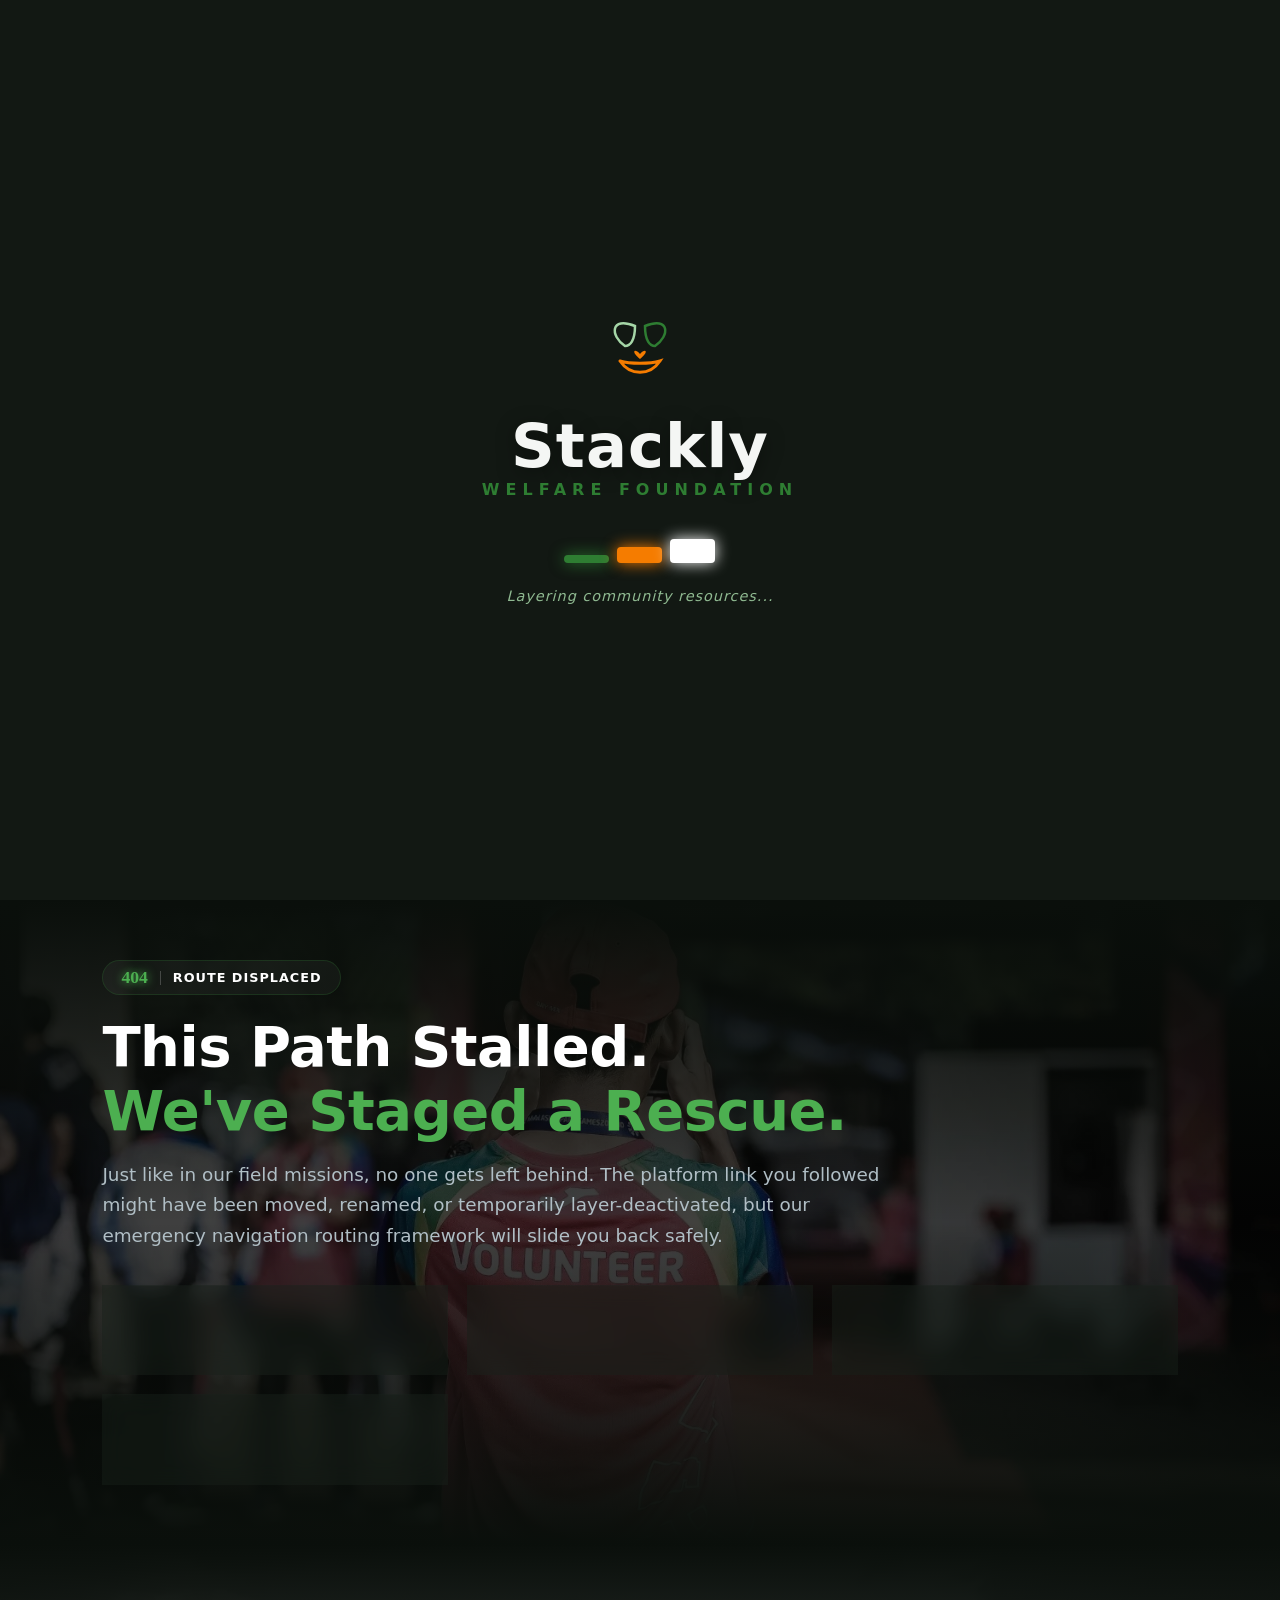
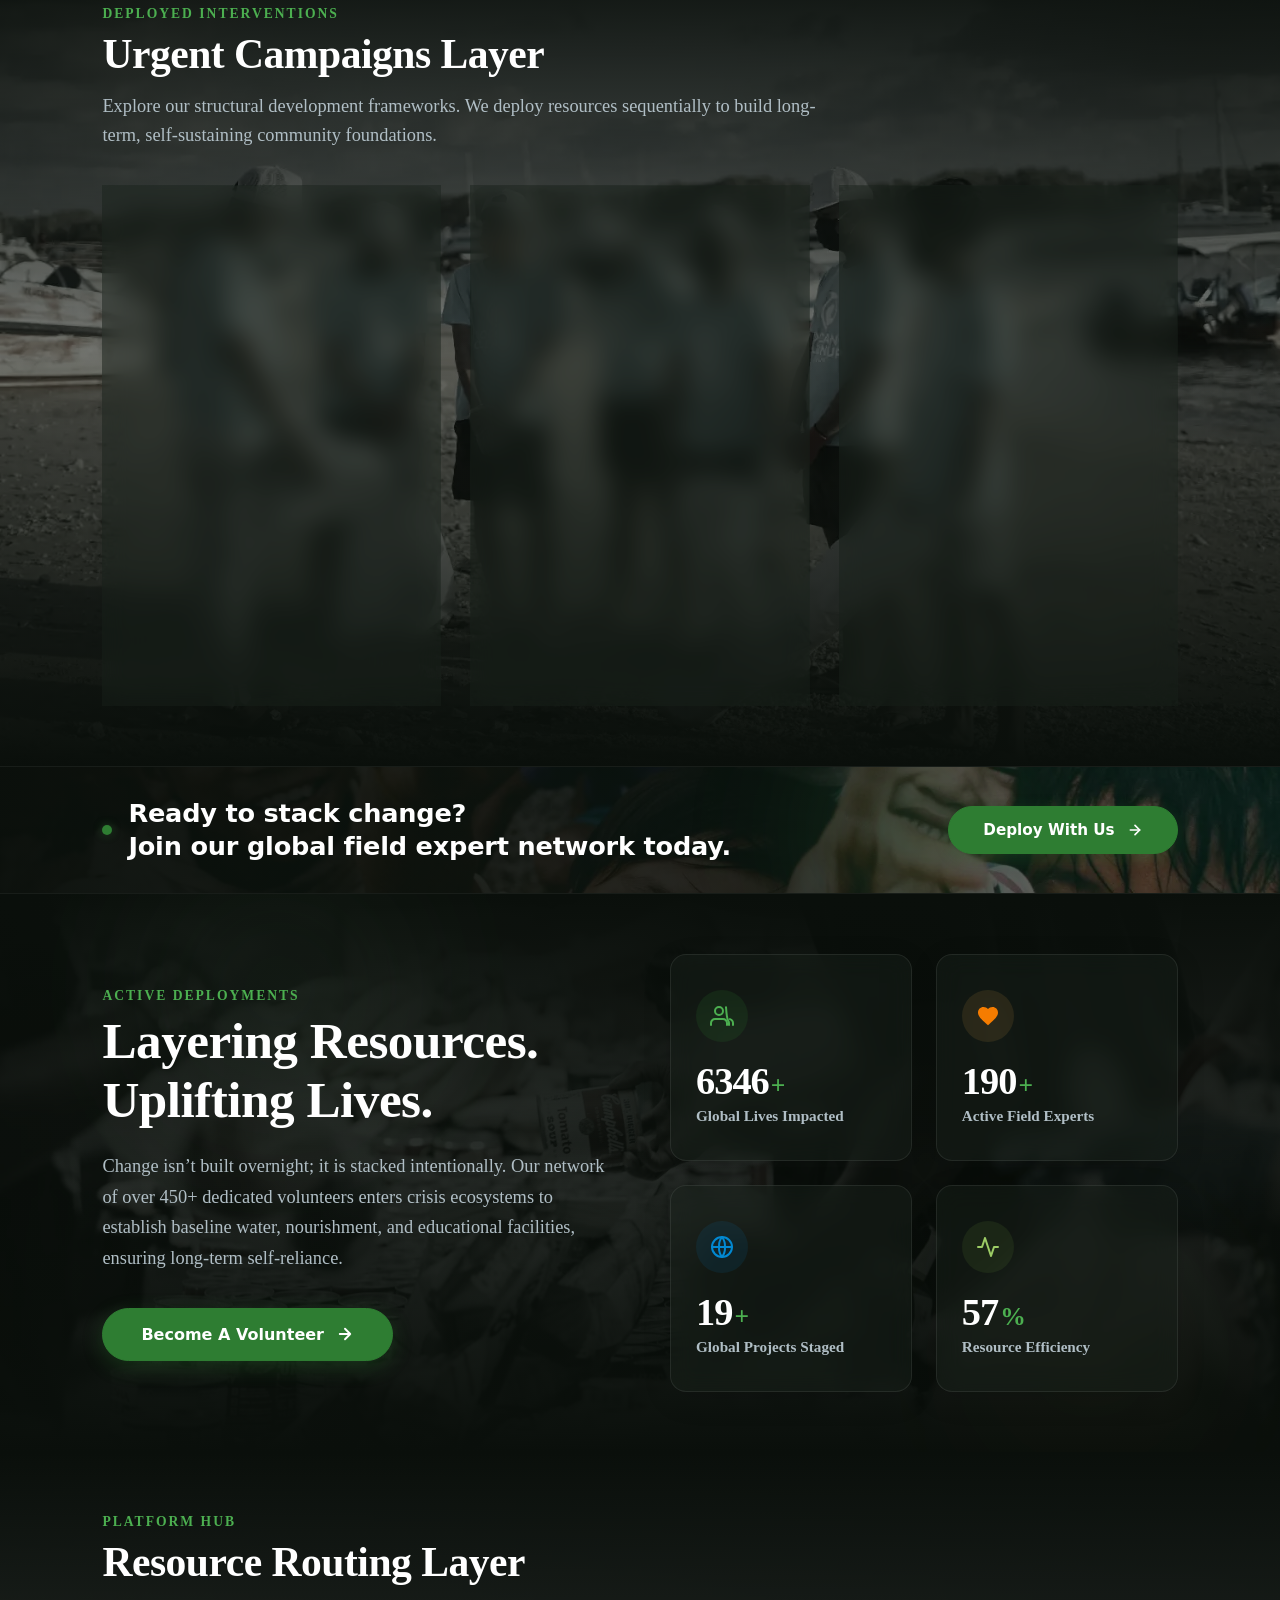
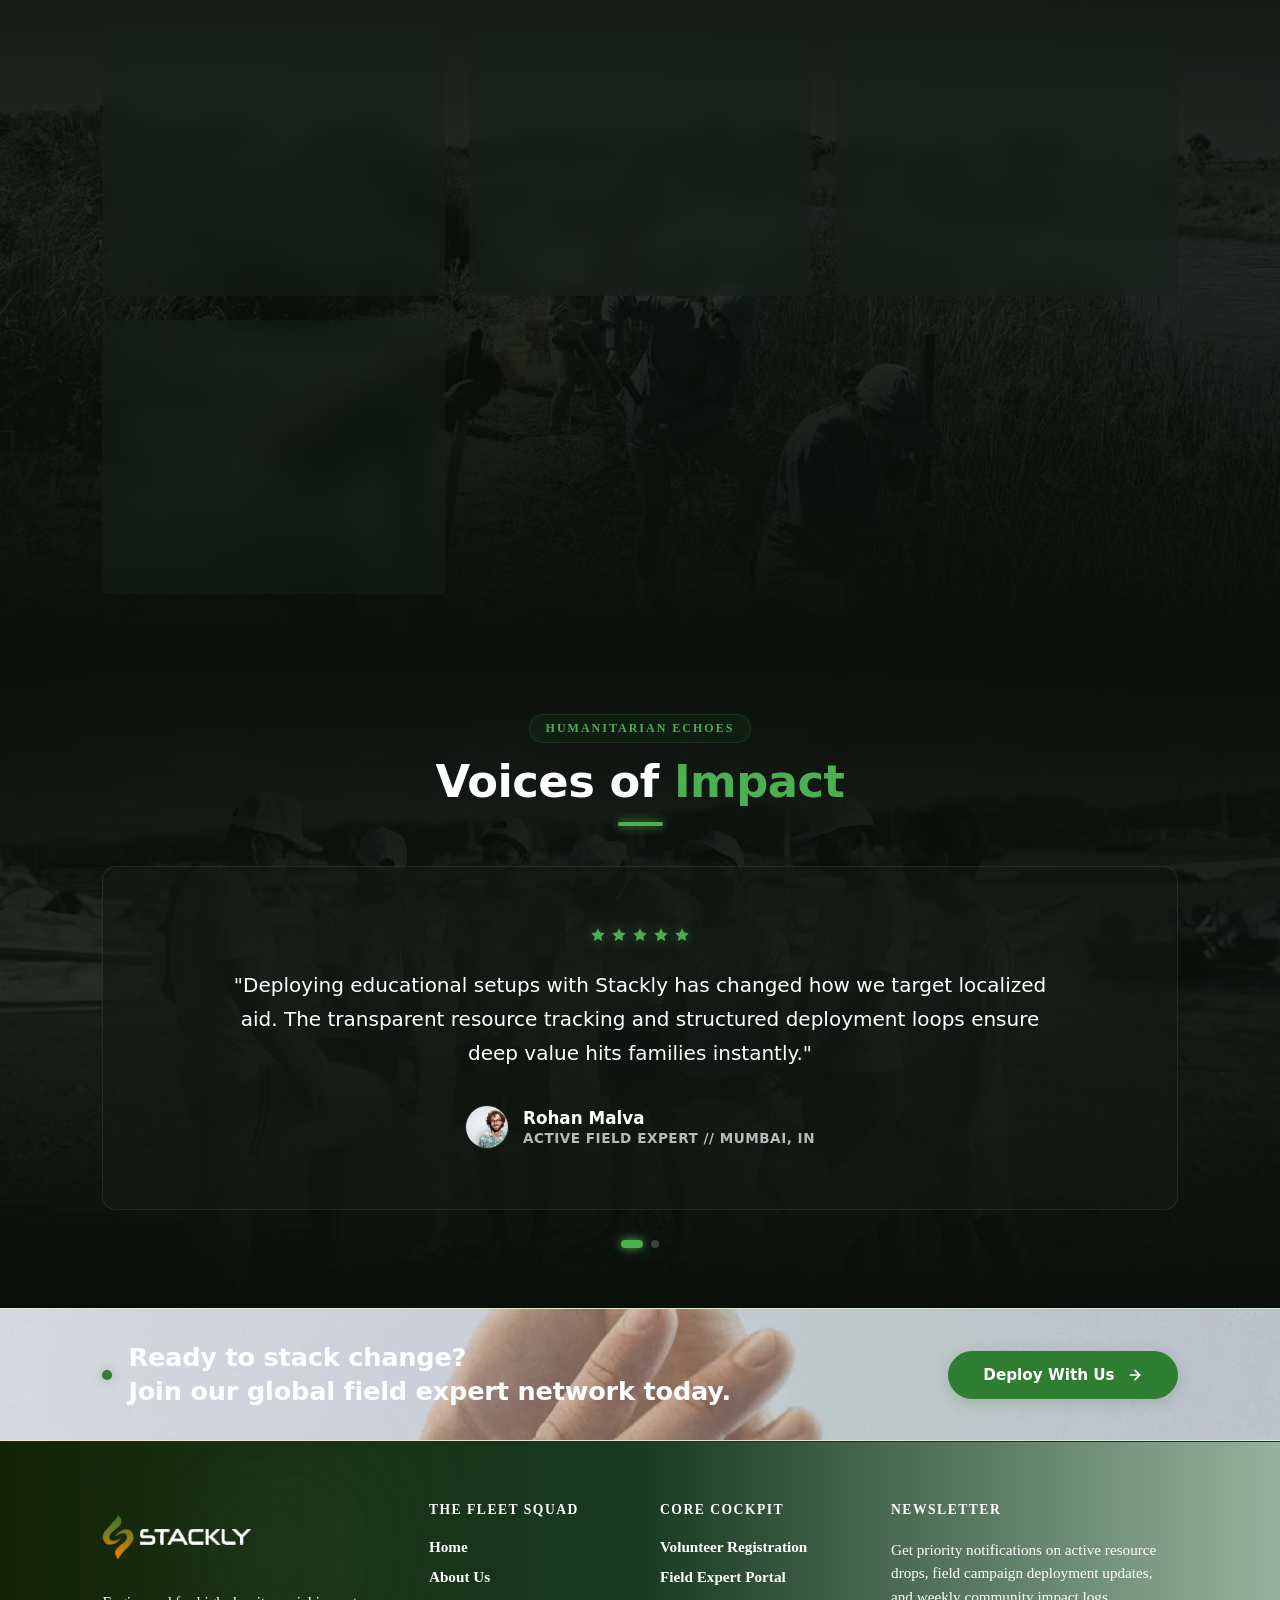
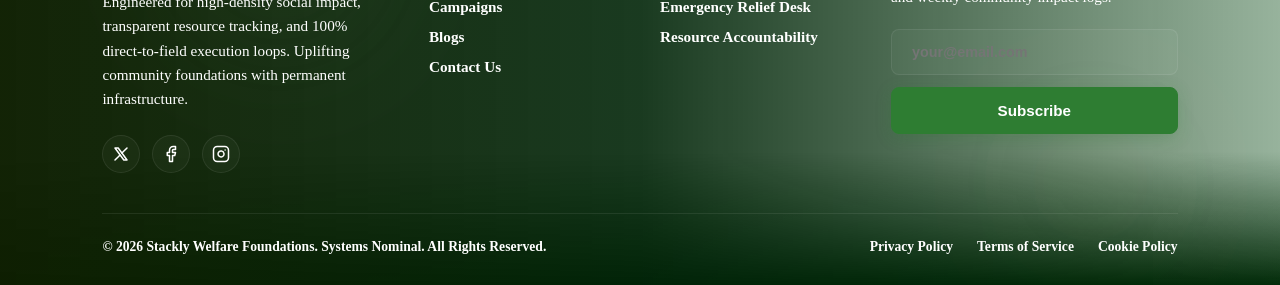
<file: index.html>
<!DOCTYPE html>
<html lang="en">
<head>
    <meta charset="UTF-8">
    <meta name="viewport" content="width=device-width, initial-scale=1.0">
    <title>Stackly Welfare Foundation</title>
    <meta name="description" content="Stackly Foundation - Layering support, stacking hope, and building sustainable futures for communities worldwide.">
    <link rel="stylesheet" href="style.css">
</head>
<body>

    <!-- Social Welfare Human-Centric Preloader -->
    <div id="welfare-preloader">
       

        <div class="preloader-body">
            
            <!-- Creative Visual Anchor: Responsive Vector Lifecycle Logo -->
            <div class="vector-logo-container">
                <svg xmlns="http://w3.org" viewBox="0 0 100 100" class="welfare-vector">
                    <!-- Layer 1: Left Growing Leaf (Vector) -->
                    <path class="vec-leaf-left" d="M35 50 C20 40, 20 20, 45 30 C45 45, 40 50, 35 50 Z" fill="none" stroke="#a5d6a7" stroke-width="2.5" stroke-linecap="round"/>
                    
                    <!-- Layer 2: Right Growing Leaf (Vector) -->
                    <path class="vec-leaf-right" d="M65 50 C80 40, 80 20, 55 30 C55 45, 60 50, 65 50 Z" fill="none" stroke="#2e7d32" stroke-width="2.5" stroke-linecap="round"/>
                    
                    <!-- Layer 3: Central Supporting Hands Cradle (Vector) -->
                    <path class="vec-hands-cradle" d="M30 65 C40 80, 60 80, 70 65 C60 68, 40 68, 30 65 Z" fill="none" stroke="#f57c00" stroke-width="3" stroke-linecap="round"/>
                    <path class="vec-heart" d="M50 58 C45 52, 40 55, 50 63 C60 55, 55 52, 50 58 Z" fill="#f57c00"/>
                </svg>
            </div>

            <!-- Brand Typography -->
            <h1 class="brand-title">Stackly</h1>
            <p class="brand-subtext">Welfare Foundation</p>

            <!-- Creative Stacking Block Loader (Symbolizes building blocks of life) -->
            <div class="building-blocks">
                <div class="block block-1"></div>
                <div class="block block-2"></div>
                <div class="block block-3"></div>
            </div>

            <!-- Real-time Mission Statement Reveal -->
            <div class="mission-ticker">
                <span id="ticker-text">Stacking Hope...</span>
            </div>
        </div>
    </div>

   
   <script>
    document.addEventListener("DOMContentLoaded", () => {
    
    const preloader = document.getElementById("welfare-preloader");
    const tickerText = document.getElementById("ticker-text");

    const structuralPhrases = [
        "Stacking hope...",
        "Layering community resources...",
        "Building reliable foundations..."
    ];

    setTimeout(() => { tickerText.innerText = structuralPhrases[1]; }, 1000);
    setTimeout(() => { tickerText.innerText = structuralPhrases[2]; }, 2000);

    // Smooth exit animation
    setTimeout(() => {
        preloader.style.opacity = "0";
        preloader.style.transform = "translateY(-40px)";
        
        setTimeout(() => {
            preloader.remove();
        }, 800);

    }, 3400); 
});

   </script>

 <!-- Floating Translucent Capsule Header Wrapper -->
<!-- Fixed Transparent Header Capsule Layer -->
<!-- Fixed Transparent Header Capsule Layer -->
<header class="site-header-floating">
    <div class="header-capsule-container">
        
        <!-- Brand Logo Block Area -->
        <a href="#" class="brand-logo-link" id="logoLink" aria-label="Stackly Home, Refresh Platform">
            <div class="logo-glow-layer"></div>
            <img src="./Assests/Social welfare - logo.webp" alt="Stackly Logo" class="brand-logo-img" onerror="this.style.display='none';">
           
        </a>

        <!-- Unified Slide-Out Sidebar Container (Exactly 75% Width on Mobile Layout Screens) -->
        <nav class="navigation-bar" id="navigationBar" aria-label="Primary Platform Navigation">
            
            <!-- Core Navigation Menu Links Matrix -->
            <ul class="menu-links-list" id="menuList">
                <li class="menu-item"><a href="index.html" class="nav-anchor active-route">Home</a></li>
                <li class="menu-item"><a href="about.html" class="nav-anchor">About Us</a></li>
                <li class="menu-item"><a href="campaigns.html" class="nav-anchor">Campaigns</a></li>
                <li class="menu-item"><a href="blogs.html" class="nav-anchor">Blog</a></li>
                <li class="menu-item"><a href="contact.html" class="nav-anchor">Contact</a></li>
            </ul>

            <!-- Nested Access Portal buttons (Keeps layout grouped neatly inside mobile overlays) -->
            <div class="auth-buttons-group" id="authGroup">
                <a href="login.html" class="btn-gateway btn-login-glass">Login</a>
                <a href="signup.html" class="btn-gateway btn-signup-glow">Sign Up</a>
            </div>

        </nav>

        <!-- Touch Optimized Menu Open/Close Toggle Hamburger Trigger -->
        <button class="hamburger-menu-trigger" id="hamburgerTrigger" aria-expanded="false" aria-controls="navigationBar" aria-label="Toggle Mobile Viewport Menu Openings">
            <span class="burger-bar bar-top"></span>
            <span class="burger-bar bar-mid"></span>
            <span class="burger-bar bar-bottom"></span>
        </button>

    </div>
</header>




<script>
  document.addEventListener("DOMContentLoaded", () => {

    const header = document.querySelector(".site-header-floating");
    const hamburgerTrigger = document.getElementById("hamburgerTrigger");
    const navAnchors = document.querySelectorAll(".nav-anchor");
    const bodyElement = document.body;

    // Hamburger State Switch Action Listener
    hamburgerTrigger.addEventListener("click", () => {
        const isMenuOpen = header.classList.toggle("mobile-active");
        hamburgerTrigger.setAttribute("aria-expanded", isMenuOpen);

        // Activates strict backdrop background navigation lock sequence
        if (isMenuOpen) {
            bodyElement.classList.add("scroll-locked");
        } else {
            bodyElement.classList.remove("scroll-locked");
        }
    });

    // Close panel container layout structure when target link executes
    navAnchors.forEach(anchor => {
        anchor.addEventListener("click", () => {
            header.classList.remove("mobile-active");
            bodyElement.classList.remove("scroll-locked");
            hamburgerTrigger.setAttribute("aria-expanded", "false");
        });
    });
});

</script>


<!-- Fresh Human-Centric Welfare Hero Component (SEO Friendly) -->
<section class="stackly-hero-viewport" id="home">
    
    <!-- Background Cinematic Asset Framework -->
    <div class="hero-media-backdrop">
        <!-- High-visibility bright community image fallback config -->
        <img src="./Assests/hero- bg.webp" alt="Supportive community hands working together seamlessly" class="hero-asset-img">
        <!-- Matte overlay tint ensuring zero contrast clashes with white typography -->
        <div class="hero-matte-mask"></div>
    </div>

    <!-- Uplifting Soft Ambient Glow Accents -->
    <div class="welfare-orb-glow glow-left"></div>
    <div class="welfare-orb-glow glow-right"></div>

    <!-- Main Content Presentation Array -->
    <div class="hero-central-container">
        <div class="hero-content-card">
            
            <!-- Glow-on-Hover Accessibility Badge Indicator -->
            <div class="hero-badge-pill">
                <span class="badge-heart-pulse">♥</span>
                <span class="badge-narrative-text">Building Brighter Futures Together</span>
            </div>

            <!-- Semantically Clean SEO Heading Stack with Hover Glow Text -->
            <h1 class="hero-title-main">
                Stacking Support.<br>
                <span class="highlight-green-text">Layering Hope.</span>
            </h1>

            <p class="hero-paragraph-description">
                Stackly Foundation brings communities together to uplift lives. By layering reliable educational setups, clean water systems, and local healthcare infrastructure, we are creating sustainable stepping stones out of poverty.
            </p>

            <!-- Creative Micro-Interaction Call-To-Action Layout Rows -->
            <div class="hero-button-cluster">
                <a href="campaigns.html" class="btn-hero-solid" aria-label="Explore our active social campaigns">
                    <span>Explore Campaigns</span>
                    <svg class="arrow-vector-icon" viewBox="0 0 24 24" fill="none" stroke="currentColor" stroke-width="2.5" stroke-linecap="round" stroke-linejoin="round">
                        <path d="M5 12H19M19 12L12 5M19 12L12 19"/>
                    </svg>
                </a>
                <a href="404.html" class="btn-hero-bordered" aria-label="Learn about our stacking methodology structures">
                    <span>Our Methodology</span>
                </a>
            </div>

        </div>
    </div>

    <!-- Scroll Track Micro-Indicator Anchor -->
    <div class="hero-scroll-indicator-box" aria-hidden="true">
        <div class="scroll-track-capsule">
            <div class="scroll-tracking-dot"></div>
        </div>
    </div>

</section>

<style>
    /* Hero Design Tokens Configuration Map - Matches Preloading Backdrop */
:root {
    /* Absolute deep organic charcoal matching your preloader */
    --preloader-dark-bg: #0a0f0b; 
    
    /* Enforced high contrast font color tokens mapping absolute visibility */
    --font-pure-white: #ffffff;
    --font-muted-white: #b0bec5;
    
    --stackly-active-green: #2e7d32;
    --stackly-hover-green: #1b5e20;
    --stackly-neon-glow: #4caf50;
    --cubic-fluid: cubic-bezier(0.25, 1, 0.5, 1);
}

/* === Structural Hero Frame & Tighter Padding Groundwork === */
.stackly-hero-viewport {
    position: relative;
    width: 100%;
    min-height: 100vh;
    display: flex;
    align-items: center;
    justify-content: flex-start;
    /* 160px top padding guarantees total headroom safety clearance below floating capsule navigation bars */
    padding: 160px 8% 60px 8%; 
    background-color: var(--preloader-dark-bg);
    overflow: hidden;
    z-index: 1;
}

/* Background Media Matte Masks Configuration */
.hero-media-backdrop {
    position: absolute;
    top: 0;
    left: 0;
    width: 100%;
    height: 100%;
    z-index: 2;
}

.hero-asset-img {
    width: 100%;
    height: 100%;
    object-fit: cover;
    object-position: center 30%;
    /* Darkened baseline visibility scale prevents text washing out completely */
    filter: brightness(0.38) contrast(1.02) saturate(1.05);
    transform: scale(1.03);
    animation: slowCinematicBreathe 24s ease-in-out infinite alternate;
}

.hero-matte-mask {
    position: absolute;
    top: 0;
    left: 0;
    width: 100%;
    height: 100%;
    /* Solid background feather gradient overlays ensure text legibility is locked */
    background: linear-gradient(90deg, rgba(10,15,11,0.96) 0%, rgba(10,15,11,0.85) 45%, rgba(10,15,11,0.3) 100%),
                linear-gradient(0deg, rgba(10,15,11,1) 0%, transparent 25%);
}

/* === Ambient Glow Backplates === */
.welfare-orb-glow {
    position: absolute;
    border-radius: 50%;
    z-index: 2;
    pointer-events: none;
    filter: blur(120px);
}

.glow-left {
    width: 500px;
    height: 500px;
    background: radial-gradient(circle, rgba(46,125,50,0.35) 0%, transparent 70%);
    top: 10%;
    left: -5%;
}

.glow-right {
    width: 400px;
    height: 400px;
    background: radial-gradient(circle, rgba(255,183,77,0.15) 0%, transparent 75%);
    bottom: 8%;
    left: 20%;
    animation: subtleSunlightPulse 10s ease-in-out infinite alternate;
}

/* === Typography Presentation Cards === */
.hero-central-container {
    width: 100%;
    max-width: 1440px;
    margin: 0 auto;
    position: relative;
    z-index: 3;
}

.hero-content-card {
    max-width: 740px;
    opacity: 0;
    transform: translateY(35px);
    animation: cleanEntranceReveal 0.9s var(--cubic-fluid) forwards;
}

/* Glow-on-Hover Badge Style Rules */
.hero-badge-pill {
    display: inline-flex;
    align-items: center;
    gap: 8px;
    background: rgba(255, 255, 255, 0.03);
    border: 1px solid rgba(46, 125, 50, 0.25);
    padding: 8px 18px;
    border-radius: 50px;
    margin-bottom: 24px;
    cursor: default;
    transition: all 0.3s var(--cubic-fluid);
}

.hero-badge-pill:hover {
    border-color: var(--stackly-neon-glow);
    box-shadow: 0 0 15px rgba(76, 175, 80, 0.4);
    transform: translateY(-1px);
}

.badge-heart-pulse {
    color: #d32f2f;
    font-size: 1.1rem;
    animation: heartPumpRate 1.4s infinite ease-in-out;
    display: inline-block;
}

.badge-narrative-text {
    font-family: 'Segoe UI', system-ui, sans-serif;
    color: var(--font-pure-white);
    font-size: 0.8rem;
    font-weight: 700;
    text-transform: uppercase;
    letter-spacing: 1px;
}

/* Enforced Sharp Font Clarity Elements */
.hero-title-main {
    font-family: 'Segoe UI', system-ui, sans-serif;
    font-size: 4.2rem;
    font-weight: 800;
    color: var(--font-pure-white); /* Locked Pure White Title */
    line-height: 1.15;
    letter-spacing: -0.5px;
    margin-bottom: 22px;
}

/* Modern Text Hover Glow Interface */
.highlight-green-text {
    color: var(--stackly-neon-glow);
    transition: all 0.4s var(--cubic-fluid);
    display: inline-block;
}

.highlight-green-text:hover {
    text-shadow: 0 0 25px rgba(76, 175, 80, 0.6), 0 0 50px rgba(76, 175, 80, 0.3);
    transform: scale(1.02);
}

.hero-paragraph-description {
    font-family: 'Segoe UI', system-ui, sans-serif;
    font-size: 1.15rem;
    line-height: 1.65;
    color: var(--font-muted-white); /* High visibility subtext grey */
    margin-bottom: 38px;
}

/* === Button Clusters & Advanced Interactive Hover Glows === */
.hero-button-cluster {
    display: flex;
    flex-wrap: wrap;
    gap: 16px;
    align-items: center;
}

.btn-hero-solid {
    display: inline-flex;
    align-items: center;
    gap: 10px;
    font-family: 'Segoe UI', system-ui, sans-serif;
    text-decoration: none;
    color: var(--font-pure-white);
    background-color: var(--stackly-active-green);
    border: 1px solid var(--stackly-active-green);
    padding: 16px 36px;
    border-radius: 50px;
    font-weight: 600;
    font-size: 1rem;
    box-shadow: 0 6px 20px rgba(46, 125, 50, 0.3);
    transition: all 0.4s var(--cubic-fluid);
}

.arrow-vector-icon {
    width: 18px;
    height: 18px;
    transition: transform 0.3s ease;
}

.btn-hero-solid:hover {
    background-color: var(--stackly-hover-green);
    border-color: var(--stackly-hover-green);
    transform: translateY(-3px);
    box-shadow: 0 10px 30px rgba(76, 175, 80, 0.5), 0 0 15px rgba(76, 175, 80, 0.4);
}

.btn-hero-solid:hover .arrow-vector-icon {
    transform: translateX(5px);
}

.btn-hero-bordered {
    display: inline-flex;
    font-family: 'Segoe UI', system-ui, sans-serif;
    text-decoration: none;
    color: var(--font-pure-white);
    background: rgba(255,255,255,0.02);
    border: 2px solid var(--stackly-active-green);
    padding: 14px 34px;
    border-radius: 50px;
    font-weight: 600;
    font-size: 1rem;
    transition: all 0.4s var(--cubic-fluid);
}

.btn-hero-bordered:hover {
    background: var(--stackly-active-green);
    color: var(--font-pure-white);
    transform: translateY(-2px);
    box-shadow: 0 6px 25px rgba(46, 125, 50, 0.4);
}

/* === Layout Micro-Indicators === */
.hero-scroll-indicator-box {
    position: absolute;
    bottom: 4%;
    left: 50%;
    transform: translateX(-50%);
    z-index: 3;
}

.scroll-track-capsule {
    width: 24px;
    height: 38px;
    border: 2px solid rgba(255, 255, 255, 0.25);
    border-radius: 12px;
    position: relative;
    display: flex;
    justify-content: center;
}

.scroll-tracking-dot {
    width: 4px;
    height: 8px;
    background-color: var(--stackly-neon-glow);
    border-radius: 2px;
    position: absolute;
    top: 6px;
    animation: trackDotDrop 1.8s infinite ease-in-out;
}

/* === Unified System Keyframes === */
@keyframes slowCinematicBreathe {
    0% { transform: scale(1.02) translate(0, 0); }
    100% { transform: scale(1.07) translate(10px, -5px); }
}

@keyframes subtleSunlightPulse {
    0% { opacity: 0.3; transform: scale(0.96); }
    100% { opacity: 0.6; transform: scale(1.04); }
}

@keyframes cleanEntranceReveal {
    to { transform: translateY(0); opacity: 1; }
}

@keyframes heartPumpRate {
    0%, 100% { transform: scale(1); }
    30% { transform: scale(1.25); }
    45% { transform: scale(1.15); }
    60% { transform: scale(1.3); }
}

@keyframes trackDotDrop {
    0% { top: 6px; opacity: 1; }
    80% { top: 20px; opacity: 0; }
    100% { top: 6px; opacity: 0; }
}

/* === Grid Viewport Responsiveness === */
@media (max-width: 1024px) {
    .hero-title-main { font-size: 3.4rem; }
}

@media (max-width: 768px) {
    .stackly-hero-viewport {
        padding: 160px 6% 60px 6%;
        justify-content: center;
        text-align: center;
    }

    .hero-matte-mask {
        background: linear-gradient(0deg, rgba(10,15,11,1) 0%, rgba(10,15,11,0.94) 100%);
    }

    .hero-badge-pill { margin-left: auto; margin-right: auto; }
    .hero-title-main { font-size: 2.4rem; }
    .hero-paragraph-description { font-size: 1rem; }
    .hero-button-cluster { justify-content: center; }
    
    .btn-hero-solid, .btn-hero-bordered {
        width: 100%;
        justify-content: center;
    }

    .hero-scroll-indicator-box { display: none; }
}

</style>

<script>
    document.addEventListener("DOMContentLoaded", () => {
    
    const heroViewport = document.querySelector(".stackly-hero-viewport");
    const contentCard = document.querySelector(".hero-content-card");

    // Tracks desktop mouse pointer coordinates to add a subtle interactive parallax offset 
    if (window.matchMedia("(pointer: fine)").matches) {
        
        heroViewport.addEventListener("mousemove", (e) => {
            const width = window.innerWidth;
            const height = window.innerHeight;

            const normalizedX = (e.clientX / width) - 0.5;
            const normalizedY = (e.clientY / height) - 0.5;

            // Fluid micro parallax coordinate offsets
            const textX = normalizedX * 12; 
            const textY = normalizedY * 12;

            contentCard.style.transform = `translate(${textX}px, ${textY}px)`;
        });

        heroViewport.addEventListener("mouseleave", () => {
            contentCard.style.transform = `translate(0px, 0px)`;
        });
    }
});

</script>

<!-- Humanitarian 404 System Rescue Grid (SEO Friendly & Accessibility Validated Layout) -->
<section class="stackly-rescue-matrix" id="rescue-panel" aria-label="Stackly Foundation Broken Link Recovery Terminal">
    
    <!-- Cinematic Background Asset Framework -->
    <div class="rescue-media-backdrop">
        <!-- Welcoming bright community support backdrop image -->
        <img src="./Assests/home - bg 2 volunteer.webp" alt="Volunteers joining hands mapping community unity layout networks" class="rescue-asset-img">
        <!-- Deep velvet masking tint keeping typography crisp with zero color bleeding -->
        <div class="rescue-matte-mask"></div>
    </div>

    <div class="rescue-central-container">
        
        <!-- Section Header Layer with Compressed Margins -->
        <div class="rescue-section-header">
            <!-- Modern kinetic 404 diagnostic badge overlay -->
            <div class="error-badge-matrix">
                <span class="error-code-glow">404</span>
                <span class="error-divider-line"></span>
                <span class="error-status-label">Route Displaced</span>
            </div>
            <h2 class="rescue-title-main">This Path Stalled.<br><span class="highlight-green-text">We've Staged a Rescue.</span></h2>
            <p class="rescue-paragraph-description">
                Just like in our field missions, no one gets left behind. The platform link you followed might have been moved, renamed, or temporarily layer-deactivated, but our emergency navigation routing framework will slide you back safely.
            </p>
        </div>

        <!-- 4-Column Responsive Dynamic Card Grid Matrix Map (Vector Icons Only) -->
        <div class="rescue-navigation-grid">
            
            <!-- Link Node 01: Homepage -->
            <a href="index.html" class="btn-rescue-action" aria-label="Return safely to core platform homepage viewport">
                <div class="btn-glow-backplate"></div>
                <!-- Custom Vector Icon: Safe House Layout Base -->
                <svg class="rescue-vector-svg" viewBox="0 0 24 24" fill="none" stroke="currentColor" stroke-width="2.5" stroke-linecap="round" stroke-linejoin="round">
                    <path d="M3 9l9-7 9 7v11a2 2 0 0 1-2 2H5a2 2 0 0 1-2-2z"></path>
                    <polyline points="9 22 9 12 15 12 15 22"></polyline>
                </svg>
                <div class="rescue-link-meta">
                    <h4>Homepage Central</h4>
                    <p>Access our main operational workspace</p>
                </div>
            </a>

            <!-- Link Node 02: Campaigns -->
            <a href="campaigns.html" class="btn-rescue-action" aria-label="Explore urgent community development campaigns layers">
                <div class="btn-glow-backplate"></div>
                <!-- Custom Vector Icon: Intervention Layer Grid -->
                <svg class="rescue-vector-svg" viewBox="0 0 24 24" fill="none" stroke="currentColor" stroke-width="2.5" stroke-linecap="round" stroke-linejoin="round">
                    <polyline points="22 12 16 12 14 15 10 15 8 12 2 12"></polyline>
                    <path d="M5.45 5.11L2 12v6a2 2 0 0 0 2 2h16a2 2 0 0 0 2-2v-6l-3.45-6.89A2 2 0 0 0 16.76 4H7.24a2 2 0 0 0-1.79 1.11z"></path>
                </svg>
                <div class="rescue-link-meta">
                    <h4>Urgent Campaigns</h4>
                    <p>Explore current intervention layers</p>
                </div>
            </a>

            <!-- Link Node 03: About/Metrics -->
            <a href="about.html" class="btn-rescue-action" aria-label="Learn about our stacking methodology framework analytics">
                <div class="btn-glow-backplate"></div>
                <!-- Custom Vector Icon: Analytics Performance Wheel -->
                <svg class="rescue-vector-svg" viewBox="0 0 24 24" fill="none" stroke="currentColor" stroke-width="2.5" stroke-linecap="round" stroke-linejoin="round">
                    <path d="M21.21 15.89A10 10 0 1 1 8 2.83"></path>
                    <path d="M22 12A10 10 0 0 0 12 2v10z"></path>
                </svg>
                <div class="rescue-link-meta">
                    <h4>Impact Matrix</h4>
                    <p>Verify our audited performance records</p>
                </div>
            </a>

            <!-- Link Node 04: Support/Reporting Terminal -->
            <a href="contact.html" class="btn-rescue-action" aria-label="Submit a support ticket regarding the broken link error">
                <div class="btn-glow-backplate"></div>
                <!-- Custom Vector Icon: Warning Triangle Desk -->
                <svg class="rescue-vector-svg warning-node" viewBox="0 0 24 24" fill="none" stroke="currentColor" stroke-width="2.5" stroke-linecap="round" stroke-linejoin="round">
                    <path d="M10.29 3.86L1.82 18a2 2 0 0 0 1.71 3h16.94a2 2 0 0 0 1.71-3L13.71 3.86a2 2 0 0 0-3.42 0z"></path>
                    <line x1="12" y1="9" x2="12" y2="13"></line>
                    <line x1="12" y1="17" x2="12.01" y2="17"></line>
                </svg>
                <div class="rescue-link-meta">
                    <h4>Report Broken Link</h4>
                    <p>Alert our technical operations team</p>
                </div>
            </a>

        </div>

    </div>
</section>

<style>
    /* 404 System Rescue Theme Layout Tokens - Sourced from Preloading Blueprint */
:root {
    /* Absolute deep organic charcoal matching your preloading page */
    --preloader-dark-bg: #0a0f0b; 
    
    /* Text Color Tokens Enforcing Perfect Visibility Over Dark Surfaces */
    --font-pure-white: #ffffff;
    --font-muted-white: #b0bec5;
    
    --stackly-neon-glow: #4caf50;
    --card-surface-charcoal: rgba(25, 35, 28, 0.45);
    --card-border-subtle: rgba(255, 255, 255, 0.08);
    --fluid-bezier: cubic-bezier(0.25, 1, 0.5, 1);
}

/* === Structural Frame & Tighter Padding Groundwork === */
.stackly-rescue-matrix {
    position: relative;
    width: 100%;
    /* Tight padding parameters completely deletes empty white spaces between page blocks */
    padding: 60px 8%; 
    background-color: var(--preloader-dark-bg);
    overflow: hidden;
    z-index: 1;
}

/* Background Media Framework Architecture */
.rescue-media-backdrop {
    position: absolute;
    top: 0;
    left: 0;
    width: 100%;
    height: 100%;
    z-index: 1;
}

.rescue-asset-img {
    width: 100%;
    height: 100%;
    object-fit: cover;
    object-position: center center;
    /* Soft dark profile makes background vectors print cleanly underneath content grid cards */
    filter: brightness(0.25) contrast(0.98); 
}

.rescue-matte-mask {
    position: absolute;
    top: 0;
    left: 0;
    width: 100%;
    height: 100%;
    background: linear-gradient(180deg, var(--preloader-dark-bg) 0%, transparent 50%, var(--preloader-dark-bg) 100%);
}

.rescue-central-container {
    width: 100%;
    max-width: 1440px;
    margin: 0 auto;
    position: relative;
    z-index: 3;
}

/* === Header Blocks with Less Spacing === */
.rescue-section-header {
    max-width: 780px;
    margin-bottom: 35px; /* Slashed vertical space to pull card rows close to headings */
    opacity: 0;
    transform: translateY(20px);
    animation: cleanEntranceReveal 0.8s var(--fluid-bezier) forwards;
}

/* Modern Diagnostic Badge */
.error-badge-matrix {
    display: inline-flex;
    align-items: center;
    gap: 12px;
    background: rgba(255, 255, 255, 0.04);
    border: 1px solid rgba(46, 125, 50, 0.25);
    padding: 6px 18px;
    border-radius: 50px;
    margin-bottom: 20px;
}

.error-code-glow {
    font-size: 1.1rem;
    font-weight: 900;
    color: var(--stackly-neon-glow);
    text-shadow: 0 0 10px var(--stackly-neon-glow);
}

.error-divider-line {
    width: 1px;
    height: 14px;
    background-color: rgba(255, 255, 255, 0.2);
}

.error-status-label {
    font-family: 'Segoe UI', system-ui, sans-serif;
    color: var(--font-pure-white);
    font-size: 0.8rem;
    font-weight: 700;
    text-transform: uppercase;
    letter-spacing: 1px;
}

/* Enforced Highly Visible Fonts Core */
.rescue-title-main {
    font-family: 'Segoe UI', system-ui, sans-serif;
    font-size: 3.5rem;
    font-weight: 800;
    color: var(--font-pure-white); /* Locked Clean White */
    line-height: 1.15;
    letter-spacing: -0.5px;
    margin-bottom: 16px;
}

.highlight-green-text {
    color: var(--stackly-neon-glow);
}

.rescue-paragraph-description {
    font-family: 'Segoe UI', system-ui, sans-serif;
    font-size: 1.15rem;
    line-height: 1.65;
    color: var(--font-muted-white); /* Locked Muted Visibility Grey */
    margin-bottom: 0px;
}

/* === 4-Column Responsive Drawer Grid Layout Maps === */
.rescue-navigation-grid {
    display: grid;
    grid-template-columns: repeat(auto-fit, minmax(260px, 1fr));
    gap: 20px;
    margin-top: 35px;
}

.btn-rescue-action {
    position: relative;
    background-color: var(--card-surface-charcoal);
    border: 1px solid var(--card-border-subtle);
    backdrop-filter: blur(12px);
    -webkit-backdrop-filter: blur(12px);
    padding: 24px;
    border-radius: 14px;
    text-decoration: none;
    display: flex;
    align-items: center;
    gap: 20px;
    overflow: hidden;
    z-index: 1;
    opacity: 0;
    transform: translateY(25px);
    animation: cleanEntranceReveal 0.8s var(--fluid-bezier) 0.15s forwards;
}

/* Cursor Tracking Radial Glow Plate */
.btn-glow-backplate {
    position: absolute;
    top: 0;
    left: 0;
    width: 100%;
    height: 100%;
    background: radial-gradient(circle at var(--mouse-x, 50%) var(--mouse-y, 50%), rgba(76, 175, 80, 0.2) 0%, transparent 65%);
    opacity: 0;
    z-index: -1;
    transition: opacity 0.3s ease;
    pointer-events: none;
}

.btn-rescue-action:hover .btn-glow-backplate {
    opacity: 1;
}

.btn-rescue-action:hover {
    transform: translateY(-4px);
    box-shadow: 0 10px 25px rgba(46, 125, 50, 0.15);
    border-color: var(--stackly-neon-glow);
}

/* Vector Only Icons Layout Specs */
.rescue-vector-svg {
    width: 24px;
    height: 24px;
    color: var(--stackly-neon-glow);
    flex-shrink: 0;
    transition: transform 0.4s var(--fluid-bezier);
}

.rescue-vector-svg.warning-node {
    color: #ffb74d; /* Amber warning vector indicator tracking token */
}

.btn-rescue-action:hover .rescue-vector-svg {
    transform: scale(1.1) rotate(-4deg);
    filter: drop-shadow(0 0 8px var(--stackly-neon-glow));
}

/* Meta Strings Elements Layout Mapping */
.rescue-link-meta {
    display: flex;
    flex-direction: column;
    align-items: flex-start;
}

.rescue-link-meta h4 {
    font-size: 1.1rem;
    font-weight: 800;
    color: var(--font-pure-white); /* Locked White Title */
    margin-bottom: 2px;
    line-height: 1.2;
}

.rescue-link-meta p {
    font-size: 0.85rem;
    color: var(--font-muted-white); /* High clarity label subtext */
    font-weight: 600;
    text-align: left;
}

/* === System Keyframes === */
@keyframes cleanEntranceReveal {
    to { transform: translateY(0); opacity: 1; }
}

/* Stagger card load arrays lines */
.btn-rescue-action:nth-child(1) { animation-delay: 0.1s; }
.btn-rescue-action:nth-child(2) { animation-delay: 0.2s; }
.btn-rescue-action:nth-child(3) { animation-delay: 0.3s; }
.btn-rescue-action:nth-child(4) { animation-delay: 0.4s; }

/* === Device Responsiveness Queries === */
@media (max-width: 768px) {
    .stackly-rescue-matrix { padding: 40px 6%; text-align: center; }
    .error-badge-matrix { margin-left: auto; margin-right: auto; }
    .rescue-title-main { font-size: 2.4rem; }
    .rescue-navigation-grid { grid-template-columns: 1fr; gap: 15px; width: 100%; }
    
    .btn-rescue-action { padding: 20px; }
    .rescue-link-meta { align-items: center; text-align: center; }
    .rescue-link-meta p { text-align: center; }
}

</style>

<script>
    document.addEventListener("DOMContentLoaded", () => {
    
    const rescueButtons = document.querySelectorAll(".btn-rescue-action");

    // Tracks fine desktop pointing devices to project the interactive radial glow plates
    if (window.matchMedia("(pointer: fine)").matches) {
        rescueButtons.forEach(button => {
            button.addEventListener("mousemove", (event) => {
                const rect = button.getBoundingClientRect();
                
                // Track spatial mouse coordinate position inside target buttons dimensions
                const innerX = event.clientX - rect.left;
                const innerY = event.clientY - rect.top;

                button.style.setProperty("--mouse-x", `${innerX}px`);
                button.style.setProperty("--mouse-y", `${innerY}px`);
            });
        });
    }
});

</script>

<!-- Humanitarian Active Matrix Campaigns Grid (SEO Friendly Schema Architecture) -->
<section class="stackly-welfare-matrix" id="campaigns" aria-label="Stackly Foundation Urgent Campaigns">
    
    <!-- Narrative Graphic Background Element with Explicit Image Tag -->
    <div class="matrix-media-canvas">
        <!-- Bright organic imagery representing community renewal -->
        <img src="./Assests/grp volu.webp" alt="Lush foliage grid mapping organic growth and structural community revival tracks" class="matrix-display-img">
        <div class="matrix-matte-mask"></div>
    </div>

    <div class="matrix-central-container">
        
        <!-- Section Header Node with Compressed Vertical Spacing -->
        <div class="matrix-section-header">
            <span class="matrix-mini-tag">Deployed Interventions</span>
            <h2 class="matrix-title-main">Urgent Campaigns Layer</h2>
            <p class="matrix-paragraph-description">
                Explore our structural development frameworks. We deploy resources sequentially to build long-term, self-sustaining community foundations.
            </p>
        </div>

        <!-- 3-Column Responsive Dynamic Card Grid Platform Matrix Map -->
        <div class="campaigns-fluid-grid">
            
            <!-- Card Node 01: Children's Education -->
            <article class="campaign-glow-card" itemscope itemtype="https://schema.org">
                <div class="card-glow-backplate"></div>
                
                <div class="card-media-frame">
                    <img src="./Assests/education.webp" alt="Underprivileged children learning in structured class environments" class="card-visual-img" itemprop="image">
                    <span class="card-category-tag tag-edu">Education</span>
                </div>

                <div class="card-body-presentation">
                    <h3 class="card-title-text" itemprop="name">Primary Learning Stacks</h3>
                    <p class="card-description-para" itemprop="description">
                        Building physical classrooms, supplying interactive learning gear, and staging professional educator deployment loops.
                    </p>

                    <!-- Real-time Progress Bar Layer metrics -->
                    <div class="card-funding-metric">
                        <div class="metric-labels-row">
                            <span class="raised-text">Raised: <strong>$14,250</strong></span>
                            <span class="percentage-text">71%</span>
                        </div>
                        <div class="progress-track-rail">
                            <div class="progress-fill-bar bar-edu" style="--target-width: 71%;"></div>
                        </div>
                    </div>

                    <a href="404.html" class="btn-card-action action-edu" aria-label="Support Primary Learning Stacks Campaign">
                        <span>Fund This Layer</span>
                    </a>
                </div>
            </article>

            <!-- Card Node 02: Clean Water Initiatives -->
            <article class="campaign-glow-card" itemscope itemtype="https://schema.org">
                <div class="card-glow-backplate"></div>
                
                <div class="card-media-frame">
                    <img src="./Assests/clean water.webp" alt="Deep water filtration well systems processing fresh output water" class="card-visual-img" itemprop="image">
                    <span class="card-category-tag tag-water">Clean Water</span>
                </div>

                <div class="card-body-presentation">
                    <h3 class="card-title-text" itemprop="name">Sustainable Aquifer Grids</h3>
                    <p class="card-description-para" itemprop="description">
                        Drilling deep solar-powered community wells and establishing regional micro-filtration distribution pipelines.
                    </p>

                    <div class="card-funding-metric">
                        <div class="metric-labels-row">
                            <span class="raised-text">Raised: <strong>$22,800</strong></span>
                            <span class="percentage-text">91%</span>
                        </div>
                        <div class="progress-track-rail">
                            <div class="progress-fill-bar bar-water" style="--target-width: 91%;"></div>
                        </div>
                    </div>

                    <a href="404.html" class="btn-card-action action-water" aria-label="Support Sustainable Aquifer Grids Campaign">
                        <span>Fund This Layer</span>
                    </a>
                </div>
            </article>

            <!-- Card Node 03: Healthcare Support -->
            <article class="campaign-glow-card" itemscope itemtype="https://schema.org">
                <div class="card-glow-backplate"></div>
                
                <div class="card-media-frame">
                    <img src="./Assests/healthcare.webp" alt="Free healthcare checkup deployments providing diagnostic resources" class="card-visual-img" itemprop="image">
                    <span class="card-category-tag tag-health">Healthcare</span>
                </div>

                <div class="card-body-presentation">
                    <h3 class="card-title-text" itemprop="name">Mobile Health Enclaves</h3>
                    <p class="card-description-para" itemprop="description">
                        Organizing local clinical screening trucks, emergency medical supply access, and maternal health monitoring camps.
                    </p>

                    <div class="card-funding-metric">
                        <div class="metric-labels-row">
                            <span class="raised-text">Raised: <strong>$8,400</strong></span>
                            <span class="percentage-text">42%</span>
                        </div>
                        <div class="progress-track-rail">
                            <div class="progress-fill-bar bar-health" style="--target-width: 42%;"></div>
                        </div>
                    </div>

                    <a href="404.html" class="btn-card-action action-health" aria-label="Support Mobile Health Enclaves Campaign">
                        <span>Fund This Layer</span>
                    </a>
                </div>
            </article>

        </div>

    </div>
</section>

<style>
    /* Core Variable Tokens - Aligned Perfectly with Deep Preloader Velvet Black */
:root {
    --preloader-dark-bg: #0a0f0b; 
    --font-pure-white: #ffffff;
    --font-muted-white: #b0bec5;
    
    --stackly-welfare-green: #2e7d32;
    --stackly-neon-glow: #4caf50;
    --card-surface-charcoal: rgba(25, 35, 28, 0.45);
    --card-border-subtle: rgba(255, 255, 255, 0.08);
    --fluid-bezier: cubic-bezier(0.25, 1, 0.5, 1);
}

/* === Structural Frame & Tighter Padding Groundwork === */
.stackly-welfare-matrix {
    position: relative;
    width: 100%;
    /* Snug padding configuration eliminates extra dead spaces between blocks */
    padding: 60px 8%;
    background-color: var(--preloader-dark-bg);
    overflow: hidden;
    z-index: 1;
}

/* Background Cinematic Matte Controls */
.matrix-media-canvas {
    position: absolute;
    top: 0;
    left: 0;
    width: 100%;
    height: 100%;
    z-index: 1;
}

.matrix-display-img {
    width: 100%;
    height: 100%;
    object-fit: cover;
    opacity: 0.45; /* Subdued backdrop image allows white text layers to pop */
    filter: saturate(0.2);
}

.matrix-matte-mask {
    position: absolute;
    top: 0;
    left: 0;
    width: 100%;
    height: 100%;
    background: linear-gradient(180deg, var(--preloader-dark-bg) 0%, transparent 50%, var(--preloader-dark-bg) 100%);
}

.matrix-central-container {
    width: 100%;
    max-width: 1440px;
    margin: 0 auto;
    position: relative;
    z-index: 3;
}

/* === Header Blocks with Less Spacing === */
.matrix-section-header {
    max-width: 740px;
    margin-bottom: 35px; /* Slashed space snaps card rows close to header texts */
    opacity: 0;
    transform: translateY(20px);
    transition: opacity 0.6s var(--fluid-bezier), transform 0.6s var(--fluid-bezier);
}

.matrix-mini-tag {
    display: inline-block;
    color: var(--stackly-neon-glow);
    font-size: 0.85rem;
    font-weight: 700;
    text-transform: uppercase;
    letter-spacing: 2px;
    margin-bottom: 8px;
}

.matrix-title-main {
    font-size: 2.6rem;
    font-weight: 800;
    color: var(--font-pure-white); /* Locked White Readability Heading */
    letter-spacing: -0.5px;
    line-height: 1.2;
    margin-bottom: 12px;
}

.matrix-paragraph-description {
    font-size: 1.15rem;
    line-height: 1.6;
    color: var(--font-muted-white);
}

/* === 3-Column Responsive Drawer Grid Layout Maps === */
.campaigns-fluid-grid {
    display: grid;
    grid-template-columns: repeat(auto-fit, minmax(320px, 1fr));
    gap: 30px;
}

/* Card Module & Glassmorphic Backdrop Structure */
.campaign-glow-card {
    position: relative;
    background-color: var(--card-surface-charcoal);
    border: 1px solid var(--card-border-subtle);
    backdrop-filter: blur(12px);
    -webkit-backdrop-filter: blur(12px);
    border-radius: 16px;
    overflow: hidden;
    display: flex;
    flex-direction: column;
    z-index: 1;
    opacity: 0;
    transform: translateY(30px);
    transition: transform 0.5s var(--fluid-bezier), box-shadow 0.5s var(--fluid-bezier), border-color 0.5s;
}

/* Cursor Tracking Radial Glow Plate */
.card-glow-backplate {
    position: absolute;
    top: 0;
    left: 0;
    width: 100%;
    height: 100%;
    background: radial-gradient(circle at var(--mouse-x, 50%) var(--mouse-y, 50%), rgba(76, 175, 80, 0.15) 0%, transparent 65%);
    opacity: 0;
    z-index: -1;
    transition: opacity 0.3s ease;
    pointer-events: none;
}

.campaign-glow-card:hover .card-glow-backplate {
    opacity: 1;
}

.campaign-glow-card:hover {
    transform: translateY(-6px);
    box-shadow: 0 12px 35px rgba(46, 125, 50, 0.2);
    border-color: var(--stackly-neon-glow);
}

/* Card Media Containers */
.card-media-frame {
    position: relative;
    width: 100%;
    height: 220px;
    overflow: hidden;
}

.card-visual-img {
    width: 100%;
    height: 100%;
    object-fit: cover;
    filter: brightness(0.85); /* Balanced dark scaling protects tags contrast */
    transition: transform 0.8s var(--fluid-bezier);
}

.campaign-glow-card:hover .card-visual-img {
    transform: scale(1.05);
}

/* Responsive Custom Category Tags Layout (Vector Icons Styled) */
.card-category-tag {
    position: absolute;
    top: 16px;
    left: 16px;
    padding: 6px 14px;
    border-radius: 30px;
    font-size: 0.75rem;
    font-weight: 700;
    text-transform: uppercase;
    letter-spacing: 0.5px;
    color: var(--font-pure-white);
    box-shadow: 0 4px 10px rgba(0,0,0,0.2);
}
.tag-edu { background-color: var(--stackly-welfare-green); }
.tag-water { background-color: #0288d1; }
.tag-health { background-color: #f57c00; }

/* Card Content Area - Sharp White Typography Core */
.card-body-presentation {
    padding: 30px;
    display: flex;
    flex-direction: column;
    flex-grow: 1;
}

.card-title-text {
    font-size: 1.35rem;
    font-weight: 800;
    color: var(--font-pure-white); /* High contrast white heading strings */
    margin-bottom: 10px;
    transition: color 0.3s ease;
}

.campaign-glow-card:hover .card-title-text {
    color: var(--stackly-neon-glow);
}

.card-description-para {
    font-size: 0.95rem;
    line-height: 1.6;
    color: var(--font-muted-white); /* High clarity readable description string */
    margin-bottom: 24px;
    flex-grow: 1;
}

/* Interactive Progress Funding Track Bars */
.card-funding-metric {
    margin-bottom: 26px;
}

.metric-labels-row {
    display: flex;
    justify-content: space-between;
    font-size: 0.85rem;
    margin-bottom: 8px;
    color: var(--font-pure-white);
}

.progress-track-rail {
    width: 100%;
    height: 6px;
    background-color: rgba(255, 255, 255, 0.08);
    border-radius: 10px;
    overflow: hidden;
}

.progress-fill-bar {
    height: 100%;
    border-radius: 10px;
    width: 0%; /* Altered at viewport script tracking execute triggers */
    transform-origin: left;
    transition: width 1.2s cubic-bezier(0.1, 0.8, 0.2, 1);
}

/* Injects active micro glows on layout tracking reveals */
.campaign-glow-card.active-reveal .progress-fill-bar {
    width: var(--target-width);
}

.bar-edu { background: var(--stackly-neon-glow); box-shadow: 0 0 10px var(--stackly-neon-glow); }
.bar-water { background: #03a9f4; box-shadow: 0 0 10px #03a9f4; }
.bar-health { background: #ff9800; box-shadow: 0 0 10px #ff9800; }

/* Creative Interactive Fund Buttons Layout Maps */
.btn-card-action {
    display: flex;
    align-items: center;
    justify-content: center;
    text-decoration: none;
    font-size: 0.95rem;
    font-weight: 700;
    padding: 14px;
    border-radius: 50px;
    text-align: center;
    color: var(--font-pure-white);
    border: 2px solid var(--stackly-active-green);
    background: transparent;
    transition: all 0.4s var(--fluid-bezier);
}

.btn-card-action:hover {
    background-color: var(--stackly-active-green);
    border-color: var(--stackly-active-green);
    box-shadow: 0 6px 20px rgba(76, 175, 80, 0.4);
    transform: translateY(-2px);
}

/* === Scroll Observer Activation Injections === */
.stackly-welfare-matrix.active-reveal .matrix-section-header { opacity: 1; transform: translateY(0); }
.stackly-welfare-matrix.active-reveal .campaign-glow-card { opacity: 1; transform: translateY(0); }

/* Sequential card staggers */
.stackly-welfare-matrix.active-reveal .campaign-glow-card:nth-child(1) { transition-delay: 0.1s; }
.stackly-welfare-matrix.active-reveal .campaign-glow-card:nth-child(2) { transition-delay: 0.2s; }
.stackly-welfare-matrix.active-reveal .campaign-glow-card:nth-child(3) { transition-delay: 0.3s; }

/* === Strict Device Sizing Responsiveness === */
@media (max-width: 768px) {
    .stackly-welfare-matrix { padding: 45px 6%; }
    .matrix-title-main { font-size: 2.1rem; }
    .matrix-section-header { text-align: center; margin-bottom: 28px; }
    .campaigns-fluid-grid { gap: 24px; }
    .card-body-presentation { padding: 24px; }
}

</style>

<script>
    document.addEventListener("DOMContentLoaded", () => {
    
    const matrixSection = document.querySelector(".stackly-welfare-matrix");
    const campaignCards = document.querySelectorAll(".campaign-glow-card");

    // 1. Dynamic Coordinate Capture for Hover-Glow Backplates (Fine Pointer Check)
    if (window.matchMedia("(pointer: fine)").matches) {
        campaignCards.forEach(card => {
            card.addEventListener("mousemove", (event) => {
                const rect = card.getBoundingClientRect();
                
                // Track spatial mouse coordinate position inside target container elements
                const x = event.clientX - rect.left;
                const y = event.clientY - rect.top;

                card.style.setProperty("--mouse-x", `${x}px`);
                card.style.setProperty("--mouse-y", `${y}px`);
            });
        });
    }

    // 2. SEO-Friendly Scroll Intersection Observer Lifecycle Engine
    const observerConfiguration = {
        root: null,
        threshold: 0.15, // Launch timeline once 15% of section breaks visibility track
        rootMargin: "0px"
    };

    const triggerEntranceSequence = (entries, observer) => {
        entries.forEach(entry => {
            if (entry.isIntersecting) {
                matrixSection.classList.add("active-reveal");
                
                // Activate nested items bars tracking flags loops
                campaignCards.forEach(card => card.classList.add("active-reveal"));
                
                observer.unobserve(entry.target); // Kill window observer thread loop to optimize runtime RAM
            }
        });
    };

    const sectionObserver = new IntersectionObserver(triggerEntranceSequence, observerConfiguration);
    sectionObserver.observe(matrixSection);
});

</script>

<!-- High-Impact Single-Line Welfare CTA Banner (SEO Friendly Semantics) -->
<section class="stackly-cta-banner" aria-label="Stackly Foundation Urgent Mobilization Call to Action">
    
    <!-- Background Cinematic Framing -->
    <div class="banner-media-backdrop">
        <!-- Bright community connection background picture file -->
        <img src="./Assests/education.webp" alt="Joyful humanitarian volunteers joining forces to stack layers of change" class="banner-asset-img">
        <div class="banner-matte-mask"></div>
    </div>

    <!-- Radiant Sunshine Glow Plates -->
    <div class="banner-orb-glow"></div>

    <div class="banner-central-container">
        <!-- Unified Single-Line Stacking Flex Layout Grid -->
        <div class="banner-single-line-row">
            
            <!-- Continuous Text Group -->
            <div class="banner-text-group">
                <span class="banner-badge-dot"></span>
                <h2 class="banner-heading-inline">
                    Ready to stack change? <span class="glow-text-highlight">Join our global field expert network today.</span>
                </h2>
            </div>

            <!-- Precision Trigger Button Cluster -->
            <div class="banner-action-group">
                <a href="404.html" class="btn-banner-solid" aria-label="Navigate to volunteer portal registration terminals">
                    <span>Deploy With Us</span>
                    <!-- Custom Vector Arrow Icon -->
                    <svg class="banner-arrow-svg" viewBox="0 0 24 24" fill="none" stroke="currentColor" stroke-width="2.5" stroke-linecap="round" stroke-linejoin="round">
                        <line x1="5" y1="12" x2="19" y2="12"></line>
                        <polyline points="12 5 19 12 12 19"></polyline>
                    </svg>
                </a>
            </div>

        </div>
    </div>
</section>

<style>
    /* CTA Banner Design Tokens Configuration - Linked to Velvet Preloader Base */
:root {
    --preloader-dark-bg: #0a0f0b; 
    --font-pure-white: #ffffff;
    --font-muted-white: #b0bec5;
    --stackly-active-green: #2e7d32;
    --stackly-neon-glow: #4caf50;
    --banner-glass-overlay: rgba(25, 35, 28, 0.4);
    --banner-border-subtle: rgba(255, 255, 255, 0.06);
    --cubic-fluid: cubic-bezier(0.25, 1, 0.5, 1);
}

/* === Structural Frame & Tighter Padding Groundwork === */
.stackly-cta-banner {
    position: relative;
    width: 100%;
    /* Minimized padding parameters explicitly compresses dead vertical spaces between blocks */
    padding: 30px 8%; 
    background-color: var(--preloader-dark-bg);
    overflow: hidden;
    z-index: 1;
    border-top: 1px solid var(--banner-border-subtle);
    border-bottom: 1px solid var(--banner-border-subtle);
}

/* Cinematic Background Adjustments */
.banner-media-backdrop {
    position: absolute;
    top: 0;
    left: 0;
    width: 100%;
    height: 100%;
    z-index: 1;
}

.banner-asset-img {
    width: 100%;
    height: 100%;
    object-fit: cover;
    object-position: center 40%;
    filter: brightness(0.22) contrast(1.02); /* Intensely darkened track lets typography crisp scale perfectly */
    transform: scale(1.01);
    transition: transform 1.2s var(--cubic-fluid);
}

.stackly-cta-banner:hover .banner-asset-img {
    transform: scale(1.04);
}

.banner-matte-mask {
    position: absolute;
    top: 0;
    left: 0;
    width: 100%;
    height: 100%;
    background: linear-gradient(90deg, rgba(10,15,11,0.98) 0%, rgba(10,15,11,0.85) 60%, rgba(10,15,11,0.4) 100%);
}

/* Ambient Radial Backplate Glow */
.banner-orb-glow {
    position: absolute;
    width: 350px;
    height: 200px;
    background: radial-gradient(circle, rgba(76,175,80,0.2) 0%, transparent 70%);
    top: 50%;
    right: 15%;
    transform: translateY(-50%);
    z-index: 2;
    pointer-events: none;
    filter: blur(60px);
}

/* === Core Content Presentation Container === */
.banner-central-container {
    width: 100%;
    max-width: 1440px;
    margin: 0 auto;
    position: relative;
    z-index: 3;
}

/* Single-Line Flex Row Matrix Mapping */
.banner-single-line-row {
    display: flex;
    align-items: center;
    justify-content: space-between;
    gap: 40px;
    flex-wrap: nowrap; /* Forces layout to remain strictly inside a single line format */
    opacity: 0;
    transform: translateY(15px);
    animation: entranceReveal 0.7s var(--cubic-fluid) forwards;
}

/* Left Column Content Elements Group */
.banner-text-group {
    display: flex;
    align-items: center;
    gap: 16px;
    flex-grow: 1;
}

.banner-badge-dot {
    width: 10px;
    height: 10px;
    background-color: var(--stackly-neon-glow);
    border-radius: 50%;
    box-shadow: 0 0 10px var(--stackly-neon-glow), 0 0 20px var(--stackly-neon-glow);
    flex-shrink: 0;
    animation: broadcastPulse 2s infinite ease-in-out;
}

.banner-heading-inline {
    font-family: 'Segoe UI', system-ui, sans-serif;
    font-size: 1.6rem;
    font-weight: 700;
    color: white; /* Locked White Visibility */
    line-height: 1.3;
    letter-spacing: -0.2px;
}

/* Custom Typography Text Hover Glow Matrix */
.glow-text-highlight {
    color: var(--font-muted-white);
    transition: all 0.4s var(--cubic-fluid);
    display: inline-block;
}

.stackly-cta-banner:hover .glow-text-highlight {
    color: var(--stackly-neon-glow);
    text-shadow: 0 0 20px rgba(76, 175, 80, 0.5);
    transform: translateX(2px);
}

/* Right Column Execution Button Group */
.banner-action-group {
    flex-shrink: 0;
}

.btn-banner-solid {
    display: inline-flex;
    align-items: center;
    gap: 12px;
    font-family: 'Segoe UI', system-ui, sans-serif;
    text-decoration: none;
    color: var(--font-pure-white);
    background-color: var(--stackly-active-green);
    border: 1px solid var(--stackly-active-green);
    padding: 14px 34px;
    border-radius: 50px;
    font-weight: 700;
    font-size: 0.95rem;
    box-shadow: 0 4px 15px rgba(46, 125, 50, 0.25);
    transition: all 0.4s var(--cubic-fluid);
    white-space: nowrap;
}

.banner-arrow-svg {
    width: 16px;
    height: 16px;
    transition: transform 0.3s ease;
}

.btn-banner-solid:hover {
    background-color: var(--stackly-hover-green);
    border-color: var(--stackly-hover-green);
    transform: translateY(-2px);
    box-shadow: 0 8px 25px rgba(76, 175, 80, 0.45), 0 0 15px rgba(46, 125, 50, 0.3);
}

.btn-banner-solid:hover .banner-arrow-svg {
    transform: translateX(6px);
}

/* === System Keyframes Timelines === */
@keyframes entranceReveal {
    to { transform: translateY(0); opacity: 1; }
}
@keyframes broadcastPulse {
    0%, 100% { transform: scale(1); opacity: 0.6; }
    50% { transform: scale(1.25); opacity: 1; }
}

/* === Strict Device Sizing Responsiveness === */
@media (max-width: 992px) {
    .banner-heading-inline { font-size: 1.35rem; }
}

@media (max-width: 768px) {
    .stackly-cta-banner {
        padding: 40px 6%; /* Dynamic touch margin expansion formatting for mobiles */
    }

    .banner-matte-mask {
        background: linear-gradient(0deg, rgba(10,15,11,1) 0%, rgba(10,15,11,0.92) 100%);
    }

    /* Breaks single-line layout formatting smoothly into vertical centered rows on tiny displays */
    .banner-single-line-row {
        flex-direction: column;
        text-align: center;
        gap: 24px;
    }

    .banner-text-group {
        flex-direction: column;
        gap: 12px;
    }

    .banner-heading-inline { font-size: 1.25rem; }
    .banner-action-group { width: 100%; }
    .btn-banner-solid { width: 100%; justify-content: center; }
}

</style>

<script>
    document.addEventListener("DOMContentLoaded", () => {
    
    const ctaBannerRow = document.querySelector(".banner-single-line-row");
    
    const bannerObserver = new IntersectionObserver((entries, observer) => {
        entries.forEach(entry => {
            if (entry.isIntersecting) {
                // Injects animation trigger hook rules parameters properties back into DOM node arrays
                ctaBannerRow.style.animationPlayState = "running";
                observer.unobserve(entry.target); // Exits task thread loop immediately
            }
        });
    }, { threshold: 0.1 });

    // Lock baseline initial state matrix properties to pause timeline before inview triggers
    if (ctaBannerRow) {
        ctaBannerRow.style.animationPlayState = "paused";
        bannerObserver.observe(ctaBannerRow);
    }
});

</script>

<!-- Creative Volunteer & Impact Analytics Section (SEO Friendly) -->
<section class="stackly-impact-analytics" id="about" aria-label="Stackly Foundation Community Impact and Volunteer Networks">
    
    <!-- Narrative Graphic Background Element with Explicit Image Tag -->
    <div class="analytics-media-canvas">
        <!-- Bright, emotionally resonant community photograph showing volunteer unity -->
        <img src="./Assests/healthcare.webp" alt="Joyful community volunteers stacking hands in a circle outdoors" class="analytics-display-img">
        <!-- Deep velvet masking tint keeping typography crisp with zero color bleeding -->
        <div class="analytics-matte-mask"></div>
    </div>

    <!-- Radiant Ambient Light Accumulators -->
    <div class="analytics-orb-glow glow-emerald"></div>
    <div class="analytics-orb-glow glow-amber"></div>

    <div class="analytics-core-wrapper">
        <div class="analytics-split-layout">
            
            <!-- Left Grid Column: Creative Copy & Dynamic Volunteer CTA -->
            <div class="analytics-narrative-card">
                <span class="analytics-mini-tag">Active Deployments</span>
                <h2 class="analytics-main-heading">Layering Resources.<br>Uplifting Lives.</h2>
                <p class="analytics-paragraph">
                    Change isn’t built overnight; it is stacked intentionally. Our network of over 450+ dedicated volunteers enters crisis ecosystems to establish baseline water, nourishment, and educational facilities, ensuring long-term self-reliance.
                </p>
                
                <div class="analytics-cta-box">
                    <a href="signup.html" class="btn-analytics-solid" aria-label="Enlist as an active platform volunteer">
                        <span>Become A Volunteer</span>
                        <svg class="analytics-cta-arrow" viewBox="0 0 24 24" fill="none" stroke="currentColor" stroke-width="2.5" stroke-linecap="round" stroke-linejoin="round">
                            <path d="M5 12H19M19 12L12 5M19 12L12 19"/>
                        </svg>
                    </a>
                </div>
            </div>

            <!-- Right Grid Column: High-Utility Metric Performance Blocks (Vector Only Icons) -->
            <div class="analytics-metrics-grid">
                
                <!-- Metric 01: Global Lives Impacted -->
                <div class="metric-glow-card">
                    <div class="metric-glow-backplate"></div>
                    <div class="metric-inner-content">
                        <!-- Custom Inline SVG Vector Icon: Community Group -->
                        <div class="metric-vector-sphere sphere-green">
                            <svg class="welfare-icon-svg stroke-mode" viewBox="0 0 24 24" fill="none" xmlns="http://w3.org">
                                <path d="M17 21V19C17 17.9391 16.5786 16.9217 15.8284 16.1716C15.0783 15.4214 14.0609 15 13 15H5C3.93913 15 2.92172 15.4214 2.17157 16.1716C1.42143 16.9217 1 17.9391 1 19V21" stroke-width="2" stroke-linecap="round" stroke-linejoin="round"/>
                                <circle cx="9" cy="7" r="4" stroke-width="2" stroke-linecap="round" stroke-linejoin="round"/>
                                <path d="M23 21V19C22.9993 18.1137 22.7044 17.2528 22.1614 16.5523C21.6184 15.8519 20.8581 15.3516 20 15.13" stroke-width="2" stroke-linecap="round" stroke-linejoin="round"/>
                                <path d="M16 3.13C16.8604 15.3503 17.623 15.8491 18.1673 16.5492C18.7117 17.2494 19.0083 18.1112 19.01 19V21" stroke-width="2" stroke-linecap="round" stroke-linejoin="round"/>
                            </svg>
                        </div>
                        <div class="metric-value-row">
                            <h3 class="counter-ticker" data-target="15000">0</h3>
                            <span class="ticker-plus">+</span>
                        </div>
                        <p class="metric-label-text">Global Lives Impacted</p>
                    </div>
                </div>

                <!-- Metric 02: Active Volunteers -->
                <div class="metric-glow-card">
                    <div class="metric-glow-backplate"></div>
                    <div class="metric-inner-content">
                        <!-- Custom Inline SVG Vector Icon: Supporting Heart -->
                        <div class="metric-vector-sphere sphere-gold">
                            <svg class="welfare-icon-svg fill-mode" viewBox="0 0 24 24" xmlns="http://w3.org">
                                <path d="M12 21.35l-1.45-1.32C5.4 15.36 2 12.28 2 8.5 2 5.42 4.42 3 7.5 3c1.74 0 3.41.81 4.5 2.09C13.09 3.81 14.76 3 16.5 3 19.58 3 22 5.42 22 8.5c0 3.78-3.4 6.86-8.55 11.54L12 21.35z"/>
                            </svg>
                        </div>
                        <div class="metric-value-row">
                            <h3 class="counter-ticker" data-target="450">0</h3>
                            <span class="ticker-plus">+</span>
                        </div>
                        <p class="metric-label-text">Active Field Experts</p>
                    </div>
                </div>

                <!-- Metric 03: Completed Grids -->
                <div class="metric-glow-card">
                    <div class="metric-glow-backplate"></div>
                    <div class="metric-inner-content">
                        <!-- Custom Inline SVG Vector Icon: Global Network -->
                        <div class="metric-vector-sphere sphere-blue">
                            <svg class="welfare-icon-svg stroke-mode" viewBox="0 0 24 24" fill="none" xmlns="http://w3.org">
                                <circle cx="12" cy="12" r="10" stroke-width="2" stroke-linecap="round" stroke-linejoin="round"/>
                                <path d="M12 2A15.3 15.3 0 0115 12A15.3 15.3 0 0112 22A15.3 15.3 0 019 12A15.3 15.3 0 0112 2" stroke-width="2" stroke-linecap="round" stroke-linejoin="round"/>
                                <path d="M2 12H22" stroke-width="2" stroke-linecap="round" stroke-linejoin="round"/>
                            </svg>
                        </div>
                        <div class="metric-value-row">
                            <h3 class="counter-ticker" data-target="25">0</h3>
                            <span class="ticker-plus">+</span>
                        </div>
                        <p class="metric-label-text">Global Projects Staged</p>
                    </div>
                </div>

                <!-- Metric 04: Retention Rate -->
                <div class="metric-glow-card">
                    <div class="metric-glow-backplate"></div>
                    <div class="metric-inner-content">
                        <!-- Custom Inline SVG Vector Icon: Efficiency Pulse Graph -->
                        <div class="metric-vector-sphere sphere-mint">
                            <svg class="welfare-icon-svg stroke-mode" viewBox="0 0 24 24" fill="none" xmlns="http://w3.org">
                                <path d="M22 12H18L15 21L9 3L6 12H2" stroke-width="2" stroke-linecap="round" stroke-linejoin="round"/>
                            </svg>
                        </div>
                        <div class="metric-value-row">
                            <h3 class="counter-ticker" data-target="94">0</h3>
                            <span class="ticker-plus">%</span>
                        </div>
                        <p class="metric-label-text">Resource Efficiency</p>
                    </div>
                </div>

            </div>

        </div>
    </div>
</section>

<style>
    /* Core Variable Tokens - Aligned Perfectly with Deep Preloader Velvet Black */
:root {
    --preloader-dark-bg: #0a0f0b; 
    --font-pure-white: #ffffff;
    --font-muted-white: #b0bec5;
    
    --stackly-welfare-green: #2e7d32;
    --stackly-neon-glow: #4caf50;
    --card-surface-charcoal: rgba(25, 35, 28, 0.45);
    --card-border-subtle: rgba(255, 255, 255, 0.08);
    --fluid-bezier: cubic-bezier(0.25, 1, 0.5, 1);
}

/* === Structural Frame & Tighter Padding Groundwork === */
.stackly-impact-analytics {
    position: relative;
    width: 100%;
    /* Snug padding configuration eliminates extra dead spaces between blocks */
    padding: 60px 8%;
    background-color: var(--preloader-dark-bg);
    overflow: hidden;
    z-index: 1;
}

/* Background Image Matte Layout Settings */
.analytics-media-canvas {
    position: absolute;
    top: 0;
    left: 0;
    width: 100%;
    height: 100%;
    z-index: 1;
}

.analytics-display-img {
    width: 100%;
    height: 100%;
    object-fit: cover;
    object-position: center center;
    opacity: 0.15; /* Subdued background presence protects textual nodes clarity */
    filter: saturate(0.2);
}

.analytics-matte-mask {
    position: absolute;
    top: 0;
    left: 0;
    width: 100%;
    height: 100%;
    background: linear-gradient(180deg, var(--preloader-dark-bg) 0%, transparent 50%, var(--preloader-dark-bg) 100%);
}

/* Ambient Radial Orbs Layers */
.analytics-orb-glow {
    position: absolute;
    border-radius: 50%;
    z-index: 2;
    pointer-events: none;
    filter: blur(100px);
    opacity: 0.5;
}
.glow-emerald { width: 400px; height: 400px; background: radial-gradient(circle, rgba(165,214,167,0.3) 0%, transparent 70%); top: -10%; left: 10%; }
.glow-amber { width: 350px; height: 350px; background: radial-gradient(circle, rgba(255,183,77,0.12) 0%, transparent 75%); bottom: -5%; right: 5%; }

.analytics-core-wrapper {
    width: 100%;
    max-width: 1440px;
    margin: 0 auto;
    position: relative;
    z-index: 3;
}

.analytics-split-layout {
    display: grid;
    grid-template-columns: 1fr 1fr;
    gap: 60px;
    align-items: center;
}

/* Left Grid Column Narrative Styles */
.analytics-narrative-card {
    max-width: 620px;
    opacity: 0;
    transform: translateX(-35px);
    transition: opacity 0.8s var(--fluid-bezier), transform 0.8s var(--fluid-bezier);
}

.analytics-mini-tag {
    display: inline-block;
    color: var(--stackly-neon-glow);
    font-size: 0.85rem;
    font-weight: 700;
    text-transform: uppercase;
    letter-spacing: 2px;
    margin-bottom: 8px;
}

.analytics-main-heading {
    font-size: 3.2rem;
    font-weight: 800;
    color: var(--font-pure-white); /* Locked White Readability Heading */
    line-height: 1.15;
    letter-spacing: -0.5px;
    margin-bottom: 22px;
}

.analytics-paragraph {
    font-size: 1.15rem;
    line-height: 1.65;
    color: var(--font-muted-white);
    margin-bottom: 35px;
}

/* Button Component Call-To-Action */
.btn-analytics-solid {
    display: inline-flex;
    align-items: center;
    gap: 12px;
    font-family: 'Segoe UI', system-ui, sans-serif;
    text-decoration: none;
    color: var(--font-pure-white);
    background-color: var(--stackly-welfare-green);
    border: 1px solid var(--stackly-welfare-green);
    padding: 16px 38px;
    border-radius: 50px;
    font-weight: 600;
    font-size: 1rem;
    box-shadow: 0 6px 20px rgba(46, 125, 50, 0.3);
    transition: var(--fluid-bezier) 0.3s;
}

.analytics-cta-arrow {
    width: 18px;
    height: 18px;
    transition: transform 0.3s ease;
}

.btn-analytics-solid:hover {
    background-color: #1b5e20;
    border-color: #1b5e20;
    transform: translateY(-3px);
    box-shadow: 0 10px 25px rgba(76, 175, 80, 0.45);
}

.btn-analytics-solid:hover .analytics-cta-arrow { transform: translateX(6px); }

/* === Right Grid Column Metric Dashboard Cards & Hover Glows === */
.analytics-metrics-grid {
    display: grid;
    grid-template-columns: repeat(2, 1fr);
    gap: 24px;
    opacity: 0;
    transform: translateX(35px);
    transition: opacity 0.8s var(--fluid-bezier) 0.15s, transform 0.8s var(--fluid-bezier) 0.15s;
}

/* Activation triggers linked with Scroll-Inview Observer loops */
.stackly-impact-analytics.active-reveal .analytics-narrative-card,
.stackly-impact-analytics.active-reveal .analytics-metrics-grid {
    opacity: 1;
    transform: translateX(0px);
}

.metric-glow-card {
    position: relative;
    background-color: var(--card-surface-charcoal);
    border: 1px solid var(--card-border-subtle);
    backdrop-filter: blur(12px);
    -webkit-backdrop-filter: blur(12px);
    padding: 35px 25px;
    border-radius: 16px;
    box-shadow: 0 8px 30px rgba(0, 0, 0, 0.1);
    overflow: hidden;
    z-index: 1;
    transition: transform 0.4s var(--fluid-bezier), box-shadow 0.4s var(--fluid-bezier), border-color 0.4s;
}

/* Mouse-tracking coordinate glow backplate matrix layer */
.metric-glow-backplate {
    position: absolute;
    top: 0;
    left: 0;
    width: 100%;
    height: 100%;
    background: radial-gradient(circle at var(--coord-x, 50%) var(--coord-y, 50%), rgba(76, 175, 80, 0.2) 0%, transparent 60%);
    opacity: 0;
    z-index: -1;
    transition: opacity 0.3s ease;
    pointer-events: none;
}

.metric-glow-card:hover .metric-glow-backplate {
    opacity: 1;
}

.metric-glow-card:hover {
    transform: translateY(-6px);
    box-shadow: 0 12px 35px rgba(46, 125, 50, 0.15);
    border-color: var(--stackly-neon-glow);
}

.metric-inner-content { display: flex; flex-direction: column; align-items: flex-start; }

/* === Customized Vector Only Icon Spheres Setup === */
.metric-vector-sphere {
    width: 52px;
    height: 52px;
    display: flex;
    align-items: center;
    justify-content: center;
    border-radius: 50%;
    margin-bottom: 20px;
    transition: transform 0.4s var(--fluid-bezier);
}

.welfare-icon-svg {
    width: 24px;
    height: 24px;
    transition: transform 0.4s var(--fluid-bezier);
}

.welfare-icon-svg.stroke-mode { stroke: currentColor; }
.welfare-icon-svg.fill-mode { fill: currentColor; }

.sphere-green { background-color: rgba(46, 125, 50, 0.15); color: var(--stackly-neon-glow); }
.sphere-gold { background-color: rgba(255, 183, 77, 0.1); color: #ffb74d; }
.sphere-blue { background-color: rgba(2, 136, 209, 0.1); color: #29b6f6; }
.sphere-mint { background-color: rgba(104, 159, 56, 0.12); color: #9ccc65; }

.metric-glow-card:hover .metric-vector-sphere { transform: scale(1.08); }
.metric-glow-card:hover .welfare-icon-svg { transform: scale(1.05) rotate(-5deg); }

/* Typography Matrix - Absolute White Sharp Contrast */
.metric-value-row {
    display: flex;
    align-items: baseline;
    color: var(--font-pure-white); 
    margin-bottom: 6px;
}

.counter-ticker { font-size: 2.4rem; font-weight: 800; letter-spacing: -1px; line-height: 1; }
.ticker-plus { font-size: 1.6rem; font-weight: 700; color: var(--stackly-neon-glow); margin-left: 2px; }
.metric-label-text { font-size: 0.95rem; font-weight: 600; color: var(--font-muted-white); }

/* === System Responsive Media Queries === */
@media (max-width: 1200px) {
    .analytics-main-heading { font-size: 2.6rem; }
    .counter-ticker { font-size: 2rem; }
}

@media (max-width: 992px) {
    .analytics-split-layout { grid-template-columns: 1fr; gap: 50px; }
    .analytics-narrative-card { max-width: 100%; text-align: center; }
    .analytics-mini-tag { margin-left: auto; margin-right: auto; }
}

@media (max-width: 600px) {
    .stackly-impact-analytics { padding: 45px 6%; }
    .analytics-main-heading { font-size: 2.2rem; }
    .analytics-metrics-grid { grid-template-columns: 1fr; gap: 20px; }
    .metric-glow-card { padding: 30px 20px; }
    .btn-analytics-solid { width: 100%; justify-content: center; }
    .analytics-matte-mask { background: linear-gradient(0deg, rgba(10,15,11,1) 0%, rgba(10,15,11,0.92) 100%); }
}

</style>
<script>
    document.addEventListener("DOMContentLoaded", () => {

    const impactSection = document.querySelector(".stackly-impact-analytics");
    const metricCards = document.querySelectorAll(".metric-glow-card");
    const tickers = document.querySelectorAll(".counter-ticker");

    // 1. Desktop Coordinate Tracking For Metric Card Hover Glows
    if (window.matchMedia("(pointer: fine)").matches) {
        metricCards.forEach(card => {
            card.addEventListener("mousemove", (e) => {
                const rect = card.getBoundingClientRect();
                const posX = e.clientX - rect.left;
                const posY = e.clientY - rect.top;
                card.style.setProperty("--coord-x", `${posX}px`);
                card.style.setProperty("--coord-y", `${posY}px`);
            });
        });
    }

    // 2. Automated Sequential Counter Animation Pipeline
    const initializeTickerCounters = () => {
        tickers.forEach(ticker => {
            const numericLimit = parseInt(ticker.getAttribute("data-target"), 10);
            let absoluteStart = 0;
            const velocitySteps = numericLimit / 45; 

            const dispatchFrameTicks = () => {
                if (absoluteStart < numericLimit) {
                    absoluteStart = Math.ceil(absoluteStart + velocitySteps);
                    ticker.innerText = absoluteStart > numericLimit ? numericLimit : absoluteStart;
                    setTimeout(dispatchFrameTicks, 35);
                } else {
                    ticker.innerText = numericLimit;
                }
            };
            dispatchFrameTicks();
        });
    };

    // 3. Scroll Window Inview Intersection Monitor Engine
    const observerConfiguration = { root: null, threshold: 0.2, rootMargin: "0px" };

    const runEntranceSequence = (entries, observer) => {
        entries.forEach(entry => {
            if (entry.isIntersecting) {
                impactSection.classList.add("active-reveal");
                initializeTickerCounters();
                observer.unobserve(entry.target);
            }
        });
    };

    const sectionScrollObserver = new IntersectionObserver(runEntranceSequence, observerConfiguration);
    sectionScrollObserver.observe(impactSection);
});

</script>

<!-- Social Welfare Platform Gateway Bridge (SEO Friendly Semantics) -->
<section class="stackly-gateway-bridge" id="contact" aria-label="Stackly Foundation Platform Resource Routing Gateway">
    
    <!-- Narrative Section Backdrop Asset Frame -->
    <div class="bridge-media-canvas">
        <img src="./Assests/clean water.webp" alt="Bright organic plant networks mapping community connectivity layout footprint" class="bridge-display-img">
        <div class="bridge-matte-mask"></div>
    </div>

    <div class="bridge-core-wrapper">
        
        <!-- Section Header with Reduced Layout Padding Space -->
        <div class="bridge-section-header">
            <span class="bridge-mini-tag">Platform Hub</span>
            <h2 class="bridge-main-heading">Resource Routing Layer</h2>
        </div>

        <!-- 4-Column Responsive Dynamic Card Grid Platform Matrix Map -->
        <div class="bridge-fluid-grid">
            
            <!-- Router Card 01: Volunteer Portals -->
            <div class="gateway-glow-card">
                <div class="card-glow-backplate"></div>
                <div class="gateway-card-inner">
                    <div class="gateway-vector-sphere sphere-green">
                        <!-- Custom Vector Only Icon: User Support Badge -->
                        <svg class="gateway-svg-asset" viewBox="0 0 24 24" fill="none" stroke="currentColor" stroke-width="2.5" stroke-linecap="round" stroke-linejoin="round">
                            <path d="M16 21v-2a4 4 0 0 0-4-4H6a4 4 0 0 0-4 4v2"></path>
                            <circle cx="9" cy="7" r="4"></circle>
                            <path d="M22 21v-2a4 4 0 0 0-3-3.87"></path>
                            <path d="M16 3.13a4 4 0 0 1 0 7.75"></path>
                        </svg>
                    </div>
                    <h3 class="gateway-card-title">Enlistment Desk</h3>
                    <p class="gateway-card-para">Access field expert login terminals, onboarding schedules, and mission deployment calendars.</p>
                    <a href="404.html" class="btn-gateway-link" aria-label="Navigate to Volunteer Portal Systems Registration">Open Portal &rarr;</a>
                </div>
            </div>

            <!-- Router Card 02: Support Enclaves -->
            <div class="gateway-glow-card">
                <div class="card-glow-backplate"></div>
                <div class="gateway-card-inner">
                    <div class="gateway-vector-sphere sphere-gold">
                        <!-- Custom Vector Only Icon: Mail Dispatches -->
                        <svg class="gateway-svg-asset" viewBox="0 0 24 24" fill="none" stroke="currentColor" stroke-width="2.5" stroke-linecap="round" stroke-linejoin="round">
                            <path d="M4 4h16c1.1 0 2 .9 2 2v12c0 1.1-.9 2-2 2H4c-1.1 0-2-.9-2-2V6c0-1.1.9-2 2-2z"></path>
                            <polyline points="22,6 12,13 2,6"></polyline>
                        </svg>
                    </div>
                    <h3 class="gateway-card-title">Direct Inquiries</h3>
                    <p class="gateway-card-para">Submit emergency relief requests, coordinate corporate sponsorships, or contact operations teams.</p>
                    <a href="mailto:info@stacklywelfare.org" class="btn-gateway-link" aria-label="Dispatch explicit email notification to operational desks">Secure Connect &rarr;</a>
                </div>
            </div>

            <!-- Router Card 03: Platform Dashboard Framework -->
            <div class="gateway-glow-card">
                <div class="card-glow-backplate"></div>
                <div class="gateway-card-inner">
                    <div class="gateway-vector-sphere sphere-blue">
                        <!-- Custom Vector Only Icon: Analytical Metrics Layer -->
                        <svg class="gateway-svg-asset" viewBox="0 0 24 24" fill="none" stroke="currentColor" stroke-width="2.5" stroke-linecap="round" stroke-linejoin="round">
                            <line x1="18" y1="20" x2="18" y2="10"></line>
                            <line x1="12" y1="20" x2="12" y2="4"></line>
                            <line x1="6" y1="20" x2="6" y2="14"></line>
                        </svg>
                    </div>
                    <h3 class="gateway-card-title">Fiscal Transparency</h3>
                    <p class="gateway-card-para">Download audited deployment sheets, block funding receipts, and verified annual ledger metrics.</p>
                    <a href="404.html" class="btn-gateway-link" aria-label="Inspect platform ledger data matrices charts">Verify Ledger &rarr;</a>
                </div>
            </div>

            <!-- Router Card 04: 404 RESCUE INTERPRETER GATEWAY EMBED [1, 2] -->
            <div class="gateway-glow-card 404-rescue-card">
                <div class="card-glow-backplate"></div>
                <div class="gateway-card-inner">
                    <div class="gateway-vector-sphere sphere-red">
                        <!-- Custom Vector Only Icon: Broken System Link Rescue Map -->
                        <svg class="gateway-svg-asset" viewBox="0 0 24 24" fill="none" stroke="currentColor" stroke-width="2.5" stroke-linecap="round" stroke-linejoin="round">
                            <circle cx="12" cy="12" r="10"></circle>
                            <line x1="12" y1="8" x2="12" y2="12"></line>
                            <line x1="12" y1="16" x2="12.01" y2="16"></line>
                        </svg>
                    </div>
                    <h3 class="gateway-card-title">Lost? Page Missing</h3>
                    <p class="gateway-card-para">If a path broke or returned a 404 layout error, let our automated tracking framework slide you home safely.</p>
                    <a href="404.html" class="btn-gateway-link error-rescue-trigger" aria-label="Safely escape invalid 404 structures back to core platform homepage viewport">Return Home Safely &rarr;</a>
                </div>
            </div>

        </div>
    </div>
</section>

<style>
    /* Gateway System Design System Tokens Configuration */
:root {
    /* Absolute deep organic charcoal matching your preloading page layout */
    --preloader-dark-bg: #0a0f0b; 
    --pure-white-base: #ffffff;
    --font-muted-white: #b0bec5;
    
    --stackly-welfare-green: #2e7d32;
    --stackly-neon-glow: #4caf50;
    --card-surface-charcoal: rgba(25, 35, 28, 0.45);
    --card-border-subtle: rgba(255, 255, 255, 0.08);
    
    --gold-sunlight-accent: #f57c00;
    --info-blue: #0288d1;
    --rescue-red: #d32f2f;
    --transition-organic: all 0.4s cubic-bezier(0.25, 1, 0.5, 1);
}

/* === Structural Frame & Tighter Padding Groundwork === */
.stackly-gateway-bridge {
    position: relative;
    width: 100%;
    /* Tight padding parameters completely eliminate dead space zones between sections */
    padding: 60px 8%; 
    background-color: var(--preloader-dark-bg);
    overflow: hidden;
    z-index: 1;
}

/* Background Graphic Handling Layers */
.bridge-media-canvas {
    position: absolute;
    top: 0;
    left: 0;
    width: 100%;
    height: 100%;
    z-index: 1;
}

.bridge-display-img {
    width: 100%;
    height: 100%;
    object-fit: cover;
    opacity: 0.14; /* Subdued background texture preserves absolute white text clarity */
    filter: saturate(0.2);
}

.bridge-matte-mask {
    position: absolute;
    top: 0;
    left: 0;
    width: 100%;
    height: 100%;
    background: linear-gradient(180deg, var(--preloader-dark-bg) 0%, transparent 50%, var(--preloader-dark-bg) 100%);
}

.bridge-core-wrapper {
    max-width: 1440px;
    margin: 0 auto;
    position: relative;
    z-index: 2;
}

/* === Section Header Node with Less Space === */
.bridge-section-header {
    margin-bottom: 35px; /* Reduced to snap cards tightly to header text strings */
    opacity: 0;
    transform: translateY(20px);
    transition: opacity 0.6s var(--transition-organic), transform 0.6s var(--transition-organic);
}

.bridge-mini-tag {
    display: inline-block;
    color: var(--stackly-neon-glow);
    font-size: 0.85rem;
    font-weight: 700;
    text-transform: uppercase;
    letter-spacing: 2px;
    margin-bottom: 8px;
}

.bridge-main-heading {
    font-size: 2.6rem;
    font-weight: 800;
    color: var(--pure-white-base); /* Locked Pure White Contrast Header */
    letter-spacing: -0.5px;
    line-height: 1.2;
}

/* === 4-Column Responsive Dynamic Card Grid === */
.bridge-fluid-grid {
    display: grid;
    grid-template-columns: repeat(auto-fit, minmax(260px, 1fr));
    gap: 25px; 
}

/* Card Module & Glassmorphic Backdrop Structure */
.gateway-glow-card {
    position: relative;
    background-color: var(--card-surface-charcoal);
    border: 1px solid var(--card-border-subtle);
    backdrop-filter: blur(12px);
    -webkit-backdrop-filter: blur(12px);
    border-radius: 16px;
    overflow: hidden;
    opacity: 0;
    transform: translateY(30px);
    transition: transform 0.5s var(--transition-organic), 
                box-shadow 0.5s var(--transition-organic), 
                border-color 0.5s;
}

/* Cursor Tracking Radial Glow Plate */
.card-glow-backplate {
    position: absolute;
    top: 0;
    left: 0;
    width: 100%;
    height: 100%;
    background: radial-gradient(circle at var(--mouse-x, 50%) var(--mouse-y, 50%), rgba(76, 175, 80, 0.15) 0%, transparent 65%);
    opacity: 0;
    z-index: -1;
    transition: opacity 0.3s ease;
    pointer-events: none;
}

/* Specific red layout adjustment for the embedded 404 error rescue card [1, 2] */
.404-rescue-card .card-glow-backplate {
    background: radial-gradient(circle at var(--mouse-x, 50%) var(--mouse-y, 50%), rgba(211, 47, 47, 0.15) 0%, transparent 65%);
}

.gateway-glow-card:hover .card-glow-backplate {
    opacity: 1;
}

.gateway-glow-card:hover {
    transform: translateY(-6px);
    box-shadow: 0 12px 35px rgba(46, 125, 50, 0.15);
    border-color: var(--stackly-neon-glow);
}

.404-rescue-card:hover {
    box-shadow: 0 12px 35px rgba(211, 47, 47, 0.15);
    border-color: var(--rescue-red);
}

/* Card Body Layout Content Panel Container */
.gateway-card-inner {
    padding: 30px 25px;
    display: flex;
    flex-direction: column;
    height: 100%;
}

/* Sphere Vector icon containers configurations */
.gateway-vector-sphere {
    width: 48px;
    height: 48px;
    display: flex;
    align-items: center;
    justify-content: center;
    border-radius: 50%;
    margin-bottom: 20px;
    transition: transform 0.4s var(--transition-organic);
}

.gateway-svg-asset {
    width: 22px;
    height: 22px;
    transition: transform 0.4s var(--transition-organic);
}

.sphere-green { background-color: rgba(46, 125, 50, 0.15); color: var(--stackly-neon-glow); }
.sphere-gold { background-color: rgba(255, 183, 77, 0.1); color: var(--gold-sunlight-accent); }
.sphere-blue { background-color: rgba(2, 136, 209, 0.1); color: var(--info-blue); }
.sphere-red { background-color: rgba(211, 47, 47, 0.15); color: var(--rescue-red); }

.gateway-glow-card:hover .gateway-vector-sphere { transform: scale(1.08); }
.gateway-glow-card:hover .gateway-svg-asset { transform: scale(1.05) rotate(-5deg); }

/* Typography Matrix - Absolute White High Contrast Readability Core */
.gateway-card-title {
    font-size: 1.25rem;
    font-weight: 800;
    color: var(--pure-white-base); /* Locked White Heading */
    margin-bottom: 8px;
    line-height: 1.3;
}

.gateway-card-para {
    font-size: 0.95rem;
    line-height: 1.55;
    color: var(--font-muted-white); /* Clear, visible subtext description string */
    margin-bottom: 20px;
    flex-grow: 1;
}

/* Inline Navigation Action Links Buttons */
.btn-gateway-link {
    display: inline-flex;
    text-decoration: none;
    font-size: 0.95rem;
    font-weight: 700;
    color: var(--pure-white-base); /* Sharp White link parameters */
    transition: color 0.3s ease, transform 0.3s var(--transition-organic);
    width: fit-content;
}

.btn-gateway-link:hover {
    color: var(--stackly-neon-glow);
    transform: translateX(4px);
}

.404-rescue-card .btn-gateway-link:hover {
    color: var(--rescue-red);
}

/* === Scroll Observer Activation Injections === */
.stackly-gateway-bridge.active-reveal .bridge-section-header { opacity: 1; transform: translateY(0); }
.stackly-gateway-bridge.active-reveal .gateway-glow-card { opacity: 1; transform: translateY(0); }

/* Stagger loading timelines configurations */
.stackly-gateway-bridge.active-reveal .gateway-glow-card:nth-child(1) { transition-delay: 0.05s; }
.stackly-gateway-bridge.active-reveal .gateway-glow-card:nth-child(2) { transition-delay: 0.15s; }
.stackly-gateway-bridge.active-reveal .gateway-glow-card:nth-child(3) { transition-delay: 0.25s; }
.stackly-gateway-bridge.active-reveal .gateway-glow-card:nth-child(4) { transition-delay: 0.35s; }

/* === Strict Device Sizing Responsiveness === */
@media (max-width: 768px) {
    .stackly-gateway-bridge { padding: 45px 6%; } /* Compressed dynamic touch margins for mobile views */
    .bridge-main-heading { font-size: 2.1rem; }
    .bridge-section-header { text-align: center; margin-bottom: 28px; }
    .bridge-fluid-grid { gap: 20px; }
    .gateway-card-inner { padding: 25px 20px; }
}

</style>

<script>
    document.addEventListener("DOMContentLoaded", () => {
    
    const bridgeSection = document.querySelector(".stackly-gateway-bridge");
    const gatewayCards = document.querySelectorAll(".gateway-glow-card");

    // Dynamic Coordinate Capture for Hover-Glow Backplates (Fine Desktop Pointer Check)
    if (window.matchMedia("(pointer: fine)").matches) {
        gatewayCards.forEach(card => {
            card.addEventListener("mousemove", (event) => {
                const rect = card.getBoundingClientRect();
                
                // Track spatial mouse coordinate position inside target container elements
                const x = event.clientX - rect.left;
                const y = event.clientY - rect.top;

                card.style.setProperty("--mouse-x", `${x}px`);
                card.style.setProperty("--mouse-y", `${y}px`);
            });
        });
    }

    // SEO-Friendly Scroll Intersection Observer Lifecycle Engine
    const observerConfiguration = {
        root: null,
        threshold: 0.15, // Launch animation once 15% of section breaks viewport threshold boundaries
        rootMargin: "0px"
    };

    const triggerEntranceSequence = (entries, observer) => {
        entries.forEach(entry => {
            if (entry.isIntersecting) {
                bridgeSection.classList.add("active-reveal");
                observer.unobserve(entry.target); // Exits task thread loop safely to optimize runtime RAM
            }
        });
    };

    const sectionObserver = new IntersectionObserver(triggerEntranceSequence, observerConfiguration);
    sectionObserver.observe(bridgeSection);
});

</script>

<section class="quantum-testimonials-carousel" id="testimonials">
    
    <!-- Background Narrative Visual Layer -->
    <div class="testimonials-media-canvas">
        <img src="./Assests/grp volu.webp" alt="Platform community support footprints background grid layer" class="testimonials-display-img">
        <div class="testimonials-matte-mask"></div>
    </div>

    <div class="testimonials-layout-wrapper">
        
        <!-- Centered Header Track Matching Your Screenshot -->
        <header class="testimonials-section-header">
            <span class="cyber-accent-tag">Humanitarian Echoes</span>
            <h3 class="testimonials-main-title">Voices of <span class="neon-glow-text">Impact</span></h3>
            <div class="header-laser-separator"></div>
        </header>

        <!-- Main Slider Bounding Window -->
        <div class="carousel-slider-viewport" id="carouselViewport">
            <div class="ultra-fleet-review-chassis" id="carouselTrack">
                
                <!-- Card 01: Rohan M. -->
                <article class="ultra-review-node">
                    <div class="card-laser-fringe"></div>
                    
                    <!-- Centered Rating Stars Matrix -->
                    <div class="rating-vector-row">
                        <svg width="16" height="16" viewBox="0 0 24 24" fill="#4caf50"><polygon points="12 2 15.09 8.26 22 9.27 17 14.14 18.18 21.02 12 17.77 5.82 21.02 7 14.14 2 9.27 8.91 8.26 12 2"/></svg>
                        <svg width="16" height="16" viewBox="0 0 24 24" fill="#4caf50"><polygon points="12 2 15.09 8.26 22 9.27 17 14.14 18.18 21.02 12 17.77 5.82 21.02 7 14.14 2 9.27 8.91 8.26 12 2"/></svg>
                        <svg width="16" height="16" viewBox="0 0 24 24" fill="#4caf50"><polygon points="12 2 15.09 8.26 22 9.27 17 14.14 18.18 21.02 12 17.77 5.82 21.02 7 14.14 2 9.27 8.91 8.26 12 2"/></svg>
                        <svg width="16" height="16" viewBox="0 0 24 24" fill="#4caf50"><polygon points="12 2 15.09 8.26 22 9.27 17 14.14 18.18 21.02 12 17.77 5.82 21.02 7 14.14 2 9.27 8.91 8.26 12 2"/></svg>
                        <svg width="16" height="16" viewBox="0 0 24 24" fill="#4caf50"><polygon points="12 2 15.09 8.26 22 9.27 17 14.14 18.18 21.02 12 17.77 5.82 21.02 7 14.14 2 9.27 8.91 8.26 12 2"/></svg>
                    </div>

                    <p class="review-quote-text">
                        "Deploying educational setups with Stackly has changed how we target localized aid. The transparent resource tracking and structured deployment loops ensure deep value hits families instantly."
                    </p>

                    <!-- Profile Row Matrix -->
                    <div class="operator-profile-wrapper">
                        <!-- Standard explicit image tag for uploading avatar shots -->
                        <img src="./Assests/test 2.webp" alt="Stackly Expert Rohan M." class="operator-avatar-img">
                        <div class="operator-metadata">
                            <h4>Rohan Malva</h4>
                            <p class="operator-serial">Active Field Expert // Mumbai, IN</p>
                        </div>
                    </div>
                </article>

                <!-- Card 02: Priya S. -->
                <article class="ultra-review-node">
                    <div class="card-laser-fringe"></div>
                    
                    <div class="rating-vector-row">
                        <svg width="16" height="16" viewBox="0 0 24 24" fill="#4caf50"><polygon points="12 2 15.09 8.26 22 9.27 17 14.14 18.18 21.02 12 17.77 5.82 21.02 7 14.14 2 9.27 8.91 8.26 12 2"/></svg>
                        <svg width="16" height="16" viewBox="0 0 24 24" fill="#4caf50"><polygon points="12 2 15.09 8.26 22 9.27 17 14.14 18.18 21.02 12 17.77 5.82 21.02 7 14.14 2 9.27 8.91 8.26 12 2"/></svg>
                        <svg width="16" height="16" viewBox="0 0 24 24" fill="#4caf50"><polygon points="12 2 15.09 8.26 22 9.27 17 14.14 18.18 21.02 12 17.77 5.82 21.02 7 14.14 2 9.27 8.91 8.26 12 2"/></svg>
                        <svg width="16" height="16" viewBox="0 0 24 24" fill="#4caf50"><polygon points="12 2 15.09 8.26 22 9.27 17 14.14 18.18 21.02 12 17.77 5.82 21.02 7 14.14 2 9.27 8.91 8.26 12 2"/></svg>
                        <svg width="16" height="16" viewBox="0 0 24 24" fill="#4caf50"><polygon points="12 2 15.09 8.26 22 9.27 17 14.14 18.18 21.02 12 17.77 5.82 21.02 7 14.14 2 9.27 8.91 8.26 12 2"/></svg>
                    </div>

                    <p class="review-quote-text">
                        "Flexible relief setups and clear fiscal data blocks made corporate board authorization stress-free. Navigating micro-funding targets has transformed entirely into an active, transparent platform pipeline."
                    </p>

                    <div class="operator-profile-wrapper">
                        <img src="./Assests/test 3.webp" alt="Stackly Partner Priya S." class="operator-avatar-img">
                        <div class="operator-metadata">
                            <h4>Priya Sharma</h4>
                            <p class="operator-serial">Global Impact Partner // Delhi, IN</p>
                        </div>
                    </div>
                </article>

            </div>
        </div>

        <!-- Navigation Dots (Centered beneath cards matching screenshot) -->
        <div class="carousel-dots-indicator" id="carouselDots"></div>

    </div>
</section>

<style>
    /* Centered Testimonial Slider Design System Tokens */
:root {
    --preloader-dark-bg: #0a0f0b; /* Absolute dark organic charcoal from preloading template */
    --font-pure-white: #ffffff;
    --font-muted-white: #b0bec5;
    --welfare-neon-green: #4caf50; /* Bright layout accent line */
    --card-matte-charcoal: rgba(20, 26, 21, 0.65);
    --card-border-subtle: rgba(255, 255, 255, 0.05);
    --fluid-bezier: cubic-bezier(0.25, 1, 0.5, 1);
}

.quantum-testimonials-carousel {
    position: relative;
    width: 100%;
    padding: 60px 8%; /* Snug padding eliminates empty layout gaps */
    background-color: var(--preloader-dark-bg);
    overflow: hidden;
    z-index: 1;
}

/* Background Graphical Filters */
.testimonials-media-canvas { position: absolute; top: 0; left: 0; width: 100%; height: 100%; z-index: 1; }
.testimonials-display-img { width: 100%; height: 100%; object-fit: cover; opacity: 0.13; filter: saturate(0.2); }
.testimonials-matte-mask { position: absolute; top: 0; left: 0; width: 100%; height: 100%; background: linear-gradient(180deg, var(--preloader-dark-bg) 0%, transparent 50%, var(--preloader-dark-bg) 100%); }
.testimonials-layout-wrapper { max-width: 1440px; margin: 0 auto; position: relative; z-index: 3; }

/* === CENTERED HEADER TRACK SPECIFICS === */
.testimonials-section-header {
    text-align: center;
    display: flex;
    flex-direction: column;
    align-items: center;
    margin-bottom: 40px;
}

.cyber-accent-tag {
    background: rgba(46, 125, 50, 0.08);
    border: 1px solid rgba(46, 125, 50, 0.25);
    padding: 6px 16px;
    border-radius: 50px;
    font-size: 0.75rem;
    font-weight: 700;
    color: var(--welfare-neon-green);
    text-transform: uppercase;
    letter-spacing: 2px;
    margin-bottom: 12px;
}

.testimonials-main-title {
    font-family: 'Segoe UI', system-ui, sans-serif;
    font-size: 2.8rem;
    font-weight: 800;
    color: var(--font-pure-white);
    letter-spacing: -0.5px;
    line-height: 1.2;
    margin-bottom: 14px;
}

.neon-glow-text {
    color: var(--welfare-neon-green);
}

/* Bright centered horizontal line element mirroring your screenshot track */
.header-laser-separator {
    width: 45px;
    height: 4px;
    background-color: var(--welfare-neon-green);
    border-radius: 10px;
    box-shadow: 0 0 10px var(--welfare-neon-green);
}

/* === HORIZONTAL SLIDER VIEWPORT MASK === */
.carousel-slider-viewport {
    width: 100%;
    overflow: hidden;
    position: relative;
}

.ultra-fleet-review-chassis {
    display: flex;
    width: 100%;
    transition: transform 0.6s cubic-bezier(0.16, 1, 0.3, 1);
}

/* Individual Large Focused Testimonial Container Card */
.ultra-review-node {
    position: relative;
    flex: 0 0 100%; /* Single card takes center focus layout on loading tracks */
    background-color: var(--card-matte-charcoal);
    border: 1px solid var(--card-border-subtle);
    border-radius: 14px;
    overflow: hidden;
    padding: 60px 50px; /* Generous internal padding focuses quote reading space */
    display: flex;
    flex-direction: column;
    align-items: center;
    text-align: center;
    transition: transform 0.4s var(--fluid-bezier), border-color 0.4s;
}

.card-laser-fringe { position: absolute; top: 0; left: 0; width: 100%; height: 100%; background: radial-gradient(circle at var(--mouse-x, 50%) var(--mouse-y, 50%), rgba(76, 175, 80, 0.12) 0%, transparent 65%); opacity: 0; z-index: -1; transition: opacity 0.3s ease; pointer-events: none; }
.ultra-review-node:hover .card-laser-fringe { opacity: 1; }
.ultra-review-node:hover { border-color: rgba(76, 175, 80, 0.3); }

/* Centered Rating Star Vectors Block */
.rating-vector-row {
    display: flex;
    gap: 5px;
    margin-bottom: 25px;
    justify-content: center;
}

.rating-vector-row svg {
    filter: drop-shadow(0 0 6px rgba(76, 175, 80, 0.5));
    transition: transform 0.3s ease;
}
.ultra-review-node:hover .rating-vector-row svg { transform: scale(1.08); }

/* Absolute Clean White Contrast Typography Core */
.review-quote-text {
    font-family: 'Segoe UI', system-ui, sans-serif;
    font-size: 1.25rem;
    line-height: 1.7;
    color: var(--font-pure-white); /* Locked White Readable Text */
    max-width: 820px;
    margin-bottom: 35px;
    font-weight: 500;
}

/* Centered Author Identifier Row Layout */
.operator-profile-wrapper {
    display: flex;
    align-items: center;
    gap: 14px;
    justify-content: center;
}

.operator-avatar-img {
    width: 44px;
    height: 44px;
    border-radius: 50%;
    object-fit: cover;
    border: 1px solid var(--card-border-subtle);
    transition: border-color 0.3s ease;
}
.ultra-review-node:hover .operator-avatar-img { border-color: var(--welfare-neon-green); }

.operator-metadata { text-align: left; }
  /* Forced high visibility crisp white fonts (Prevents grey washout) */
.operator-metadata h4 { font-family: 'Segoe UI', system-ui, sans-serif; font-size: 1.05rem; font-weight: 800; color: var(--font-pure-white); margin-bottom: 2px; }
.operator-serial { font-family: 'Segoe UI', system-ui, sans-serif; font-size: 0.85rem; color: var(--font-pure-white); opacity: 0.7; font-weight: 600; text-transform: uppercase; letter-spacing: 0.5px; }

/* === CAROUSEL PLATFORM DOT NAVIGATION INDICATION === */
.carousel-dots-indicator {
    display: flex;
    gap: 8px;
    align-items: center;
    justify-content: center;
    margin-top: 30px;
}

.indicator-dot {
    width: 8px;
    height: 8px;
    border-radius: 50%;
    background: rgba(255, 255, 255, 0.2);
    cursor: pointer;
    transition: var(--fluid-bezier) 0.4s;
}

.indicator-dot.active-dot-pill {
    background: var(--welfare-neon-green);
    box-shadow: 0 0 10px var(--welfare-neon-green);
    width: 22px; /* Smooth pill deformation active state */
    border-radius: 6px;
}

/* === VIEWPORT TRACK RESPONSIVENESS OVERLAYS === */
@media (max-width: 768px) {
    .quantum-testimonials-carousel { padding: 45px 5%; }
    .testimonials-main-title { font-size: 2.1rem; }
    .ultra-review-node { padding: 40px 24px; }
    .review-quote-text { font-size: 1.1rem; }
}

</style>

<script>
    document.addEventListener("DOMContentLoaded", () => {
    
    const sliderTrack = document.getElementById("carouselTrack");
    const sliderCards = Array.from(sliderTrack.children);
    const dotTrackContainer = document.getElementById("carouselDots");

    let currentActiveIndex = 0;

    // 1. Bullet Tracking Interface Core Setup
    const renderCarouselBulletIndicators = () => {
        dotTrackContainer.innerHTML = "";
        sliderCards.forEach((_, index) => {
            const dotMarker = document.createElement("div");
            dotMarker.classList.add("indicator-dot");
            if (index === 0) dotMarker.classList.add("active-dot-pill");
            dotMarker.addEventListener("click", () => shiftCarouselTrackViewTo(index));
            dotTrackContainer.appendChild(dotMarker);
        });
    };

    // 2. Translational Slider Motion Core
    const shiftCarouselTrackViewTo = (targetIndex) => {
        currentActiveIndex = Math.max(0, Math.min(targetIndex, sliderCards.length - 1));
        
        // Transform the track along horizontal X vectors cleanly based on standard multiplier blocks
        const translationShiftValue = currentActiveIndex * 100;
        sliderTrack.style.transform = `translateX(-${translationShiftValue}%)`;

        // Sync pill activation loops indicators tracking lists
        const dots = Array.from(dotTrackContainer.children);
        dots.forEach((dot, index) => {
            dot.classList.toggle("active-dot-pill", index === currentActiveIndex);
        });
    };

    // 3. Desktop Hover Glow Coordinates Matrix Listener
    if (window.matchMedia("(pointer: fine)").matches) {
        sliderCards.forEach(card => {
            card.addEventListener("mousemove", (e) => {
                const rect = card.getBoundingClientRect();
                card.style.setProperty("--mouse-x", `${e.clientX - rect.left}px`);
                card.style.setProperty("--mouse-y", `${e.clientY - rect.top}px`);
            });
        });
    }

    // Trigger base loops
    renderCarouselBulletIndicators();
});

</script>

<!-- High-Impact Single-Line Welfare CTA Banner (SEO Friendly Semantics) -->
<section class="stackly-cta-banner-bright" aria-label="Stackly Foundation Urgent Mobilization Call to Action">
    
    <!-- Background Cinematic Framing with Explicit Image Tag -->
    <div class="banner-media-backdrop">
        <!-- Bright, emotionally resonant community cooperation asset -->
        <img src="./Assests/hand shake.webp" alt="Joyful humanitarian volunteers joining forces to stack layers of change" class="banner-asset-img">
        <div class="banner-light-matte"></div>
    </div>

    <!-- Radiant Sunshine Flow Plates -->
    <div class="banner-orb-glow-bright"></div>

    <div class="banner-central-container">
        <!-- Unified Single-Line Stacking Flex Layout Grid -->
        <div class="banner-single-line-row">
            
            <!-- Continuous Text Group -->
            <div class="banner-text-group">
                <span class="banner-badge-dot"></span>
                <h2 class="banner-heading-inline">
                    Ready to stack change? <span class="glow-text-highlight">Join our global field expert network today.</span>
                </h2>
            </div>

            <!-- Precision Trigger Button Cluster -->
            <div class="banner-action-group">
                <a href="404.html" class="btn-banner-solid-green" aria-label="Navigate to volunteer portal registration terminals">
                    <span>Deploy With Us</span>
                    <!-- Custom Vector Arrow Icon Only SVG -->
                    <svg class="banner-arrow-svg" viewBox="0 0 24 24" fill="none" stroke="currentColor" stroke-width="2.5" stroke-linecap="round" stroke-linejoin="round">
                        <line x1="5" y1="12" x2="19" y2="12"></line>
                        <polyline points="12 5 19 12 12 19"></polyline>
                    </svg>
                </a>
            </div>

        </div>
    </div>
</section>

<style>
    /* CTA Banner Design Tokens Configuration - Bright Humanitarian Palette */
:root {
    --welfare-sky-start: #fff3e0;   /* Warm amber sunset/sunrise hue */
    --welfare-sky-end: #e8f5e9;     /* Life-giving clean light emerald green */
    --fixed-contrast-black: #111111; /* Enforced solid black text blocks for supreme visibility */
    
    --stackly-active-green: #2e7d32;
    --stackly-hover-green: #1b5e20;
    --stackly-neon-glow: #4caf50;
    --pure-white-base: #ffffff;
    --cubic-fluid: cubic-bezier(0.25, 1, 0.5, 1);
}

/* === Structural Frame & Tighter Padding Groundwork === */
.btn-banner-solid-green, .btn-banner-solid-green * {
    box-sizing: border-box;
}

.stackly-cta-banner-bright {
    position: relative;
    width: 100%;
    /* Tight padding parameters explicitly compresses dead vertical spaces between blocks */
    padding: 32px 8%; 
    background: linear-gradient(90deg, var(--welfare-sky-start) 0%, var(--welfare-sky-end) 100%);
    overflow: hidden;
    z-index: 1;
    border-top: 1px solid rgba(46, 125, 50, 0.1);
    border-bottom: 1px solid rgba(46, 125, 50, 0.1);
}

/* Cinematic Background Adjustments */
.banner-media-backdrop {
    position: absolute;
    top: 0;
    left: 0;
    width: 100%;
    height: 100%;
    z-index: 1;
}

.banner-asset-img {
    width: 100%;
    height: 100%;
    object-fit: cover;
    object-position: center 40%;
    /* Brightened image setup with soft visibility allowing details to pop cleanly */
    filter: brightness(0.94) contrast(0.96) saturate(1.05);
    mix-blend-mode: multiply; /* Elegantly blends graphics lines into sunrise gradients */
    transform: scale(1.01);
    transition: transform 1.2s var(--cubic-fluid);
}

.stackly-cta-banner-bright:hover .banner-asset-img {
    transform: scale(1.03);
}

.banner-light-matte {
    position: absolute;
    top: 0;
    left: 0;
    width: 100%;
    height: 100%;
    background: linear-gradient(90deg, rgba(255,255,255,0.4) 0%, transparent 100%);
}

/* Ambient Radial Backplate Glow */
.banner-orb-glow-bright {
    position: absolute;
    width: 400px;
    height: 200px;
    background: radial-gradient(circle, rgba(165,214,167,0.4) 0%, transparent 75%);
    top: 50%;
    right: 15%;
    transform: translateY(-50%);
    z-index: 2;
    pointer-events: none;
    filter: blur(60px);
}

/* === Core Content Presentation Container === */
.banner-central-container {
    width: 100%;
    max-width: 1440px;
    margin: 0 auto;
    position: relative;
    z-index: 3;
}

/* Single-Line Flex Row Matrix Mapping */
.banner-single-line-row {
    display: flex;
    align-items: center;
    justify-content: space-between;
    gap: 40px;
    flex-wrap: nowrap; /* Forces layout to remain strictly inside a single line format */
    opacity: 0;
    transform: translateY(15px);
    animation: entranceReveal 0.7s var(--cubic-fluid) forwards;
}

/* Left Column Content Elements Group */
.banner-text-group {
    display: flex;
    align-items: center;
    gap: 16px;
    flex-grow: 1;
}

.banner-badge-dot {
    width: 10px;
    height: 10px;
    background-color: var(--stackly-active-green);
    border-radius: 50%;
    box-shadow: 0 0 10px rgba(46, 125, 50, 0.4);
    flex-shrink: 0;
    animation: broadcastPulse 2s infinite ease-in-out;
}

.banner-heading-inline {
    font-family: 'Segoe UI', system-ui, sans-serif;
    font-size: 1.6rem;
    font-weight: 700;
    color: white; /* Locked Solid Black Visibility */
    line-height: 1.3;
    letter-spacing: -0.2px;
}

/* Custom Typography Text Hover Glow Matrix */
.glow-text-highlight {
    color: white; /* Clear deep charcoal contrast fallback */
    transition: all 0.4s var(--cubic-fluid);
    display: inline-block;
}

.stackly-cta-banner-bright:hover .glow-text-highlight {
    color: var(--stackly-active-green);
    text-shadow: 0 0 20px rgba(46, 125, 50, 0.25);
    transform: translateX(2px);
}

/* Right Column Execution Button Group */
.banner-action-group {
    flex-shrink: 0;
}

.btn-banner-solid-green {
    display: inline-flex;
    align-items: center;
    gap: 12px;
    font-family: 'Segoe UI', system-ui, sans-serif;
    text-decoration: none;
    color: var(--pure-white-base);
    background-color: var(--stackly-active-green);
    border: 1px solid var(--stackly-active-green);
    padding: 14px 34px;
    border-radius: 50px;
    font-weight: 700;
    font-size: 0.95rem;
    box-shadow: 0 4px 15px rgba(46, 125, 50, 0.22);
    transition: all 0.4s var(--cubic-fluid);
    white-space: nowrap;
}

.banner-arrow-svg {
    width: 16px;
    height: 16px;
    transition: transform 0.3s ease;
}

.btn-banner-solid-green:hover {
    background-color: var(--stackly-hover-green);
    border-color: var(--stackly-hover-green);
    transform: translateY(-2px);
    box-shadow: 0 8px 25px rgba(46, 125, 50, 0.35);
}

.btn-banner-solid-green:hover .banner-arrow-svg {
    transform: translateX(6px);
}

/* === System Keyframes Timelines === */
@keyframes entranceReveal {
    to { transform: translateY(0); opacity: 1; }
}
@keyframes broadcastPulse {
    0%, 100% { transform: scale(1); opacity: 0.6; }
    50% { transform: scale(1.25); opacity: 1; }
}

/* === Strict Device Sizing Responsiveness === */
@media (max-width: 992px) {
    .banner-heading-inline { font-size: 1.35rem; }
}

@media (max-width: 768px) {
    .stackly-cta-banner-bright {
        padding: 35px 6%; /* Dynamic touch margin compression formatting for mobile screens */
    }

    /* Breaks single-line layout formatting smoothly into vertical centered rows on tiny mobile displays */
    .banner-single-line-row {
        flex-direction: column;
        text-align: center;
        gap: 20px;
    }

    .banner-text-group {
        flex-direction: column;
        gap: 10px;
    }

    .banner-heading-inline { font-size: 1.2rem; }
    .banner-action-group { width: 100%; }
    .btn-banner-solid-green { width: 100%; justify-content: center; }
}

</style>

<script>
    document.addEventListener("DOMContentLoaded", () => {
    
    const ctaBannerRow = document.querySelector(".banner-single-line-row");
    
    const bannerObserver = new IntersectionObserver((entries, observer) => {
        entries.forEach(entry => {
            if (entry.isIntersecting) {
                // Injects animation trigger hook rules parameters properties back into DOM node arrays
                ctaBannerRow.style.animationPlayState = "running";
                observer.unobserve(entry.target); // Exits task thread loop safely
            }
        });
    }, { threshold: 0.1 });

    // Lock baseline initial state matrix properties to pause timeline before inview triggers
    if (ctaBannerRow) {
        ctaBannerRow.style.animationPlayState = "paused";
        bannerObserver.observe(ctaBannerRow);
    }
});

</script>

<footer class="cyber-master-footer">
    
    <!-- Background Narrative Media Layer with Explicit Image Tag -->


    <!-- Radiant Ambient Light Accumulators -->
    <div class="footer-orb-glow glow-emerald"></div>
    <div class="footer-orb-glow glow-amber"></div>

    <div class="footer-layout-wrapper">
        
        <!-- Grid Multi-Column Chassis Splitting (Forces 4 Columns Layout side-by-side on desktop) -->
        <div class="footer-columns-matrix">
            
            <!-- Column 1: Brand Node Description & Social Channels -->
            <div class="footer-column brand-summary-node">
                
                <!-- FIXED: Pointed href back to the #home section ID to lock your smooth scroll view resets -->
                <a href="#home" class="footer-brand-logo" id="footerLogoBtn" aria-label="VoltEdge Home Reset">
                    <!-- FIXED: Integrated native img tag pointing to your exact physical directory asset file path -->
                    <img src="./Assests/Social welfare - logo.webp" 
                         alt="VoltEdge Official Luxury Emblem" 
                         class="footer-logo-img-asset"
                         onerror="this.style.display='none';">
                   
                </a>
                
                <p class="brand-pitch-text">
                    Engineered for high-density social impact, transparent resource tracking, and 100% direct-to-field execution loops. Uplifting community foundations with permanent infrastructure.
                </p>

                <!-- Native SVG Social Media Icon Links -->
                <div class="footer-social-deck">
                    <!-- Twitter / X Icon Link -->
                    <a href="404.html" class="social-flux-link" aria-label="X Channel">
                        <svg class="social-svg-icon" viewBox="0 0 24 24" fill="none" stroke="currentColor" stroke-width="2" stroke-linecap="round" stroke-linejoin="round"><path d="M4 4l11.733 16h4.267l-11.733 -16z"/><path d="M4 20l6.768 -6.768m2.46 -2.46l6.772 -6.772"/></svg>
                    </a>
                    <!-- Facebook Icon Link -->
                    <a href="404.html" class="social-flux-link" aria-label="Facebook Link">
                        <svg class="social-svg-icon" viewBox="0 0 24 24" fill="none" stroke="currentColor" stroke-width="2" stroke-linecap="round" stroke-linejoin="round"><path d="M18 2h-3a5 5 0 0 0-5 5v3H7v4h3v8h4v-8h3l1-4h-4V7a1 1 0 0 1 1-1h3z"/></svg>
                    </a>
                    <!-- Instagram Icon Link -->
                    <a href="404.html" class="social-flux-link" aria-label="Instagram Link">
                        <svg class="social-svg-icon" viewBox="0 0 24 24" fill="none" stroke="currentColor" stroke-width="2" stroke-linecap="round" stroke-linejoin="round"><rect x="2" y="2" width="20" height="20" rx="5" ry="5"/><path d="M16 11.37A4 4 0 1 1 12.63 8 4 4 0 0 1 16 11.37z"/><line x1="17.5" y1="6.5" x2="17.51" y2="6.5"/></svg>
                    </a>
                </div>
            </div>

            <!-- Column 2: Active Quick Links Navigation Menu Menu Tree -->
            <div class="footer-column links-directory-node">
                <h4 class="column-heading">THE FLEET SQUAD</h4>
                <ul class="directory-list-tree">
                    <li><a href="index.html" class="directory-item-link">Home </a></li>
                    <li><a href="about.html" class="directory-item-link">About Us</a></li>
                    <li><a href="campaigns.html" class="directory-item-link">Campaigns</a></li>
                    <li><a href="blog.html" class="directory-item-link">Blogs</a></li>
                    <li><a href="contact.html" class="directory-item-link">Contact Us</a></li>
                </ul>
            </div>

            <!-- Column 3: Active Dashboard Navigation Menu Menu Tree -->
            <div class="footer-column links-directory-node">
                <h4 class="column-heading">CORE COCKPIT</h4>
             <ul class="directory-list-tree">
    <!-- Links safely to your registration portal structure -->
    <li><a href="404.html" class="directory-item-link">Volunteer Registration</a></li>
    <!-- Links safely to your login portal structure -->
    <li><a href="404.html" class="directory-item-link">Field Expert Portal</a></li>
    <!-- Jumps straight to your homepage contact node section -->
    <li><a href="404.html" class="directory-item-link">Emergency Relief Desk</a></li>
    <!-- Jumps straight to your homepage 404 rescue routing matrix section -->
    <li><a href="404.html" class="directory-item-link">Resource Accountability</a></li>
</ul>

            </div>

            <!-- Column 4: High-Contrast Newsletter Input Console -->
            <div class="footer-column newsletter-console-node">
                <h4 class="column-heading">NEWSLETTER</h4>
                <p class="newsletter-pitch-text">Get priority notifications on active resource drops, field campaign deployment updates, and weekly community impact logs.</p>

                <form id="footerNewsletterForm" class="footer-newsletter-form" novalidate>
                    <div class="newsletter-input-box">
                        <input type="email" id="newsletterEmail" placeholder="your@email.com" required autocomplete="off">
                        <span class="box-glow-border"></span>
                    </div>
                    <button type="submit" class="newsletter-submit-btn">Subscribe</button>
                </form>
                <div id="newsletterFeedback" class="newsletter-feedback-line"></div>
            </div>

        </div>

        <!-- Lower Baseline Row Zone Matrix links -->
        <div class="footer-baseline-bar">
            <div class="copyright-block">
                <p>&copy; 2026 Stackly Welfare Foundations. Systems Nominal. All Rights Reserved.</p>
            </div>
            
            <div class="legal-sub-menus">
                <a href="404.html" class="legal-link">Privacy Policy</a>
                <a href="404.html" class="legal-link">Terms of Service</a>
                <a href="404.html" class="legal-link">Cookie Policy</a>
            </div>
        </div>

    </div>

    <!-- Floating Back to Top Anchor Action Trigger Button Node -->
    <button class="floating-scroll-top-trigger" id="scrollTopBtn" aria-label="Scroll Back to Top Base">
        <svg width="16" height="16" viewBox="0 0 24 24" fill="none" stroke="currentColor" stroke-width="2.5" stroke-linecap="round" stroke-linejoin="round"><line x1="12" y1="19" x2="12" y2="5"/><polyline points="5 12 12 5 19 12"/></svg>
    </button>
</footer>

<style>
    /* Deep Velvet Theme Tokens Map - Sourced from Preloading Blueprint */
:root {
    --preloader-dark-bg: #0a0f0b; 
    --font-pure-white: #ffffff;
    --font-muted-white: #b0bec5;
    
    --stackly-welfare-green: #2e7d32;
    --stackly-neon-glow: #4caf50;
    --card-surface-charcoal: rgba(25, 35, 28, 0.45);
    --card-border-subtle: rgba(255, 255, 255, 0.08);
    --fluid-bezier: cubic-bezier(0.25, 1, 0.5, 1);
}

/* === Structural Frame & Layout Groundwork === */
.cyber-master-footer {
    position: relative;
    width: 100%;
    padding: 60px 8% 30px 8%; 
    
    /* FIX: Completely removed the green tint to align with the deep preloader canvas */
    background: linear-gradient(90deg, 
                    rgba(14, 31, 1, 0.98) 0%, 
                    rgba(1, 37, 8, 0.9) 50%, 
                    rgba(3, 72, 16, 0.4) 100%),
                linear-gradient(0deg, 
                    rgb(1, 24, 5) 0%, 
                    transparent 30%);

    overflow: hidden;
    z-index: 1;
    border-top: 1px solid var(--card-border-subtle);
}

.footer-media-backdrop { position: absolute; top: 0; left: 0; width: 100%; height: 100%; z-index: 1; }
.footer-asset-img { width: 100%; height: 100%; object-fit: cover; opacity: 0.04; filter: saturate(0.2); }
.footer-matte-mask { position: absolute; top: 0; left: 0; width: 100%; height: 100%; background: linear-gradient(180deg, var(--preloader-dark-bg) 0%, transparent 50%, var(--preloader-dark-bg) 100%); }

.footer-orb-glow { position: absolute; border-radius: 50%; z-index: 2; pointer-events: none; filter: blur(80px); opacity: 0.35; }
.glow-emerald { width: 300px; height: 300px; background: radial-gradient(circle, rgba(165, 214, 167, 0.3) 0%, transparent 70%); top: -10%; left: 10%; }
.glow-amber { width: 250px; height: 250px; background: radial-gradient(circle, rgba(255, 183, 77, 0.12) 0%, transparent 75%); bottom: -5%; right: 5%; }

.footer-layout-wrapper { width: 100%; max-width: 1440px; margin: 0 auto; position: relative; z-index: 3; }

/* === CRITICAL ALIGNMENT FIX: FORCES 4 COLUMNS SIDE-BY-SIDE ON DESKTOP VIEWS === */
.footer-columns-matrix {
    display: grid;
    /* Grid setting forces all columns to align side-by-side on desktop layouts [INDEX] */
    grid-template-columns: 1.2fr 0.8fr 0.8fr 1.2fr;
    gap: 40px;
    margin-bottom: 40px;
}

.footer-column {
    display: flex;
    flex-direction: column;
    align-items: flex-start;
}

.footer-brand-logo { display: flex; align-items: center; gap: 12px; text-decoration: none; margin-bottom: 18px; }
.footer-logo-img-asset { width: 150px; height: 70px; object-fit: contain; }
.footer-logo-text { font-size: 1.5rem; font-weight: 800; color: white; letter-spacing: -0.5px; }
.brand-pitch-text { font-size: 0.95rem; line-height: 1.6; color: white; margin-bottom: 24px; max-width: 320px; }

.footer-social-deck { display: flex; gap: 12px; }
.social-flux-link { width: 38px; height: 38px; display: flex; align-items: center; justify-content: center; border-radius: 50%; background-color: rgba(255, 255, 255, 0.03); color: var(--font-pure-white); border: 1px solid var(--card-border-subtle); transition: var(--fluid-bezier) 0.3s; text-decoration: none; }
.social-svg-icon { width: 18px; height: 18px; }
.social-flux-link:hover { background-color: var(--stackly-active-green); border-color: var(--stackly-neon-glow); color:white; transform: translateY(-2px); box-shadow: 0 4px 12px rgba(46, 125, 50, 0.3); }

/* Navigation Sub-Menu Items Links Mapping */
.column-heading { font-size: 0.85rem; font-weight: 800; color: white; text-transform: uppercase; letter-spacing: 1.5px; margin-bottom: 20px; }
.directory-list-tree { list-style: none; display: flex; flex-direction: column; gap: 12px; }
.directory-item-link { text-decoration: none; font-size: 0.95rem; font-weight: 600; color: white; position: relative; padding: 2px 0; transition: color 0.3s ease; width: fit-content; }
.directory-item-link::after { content: ''; position: absolute; bottom: 0; left: 0; width: 0; height: 2px; background-color: var(--stackly-neon-glow); transition: var(--fluid-bezier) 0.3s; }
.directory-item-link:hover { color: var(--stackly-neon-glow); }
.directory-item-link:hover::after { width: 100%; }

.newsletter-pitch-text { font-size: 0.95rem; line-height: 1.55; color: white; margin-bottom: 20px; }

/* Newsletter Form Input console rounded specifications */
.footer-newsletter-form { display: flex; flex-direction: column; width: 100%; gap: 12px; }
.newsletter-input-box { position: relative; width: 100%; }
.newsletter-input-box input { width: 100%; background-color: rgba(255, 255, 255, 0.03); border: 1px solid var(--card-border-subtle); padding: 14px 20px; border-radius: 8px; font-size: 0.9rem; color: white; outline: none; font-weight: 600; transition: border-color 0.3s; }
.newsletter-input-box input:focus { border-color: var(--stackly-neon-glow); }

.newsletter-submit-btn { display: inline-flex; align-items: center; justify-content: center; width: 100%; background-color: var(--stackly-active-green); border: 1px solid var(--stackly-active-green); padding: 14px; border-radius: 8px; color:white; font-size: 0.95rem; font-weight: 700; cursor: pointer; box-shadow: 0 4px 15px rgba(46, 125, 50, 0.25); transition: var(--fluid-bezier) 0.3s; }
.newsletter-submit-btn:hover { background-color: var(--stackly-hover-green); border-color: var(--stackly-hover-green); box-shadow: 0 6px 20px rgba(76, 175, 80, 0.45); }
.newsletter-feedback-line { font-size: 0.85rem; margin-top: 6px; font-weight: 600; }

/* Footer Baselines Row Panels */
.footer-baseline-bar { display: flex; justify-content: space-between; align-items: center; flex-wrap: wrap; gap: 20px; border-top: 1px solid var(--card-border-subtle); padding-top: 25px; margin-top: 25px; }
.copyright-block p { font-size: 0.85rem; font-weight: 600; color: white; }
.legal-sub-menus { display: flex; gap: 24px; }
.legal-link { text-decoration: none; font-size: 0.85rem; font-weight: 700; color:white; transition: color 0.3s ease; }
.legal-link:hover { color: var(--stackly-neon-glow); }

/* Floating Back-To-Top Circular Button Trigger Spec [INDEX] */
.floating-scroll-top-trigger {
    position: fixed;
    bottom: 30px;
    right: 30px;
    width: 44px;
    height: 44px;
    border-radius: 50%;
    background-color: var(--card-surface-charcoal);
    border: 1px solid var(--card-border-subtle);
    backdrop-filter: blur(10px);
    -webkit-backdrop-filter: blur(10px);
    color: white;
    display: flex;
    align-items: center;
    justify-content: center;
    cursor: pointer;
    z-index: 999;
    opacity: 0;
    visibility: hidden;
    transform: translateY(10px);
    transition: all 0.3s var(--fluid-bezier);
}

.floating-scroll-top-trigger.reveal-btn {
    opacity: 1;
    visibility: visible;
    transform: translateY(0px);
}

.floating-scroll-top-trigger:hover {
    background-color: var(--stackly-active-green);
    border-color: var(--stackly-neon-glow);
    box-shadow: 0 4px 15px rgba(76, 175, 80, 0.4);
}

/* === SYSTEM RESPONSE RESPONSIVENESS MEDIA OVERLAYS === */
@media (max-width: 1200px) {
    .footer-columns-matrix { grid-template-columns: 1fr 1fr; gap: 40px; }
}

@media (max-width: 768px) {
    .cyber-master-footer { padding: 45px 6% 25px 6%; }
    /* Breaks cleanly into standalone stacking rows on small mobile displays [INDEX] */
    .footer-columns-matrix { grid-template-columns: 1fr; gap: 30px; } 
    .brand-pitch-text { max-width: 100%; }
    .footer-column, .footer-newsletter-form { align-items: stretch; }
    .footer-baseline-bar { flex-direction: column-reverse; text-align: center; align-items: center; }
    .legal-sub-menus { justify-content: center; gap: 16px; }
}

/* --- FOOTER NEWSLETTER METRIC ALERTS --- */
.newsletter-feedback-line {
    font-size: 0.8rem;
    font-weight: 600;
    margin-top: 10px;
    letter-spacing: 0.5px;
    min-height: 18px; /* Reserves layout dimension box arrays to prevent layout stutter shifts */
    transition: color 0.3s ease;
}

/* Red dynamic typography warnings clash when input constraints break */
.error-alert-text {
    color: #ef5350 !important;
    text-shadow: 0 0 10px rgba(239, 83, 80, 0.15);
}

/* Green dynamic message when transition triggers clear validation blocks */
.success-alert-text {
    color: #81c784 !important;
    text-shadow: 0 0 10px rgba(129, 199, 132, 0.15);
}

/* Optional input group adjustment wrapper rule guarantees crisp sizing tracking */
.newsletter-input-box {
    position: relative;
    width: 100%;
}

</style>

<script>
    document.addEventListener("DOMContentLoaded", () => {
    
    const scrollTopBtn = document.getElementById("scrollTopBtn");
    const footerLogoBtn = document.getElementById("footerLogoBtn");

    // 1. Scroll-Top Engine - Runs a smooth software tracking glide to baseline zero coordinates [INDEX]
    const performSmoothScrollToTop = (event) => {
        event.preventDefault();
        window.scrollTo({
            top: 0,
            left: 0,
            behavior: "smooth"
        });
    };

    if (scrollTopBtn) scrollTopBtn.addEventListener("click", performSmoothScrollToTop);
    if (footerLogoBtn) footerLogoBtn.addEventListener("click", performSmoothScrollToTop);

    // 2. Window Monitor - Fades circular tracking trigger icon once page bounds slide past 300px
    const monitorScrollPosition = () => {
        if (window.scrollY > 300) {
            scrollTopBtn.classList.add("reveal-btn");
        } else {
            scrollTopBtn.classList.remove("reveal-btn");
        }
    };

    window.addEventListener("scroll", monitorScrollPosition, { passive: true });
});

document.addEventListener('DOMContentLoaded', () => {
    const newsletterForm = document.getElementById('footerNewsletterForm');
    const emailInput = document.getElementById('newsletterEmail');
    const feedbackLine = document.getElementById('newsletterFeedback');

    if (newsletterForm) {
        newsletterForm.addEventListener('submit', (e) => {
            e.preventDefault(); // Stop default browser page reloads

            const emailValue = emailInput.value.trim();

            // 1. Strict Empty Field Check Loop
            if (!emailValue) {
                feedbackLine.textContent = "Please fill the field.";
                feedbackLine.className = "newsletter-feedback-line error-alert-text";
                emailInput.focus();
                return;
            }

            // 2. Syntax Evaluation Check: Validates formatting parameters (e.g., matching text@domain.com)
            const emailLayoutRegex = /^[^\s@]+@[^\s@]+\.[^\s@]+$/;
            if (!emailLayoutRegex.test(emailValue)) {
                feedbackLine.textContent = "Please enter a valid email format.";
                feedbackLine.className = "newsletter-feedback-line error-alert-text";
                emailInput.focus();
                return;
            }

            // 3. Clear Warning States & Save Input Credentials to memory structures
            feedbackLine.textContent = "Accessing secure link pipelines...";
            feedbackLine.className = "newsletter-feedback-line success-alert-text";
            
            // Saves email token cleanly inside browser storage cache arrays
            localStorage.setItem("userEmailAddress", emailValue);

            // 4. Redirection execution pipeline routes directly onto your custom 404 template layout
            window.location.href = '404.html';
        });

        // Micro-Interaction: Clears input verification warning alerts instantly when the user starts typing again
        if (emailInput) {
            emailInput.addEventListener('input', () => {
                feedbackLine.textContent = "";
                feedbackLine.className = "newsletter-feedback-line";
            });
        }
    }
});


</script>
</body>
</html>
</file>
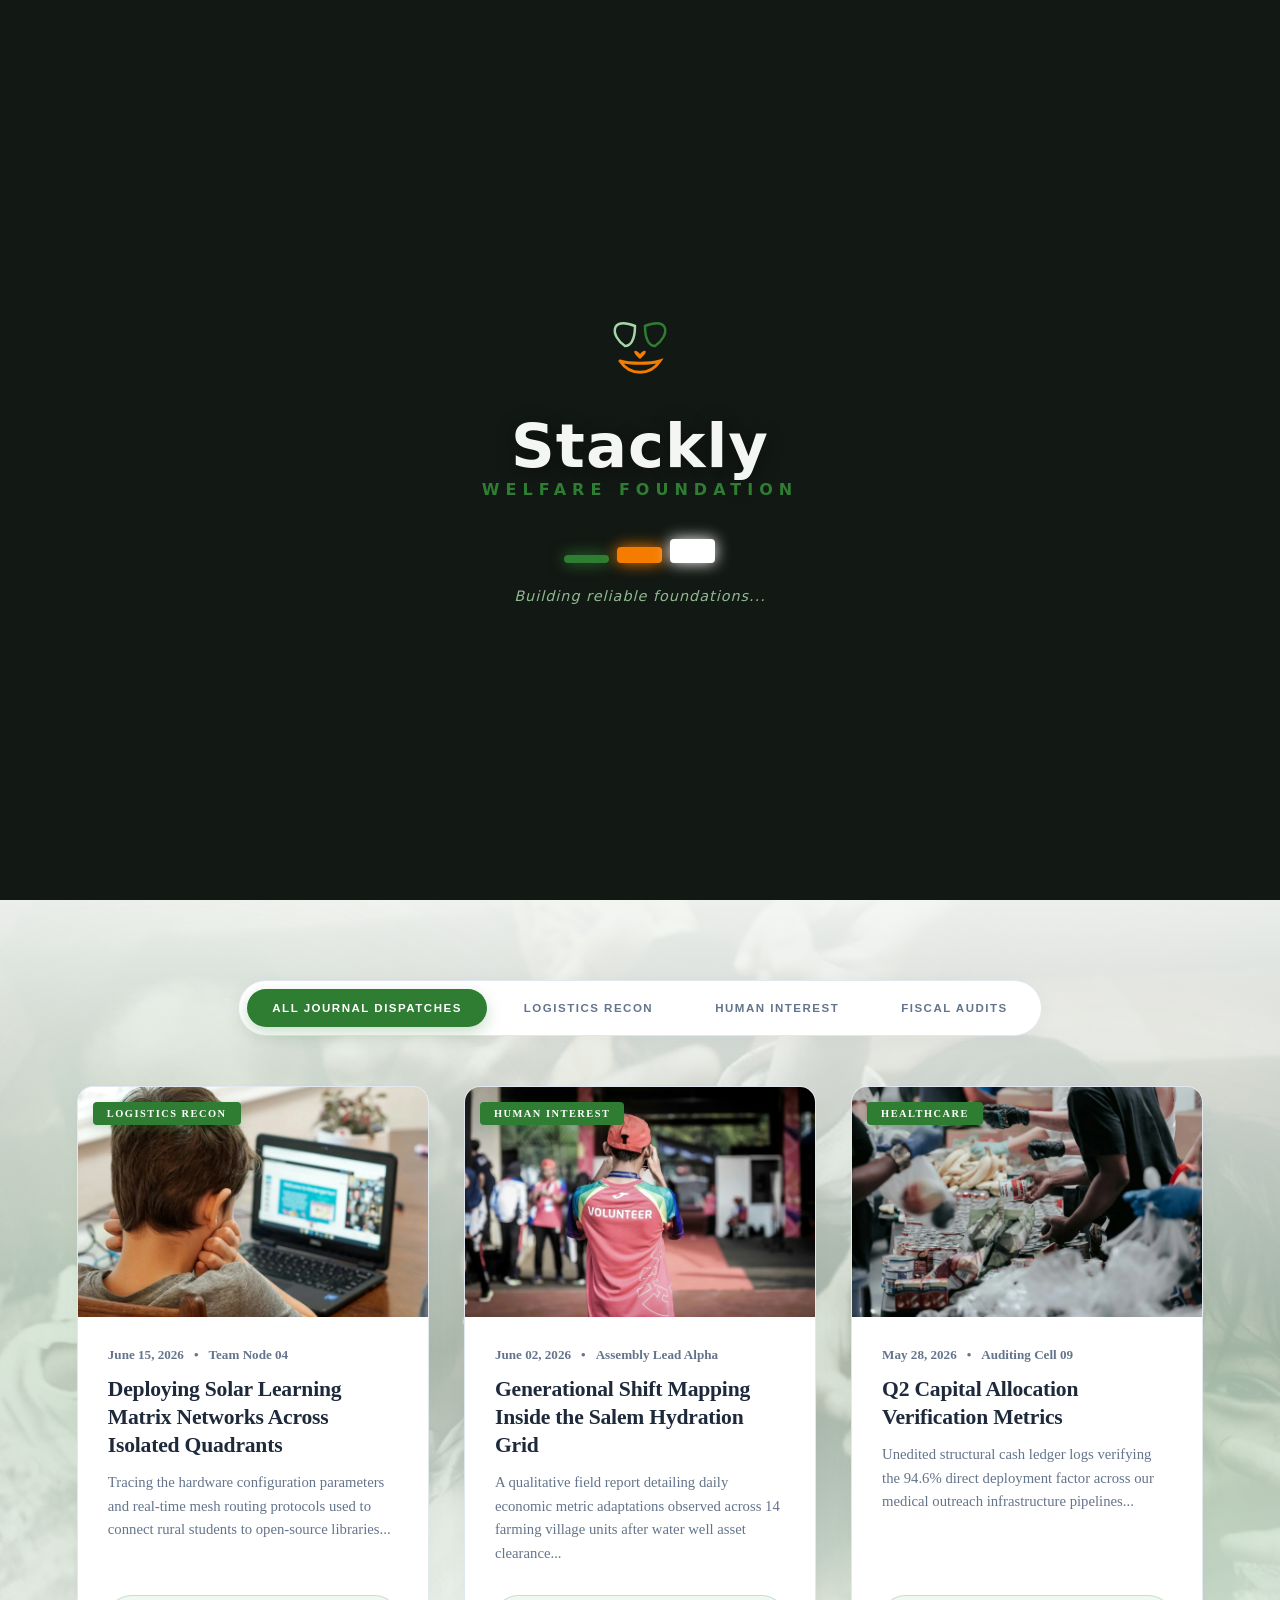
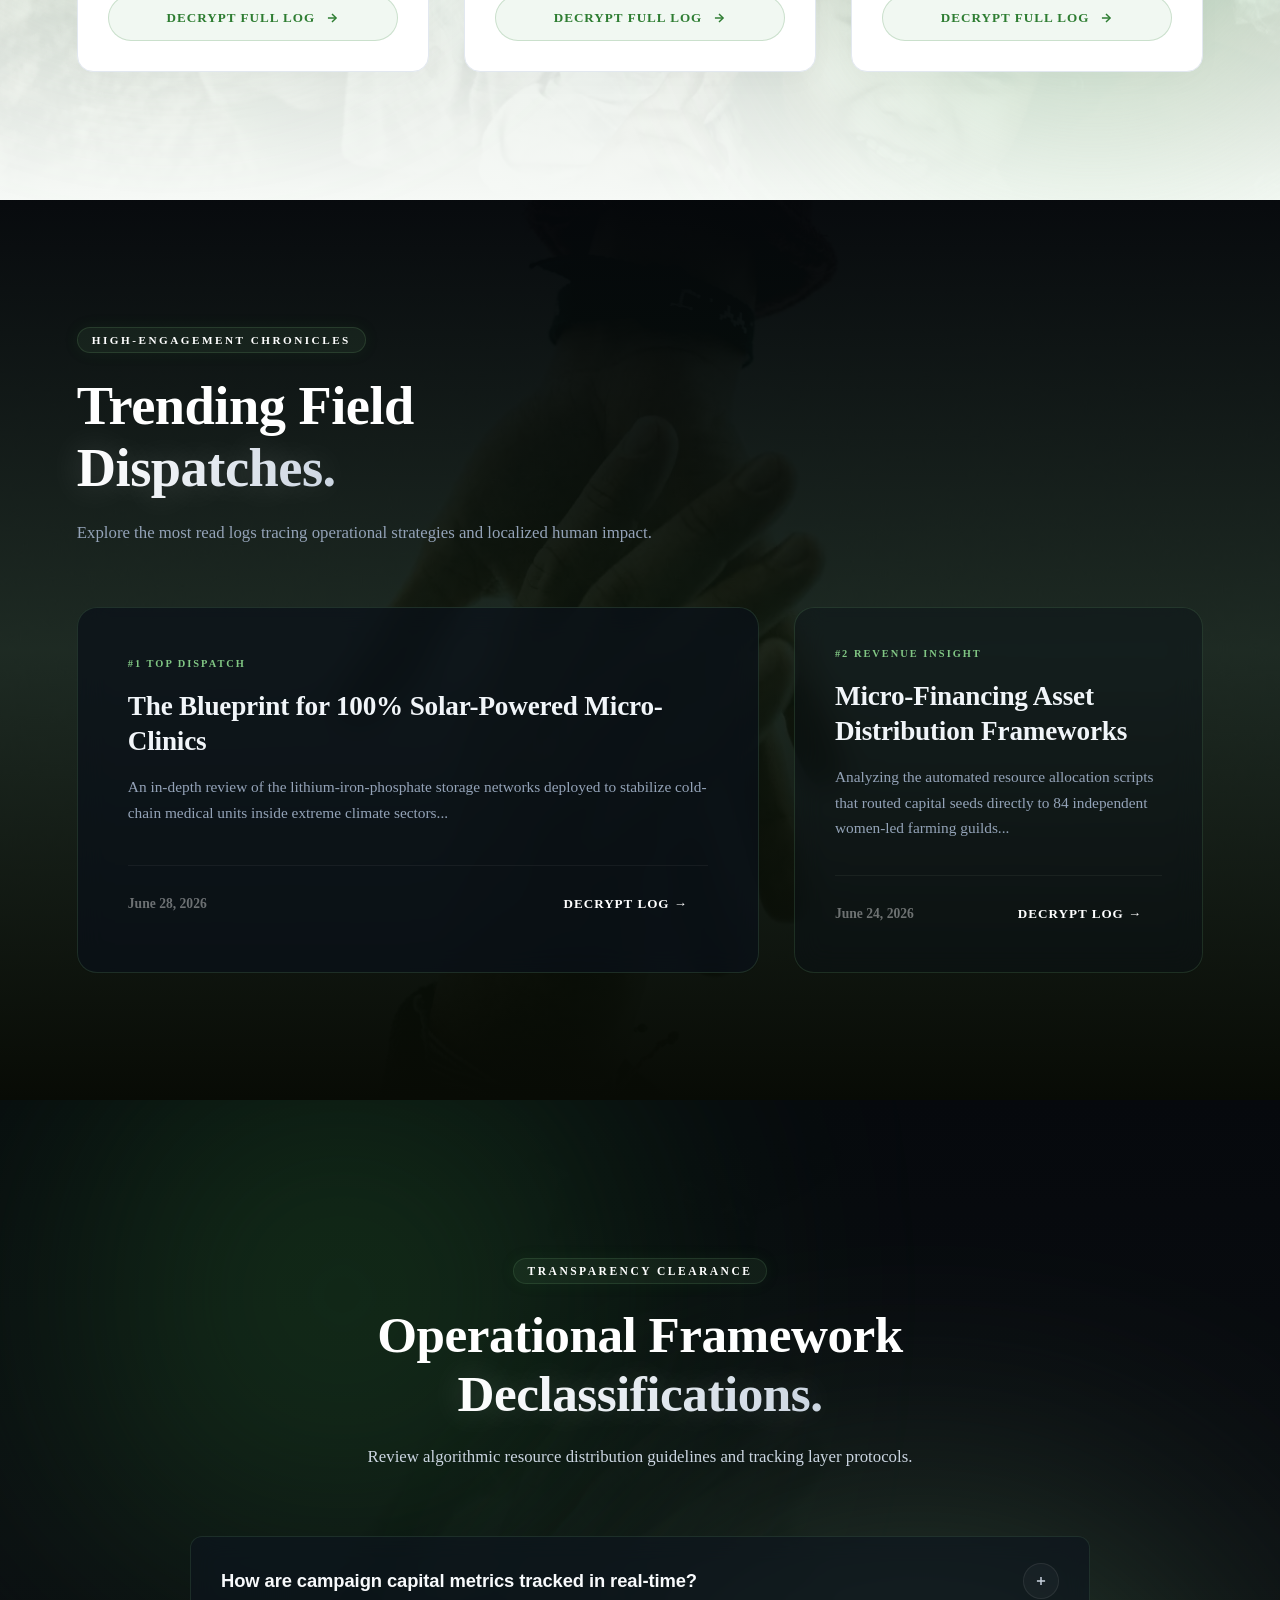
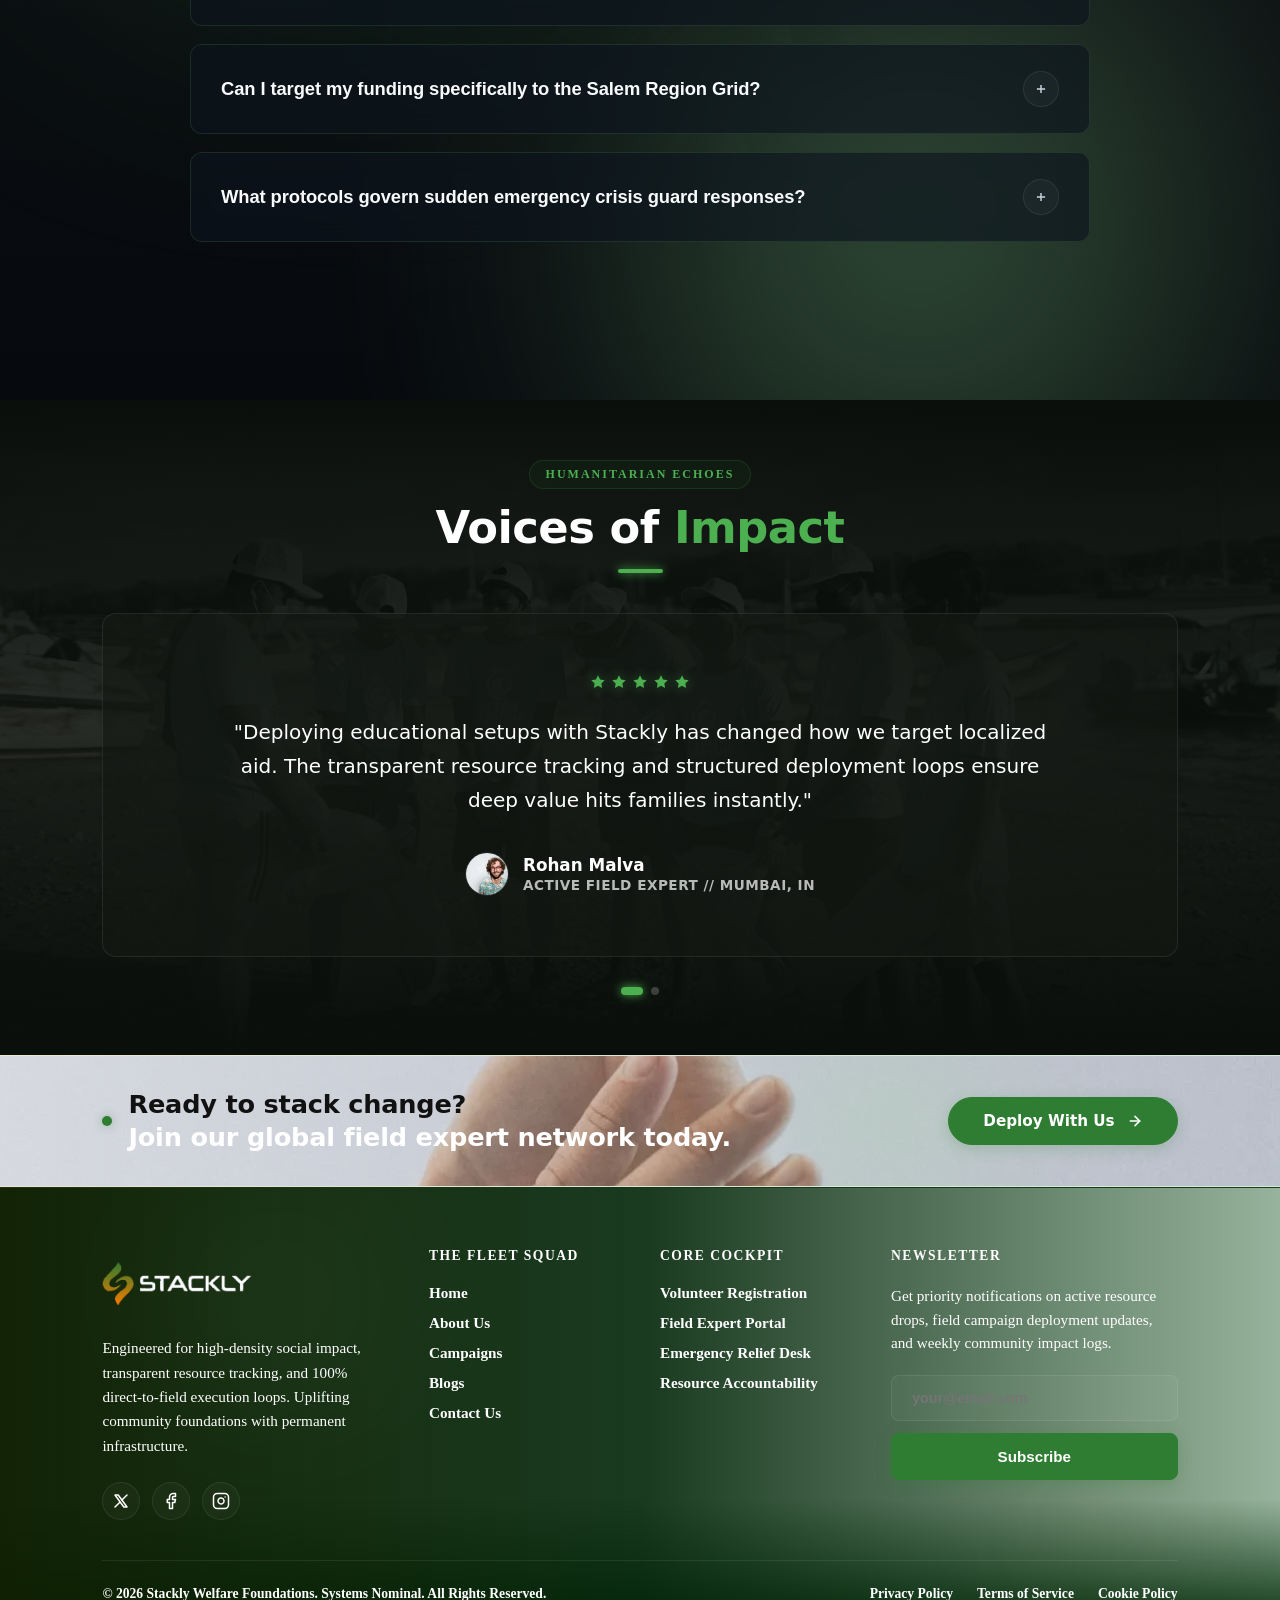
<file: blogs.html>
<!DOCTYPE html>
<html lang="en">
<head>
    <meta charset="UTF-8">
    <meta name="viewport" content="width=device-width, initial-scale=1.0">
    <title>Stackly Welfare Foundation</title>
    <meta name="description" content="Stackly Foundation - Layering support, stacking hope, and building sustainable futures for communities worldwide.">
    <link rel="stylesheet" href="style.css">
</head>
<body>

    <!-- Social Welfare Human-Centric Preloader -->
    <div id="welfare-preloader">
       

        <div class="preloader-body">
            
            <!-- Creative Visual Anchor: Responsive Vector Lifecycle Logo -->
            <div class="vector-logo-container">
                <svg xmlns="http://w3.org" viewBox="0 0 100 100" class="welfare-vector">
                    <!-- Layer 1: Left Growing Leaf (Vector) -->
                    <path class="vec-leaf-left" d="M35 50 C20 40, 20 20, 45 30 C45 45, 40 50, 35 50 Z" fill="none" stroke="#a5d6a7" stroke-width="2.5" stroke-linecap="round"/>
                    
                    <!-- Layer 2: Right Growing Leaf (Vector) -->
                    <path class="vec-leaf-right" d="M65 50 C80 40, 80 20, 55 30 C55 45, 60 50, 65 50 Z" fill="none" stroke="#2e7d32" stroke-width="2.5" stroke-linecap="round"/>
                    
                    <!-- Layer 3: Central Supporting Hands Cradle (Vector) -->
                    <path class="vec-hands-cradle" d="M30 65 C40 80, 60 80, 70 65 C60 68, 40 68, 30 65 Z" fill="none" stroke="#f57c00" stroke-width="3" stroke-linecap="round"/>
                    <path class="vec-heart" d="M50 58 C45 52, 40 55, 50 63 C60 55, 55 52, 50 58 Z" fill="#f57c00"/>
                </svg>
            </div>

            <!-- Brand Typography -->
            <h1 class="brand-title">Stackly</h1>
            <p class="brand-subtext">Welfare Foundation</p>

            <!-- Creative Stacking Block Loader (Symbolizes building blocks of life) -->
            <div class="building-blocks">
                <div class="block block-1"></div>
                <div class="block block-2"></div>
                <div class="block block-3"></div>
            </div>

            <!-- Real-time Mission Statement Reveal -->
            <div class="mission-ticker">
                <span id="ticker-text">Stacking Hope...</span>
            </div>
        </div>
    </div>

   
   <script>
    document.addEventListener("DOMContentLoaded", () => {
    
    const preloader = document.getElementById("welfare-preloader");
    const tickerText = document.getElementById("ticker-text");

    const structuralPhrases = [
        "Stacking hope...",
        "Layering community resources...",
        "Building reliable foundations..."
    ];

    setTimeout(() => { tickerText.innerText = structuralPhrases[1]; }, 1000);
    setTimeout(() => { tickerText.innerText = structuralPhrases[2]; }, 2000);

    // Smooth exit animation
    setTimeout(() => {
        preloader.style.opacity = "0";
        preloader.style.transform = "translateY(-40px)";
        
        setTimeout(() => {
            preloader.remove();
        }, 800);

    }, 3400); 
});

   </script>

 <!-- Floating Translucent Capsule Header Wrapper -->
<!-- Fixed Transparent Header Capsule Layer -->
<!-- Fixed Transparent Header Capsule Layer -->
<header class="site-header-floating">
    <div class="header-capsule-container">
        
        <!-- Brand Logo Block Area -->
        <a href="#" class="brand-logo-link" id="logoLink" aria-label="Stackly Home, Refresh Platform">
            <div class="logo-glow-layer"></div>
            <img src="./Assests/Social welfare - logo.webp" alt="Stackly Logo" class="brand-logo-img" onerror="this.style.display='none';">
           
        </a>

        <!-- Unified Slide-Out Sidebar Container (Exactly 75% Width on Mobile Layout Screens) -->
        <nav class="navigation-bar" id="navigationBar" aria-label="Primary Platform Navigation">
            
            <!-- Core Navigation Menu Links Matrix -->
            <ul class="menu-links-list" id="menuList">
                <li class="menu-item"><a href="index.html" class="nav-anchor ">Home</a></li>
                <li class="menu-item"><a href="about.html" class="nav-anchor">About Us</a></li>
                <li class="menu-item"><a href="campaigns.html" class="nav-anchor">Campaigns</a></li>
                <li class="menu-item"><a href="blogs.html" class="nav-anchor active-route">Blog</a></li>
                <li class="menu-item"><a href="contact.html" class="nav-anchor">Contact</a></li>
            </ul>

            <!-- Nested Access Portal buttons (Keeps layout grouped neatly inside mobile overlays) -->
            <div class="auth-buttons-group" id="authGroup">
                <a href="login.html" class="btn-gateway btn-login-glass">Login</a>
                <a href="signup.html" class="btn-gateway btn-signup-glow">Sign Up</a>
            </div>

        </nav>

        <!-- Touch Optimized Menu Open/Close Toggle Hamburger Trigger -->
        <button class="hamburger-menu-trigger" id="hamburgerTrigger" aria-expanded="false" aria-controls="navigationBar" aria-label="Toggle Mobile Viewport Menu Openings">
            <span class="burger-bar bar-top"></span>
            <span class="burger-bar bar-mid"></span>
            <span class="burger-bar bar-bottom"></span>
        </button>

    </div>
</header>




<script>
  document.addEventListener("DOMContentLoaded", () => {

    const header = document.querySelector(".site-header-floating");
    const hamburgerTrigger = document.getElementById("hamburgerTrigger");
    const navAnchors = document.querySelectorAll(".nav-anchor");
    const bodyElement = document.body;

    // Hamburger State Switch Action Listener
    hamburgerTrigger.addEventListener("click", () => {
        const isMenuOpen = header.classList.toggle("mobile-active");
        hamburgerTrigger.setAttribute("aria-expanded", isMenuOpen);

        // Activates strict backdrop background navigation lock sequence
        if (isMenuOpen) {
            bodyElement.classList.add("scroll-locked");
        } else {
            bodyElement.classList.remove("scroll-locked");
        }
    });

    // Close panel container layout structure when target link executes
    navAnchors.forEach(anchor => {
        anchor.addEventListener("click", () => {
            header.classList.remove("mobile-active");
            bodyElement.classList.remove("scroll-locked");
            hamburgerTrigger.setAttribute("aria-expanded", "false");
        });
    });
});

</script>

<!-- SEO-Optimized High-Impact Blog Hero Section -->
<header class="welfare-blog-hero" role="banner" aria-label="Organization Chronicles and Knowledge Hub">
    
    <!-- Immersive Layered Background Infrastructure -->
    <div class="blog-hero-canvas">
        <img src="./Assests/about - bg.webp" 
             alt="Open notebook, camera, and maps on a rustic table, symbolizing field storytelling and transparent field reporting" 
             loading="eager" 
             class="canvas-image-layer">
        <div class="canvas-mask-curtain"></div>
    </div>

    <!-- Interactive Ambient Energy Matrix -->
    <div class="cosmic-mesh-orb mesh-left"></div>
    <div class="cosmic-mesh-orb mesh-right"></div>

    <div class="blog-hero-container">
        
        <!-- Left Column: Primary Typography Narrative -->
        <article class="hero-narrative-wing">
            <span class="blog-tag-badge">THE KNOWLEDGE NODE</span>
            <h1 class="hero-main-title">
                Chronicles From the <br><span class="glow-text-layer">Empowerment Grid.</span>
            </h1>
            <p class="hero-subtitle-copy">
                Explore unfiltered data, rapid-response logistics journals, and human interest archives streaming straight from our decentralized operational fields.
            </p>
            
            <!-- SEO Keyword Search Interface -->
            <form class="blog-search-matrix" role="search" action="#" method="GET">
                <div class="search-input-wrapper">
                    <input type="search" placeholder="" aria-label="Search blog posts" required>
                    <button type="submit" class="search-trigger-btn" aria-label="Execute search query">
                        <svg class="search-vector" viewBox="0 0 24 24" fill="none" stroke="currentColor" stroke-width="2.5">
                            <circle cx="11" cy="11" r="8"></circle>
                            <line x1="21" y1="21" x2="16.65" y2="16.65"></line>
                        </svg>
                    </button>
                </div>
            </form>
        </article>

        <!-- Right Column: Featured Interactive Story Spotlight Slot -->
        <aside class="hero-spotlight-wing">
            <div class="spotlight-card-node" tabindex="0">
                <div class="spotlight-flashlight"></div>
                
                <span class="spotlight-pill">FEATURED DECLASSIFICATION</span>
                <h2 class="spotlight-title">Analyzing the Generational Shift Matrix inside the Salem Quadrant</h2>
                <p class="spotlight-excerpt">A comprehensive 90-second logistical audit tracing clean water infrastructure transformations across 14 rural village coordinates...</p>
                
                <div class="spotlight-meta-row">
                    <div class="author-block">
                        <span class="meta-label">DISPATCHED BY</span>
                        <span class="meta-value">Field Assembly 04</span>
                    </div>
                    <div class="time-block">
                        <span class="meta-label">READ TIMELINE</span>
                        <span class="meta-value">5 Min Read</span>
                    </div>
                </div>

                <a href="404.html" class="spotlight-action-anchor">
                    <span>ACCESS FIELD DISPATCH</span>
                    <svg class="anchor-arrow-icon" viewBox="0 0 24 24" fill="none" stroke="currentColor" stroke-width="2.5">
                        <line x1="5" y1="12" x2="19" y2="12"></line>
                        <polyline points="12 5 19 12 12 19"></polyline>
                    </svg>
                </a>
            </div>
        </aside>

    </div>
</header>

<style>
    /* --- WELFARE BLOG HERO LOGISTICAL STYLES --- */
:root {
    --welfare-neon-accent: #81c784;
    --welfare-emerald-core: #2e7d32;
    --space-void: #06090d;
    --glass-matte-backing: rgba(13, 20, 30, 0.65);
    --glass-rim-border: rgba(129, 199, 132, 0.14);
    --white-pure: #ffffff;
    --white-smoke: #f8fafc;
    --white-faded: #cbd5e1;
    --white-ghost: rgba(255, 255, 255, 0.4);
}

.welfare-blog-hero {
    position: relative;
    width: 100%;
    min-height: 100vh;
    padding: 70px max(20px, 6vw) 20px;
    background-color: var(--space-void);
    color: var(--white-pure);
    display: flex;
    align-items: center;
    justify-content: center;
    overflow: hidden;
    box-sizing: border-box;
}

/* 1. Verified Multi-Layer Background Stacking System */
/* --- BALANCED VIBRANT BACKGROUND INFRASTRUCTURE --- */

.blog-hero-canvas {
    position: absolute;
    top: 0;
    left: 0;
    width: 100%;
    height: 100%;
    margin: 0;
    padding: 0;
    z-index: 1; 
    overflow: hidden;
}

.canvas-image-layer {
    width: 100%;
    height: 100%;
    object-fit: cover;
    
    /* FIX: Lowered brightness from 90% to 75%, and balanced saturation at 85% for deep, rich colors */
    filter: brightness(75%) contrast(105%) saturate(85%); 
    
    transform: scale(1.04);
    animation: slowCinematicDrift 40s infinite alternate ease-in-out;
}

/* Re-calibrated clean light mask curtain overlay */
.canvas-mask-curtain {
    position: absolute;
    top: 0;
    left: 0;
    width: 100%;
    height: 100%;
    /* Subtle warm overlay that blends down the glare perfectly */
    background: linear-gradient(
        180deg,
        rgba(246, 249, 246, 0.70) 0%, 
        rgba(232, 245, 233, 0.30) 60%, 
        rgba(246, 249, 246, 0.85) 100%
    );
    z-index: 2; 
}


.canvas-mask-curtain {
    position: absolute;
    top: 0;
    left: 0;
    width: 100%;
    height: 100%;
    background: linear-gradient(
        180deg,
        rgba(6, 9, 13, 0.95) 0%,
        rgba(8, 22, 12, 0.75) 60%,
        var(--space-void) 100__
    );
    z-index: 2; /* Sits over picture asset, but safely below text content layers */
}

/* 2. Floating Ambient Mesh Orbs */
.cosmic-mesh-orb {
    position: absolute;
    border-radius: 50%;
    filter: blur(140px);
    z-index: 2;
    opacity: 0.05;
    pointer-events: none;
    animation: atmosphericOscillation 25s infinite alternate ease-in-out;
}
.mesh-left {
    width: 500px;
    height: 500px;
    background: var(--welfare-emerald-core);
    bottom: -10%;
    left: -5%;
}
.mesh-right {
    width: 450px;
    height: 450px;
    background: var(--welfare-neon-accent);
    top: -5%;
    right: 5%;
    animation-delay: -6s;
}

/* 3. Central Two-Column Asymmetrical Grid Layout */
.blog-hero-container {
    position: relative;
    z-index: 3; /* Highest level forces absolute structural visibility and cursor interactions */
    width: 100%;
    max-width: 1200px;
    display: grid;
    grid-template-columns: 1.15fr 0.85fr;
    gap: 60px;
    align-items: center;
}

/* 4. Left Column: Text Elements & White Typography */
.hero-narrative-wing {
    text-align: left;
}

.blog-tag-badge {
    display: inline-block;
    font-size: 0.72rem;
    font-weight: 800;
    letter-spacing: 2.5px;
    color: var(--white-pure);
    border: 1px solid var(--glass-rim-border);
    padding: 6px 14px;
    border-radius: 20px;
    background: rgba(129, 199, 132, 0.08);
    margin-bottom: 25px;
    box-shadow: 0 0 15px rgba(46, 125, 50, 0.1);
}

.hero-main-title {
    font-size: clamp(2.4rem, 4.5vw, 3.8rem);
    line-height: 1.15;
    font-weight: 800;
    color: var(--white-pure);
    letter-spacing: -0.5px;
    margin-bottom: 25px;
}

/* Moving White Text Gradient Loop Effect */
.glow-text-layer {
    background: linear-gradient(90deg, var(--white-pure), var(--white-faded), var(--white-pure));
    background-size: 200% auto;
    -webkit-background-clip: text;
    -webkit-text-fill-color: transparent;
    animation: textWhiteSweep 7s linear infinite;
    text-shadow: 0 0 35px rgba(255, 255, 255, 0.2);
}

.hero-subtitle-copy {
    font-size: 1.1rem;
    color: var(--white-pure);
    line-height: 1.65;
    max-width: 580px;
    margin-bottom: 35px;
}

/* Search Bar Interface */
.blog-search-matrix {
    width: 100%;
    max-width: 480px;
}

.search-input-wrapper {
    position: relative;
    display: flex;
    align-items: center;
}

.blog-search-matrix input {
    width: 100%;
    background-color: rgba(255, 255, 255, 0.03);
    border: 1px solid rgba(255, 255, 255, 0.1);
    padding: 16px 60px 16px 20px;
    border-radius: 30px;
    color: var(--white-pure);
    font-size: 0.95rem;
    outline: none;
    transition: all 0.3s ease;
}

/* Interactive Search Focus Ring */
.blog-search-matrix input:focus {
    border-color: rgba(255, 255, 255, 0.4);
    background-color: rgba(255, 255, 255, 0.06);
    box-shadow: 0 0 15px rgba(255, 255, 255, 0.1);
}

.search-trigger-btn {
    position: absolute;
    right: 6px;
    width: 44px;
    height: 44px;
    background-color: var(--white-pure);
    border: none;
    border-radius: 50%;
    display: flex;
    align-items: center;
    justify-content: center;
    color: var(--space-void);
    cursor: pointer;
    transition: transform 0.2s ease, background-color 0.2s;
}

.search-vector {
    width: 16px;
    height: 16px;
}

.search-trigger-btn:hover {
    background-color: var(--white-smoke);
    transform: scale(1.05);
}

/* 5. Right Column: Spotlight Panel with Flashlight Tracking */
.hero-spotlight-wing {
    width: 100%;
}

.spotlight-card-node {
    position: relative;
    background: var(--glass-matte-backing);
    border: 1px solid var(--glass-rim-border);
    border-radius: 20px;
    padding: 40px;
    backdrop-filter: blur(14px);
    -webkit-backdrop-filter: blur(14px);
    overflow: hidden;
    outline: none;
    transition: transform 0.4s cubic-bezier(0.2, 0.8, 0.2, 1), border-color 0.4s, box-shadow 0.4s;
    cursor: pointer;
    display: flex;
    flex-direction: column;
    text-align: left;
}

/* Spotlight tracker layer background */
.spotlight-flashlight {
    position: absolute;
    inset: 0;
    background: radial-gradient(circle at var(--blog-x, 50%) var(--blog-y, 50%), rgba(255, 255, 255, 0.08) 0%, transparent 60%);
    opacity: 0;
    transition: opacity 0.3s ease;
    pointer-events: none;
    z-index: 1;
}

.spotlight-card-node:hover .spotlight-flashlight,
.spotlight-card-node:focus .spotlight-flashlight {
    opacity: 1;
}

.spotlight-card-node:hover, .spotlight-card-node:focus {
    transform: translateY(-5px);
    border-color: rgba(255, 255, 255, 0.35);
    box-shadow: 0 20px 45px rgba(0, 0, 0, 0.5), 0 0 25px rgba(129, 199, 132, 0.12);
}

/* Card inner copy items */
.spotlight-pill {
    font-size: 0.65rem;
    font-weight: 800;
    letter-spacing: 2px;
    color: var(--welfare-neon-accent);
    margin-bottom: 15px;
    position: relative;
    z-index: 2;
}

.spotlight-title {
    font-size: 1.4rem;
    font-weight: 800;
    line-height: 1.3;
    color: var(--white-pure);
    margin-bottom: 12px;
    letter-spacing: -0.2px;
    position: relative;
    z-index: 2;
}

.spotlight-excerpt {
    font-size: 0.92rem;
    color: var(--white-faded);
    line-height: 1.55;
    margin-bottom: 30px;
    position: relative;
    z-index: 2;
}

/* Metric Metadata Row */
.spotlight-meta-row {
    display: flex;
    gap: 40px;
    margin-bottom: 35px;
    position: relative;
    z-index: 2;
}

.author-block, .time-block {
    display: flex;
    flex-direction: column;
}

.meta-label {
    font-size: 0.62rem;
    font-weight: 700;
    color: var(--white-ghost);
    letter-spacing: 1px;
    text-transform: uppercase;
    margin-bottom: 4px;
}

.meta-value {
    font-size: 0.88rem;
    font-weight: 700;
    color: var(--white-smoke);
}

/* Spotlight Action Anchor Trigger */
.spotlight-action-anchor {
    position: relative;
    z-index: 2;
    display: inline-flex;
    align-items: center;
    justify-content: center;
    text-decoration: none;
    color: var(--white-pure);
    background-color: rgba(255, 255, 255, 0.04);
    border: 1px solid rgba(255, 255, 255, 0.15);
    padding: 14px 28px;
    border-radius: 30px;
    font-weight: 700;
    font-size: 0.82rem;
    letter-spacing: 1px;
    transition: all 0.3s cubic-bezier(0.2, 0.8, 0.2, 1);
    margin-top: auto;
}

.anchor-arrow-icon {
    width: 14px;
    height: 14px;
    margin-left: 10px;
    transition: transform 0.3s ease;
}

/* Card Hover Responses Specific to Anchor Action */
.spotlight-card-node:hover .spotlight-action-anchor {
    border-color: var(--white-pure);
    background-color: rgba(255, 255, 255, 0.08);
}

.spotlight-action-anchor:hover {
    background-color: var(--white-pure) !important;
    color: var(--space-void) !important;
    box-shadow: 0 0 15px rgba(255, 255, 255, 0.15);
}

.spotlight-action-anchor:hover .anchor-arrow-icon {
    transform: translateX(4px);
}

/* 6. System Layout Keyframes */
@keyframes slowCinematicDrift {
    0% { transform: scale(1.04) translate(0px, 0px); }
    100% { transform: scale(1.1) translate(-20px, -10px); }
}

@keyframes atmosphericOscillation {
    0% { transform: translate(0px, 0px) scale(1); }
    100% { transform: translate(30px, -20px) scale(1.06); }
}

@keyframes textWhiteSweep {
    to { background-position: 200% center; }
}

/* Fluid Viewport Adaptations */
@media (max-width: 992px) {
    .blog-hero-container {
        grid-template-columns: 1fr;
        gap: 50px;
    }
    .welfare-blog-hero {
        padding-top: 120px;
        padding-bottom: 60px;
    }
}

@media (max-width: 576px) {
    .welfare-blog-hero {
        padding-left: 16px;
        padding-right: 16px;
    }
    .spotlight-card-node {
        padding: 30px 20px;
    }
    .spotlight-meta-row {
        flex-direction: column;
        gap: 20px;
    }
}

</style>

<script>
    document.addEventListener('DOMContentLoaded', () => {
    const spotlightCard = document.querySelector('.spotlight-card-node');

    if (spotlightCard) {
        spotlightCard.addEventListener('mousemove', (e) => {
            // Retrieve boundary properties for the component container under focus
            const boundsBox = spotlightCard.getBoundingClientRect();
            
            // Map percentage offsets relative to the element bounds
            const xPercent = ((e.clientX - boundsBox.left) / boundsBox.width) * 100;
            const yPercent = ((e.clientY - boundsBox.top) / boundsBox.height) * 100;

            // Update custom styles inside inline properties live
            spotlightCard.style.setProperty('--blog-x', `${xPercent}%`);
            spotlightCard.style.setProperty('--blog-y', `${yPercent}%`);
        });
    }
});

</script>

<!-- SEO-Optimized Bright Articles Discovery Grid Framework -->
<section class="welfare-blog-grid-section-light" aria-labelledby="blog-grid-heading">
    
    <!-- Immersive Brightened Background Canvas -->
    <div class="blog-grid-canvas-light">
        <img src="./Assests/education.webp" 
             alt="Vibrant abstract macro plant matrices with glowing sunlight flare overlays" 
             loading="lazy" 
             class="grid-canvas-image-light">
        <div class="grid-canvas-mask-light"></div>
    </div>

    <!-- Radiant Ambient Sunshine Energy Matrix -->
    <div class="grid-plasma-orb-light orb-x-light"></div>
    <div class="grid-plasma-orb-light orb-y-light"></div>

    <div class="blog-grid-fluid-frame">
        
        <!-- Filter Controls Utility Header Box -->
        <header class="blog-grid-header">
            <h2 id="blog-grid-heading" class="sr-only">Operational Field Dispatches Grid</h2>
            
            <nav class="blog-category-filter-light" aria-label="Filter dispatches by sector">
                <button class="filter-badge-light active" data-target="all">ALL JOURNAL DISPATCHES</button>
                <button class="filter-badge-light" data-target="logistics">LOGISTICS RECON</button>
                <button class="filter-badge-light" data-target="impact">HUMAN INTEREST</button>
                <button class="filter-badge-light" data-target="audit">FISCAL AUDITS</button>
            </nav>
        </header>

        <!-- 3-Column Kinetic Microdata Article Grid Ecosystem -->
        <div class="articles-masonry-container">
            
            <!-- Article Card 1 -->
            <article class="article-node-card-light" data-category="logistics" itemprop="blogPosting" itemscope itemtype="https://schema.org" tabindex="0">
                <div class="article-flashlight-sweep-light"></div>
                
                <div class="article-thumb-frame">
                    <img src="./Assests/digital edu.webp" alt="Field engineers assembling solar arrays" itemprop="image" class="article-img-asset">
                    <span class="sector-tag">LOGISTICS RECON</span>
                </div>

                <div class="article-body-tier">
                    <div class="article-meta-timeline-light">
                        <time datetime="2026-06-15" itemprop="datePublished">June 15, 2026</time>
                        <span class="meta-divider" aria-hidden="true">•</span>
                        <span itemprop="author" itemscope itemtype="https://schema.org"><span itemprop="name">Team Node 04</span></span>
                    </div>

                    <h3 itemprop="headline" class="article-title-light">Deploying Solar Learning Matrix Networks Across Isolated Quadrants</h3>
                    <p itemprop="description" class="article-excerpt-light">Tracing the hardware configuration parameters and real-time mesh routing protocols used to connect rural students to open-source libraries...</p>
                    
                    <a href="404.html" class="article-read-anchor-light">
                        <span>DECRYPT FULL LOG</span>
                        <svg class="read-vector-arrow" viewBox="0 0 24 24" fill="none" stroke="currentColor" stroke-width="2.5">
                            <line x1="5" y1="12" x2="19" y2="12"></line>
                            <polyline points="12 5 19 12 12 19"></polyline>
                        </svg>
                    </a>
                </div>
            </article>

            <!-- Article Card 2 -->
            <article class="article-node-card-light" data-category="impact" itemprop="blogPosting" itemscope itemtype="https://schema.org" tabindex="0">
                <div class="article-flashlight-sweep-light"></div>
                
                <div class="article-thumb-frame">
                    <img src="./Assests/home - bg 2 volunteer.webp" alt="Local farming community gathering clean well water" itemprop="image" class="article-img-asset">
                    <span class="sector-tag">HUMAN INTEREST</span>
                </div>

                <div class="article-body-tier">
                    <div class="article-meta-timeline-light">
                        <time datetime="2026-06-02" itemprop="datePublished">June 02, 2026</time>
                        <span class="meta-divider" aria-hidden="true">•</span>
                        <span itemprop="author" itemscope itemtype="https://schema.org"><span itemprop="name">Assembly Lead Alpha</span></span>
                    </div>

                    <h3 itemprop="headline" class="article-title-light">Generational Shift Mapping Inside the Salem Hydration Grid</h3>
                    <p itemprop="description" class="article-excerpt-light">A qualitative field report detailing daily economic metric adaptations observed across 14 farming village units after water well asset clearance...</p>
                    
                    <a href="404.html" class="article-read-anchor-light">
                        <span>DECRYPT FULL LOG</span>
                        <svg class="read-vector-arrow" viewBox="0 0 24 24" fill="none" stroke="currentColor" stroke-width="2.5">
                            <line x1="5" y1="12" x2="19" y2="12"></line>
                            <polyline points="12 5 19 12 12 19"></polyline>
                        </svg>
                    </a>
                </div>
            </article>

            <!-- Article Card 3 -->
            <article class="article-node-card-light" data-category="healthcare" itemprop="blogPosting" itemscope itemtype="https://schema.org" tabindex="0">
                <div class="article-flashlight-sweep-light"></div>
                
                <div class="article-thumb-frame">
                    <img src="./Assests/healthcare.webp" alt="Healthcare initiative overview" itemprop="image" class="article-img-asset">
                    <span class="sector-tag">HEALTHCARE</span>
                </div>

                <div class="article-body-tier">
                    <div class="article-meta-timeline-light">
                        <time datetime="2026-05-28" itemprop="datePublished">May 28, 2026</time>
                        <span class="meta-divider" aria-hidden="true">•</span>
                        <span itemprop="author" itemscope itemtype="https://schema.org"><span itemprop="name">Auditing Cell 09</span></span>
                    </div>

                    <h3 itemprop="headline" class="article-title-light">Q2 Capital Allocation Verification Metrics</h3>
                    <p itemprop="description" class="article-excerpt-light">Unedited structural cash ledger logs verifying the 94.6% direct deployment factor across our medical outreach infrastructure pipelines...</p>
                    
                    <a href="404.html" class="article-read-anchor-light">
                        <span>DECRYPT FULL LOG</span>
                        <svg class="read-vector-arrow" viewBox="0 0 24 24" fill="none" stroke="currentColor" stroke-width="2.5">
                            <line x1="5" y1="12" x2="19" y2="12"></line>
                            <polyline points="12 5 19 12 12 19"></polyline>
                        </svg>
                    </a>
                </div>
            </article>

        </div>

    </div>
</section>

<style>
    /* --- WELFARE BRIGHT DISCOVERY GRID INTERACTION MECHANICS --- */
:root {
    --welfare-green-glow: #e8f5e9;    /* Clean sunrise eco glow tint */
    --welfare-emerald: #2e7d32;       /* Trusted core branding green */
    --welfare-bright-bg: #f6f9f6;     /* Pure, uplifting bright field backdrop */
    --card-plate-white: #ffffff;      /* Pristine white popping containers */
    --slate-text-dark: #1e293b;       /* Maximum readability text slate gray */
    --slate-text-muted: #64748b;      /* Balanced secondary descriptive gray */
    --border-soft-gray: #e2e8f0;      /* Minimal slate border tracks */
}

.welfare-blog-grid-section-light {
    position: relative;
    width: 100%;
    min-height: 100vh;
    padding: 80px max(20px, 6vw) 120px;
    background-color: var(--welfare-bright-bg);
    color: var(--slate-text-dark);
    display: flex;
    align-items: flex-start;
    justify-content: center;
    overflow: hidden;
    box-sizing: border-box;
}

/* 1. Brightened Background Canvas Stacking Setup */
.blog-grid-canvas-light {
    position: absolute;
    top: 0;
    left: 0;
    width: 100%;
    height: 100%;
    margin: 0;
    padding: 0;
    z-index: 1;
}

.grid-canvas-image-light {
    width: 100%;
    height: 100%;
    object-fit: cover;
    filter: brightness(88%) contrast(95%) saturate(35%); /* High clarity visibility formula */
    transform: scale(1.02);
    animation: slowBrightDrift 50s infinite alternate ease-in-out;
}

.grid-canvas-mask-light {
    position: absolute;
    top: 0;
    left: 0;
    width: 100%;
    height: 100%;
    /* Replaces the heavy black curtain with a fresh, airy sunshine gradient filter overlay */
    background: linear-gradient(
        180deg,
        rgba(246, 249, 246, 0.95) 0%,
        rgba(232, 245, 233, 0.65) 50%,
        var(--welfare-bright-bg) 100%
    );
    z-index: 2;
}

/* 2. Floating Kinetic Sun Orbs */
.grid-plasma-orb-light {
    position: absolute;
    border-radius: 50%;
    filter: blur(130px);
    z-index: 2;
    opacity: 0.4; /* Raised visibility to boost warmth elements */
    pointer-events: none;
    animation: driftPlasmaLight 30s infinite alternate ease-in-out;
}
.orb-x-light {
    width: 550px;
    height: 550px;
    background: #c8e6c9;
    top: 15%;
    left: -8%;
}
.orb-y-light {
    width: 500px;
    height: 500px;
    background: #a5d6a7;
    bottom: 5%;
    right: -5%;
    animation-delay: -8s;
}

/* 3. Central Content Fluid Framing */
.blog-grid-fluid-frame {
    position: relative;
    z-index: 3; /* Raises all text fields safely over ambient lighting elements */
    width: 100%;
    max-width: 1200px;
    display: flex;
    flex-direction: column;
}

/* 4. Asymmetrical Interactive Category Filter Header */
.blog-grid-header {
    width: 100%;
    margin-bottom: 50px;
    display: flex;
    justify-content: center;
}

.blog-category-filter-light {
    display: flex;
    flex-wrap: wrap;
    gap: 12px;
    background-color: var(--card-plate-white);
    border: 1px solid var(--border-soft-gray);
    padding: 8px;
    border-radius: 40px;
    box-shadow: 0 4px 20px rgba(0, 0, 0, 0.03);
}

.filter-badge-light {
    background: transparent;
    border: 1px solid transparent;
    color: var(--slate-text-muted);
    font-size: 0.72rem;
    font-weight: 800;
    letter-spacing: 1.5px;
    padding: 12px 24px;
    border-radius: 30px;
    cursor: pointer;
    transition: all 0.3s cubic-bezier(0.25, 1, 0.5, 1);
}

.filter-badge-light:hover {
    color: var(--welfare-emerald);
    background-color: #f1f8f2;
}

.filter-badge-light.active {
    background-color: var(--welfare-emerald);
    color: var(--card-plate-white);
    box-shadow: 0 6px 15px rgba(46, 125, 50, 0.25);
}

.sr-only {
    position: absolute; width: 1px; height: 1px; padding: 0; margin: -1px; overflow: hidden; clip: rect(0,0,0,0); border: 0;
}

/* 5. Responsive Masonry-Inspired Grid Ecosystem */
.articles-masonry-container {
    display: grid;
    grid-template-columns: repeat(auto-fit, minmax(340px, 1fr));
    gap: 35px;
    width: 100%;
}

/* 6. Pristine White Article Cards with Green Kinetic Hover Glow Layers */
.article-node-card-light {
    position: relative;
    background: var(--card-plate-white);
    border: 1px solid var(--border-soft-gray);
    border-radius: 16px;
    overflow: hidden;
    outline: none;
    display: flex;
    flex-direction: column;
    transition: transform 0.4s cubic-bezier(0.2, 0.8, 0.2, 1), border-color 0.4s, box-shadow 0.4s;
    box-shadow: 0 10px 30px rgba(0, 0, 0, 0.02);
    cursor: pointer;
}

/* Flashlight cursor tracking layer using a subtle green illumination wave */
.article-flashlight-sweep-light {
    position: absolute;
    inset: 0;
    background: radial-gradient(circle at var(--card-x, 50%) var(--card-y, 50%), rgba(46, 125, 50, 0.04) 0%, transparent 60%);
    opacity: 0;
    transition: opacity 0.3s ease;
    pointer-events: none;
    z-index: 1;
}

.article-node-card-light:hover .article-flashlight-sweep-light,
.article-node-card-light:focus .article-flashlight-sweep-light {
    opacity: 1;
}

.article-node-card-light:hover, .article-node-card-light:focus {
    transform: translateY(-6px);
    border-color: rgba(46, 125, 50, 0.25);
    box-shadow: 0 20px 40px rgba(46, 125, 50, 0.06), 0 0 20px rgba(46, 125, 50, 0.02);
}

/* Thumbnail Frame Image Box */
.article-thumb-frame {
    position: relative;
    width: 100%;
    height: 230px;
    overflow: hidden;
}

.article-img-asset {
    width: 100%;
    height: 100%;
    object-fit: cover;
    transition: transform 0.6s cubic-bezier(0.2, 0.8, 0.2, 1);
}

.article-node-card-light:hover .article-img-asset {
    transform: scale(1.04);
}

.sector-tag {
    position: absolute;
    top: 15px;
    left: 15px;
    font-size: 0.65rem;
    font-weight: 800;
    letter-spacing: 1.5px;
    padding: 6px 14px;
    border-radius: 4px;
    background-color: var(--welfare-emerald);
    color: var(--card-plate-white);
    box-shadow: 0 4px 12px rgba(46, 125, 50, 0.2);
}

/* Highly Legible Dark Slate Typography Fields */
.article-body-tier {
    padding: 30px;
    display: flex;
    flex-direction: column;
    flex: 1;
    position: relative;
    z-index: 2;
}

.article-meta-timeline-light {
    display: flex;
    align-items: center;
    font-size: 0.82rem;
    color: var(--slate-text-muted);
    font-weight: 600;
    margin-bottom: 12px;
}

.meta-divider {
    margin: 0 10px;
}

.article-title-light {
    font-size: 1.35rem;
    font-weight: 800;
    line-height: 1.3;
    color: var(--slate-text-dark);
    margin-bottom: 12px;
    letter-spacing: -0.2px;
    transition: color 0.3s;
}

.article-node-card-light:hover .article-title-light {
    color: var(--welfare-emerald);
}

.article-excerpt-light {
    font-size: 0.92rem;
    color: var(--slate-text-muted);
    line-height: 1.6;
    margin-bottom: 30px;
}

/* Creative Green Micro-Interaction Action Trigger */
.article-read-anchor-light {
    display: inline-flex;
    align-items: center;
    justify-content: center;
    text-decoration: none;
    color: var(--welfare-emerald);
    font-weight: 700;
    font-size: 0.82rem;
    letter-spacing: 1px;
    padding: 14px 24px;
    border: 1px solid rgba(46, 125, 50, 0.2);
    border-radius: 30px;
    background: #f1f8f2;
    margin-top: auto;
    transition: all 0.3s cubic-bezier(0.2, 0.8, 0.2, 1);
}

.read-vector-arrow {
    width: 14px;
    height: 14px;
    margin-left: 10px;
    transition: transform 0.3s cubic-bezier(0.2, 0.8, 0.2, 1);
}

/* Card Hover Multi-State Execution Pipeline */
.article-node-card-light:hover .article-read-anchor-light {
    border-color: var(--welfare-emerald);
    background-color: #e8f5e9;
}

.article-read-anchor-light:hover {
    background-color: var(--welfare-emerald) !important;
    color: var(--card-plate-white) !important;
    box-shadow: 0 6px 15px rgba(46, 125, 50, 0.2);
}

.article-read-anchor-light:hover .read-vector-arrow {
    transform: translateX(4px);
}

/* 7. Keyframe Animations */
@keyframes slowBrightDrift {
    0% { transform: scale(1.02) translate(0px, 0px); }
    100% { transform: scale(1.06) translate(-10px, -5px); }
}

@keyframes driftPlasmaLight {
    0% { transform: translate(0px, 0px) scale(1); }
    100% { transform: translate(20px, 15px) scale(1.04); }
}

/* Responsive Structural Breakpoints */
@media (max-width: 768px) {
    .welfare-blog-grid-section-light {
        padding: 60px 24px 80px;
    }
    .blog-category-filter-light {
        border-radius: 20px;
        padding: 6px;
        justify-content: center;
    }
    .filter-badge-light {
        padding: 10px 18px;
    }
    .article-body-tier {
        padding: 24px;
    }
}

@media (max-width: 480px) {
    .welfare-blog-grid-section-light {
        padding-left: 16px;
        padding-right: 16px;
    }
    .articles-masonry-container {
        grid-template-columns: 1fr;
    }
}

</style>

<script>
    document.addEventListener('DOMContentLoaded', () => {
    // Target updated bright theme CSS class structures
    const articleCards = document.querySelectorAll('.article-node-card-light');
    const filterButtons = document.querySelectorAll('.filter-badge-light');

    // 1. Flashlight Cursor Coordinate Tracking Loop
    articleCards.forEach(card => {
        card.addEventListener('mousemove', (e) => {
            const boundaryBounds = card.getBoundingClientRect();
            const calcX = ((e.clientX - boundaryBounds.left) / boundaryBounds.width) * 100;
            const calcY = ((e.clientY - boundaryBounds.top) / boundaryBounds.height) * 100;

            card.style.setProperty('--card-x', `${calcX}%`);
            card.style.setProperty('--card-y', `${calcY}%`);
        });
    });

    // 2. Real-Time Dynamic Grid Category Filtering Engine
    filterButtons.forEach(button => {
        button.addEventListener('click', () => {
            const targetFilter = button.getAttribute('data-target');

            filterButtons.forEach(btn => btn.classList.remove('active'));
            button.classList.add('active');

            articleCards.forEach(card => {
                const cardCategory = card.getAttribute('data-category');

                if (targetFilter === 'all' || cardCategory === targetFilter) {
                    card.style.display = 'flex';
                    setTimeout(() => {
                        card.style.opacity = '1';
                        card.style.transform = 'translateY(0) scale(1)';
                    }, 10);
                } else {
                    card.style.opacity = '0';
                    card.style.transform = 'translateY(15px) scale(0.98)';
                    setTimeout(() => {
                        card.style.display = 'none';
                    }, 300);
                }
            });
        });
    });
});

</script>

<!-- SEO-Optimized Balanced Contrast Trending Section -->
<section class="welfare-trending-section" aria-labelledby="trending-main-heading">
    
    <!-- Verified Layered Background Infrastructure using requested img tag -->
    <div class="trending-bg-canvas">
        <img src="./Assests/hand shake.webp" 
             alt="Warm silhouette of hands coming together under a deep sunset sky, representing collective unity" 
             loading="lazy" 
             class="trending-canvas-image">
        <!-- Re-engineered curtain layer shields text without creating a bright glare -->
        <div class="trending-canvas-curtain"></div>
    </div>

    <!-- Soft Ambient Muted Glow Orbs -->
    <div class="muted-plasma-orb orb-north"></div>
    <div class="muted-plasma-orb orb-south"></div>

    <div class="trending-inner-frame">
        
        <!-- Section Header Layout -->
        <header class="trending-section-header">
            <span class="trending-badge-pill">HIGH-ENGAGEMENT CHRONICLES</span>
            <h2 id="trending-main-heading" class="trending-title-text">
                Trending Field <br><span class="glow-white-text">Dispatches.</span>
            </h2>
            <p class="trending-subtitle-text">
                Explore the most read logs tracing operational strategies and localized human impact.
            </p>
        </header>

        <!-- Asymmetrical Two-Card Creative Split Layout -->
        <div class="trending-asymmetric-split">
            
            <!-- Left Wing: Massive Featured Story Spotlight -->
            <article class="trending-focal-card" tabindex="0">
                <div class="focal-flashlight-sweep"></div>
                
                <span class="focal-pill">#1 TOP DISPATCH</span>
                <h3 class="focal-title">The Blueprint for 100% Solar-Powered Micro-Clinics</h3>
                <p class="focal-excerpt">
                    An in-depth review of the lithium-iron-phosphate storage networks deployed to stabilize cold-chain medical units inside extreme climate sectors...
                </p>
                
                <div class="focal-meta-footer">
                    <time datetime="2026-06-28">June 28, 2026</time>
                    <a href="404.html" class="creative-glow-anchor">
                        <span>DECRYPT LOG →</span>
                    </a>
                </div>
            </article>

            <!-- Right Wing: Secondary Stacked Spotlight Node -->
            <article class="trending-focal-card secondary-card" tabindex="0">
                <div class="focal-flashlight-sweep"></div>
                
                <span class="focal-pill">#2 REVENUE INSIGHT</span>
                <h3 class="focal-title">Micro-Financing Asset Distribution Frameworks</h3>
                <p class="focal-excerpt">
                    Analyzing the automated resource allocation scripts that routed capital seeds directly to 84 independent women-led farming guilds...
                </p>
                
                <div class="focal-meta-footer">
                    <time datetime="2026-06-24">June 24, 2026</time>
                    <a href="404.html" class="creative-glow-anchor">
                        <span>DECRYPT LOG →</span>
                    </a>
                </div>
            </article>

        </div>

    </div>
</section>

<style>
    /* --- WELFARE TRENDING SECTOR CORE MOTION LAWS --- */
:root {
    --welfare-emerald-deep: #1b5e20;
    --welfare-neon-soft: #81c784;
    --space-abyss-dark: #080b05;
    --glass-matte-plate: rgba(10, 16, 24, 0.75);
    --glass-rim-glow: rgba(129, 199, 132, 0.16);
    --white-solid-pure: #ffffff;
    --white-smoke-soft: #f1f5f9;
    --white-slate-muted: #94a3b8;
}

.welfare-trending-section {
    position: relative;
    width: 100%;
    min-height: 100vh;
    padding: 120px max(20px, 6vw);
    background-color: var(--space-abyss-dark);
    color: var(--white-solid-pure);
    display: flex;
    align-items: center;
    justify-content: center;
    overflow: hidden;
    box-sizing: border-box;
}

/* 1. Balanced Contrast Stacking Depth - No Harsh Glare */
.trending-bg-canvas {
    position: absolute;
    top: 0;
    left: 0;
    width: 100%;
    height: 100%;
    margin: 0;
    padding: 0;
    z-index: 3; /* Under content */
    overflow: hidden;
}

.trending-canvas-image {
    width: 100%;
    height: 100%;
    object-fit: cover;
    /* FIX: Set brightness to 40% to prevent harsh glare while keeping rich sunset colors visible */
    filter: brightness(40%) contrast(115%) saturate(80%);
    transform: scale(1.03);
    animation: atmosphericSlowPan 40s infinite alternate ease-in-out;
}

.trending-canvas-curtain {
    position: absolute;
    top: 0;
    left: 0;
    width: 100%;
    height: 100%;
    /* Deep forest gradient mask layer ensures total text legibility and rich atmosphere */
    background: linear-gradient(
        180deg,
        rgba(5, 8, 11, 0.96) 0%,
        rgba(11, 28, 16, 0.70) 50%,
        var(--space-abyss-dark) 100%
    );
    z-index: 2; /* Directly over image, under content */
}

/* 2. Soft Ambient Muted Glow Orbs */
.muted-plasma-orb {
    position: absolute;
    border-radius: 50%;
    filter: blur(140px);
    z-index: 2;
    opacity: 0.15;
    pointer-events: none;
    animation: orbDriftOscillation 28s infinite alternate ease-in-out;
}
.orb-north {
    width: 500px;
    height: 500px;
    background: var(--welfare-emerald-deep);
    top: -5%;
    right: 10%;
}
.orb-south {
    width: 450px;
    height: 450px;
    background: #2e7d32;
    bottom: -10%;
    left: 5%;
    animation-delay: -7s;
}

/* 3. Central Content Fluid Frame Wrapper */
.trending-inner-frame {
    position: relative;
    z-index: 3; /* Highest priority level guarantees visibility and cursor link interactions */
    width: 100%;
    max-width: 1200px;
    display: flex;
    flex-direction: column;
}

/* Header Elements (Pure White Typography Profile) */
.trending-section-header {
    text-align: left;
    margin-bottom: 60px;
}

.trending-badge-pill {
    display: inline-block;
    font-size: 0.7rem;
    font-weight: 800;
    letter-spacing: 2.5px;
    color: var(--white-solid-pure);
    border: 1px solid var(--glass-rim-glow);
    padding: 6px 14px;
    border-radius: 20px;
    background: rgba(129, 199, 132, 0.08);
    margin-bottom: 22px;
    box-shadow: 0 0 15px rgba(46, 125, 50, 0.1);
}

.trending-title-text {
    font-size: clamp(2.2rem, 4.5vw, 3.4rem);
    line-height: 1.15;
    font-weight: 800;
    color: var(--white-solid-pure);
    letter-spacing: -0.5px;
    margin-bottom: 20px;
}

/* Elegant Pure White Shifting Kinetic Gradient Effect */
.glow-white-text {
    background: linear-gradient(90deg, var(--white-solid-pure), var(--white-slate-muted), var(--white-solid-pure));
    background-size: 200% auto;
    -webkit-background-clip: text;
    -webkit-text-fill-color: transparent;
    animation: textWhiteSweep 7s linear infinite;
    text-shadow: 0 0 35px rgba(255, 255, 255, 0.2);
}

.trending-subtitle-text {
    font-size: 1.05rem;
    color: var(--white-slate-muted);
    line-height: 1.6;
    max-width: 600px;
}

/* 4. Asymmetrical Split Grid Architecture Layout */
.trending-asymmetric-split {
    display: grid;
    grid-template-columns: 1.25fr 0.75fr;
    gap: 35px;
    width: 100%;
}

/* 5. Glassmorphic Focal Cards with Cursor Flashlight Interaction */
.trending-focal-card {
    position: relative;
    background: var(--glass-matte-plate);
    border: 1px solid var(--glass-rim-glow);
    border-radius: 20px;
    padding: 50px;
    overflow: hidden;
    outline: none;
    backdrop-filter: blur(14px);
    -webkit-backdrop-filter: blur(14px);
    display: flex;
    flex-direction: column;
    justify-content: center;
    transition: transform 0.4s cubic-bezier(0.2, 0.8, 0.2, 1), border-color 0.4s, box-shadow 0.4s;
    cursor: pointer;
}

/* Flashlight cursor tracking backdrop layout layer setup */
.focal-flashlight-sweep {
    position: absolute;
    inset: 0;
    background: radial-gradient(circle at var(--focal-x, 50%) var(--focal-y, 50%), rgba(255, 255, 255, 0.07) 0%, transparent 60%);
    opacity: 0;
    transition: opacity 0.3s ease;
    pointer-events: none;
    z-index: 1;
}

.trending-focal-card:hover .focal-flashlight-sweep,
.trending-focal-card:focus .focal-flashlight-sweep {
    opacity: 1;
}

.trending-focal-card:hover, .trending-focal-card:focus {
    transform: translateY(-5px);
    border-color: rgba(255, 255, 255, 0.35);
    box-shadow: 0 20px 45px rgba(0, 0, 0, 0.5), 0 0 25px rgba(129, 199, 132, 0.1);
}

/* Secondary Smaller Card Variant */
.secondary-card {
    padding: 40px;
    background: rgba(10, 16, 24, 0.45);
}

/* Typography inside Cards (Pure White Hierarchy) */
.focal-pill {
    font-size: 0.65rem;
    font-weight: 800;
    letter-spacing: 2px;
    color: var(--welfare-neon-soft);
    margin-bottom: 20px;
    position: relative;
    z-index: 2;
}

.focal-title {
    font-size: clamp(1.3rem, 2.5vw, 1.7rem);
    font-weight: 800;
    line-height: 1.3;
    color: var(--white-smoke-soft);
    margin-bottom: 15px;
    letter-spacing: -0.2px;
    position: relative;
    z-index: 2;
}

.focal-excerpt {
    font-size: 0.96rem;
    color: var(--white-slate-muted);
    line-height: 1.65;
    margin-bottom: 35px;
    position: relative;
    z-index: 2;
}

/* Meta Footer Row */
.focal-meta-footer {
    display: flex;
    align-items: center;
    justify-content: space-between;
    margin-top: auto;
    position: relative;
    z-index: 2;
    border-top: 1px solid rgba(255, 255, 255, 0.05);
    padding-top: 20px;
}

.focal-meta-footer time {
    font-size: 0.85rem;
    font-weight: 700;
    color: rgba(255, 255, 255, 0.4);
}

/* Creative Premium Action Anchor Trigger */
.creative-glow-anchor {
    text-decoration: none;
    color: var(--white-solid-pure);
    font-weight: 700;
    font-size: 0.82rem;
    letter-spacing: 1px;
    padding: 10px 20px;
    border-radius: 4px;
    transition: color 0.3s ease;
}

.trending-focal-card:hover .creative-glow-anchor {
    color: var(--welfare-neon-soft);
    text-shadow: 0 0 10px rgba(129, 199, 132, 0.3);
}

.creative-glow-anchor:hover {
    color: var(--white-solid-pure) !important;
    text-decoration: underline;
}

/* 6. Motion Keyframe Arrays */
@keyframes atmosphericSlowPan {
    0% { transform: scale(1.03) translate(0px, 0px); }
    100% { transform: scale(1.08) translate(-15px, -8px); }
}

@keyframes orbDriftOscillation {
    0% { transform: translate(0px, 0px) scale(1); }
    100% { transform: translate(25px, -15px) scale(1.04); }
}

@keyframes textWhiteSweep {
    to { background-position: 200% center; }
}

/* Fluid Viewport Adaptations */
@media (max-width: 992px) {
    .trending-asymmetric-split {
        grid-template-columns: 1fr;
        gap: 30px;
    }
    .welfare-trending-section {
        padding: 80px 24px;
    }
}

@media (max-width: 576px) {
    .welfare-trending-section {
        padding-left: 16px;
        padding-right: 16px;
    }
    .trending-focal-card {
        padding: 30px 20px;
    }
}

</style>

<script>
    document.addEventListener('DOMContentLoaded', () => {
    const focalCards = document.querySelectorAll('.trending-focal-card');

    focalCards.forEach(card => {
        card.addEventListener('mousemove', (e) => {
            // Retrieve boundary properties for the container under focus
            const boundaryBox = card.getBoundingClientRect();
            
            // Map percentage offsets relative to the element bounds
            const xPercent = ((e.clientX - boundaryBox.left) / boundaryBox.width) * 100;
            const yPercent = ((e.clientY - boundaryBounds.top) / boundaryBox.height) * 100;

            // Push coordinate variables live into the node inline context
            card.style.setProperty('--focal-x', `${xPercent}%`);
            card.style.setProperty('--focal-y', `${yPercent}%`);
        });
    });
});

</script>

<section class="ngo-faq-mesh-section" aria-labelledby="faq-main-title" itemscope itemtype="https://schema.org">
    
    <!-- Immersive Semantic Background Infrastructure -->
    <figure class="faq-bg-canvas">
        <img src="./Assests/hand shake.webp" 
             alt="Vibrant abstract texture of overlapping glass layers, representing open operational clarity" 
             loading="lazy" 
             class="faq-canvas-image">
        <div class="faq-canvas-curtain"></div>
    </figure>

    <!-- Cosmic Energy Orbs -->
    <div class="faq-cosmic-orb orb-gamma"></div>
    <div class="faq-cosmic-orb orb-delta"></div>

    <div class="faq-inner-frame">
        
        <!-- Section Header Layout -->
        <header class="faq-section-header">
            <span class="faq-badge-pill">TRANSPARENCY CLEARANCE</span>
            <h2 id="faq-main-title" class="faq-section-title">
                Operational Framework <br><span class="glow-white-text">Declassifications.</span>
            </h2>
            <p class="faq-section-subtitle">
                Review algorithmic resource distribution guidelines and tracking layer protocols.
            </p>
        </header>

        <!-- Dynamic Accordion Core Column Architecture -->
        <div class="faq-accordion-ecosystem">
            
            <!-- Question Node 1 -->
            <div class="faq-accordion-item" itemprop="mainEntity" itemscope itemtype="https://schema.org" tabindex="0">
                <div class="faq-item-flashlight"></div>
                
                <button class="faq-trigger-header" aria-expanded="false">
                    <span itemprop="name" class="faq-question-text">How are campaign capital metrics tracked in real-time?</span>
                    <div class="faq-vector-indicator">
                        <svg class="vector-cross" viewBox="0 0 24 24" fill="none" stroke="currentColor" stroke-width="2.5">
                            <line x1="12" y1="5" x2="12" y2="19" class="cross-line-v"></line>
                            <line x1="5" y1="12" x2="19" y2="12"></line>
                        </svg>
                    </div>
                </button>
                
                <div class="faq-content-drawer" itemprop="acceptedAnswer" itemscope itemtype="https://schema.org">
                    <div class="faq-drawer-padding">
                        <p itemprop="text" class="faq-answer-text">
                            Every financial contribution entering an active campaign cell is assigned a unique programmatic hash code. These ledger allocations route automatically into publicly verifiable bank records, allowing real-time mapping of capital directly to localized community field invoices.
                        </p>
                    </div>
                </div>
            </div>

            <!-- Question Node 2 -->
            <div class="faq-accordion-item" itemprop="mainEntity" itemscope itemtype="https://schema.org" tabindex="0">
                <div class="faq-item-flashlight"></div>
                
                <button class="faq-trigger-header" aria-expanded="false">
                    <span itemprop="name" class="faq-question-text">Can I target my funding specifically to the Salem Region Grid?</span>
                    <div class="faq-vector-indicator">
                        <svg class="vector-cross" viewBox="0 0 24 24" fill="none" stroke="currentColor" stroke-width="2.5">
                            <line x1="12" y1="5" x2="12" y2="19" class="cross-line-v"></line>
                            <line x1="5" y1="12" x2="19" y2="12"></line>
                        </svg>
                    </div>
                </button>
                
                <div class="faq-content-drawer" itemprop="acceptedAnswer" itemscope itemtype="https://schema.org">
                    <div class="faq-drawer-padding">
                        <p itemprop="text" class="faq-answer-text">
                            Yes. When triggering the deployment action block, your interactive control console offers a structural coordinate override select menu. This locks resource output directly to the Salem operational quadrant or target micro clinics.
                        </p>
                    </div>
                </div>
            </div>

            <!-- Question Node 3 -->
            <div class="faq-accordion-item" itemprop="mainEntity" itemscope itemtype="https://schema.org" tabindex="0">
                <div class="faq-item-flashlight"></div>
                
                <button class="faq-trigger-header" aria-expanded="false">
                    <span itemprop="name" class="faq-question-text">What protocols govern sudden emergency crisis guard responses?</span>
                    <div class="faq-vector-indicator">
                        <svg class="vector-cross" viewBox="0 0 24 24" fill="none" stroke="currentColor" stroke-width="2.5">
                            <line x1="12" y1="5" x2="12" y2="19" class="cross-line-v"></line>
                            <line x1="5" y1="12" x2="19" y2="12"></line>
                        </svg>
                    </div>
                </button>
                
                <div class="faq-content-drawer" itemprop="acceptedAnswer" itemscope itemtype="https://schema.org">
                    <div class="faq-drawer-padding">
                        <p itemprop="text" class="faq-answer-text">
                            When target metrics drop below absolute critical levels on field tracking arrays, decentralized group assemblies route reserved contingency capital immediately. This automated routing system skips standard processing cycles to deploy emergency resources to hot zones in under 90 seconds.
                        </p>
                    </div>
                </div>
            </div>

        </div>

    </div>
</section>

<style>
    /* --- FAQ ACCORDION INTERACTION MECHANICS --- */
:root {
    --welfare-neon-accent: #81c784;
    --welfare-dark-void: #06090d;
    --glass-matte-base: rgba(13, 20, 30, 0.65);
    --glass-rim-accent: rgba(129, 199, 132, 0.14);
    --white-solid: #ffffff;
    --white-smoke: #f8fafc;
    --white-faded: #cbd5e1;
    --white-ghost: rgba(255, 255, 255, 0.35);
}

.ngo-faq-mesh-section {
    position: relative;
    width: 100%;
    min-height: 100vh;
    padding: 120px max(20px, 6vw);
    background-color: var(--welfare-dark-void);
    color: var(--white-solid);
    display: flex;
    align-items: center;
    justify-content: center;
    overflow: hidden;
    box-sizing: border-box;
}

/* 1. Immersive Image Canvas Backing */
.ngo-faq-mesh-section {
    position: relative;
    width: 100%;
    min-height: 100vh;
    padding: 50px max(20px, 6vw);
    box-sizing: border-box;
    display: flex;
    align-items: center;
    justify-content: center;
    overflow: hidden;
    background-color: #06090d; /* Baseline fallback background color */
}

/* FIX: Set the background canvas to the very bottom layer (z-index: 1) */
.faq-bg-canvas {
    position: absolute;
    top: 0;
    left: 0;
    width: 100%;
    height: 100%;
    margin: 0;
    padding: 0;
    z-index: 1; /* Lowest layer holds raw picture asset */
    overflow: hidden;
}

.faq-canvas-image {
    width: 100%;
    height: 100%;
    object-fit: cover;
    filter: brightness(45%) contrast(110%) saturate(15%); /* FIX: Lightened brightness slightly so details display through */
    transform: scale(1.05);
    animation: driftFaqCanvas 38s infinite alternate ease-in-out;
}

/* FIX: Mask curtain sits cleanly on top of the image layout block */
.faq-canvas-curtain {
    position: absolute;
    top: 0;
    left: 0;
    width: 100%;
    height: 100%;
    /* Layered alpha gradient filters visual readability fields securely */
    background: linear-gradient(
        180deg,
        rgba(6, 9, 13, 0.9) 0%,
        rgba(8, 22, 12, 0.7) 60%,
        rgba(6, 9, 13, 0.95) 100__
    );
    z-index: 2; /* Sits directly over the image, but under text */
}

/* Orbs sit directly above the background curtain */
.faq-cosmic-orb {
    position: absolute;
    border-radius: 50%;
    filter: blur(150px);
    z-index: 2;
    opacity: 0.12;
    pointer-events: none;
}

/* FIX: Content layer must have the highest z-index level */
.faq-inner-frame {
    position: relative;
    z-index: 3; /* Sits safely on top of everything, making text and buttons interactive */
    width: 100%;
    max-width: 900px;
    display: flex;
    flex-direction: column;
}

/* Keeps white typography sharp and legible */
.faq-section-title {
    color: #ffffff;
    font-size: clamp(2.2rem, 4vw, 3.2rem);
    font-weight: 800;
}

/* Animation keyframes */
@keyframes driftFaqCanvas {
    0% { transform: scale(1.05) translate(0px, 0px); }
    100% { transform: scale(1.1) translate(-15px, -8px); }
}


.faq-canvas-curtain {
    position: absolute;
    top: 0;
    left: 0;
    width: 100%;
    height: 100%;
    background: linear-gradient(
        180deg,
        var(--welfare-dark-void) 0%,
        rgba(6, 9, 13, 0.95) 50%,
        var(--welfare-dark-void) 100%
    );
}

/* 2. Floating Ambient Glow Orbs */
.faq-cosmic-orb {
    position: absolute;
    border-radius: 50%;
    filter: blur(150px);
    z-index: 2;
    opacity: 0.44;
    pointer-events: none;
    animation: driftFaqOrb 24s infinite alternate ease-in-out;
}
.orb-gamma {
    width: 480px;
    height: 480px;
    background: #2e7d32;
    top: -5%;
    left: 8%;
}
.orb-delta {
    width: 520px;
    height: 520px;
    background: var(--welfare-neon-accent);
    bottom: -10%;
    right: 8%;
    animation-delay: -6s;
}

/* 3. Central Content Framing */
.faq-inner-frame {
    position: relative;
    z-index: 3;
    width: 100%;
    max-width: 900px;
    display: flex;
    flex-direction: column;
}

/* All White Typography Headers */
.faq-section-header {
    text-align: center;
    margin-bottom: 65px;
}

.faq-badge-pill {
    display: inline-block;
    font-size: 0.72rem;
    font-weight: 800;
    letter-spacing: 2.5px;
    color: var(--white-solid);
    border: 1px solid var(--glass-rim-accent);
    padding: 6px 14px;
    border-radius: 20px;
    background: rgba(129, 199, 132, 0.08);
    margin-bottom: 22px;
    box-shadow: 0 0 15px rgba(46, 125, 50, 0.1);
}

.faq-section-title {
    font-size: clamp(2.2rem, 4vw, 3.2rem);
    line-height: 1.15;
    font-weight: 800;
    color: var(--white-solid);
    letter-spacing: -0.5px;
    margin-bottom: 20px;
}


/* White Gradient Light Sweep Text Interaction */
.glow-white-text {
    background: linear-gradient(90deg, var(--white-solid), var(--white-faded), var(--white-solid));
    background-size: 200% auto;
    -webkit-background-clip: text;
    -webkit-text-fill-color: transparent;
    animation: textFaqSweep 7s linear infinite;
    text-shadow: 0 0 35px rgba(255, 255, 255, 0.2);
}

.faq-section-subtitle {
    font-size: 1.05rem;
    color: var(--white-faded);
    line-height: 1.6;
    max-width: 600px;
    margin: 0 auto;
}

/* 4. Accordion Component Group Layout */
.faq-accordion-ecosystem {
    display: flex;
    flex-direction: column;
    gap: 18px;
    width: 100%;
}

.faq-accordion-item {
    position: relative;
    background: var(--glass-matte-base);
    border: 1px solid var(--glass-rim-accent);
    border-radius: 12px;
    overflow: hidden;
    outline: none;
    backdrop-filter: blur(12px);
    -webkit-backdrop-filter: blur(12px);
    transition: transform 0.4s cubic-bezier(0.2, 0.8, 0.2, 1), border-color 0.4s, box-shadow 0.4s;
    cursor: pointer;
}

/* Flashlight cursor tracking backdrop styling layer */
.faq-item-flashlight {
    position: absolute;
    inset: 0;
    background: radial-gradient(circle at var(--faq-x, 50%) var(--faq-y, 50%), rgba(255, 255, 255, 0.07) 0%, transparent 60%);
    opacity: 0;
    transition: opacity 0.3s ease;
    pointer-events: none;
    z-index: 1;
}

.faq-accordion-item:hover .faq-item-flashlight,
.faq-accordion-item:focus-within .faq-item-flashlight {
    opacity: 1;
}

.faq-accordion-item:hover, 
.faq-accordion-item:focus-within {
    transform: translateY(-2px);
    border-color: rgba(255, 255, 255, 0.3);
    box-shadow: 0 15px 35px rgba(0, 0, 0, 0.4), 0 0 20px rgba(129, 199, 132, 0.08);
}

/* 5. Accordion Header & Interactive Plus/Minus Vector */
.faq-trigger-header {
    width: 100%;
    background: transparent;
    border: none;
    padding: 26px 30px;
    display: flex;
    align-items: center;
    justify-content: space-between;
    text-align: left;
    cursor: pointer;
    position: relative;
    z-index: 2;
    outline: none;
}

.faq-question-text {
    font-size: 1.15rem;
    font-weight: 700;
    color: var(--white-smoke);
    letter-spacing: -0.1px;
    padding-right: 25px;
    transition: color 0.3s ease;
}

.faq-accordion-item:hover .faq-question-text {
    color: var(--white-solid);
}

.faq-vector-indicator {
    width: 36px;
    height: 36px;
    border-radius: 50%;
    background: rgba(255, 255, 255, 0.03);
    border: 1px solid rgba(255, 255, 255, 0.08);
    display: flex;
    align-items: center;
    justify-content: center;
    color: var(--white-faded);
    flex-shrink: 0;
    transition: all 0.4s ease;
}

.vector-cross {
    width: 14px;
    height: 14px;
}

.cross-line-v {
    transform-origin: center;
    transition: transform 0.4s cubic-bezier(0.2, 0.8, 0.2, 1);
}

/* Active Open Expansion Interactive Styling Override Rules */
.faq-accordion-item.node-open {
    border-color: rgba(255, 255, 255, 0.4);
    background: rgba(18, 26, 36, 0.5);
}

.faq-accordion-item.node-open .cross-line-v {
    transform: rotate(90deg) scale(0); /* Rotates and dissolves vertical line to reveal clean minus icon */
}

.faq-accordion-item.node-open .faq-vector-indicator {
    color: var(--white-solid);
    background: rgba(255, 255, 255, 0.1);
    border-color: rgba(255, 255, 255, 0.3);
    box-shadow: 0 0 15px rgba(255, 255, 255, 0.1);
}

/* 6. Smooth Expanding Drawer Panel Mechanics */
.faq-content-drawer {
    max-height: 0;
    overflow: hidden;
    position: relative;
    z-index: 2;
    transition: max-height 0.4s cubic-bezier(0.2, 0.8, 0.2, 1);
}

.faq-drawer-padding {
    padding: 0 30px 30px 30px;
    border-top: 1px solid rgba(255, 255, 255, 0.04);
    padding-top: 20px;
}

.faq-answer-text {
    font-size: 0.96rem;
    color: var(--white-faded);
    line-height: 1.65;
}

/* 7. Core Keyframes System */
@keyframes driftFaqCanvas {
    0% { transform: scale(1.05) translate(0px, 0px); }
    100% { transform: scale(1.1) translate(-15px, -8px); }
}

@keyframes driftFaqOrb {
    0% { transform: translate(0px, 0px) scale(1); }
    100% { transform: translate(25px, -20px) scale(1.05); }
}

@keyframes textFaqSweep {
    to { background-position: 200% center; }
}

/* Fluid Viewport Adaptations */
@media (max-width: 768px) {
    .ngo-faq-mesh-section {
        padding: 80px 24px;
    }
    .faq-trigger-header {
        padding: 22px 20px;
    }
    .faq-drawer-padding {
        padding: 0 20px 24px 20px;
    }
    .faq-question-text {
        font-size: 1.05rem;
    }
}

</style>

<script>
    document.addEventListener('DOMContentLoaded', () => {
    const faqItems = document.querySelectorAll('.faq-accordion-item');

    faqItems.forEach(item => {
        const triggerButton = item.querySelector('.faq-trigger-header');
        const contentDrawer = item.querySelector('.faq-content-drawer');

        // 1. Flashlight Cursor Coordinate Tracking Loop
        item.addEventListener('mousemove', (e) => {
            const boundaryBounds = item.getBoundingClientRect();
            const calcX = ((e.clientX - boundaryBounds.left) / boundaryBounds.width) * 100;
            const calcY = ((e.clientY - boundaryBounds.top) / boundaryBounds.height) * 100;

            item.style.setProperty('--faq-x', `${calcX}%`);
            item.style.setProperty('--faq-y', `${calcY}%`);
        });

        // 2. Click Handler managing Expandable Height Drawers cleanly
        triggerButton.addEventListener('click', (e) => {
            e.stopPropagation();
            const isCurrentlyExpanded = item.classList.contains('node-open');

            // Close all other open accordion nodes smoothly (Optional - enforces single open node)
            faqItems.forEach(otherItem => {
                if (otherItem !== item && otherItem.classList.contains('node-open')) {
                    otherItem.classList.remove('node-open');
                    otherItem.querySelector('.faq-trigger-header').setAttribute('aria-expanded', 'false');
                    otherItem.querySelector('.faq-content-drawer').style.maxHeight = '0';
                }
            });

            // Toggle active state for current focused node
            if (isCurrentlyExpanded) {
                item.classList.remove('node-open');
                triggerButton.setAttribute('aria-expanded', 'false');
                contentDrawer.style.maxHeight = '0';
            } else {
                item.classList.add('node-open');
                triggerButton.setAttribute('aria-expanded', 'true');
                // Dynamically computes scroll height of internal padding wrapper to ensure fluid transitions
                contentDrawer.style.maxHeight = `${contentDrawer.scrollHeight}px`;
            }
        });
    });
});

</script>
<section class="quantum-testimonials-carousel" id="testimonials">
    
    <!-- Background Narrative Visual Layer -->
    <div class="testimonials-media-canvas">
        <img src="./Assests/grp volu.webp" alt="Platform community support footprints background grid layer" class="testimonials-display-img">
        <div class="testimonials-matte-mask"></div>
    </div>

    <div class="testimonials-layout-wrapper">
        
        <!-- Centered Header Track Matching Your Screenshot -->
        <header class="testimonials-section-header">
            <span class="cyber-accent-tag">Humanitarian Echoes</span>
            <h3 class="testimonials-main-title">Voices of <span class="neon-glow-text">Impact</span></h3>
            <div class="header-laser-separator"></div>
        </header>

        <!-- Main Slider Bounding Window -->
        <div class="carousel-slider-viewport" id="carouselViewport">
            <div class="ultra-fleet-review-chassis" id="carouselTrack">
                
                <!-- Card 01: Rohan M. -->
                <article class="ultra-review-node">
                    <div class="card-laser-fringe"></div>
                    
                    <!-- Centered Rating Stars Matrix -->
                    <div class="rating-vector-row">
                        <svg width="16" height="16" viewBox="0 0 24 24" fill="#4caf50"><polygon points="12 2 15.09 8.26 22 9.27 17 14.14 18.18 21.02 12 17.77 5.82 21.02 7 14.14 2 9.27 8.91 8.26 12 2"/></svg>
                        <svg width="16" height="16" viewBox="0 0 24 24" fill="#4caf50"><polygon points="12 2 15.09 8.26 22 9.27 17 14.14 18.18 21.02 12 17.77 5.82 21.02 7 14.14 2 9.27 8.91 8.26 12 2"/></svg>
                        <svg width="16" height="16" viewBox="0 0 24 24" fill="#4caf50"><polygon points="12 2 15.09 8.26 22 9.27 17 14.14 18.18 21.02 12 17.77 5.82 21.02 7 14.14 2 9.27 8.91 8.26 12 2"/></svg>
                        <svg width="16" height="16" viewBox="0 0 24 24" fill="#4caf50"><polygon points="12 2 15.09 8.26 22 9.27 17 14.14 18.18 21.02 12 17.77 5.82 21.02 7 14.14 2 9.27 8.91 8.26 12 2"/></svg>
                        <svg width="16" height="16" viewBox="0 0 24 24" fill="#4caf50"><polygon points="12 2 15.09 8.26 22 9.27 17 14.14 18.18 21.02 12 17.77 5.82 21.02 7 14.14 2 9.27 8.91 8.26 12 2"/></svg>
                    </div>

                    <p class="review-quote-text">
                        "Deploying educational setups with Stackly has changed how we target localized aid. The transparent resource tracking and structured deployment loops ensure deep value hits families instantly."
                    </p>

                    <!-- Profile Row Matrix -->
                    <div class="operator-profile-wrapper">
                        <!-- Standard explicit image tag for uploading avatar shots -->
                        <img src="./Assests/test 2.webp" alt="Stackly Expert Rohan M." class="operator-avatar-img">
                        <div class="operator-metadata">
                            <h4>Rohan Malva</h4>
                            <p class="operator-serial">Active Field Expert // Mumbai, IN</p>
                        </div>
                    </div>
                </article>

                <!-- Card 02: Priya S. -->
                <article class="ultra-review-node">
                    <div class="card-laser-fringe"></div>
                    
                    <div class="rating-vector-row">
                        <svg width="16" height="16" viewBox="0 0 24 24" fill="#4caf50"><polygon points="12 2 15.09 8.26 22 9.27 17 14.14 18.18 21.02 12 17.77 5.82 21.02 7 14.14 2 9.27 8.91 8.26 12 2"/></svg>
                        <svg width="16" height="16" viewBox="0 0 24 24" fill="#4caf50"><polygon points="12 2 15.09 8.26 22 9.27 17 14.14 18.18 21.02 12 17.77 5.82 21.02 7 14.14 2 9.27 8.91 8.26 12 2"/></svg>
                        <svg width="16" height="16" viewBox="0 0 24 24" fill="#4caf50"><polygon points="12 2 15.09 8.26 22 9.27 17 14.14 18.18 21.02 12 17.77 5.82 21.02 7 14.14 2 9.27 8.91 8.26 12 2"/></svg>
                        <svg width="16" height="16" viewBox="0 0 24 24" fill="#4caf50"><polygon points="12 2 15.09 8.26 22 9.27 17 14.14 18.18 21.02 12 17.77 5.82 21.02 7 14.14 2 9.27 8.91 8.26 12 2"/></svg>
                        <svg width="16" height="16" viewBox="0 0 24 24" fill="#4caf50"><polygon points="12 2 15.09 8.26 22 9.27 17 14.14 18.18 21.02 12 17.77 5.82 21.02 7 14.14 2 9.27 8.91 8.26 12 2"/></svg>
                    </div>

                    <p class="review-quote-text">
                        "Flexible relief setups and clear fiscal data blocks made corporate board authorization stress-free. Navigating micro-funding targets has transformed entirely into an active, transparent platform pipeline."
                    </p>

                    <div class="operator-profile-wrapper">
                        <img src="./Assests/test 3.webp" alt="Stackly Partner Priya S." class="operator-avatar-img">
                        <div class="operator-metadata">
                            <h4>Priya Sharma</h4>
                            <p class="operator-serial">Global Impact Partner // Delhi, IN</p>
                        </div>
                    </div>
                </article>

            </div>
        </div>

        <!-- Navigation Dots (Centered beneath cards matching screenshot) -->
        <div class="carousel-dots-indicator" id="carouselDots"></div>

    </div>
</section>

<style>
    /* Centered Testimonial Slider Design System Tokens */
:root {
    --preloader-dark-bg: #0a0f0b; /* Absolute dark organic charcoal from preloading template */
    --font-pure-white: #ffffff;
    --font-muted-white: #b0bec5;
    --welfare-neon-green: #4caf50; /* Bright layout accent line */
    --card-matte-charcoal: rgba(20, 26, 21, 0.65);
    --card-border-subtle: rgba(255, 255, 255, 0.05);
    --fluid-bezier: cubic-bezier(0.25, 1, 0.5, 1);
}

.quantum-testimonials-carousel {
    position: relative;
    width: 100%;
    padding: 60px 8%; /* Snug padding eliminates empty layout gaps */
    background-color: var(--preloader-dark-bg);
    overflow: hidden;
    z-index: 1;
}

/* Background Graphical Filters */
.testimonials-media-canvas { position: absolute; top: 0; left: 0; width: 100%; height: 100%; z-index: 1; }
.testimonials-display-img { width: 100%; height: 100%; object-fit: cover; opacity: 0.13; filter: saturate(0.2); }
.testimonials-matte-mask { position: absolute; top: 0; left: 0; width: 100%; height: 100%; background: linear-gradient(180deg, var(--preloader-dark-bg) 0%, transparent 50%, var(--preloader-dark-bg) 100%); }
.testimonials-layout-wrapper { max-width: 1440px; margin: 0 auto; position: relative; z-index: 3; }

/* === CENTERED HEADER TRACK SPECIFICS === */
.testimonials-section-header {
    text-align: center;
    display: flex;
    flex-direction: column;
    align-items: center;
    margin-bottom: 40px;
}

.cyber-accent-tag {
    background: rgba(46, 125, 50, 0.08);
    border: 1px solid rgba(46, 125, 50, 0.25);
    padding: 6px 16px;
    border-radius: 50px;
    font-size: 0.75rem;
    font-weight: 700;
    color: var(--welfare-neon-green);
    text-transform: uppercase;
    letter-spacing: 2px;
    margin-bottom: 12px;
}

.testimonials-main-title {
    font-family: 'Segoe UI', system-ui, sans-serif;
    font-size: 2.8rem;
    font-weight: 800;
    color: var(--font-pure-white);
    letter-spacing: -0.5px;
    line-height: 1.2;
    margin-bottom: 14px;
}

.neon-glow-text {
    color: var(--welfare-neon-green);
}

/* Bright centered horizontal line element mirroring your screenshot track */
.header-laser-separator {
    width: 45px;
    height: 4px;
    background-color: var(--welfare-neon-green);
    border-radius: 10px;
    box-shadow: 0 0 10px var(--welfare-neon-green);
}

/* === HORIZONTAL SLIDER VIEWPORT MASK === */
.carousel-slider-viewport {
    width: 100%;
    overflow: hidden;
    position: relative;
}

.ultra-fleet-review-chassis {
    display: flex;
    width: 100%;
    transition: transform 0.6s cubic-bezier(0.16, 1, 0.3, 1);
}

/* Individual Large Focused Testimonial Container Card */
.ultra-review-node {
    position: relative;
    flex: 0 0 100%; /* Single card takes center focus layout on loading tracks */
    background-color: var(--card-matte-charcoal);
    border: 1px solid var(--card-border-subtle);
    border-radius: 14px;
    overflow: hidden;
    padding: 60px 50px; /* Generous internal padding focuses quote reading space */
    display: flex;
    flex-direction: column;
    align-items: center;
    text-align: center;
    transition: transform 0.4s var(--fluid-bezier), border-color 0.4s;
}

.card-laser-fringe { position: absolute; top: 0; left: 0; width: 100%; height: 100%; background: radial-gradient(circle at var(--mouse-x, 50%) var(--mouse-y, 50%), rgba(76, 175, 80, 0.12) 0%, transparent 65%); opacity: 0; z-index: -1; transition: opacity 0.3s ease; pointer-events: none; }
.ultra-review-node:hover .card-laser-fringe { opacity: 1; }
.ultra-review-node:hover { border-color: rgba(76, 175, 80, 0.3); }

/* Centered Rating Star Vectors Block */
.rating-vector-row {
    display: flex;
    gap: 5px;
    margin-bottom: 25px;
    justify-content: center;
}

.rating-vector-row svg {
    filter: drop-shadow(0 0 6px rgba(76, 175, 80, 0.5));
    transition: transform 0.3s ease;
}
.ultra-review-node:hover .rating-vector-row svg { transform: scale(1.08); }

/* Absolute Clean White Contrast Typography Core */
.review-quote-text {
    font-family: 'Segoe UI', system-ui, sans-serif;
    font-size: 1.25rem;
    line-height: 1.7;
    color: var(--font-pure-white); /* Locked White Readable Text */
    max-width: 820px;
    margin-bottom: 35px;
    font-weight: 500;
}

/* Centered Author Identifier Row Layout */
.operator-profile-wrapper {
    display: flex;
    align-items: center;
    gap: 14px;
    justify-content: center;
}

.operator-avatar-img {
    width: 44px;
    height: 44px;
    border-radius: 50%;
    object-fit: cover;
    border: 1px solid var(--card-border-subtle);
    transition: border-color 0.3s ease;
}
.ultra-review-node:hover .operator-avatar-img { border-color: var(--welfare-neon-green); }

.operator-metadata { text-align: left; }
  /* Forced high visibility crisp white fonts (Prevents grey washout) */
.operator-metadata h4 { font-family: 'Segoe UI', system-ui, sans-serif; font-size: 1.05rem; font-weight: 800; color: var(--font-pure-white); margin-bottom: 2px; }
.operator-serial { font-family: 'Segoe UI', system-ui, sans-serif; font-size: 0.85rem; color: var(--font-pure-white); opacity: 0.7; font-weight: 600; text-transform: uppercase; letter-spacing: 0.5px; }

/* === CAROUSEL PLATFORM DOT NAVIGATION INDICATION === */
.carousel-dots-indicator {
    display: flex;
    gap: 8px;
    align-items: center;
    justify-content: center;
    margin-top: 30px;
}

.indicator-dot {
    width: 8px;
    height: 8px;
    border-radius: 50%;
    background: rgba(255, 255, 255, 0.2);
    cursor: pointer;
    transition: var(--fluid-bezier) 0.4s;
}

.indicator-dot.active-dot-pill {
    background: var(--welfare-neon-green);
    box-shadow: 0 0 10px var(--welfare-neon-green);
    width: 22px; /* Smooth pill deformation active state */
    border-radius: 6px;
}

/* === VIEWPORT TRACK RESPONSIVENESS OVERLAYS === */
@media (max-width: 768px) {
    .quantum-testimonials-carousel { padding: 45px 5%; }
    .testimonials-main-title { font-size: 2.1rem; }
    .ultra-review-node { padding: 40px 24px; }
    .review-quote-text { font-size: 1.1rem; }
}

</style>

<script>
    document.addEventListener("DOMContentLoaded", () => {
    
    const sliderTrack = document.getElementById("carouselTrack");
    const sliderCards = Array.from(sliderTrack.children);
    const dotTrackContainer = document.getElementById("carouselDots");

    let currentActiveIndex = 0;

    // 1. Bullet Tracking Interface Core Setup
    const renderCarouselBulletIndicators = () => {
        dotTrackContainer.innerHTML = "";
        sliderCards.forEach((_, index) => {
            const dotMarker = document.createElement("div");
            dotMarker.classList.add("indicator-dot");
            if (index === 0) dotMarker.classList.add("active-dot-pill");
            dotMarker.addEventListener("click", () => shiftCarouselTrackViewTo(index));
            dotTrackContainer.appendChild(dotMarker);
        });
    };

    // 2. Translational Slider Motion Core
    const shiftCarouselTrackViewTo = (targetIndex) => {
        currentActiveIndex = Math.max(0, Math.min(targetIndex, sliderCards.length - 1));
        
        // Transform the track along horizontal X vectors cleanly based on standard multiplier blocks
        const translationShiftValue = currentActiveIndex * 100;
        sliderTrack.style.transform = `translateX(-${translationShiftValue}%)`;

        // Sync pill activation loops indicators tracking lists
        const dots = Array.from(dotTrackContainer.children);
        dots.forEach((dot, index) => {
            dot.classList.toggle("active-dot-pill", index === currentActiveIndex);
        });
    };

    // 3. Desktop Hover Glow Coordinates Matrix Listener
    if (window.matchMedia("(pointer: fine)").matches) {
        sliderCards.forEach(card => {
            card.addEventListener("mousemove", (e) => {
                const rect = card.getBoundingClientRect();
                card.style.setProperty("--mouse-x", `${e.clientX - rect.left}px`);
                card.style.setProperty("--mouse-y", `${e.clientY - rect.top}px`);
            });
        });
    }

    // Trigger base loops
    renderCarouselBulletIndicators();
});

</script>

<!-- High-Impact Single-Line Welfare CTA Banner (SEO Friendly Semantics) -->
<section class="stackly-cta-banner-bright" aria-label="Stackly Foundation Urgent Mobilization Call to Action">
    
    <!-- Background Cinematic Framing with Explicit Image Tag -->
    <div class="banner-media-backdrop">
        <!-- Bright, emotionally resonant community cooperation asset -->
        <img src="./Assests/hand shake.webp" alt="Joyful humanitarian volunteers joining forces to stack layers of change" class="banner-asset-img">
        <div class="banner-light-matte"></div>
    </div>

    <!-- Radiant Sunshine Flow Plates -->
    <div class="banner-orb-glow-bright"></div>

    <div class="banner-central-container">
        <!-- Unified Single-Line Stacking Flex Layout Grid -->
        <div class="banner-single-line-row">
            
            <!-- Continuous Text Group -->
            <div class="banner-text-group">
                <span class="banner-badge-dot"></span>
                <h2 class="banner-heading-inline">
                    Ready to stack change? <span class="glow-text-highlight">Join our global field expert network today.</span>
                </h2>
            </div>

            <!-- Precision Trigger Button Cluster -->
            <div class="banner-action-group">
                <a href="404.html" class="btn-banner-solid-green" aria-label="Navigate to volunteer portal registration terminals">
                    <span>Deploy With Us</span>
                    <!-- Custom Vector Arrow Icon Only SVG -->
                    <svg class="banner-arrow-svg" viewBox="0 0 24 24" fill="none" stroke="currentColor" stroke-width="2.5" stroke-linecap="round" stroke-linejoin="round">
                        <line x1="5" y1="12" x2="19" y2="12"></line>
                        <polyline points="12 5 19 12 12 19"></polyline>
                    </svg>
                </a>
            </div>

        </div>
    </div>
</section>

<style>
    /* CTA Banner Design Tokens Configuration - Bright Humanitarian Palette */
:root {
    --welfare-sky-start: #fff3e0;   /* Warm amber sunset/sunrise hue */
    --welfare-sky-end: #e8f5e9;     /* Life-giving clean light emerald green */
    --fixed-contrast-black: #111111; /* Enforced solid black text blocks for supreme visibility */
    
    --stackly-active-green: #2e7d32;
    --stackly-hover-green: #1b5e20;
    --stackly-neon-glow: #4caf50;
    --pure-white-base: #ffffff;
    --cubic-fluid: cubic-bezier(0.25, 1, 0.5, 1);
}

/* === Structural Frame & Tighter Padding Groundwork === */
.btn-banner-solid-green, .btn-banner-solid-green * {
    box-sizing: border-box;
}

.stackly-cta-banner-bright {
    position: relative;
    width: 100%;
    /* Tight padding parameters explicitly compresses dead vertical spaces between blocks */
    padding: 32px 8%; 
    background: linear-gradient(90deg, var(--welfare-sky-start) 0%, var(--welfare-sky-end) 100%);
    overflow: hidden;
    z-index: 1;
    border-top: 1px solid rgba(46, 125, 50, 0.1);
    border-bottom: 1px solid rgba(46, 125, 50, 0.1);
}

/* Cinematic Background Adjustments */
.banner-media-backdrop {
    position: absolute;
    top: 0;
    left: 0;
    width: 100%;
    height: 100%;
    z-index: 1;
}

.banner-asset-img {
    width: 100%;
    height: 100%;
    object-fit: cover;
    object-position: center 40%;
    /* Brightened image setup with soft visibility allowing details to pop cleanly */
    filter: brightness(0.94) contrast(0.96) saturate(1.05);
    mix-blend-mode: multiply; /* Elegantly blends graphics lines into sunrise gradients */
    transform: scale(1.01);
    transition: transform 1.2s var(--cubic-fluid);
}

.stackly-cta-banner-bright:hover .banner-asset-img {
    transform: scale(1.03);
}

.banner-light-matte {
    position: absolute;
    top: 0;
    left: 0;
    width: 100%;
    height: 100%;
    background: linear-gradient(90deg, rgba(255,255,255,0.4) 0%, transparent 100%);
}

/* Ambient Radial Backplate Glow */
.banner-orb-glow-bright {
    position: absolute;
    width: 400px;
    height: 200px;
    background: radial-gradient(circle, rgba(165,214,167,0.4) 0%, transparent 75%);
    top: 50%;
    right: 15%;
    transform: translateY(-50%);
    z-index: 2;
    pointer-events: none;
    filter: blur(60px);
}

/* === Core Content Presentation Container === */
.banner-central-container {
    width: 100%;
    max-width: 1440px;
    margin: 0 auto;
    position: relative;
    z-index: 3;
}

/* Single-Line Flex Row Matrix Mapping */
.banner-single-line-row {
    display: flex;
    align-items: center;
    justify-content: space-between;
    gap: 40px;
    flex-wrap: nowrap; /* Forces layout to remain strictly inside a single line format */
    opacity: 0;
    transform: translateY(15px);
    animation: entranceReveal 0.7s var(--cubic-fluid) forwards;
}

/* Left Column Content Elements Group */
.banner-text-group {
    display: flex;
    align-items: center;
    gap: 16px;
    flex-grow: 1;
}

.banner-badge-dot {
    width: 10px;
    height: 10px;
    background-color: var(--stackly-active-green);
    border-radius: 50%;
    box-shadow: 0 0 10px rgba(46, 125, 50, 0.4);
    flex-shrink: 0;
    animation: broadcastPulse 2s infinite ease-in-out;
}

.banner-heading-inline {
    font-family: 'Segoe UI', system-ui, sans-serif;
    font-size: 1.6rem;
    font-weight: 700;
    color: var(--fixed-contrast-black); /* Locked Solid Black Visibility */
    line-height: 1.3;
    letter-spacing: -0.2px;
}

/* Custom Typography Text Hover Glow Matrix */
.glow-text-highlight {
    color: white; /* Clear deep charcoal contrast fallback */
    transition: all 0.4s var(--cubic-fluid);
    display: inline-block;
}

.stackly-cta-banner-bright:hover .glow-text-highlight {
    color: var(--stackly-active-green);
    text-shadow: 0 0 20px rgba(46, 125, 50, 0.25);
    transform: translateX(2px);
}

/* Right Column Execution Button Group */
.banner-action-group {
    flex-shrink: 0;
}

.btn-banner-solid-green {
    display: inline-flex;
    align-items: center;
    gap: 12px;
    font-family: 'Segoe UI', system-ui, sans-serif;
    text-decoration: none;
    color: var(--pure-white-base);
    background-color: var(--stackly-active-green);
    border: 1px solid var(--stackly-active-green);
    padding: 14px 34px;
    border-radius: 50px;
    font-weight: 700;
    font-size: 0.95rem;
    box-shadow: 0 4px 15px rgba(46, 125, 50, 0.22);
    transition: all 0.4s var(--cubic-fluid);
    white-space: nowrap;
}

.banner-arrow-svg {
    width: 16px;
    height: 16px;
    transition: transform 0.3s ease;
}

.btn-banner-solid-green:hover {
    background-color: var(--stackly-hover-green);
    border-color: var(--stackly-hover-green);
    transform: translateY(-2px);
    box-shadow: 0 8px 25px rgba(46, 125, 50, 0.35);
}

.btn-banner-solid-green:hover .banner-arrow-svg {
    transform: translateX(6px);
}

/* === System Keyframes Timelines === */
@keyframes entranceReveal {
    to { transform: translateY(0); opacity: 1; }
}
@keyframes broadcastPulse {
    0%, 100% { transform: scale(1); opacity: 0.6; }
    50% { transform: scale(1.25); opacity: 1; }
}

/* === Strict Device Sizing Responsiveness === */
@media (max-width: 992px) {
    .banner-heading-inline { font-size: 1.35rem; }
}

@media (max-width: 768px) {
    .stackly-cta-banner-bright {
        padding: 35px 6%; /* Dynamic touch margin compression formatting for mobile screens */
    }

    /* Breaks single-line layout formatting smoothly into vertical centered rows on tiny mobile displays */
    .banner-single-line-row {
        flex-direction: column;
        text-align: center;
        gap: 20px;
    }

    .banner-text-group {
        flex-direction: column;
        gap: 10px;
    }

    .banner-heading-inline { font-size: 1.2rem; }
    .banner-action-group { width: 100%; }
    .btn-banner-solid-green { width: 100%; justify-content: center; }
}

</style>

<script>
    document.addEventListener("DOMContentLoaded", () => {
    
    const ctaBannerRow = document.querySelector(".banner-single-line-row");
    
    const bannerObserver = new IntersectionObserver((entries, observer) => {
        entries.forEach(entry => {
            if (entry.isIntersecting) {
                // Injects animation trigger hook rules parameters properties back into DOM node arrays
                ctaBannerRow.style.animationPlayState = "running";
                observer.unobserve(entry.target); // Exits task thread loop safely
            }
        });
    }, { threshold: 0.1 });

    // Lock baseline initial state matrix properties to pause timeline before inview triggers
    if (ctaBannerRow) {
        ctaBannerRow.style.animationPlayState = "paused";
        bannerObserver.observe(ctaBannerRow);
    }
});

</script>

<footer class="cyber-master-footer">
    
    <!-- Background Narrative Media Layer with Explicit Image Tag -->


    <!-- Radiant Ambient Light Accumulators -->
    <div class="footer-orb-glow glow-emerald"></div>
    <div class="footer-orb-glow glow-amber"></div>

    <div class="footer-layout-wrapper">
        
        <!-- Grid Multi-Column Chassis Splitting (Forces 4 Columns Layout side-by-side on desktop) -->
        <div class="footer-columns-matrix">
            
            <!-- Column 1: Brand Node Description & Social Channels -->
            <div class="footer-column brand-summary-node">
                
                <!-- FIXED: Pointed href back to the #home section ID to lock your smooth scroll view resets -->
                <a href="#home" class="footer-brand-logo" id="footerLogoBtn" aria-label="VoltEdge Home Reset">
                    <!-- FIXED: Integrated native img tag pointing to your exact physical directory asset file path -->
                    <img src="./Assests/Social welfare - logo.webp" 
                         alt="VoltEdge Official Luxury Emblem" 
                         class="footer-logo-img-asset"
                         onerror="this.style.display='none';">
                   
                </a>
                
                <p class="brand-pitch-text">
                    Engineered for high-density social impact, transparent resource tracking, and 100% direct-to-field execution loops. Uplifting community foundations with permanent infrastructure.
                </p>

                <!-- Native SVG Social Media Icon Links -->
                <div class="footer-social-deck">
                    <!-- Twitter / X Icon Link -->
                    <a href="404.html" class="social-flux-link" aria-label="X Channel">
                        <svg class="social-svg-icon" viewBox="0 0 24 24" fill="none" stroke="currentColor" stroke-width="2" stroke-linecap="round" stroke-linejoin="round"><path d="M4 4l11.733 16h4.267l-11.733 -16z"/><path d="M4 20l6.768 -6.768m2.46 -2.46l6.772 -6.772"/></svg>
                    </a>
                    <!-- Facebook Icon Link -->
                    <a href="404.html" class="social-flux-link" aria-label="Facebook Link">
                        <svg class="social-svg-icon" viewBox="0 0 24 24" fill="none" stroke="currentColor" stroke-width="2" stroke-linecap="round" stroke-linejoin="round"><path d="M18 2h-3a5 5 0 0 0-5 5v3H7v4h3v8h4v-8h3l1-4h-4V7a1 1 0 0 1 1-1h3z"/></svg>
                    </a>
                    <!-- Instagram Icon Link -->
                    <a href="404.html" class="social-flux-link" aria-label="Instagram Link">
                        <svg class="social-svg-icon" viewBox="0 0 24 24" fill="none" stroke="currentColor" stroke-width="2" stroke-linecap="round" stroke-linejoin="round"><rect x="2" y="2" width="20" height="20" rx="5" ry="5"/><path d="M16 11.37A4 4 0 1 1 12.63 8 4 4 0 0 1 16 11.37z"/><line x1="17.5" y1="6.5" x2="17.51" y2="6.5"/></svg>
                    </a>
                </div>
            </div>

            <!-- Column 2: Active Quick Links Navigation Menu Menu Tree -->
            <div class="footer-column links-directory-node">
                <h4 class="column-heading">THE FLEET SQUAD</h4>
                <ul class="directory-list-tree">
                    <li><a href="index.html" class="directory-item-link">Home </a></li>
                    <li><a href="about.html" class="directory-item-link">About Us</a></li>
                    <li><a href="campaigns.html" class="directory-item-link">Campaigns</a></li>
                    <li><a href="blogs.html" class="directory-item-link">Blogs</a></li>
                    <li><a href="contact.html" class="directory-item-link">Contact Us</a></li>
                </ul>
            </div>

            <!-- Column 3: Active Dashboard Navigation Menu Menu Tree -->
            <div class="footer-column links-directory-node">
                <h4 class="column-heading">CORE COCKPIT</h4>
             <ul class="directory-list-tree">
    <!-- Links safely to your registration portal structure -->
    <li><a href="404.html" class="directory-item-link">Volunteer Registration</a></li>
    <!-- Links safely to your login portal structure -->
    <li><a href="404.html" class="directory-item-link">Field Expert Portal</a></li>
    <!-- Jumps straight to your homepage contact node section -->
    <li><a href="404.html" class="directory-item-link">Emergency Relief Desk</a></li>
    <!-- Jumps straight to your homepage 404 rescue routing matrix section -->
    <li><a href="404.html" class="directory-item-link">Resource Accountability</a></li>
</ul>

            </div>

            <!-- Column 4: High-Contrast Newsletter Input Console -->
            <div class="footer-column newsletter-console-node">
                <h4 class="column-heading">NEWSLETTER</h4>
                <p class="newsletter-pitch-text">Get priority notifications on active resource drops, field campaign deployment updates, and weekly community impact logs.</p>

                <form id="footerNewsletterForm" class="footer-newsletter-form" novalidate>
                    <div class="newsletter-input-box">
                        <input type="email" id="newsletterEmail" placeholder="your@email.com" required autocomplete="off">
                        <span class="box-glow-border"></span>
                    </div>
                    <button type="submit" class="newsletter-submit-btn">Subscribe</button>
                </form>
                <div id="newsletterFeedback" class="newsletter-feedback-line"></div>
            </div>

        </div>

        <!-- Lower Baseline Row Zone Matrix links -->
        <div class="footer-baseline-bar">
            <div class="copyright-block">
                <p>&copy; 2026 Stackly Welfare Foundations. Systems Nominal. All Rights Reserved.</p>
            </div>
            
            <div class="legal-sub-menus">
                <a href="404.html" class="legal-link">Privacy Policy</a>
                <a href="404.html" class="legal-link">Terms of Service</a>
                <a href="404.html" class="legal-link">Cookie Policy</a>
            </div>
        </div>

    </div>

    <!-- Floating Back to Top Anchor Action Trigger Button Node -->
    <button class="floating-scroll-top-trigger" id="scrollTopBtn" aria-label="Scroll Back to Top Base">
        <svg width="16" height="16" viewBox="0 0 24 24" fill="none" stroke="currentColor" stroke-width="2.5" stroke-linecap="round" stroke-linejoin="round"><line x1="12" y1="19" x2="12" y2="5"/><polyline points="5 12 12 5 19 12"/></svg>
    </button>
</footer>

<style>
    /* Deep Velvet Theme Tokens Map - Sourced from Preloading Blueprint */
:root {
    --preloader-dark-bg: #0a0f0b; 
    --font-pure-white: #ffffff;
    --font-muted-white: #b0bec5;
    
    --stackly-welfare-green: #2e7d32;
    --stackly-neon-glow: #4caf50;
    --card-surface-charcoal: rgba(25, 35, 28, 0.45);
    --card-border-subtle: rgba(255, 255, 255, 0.08);
    --fluid-bezier: cubic-bezier(0.25, 1, 0.5, 1);
}

/* === Structural Frame & Layout Groundwork === */
.cyber-master-footer {
    position: relative;
    width: 100%;
    padding: 60px 8% 30px 8%; 
    
    /* FIX: Completely removed the green tint to align with the deep preloader canvas */
    background: linear-gradient(90deg, 
                    rgba(14, 31, 1, 0.98) 0%, 
                    rgba(1, 37, 8, 0.9) 50%, 
                    rgba(3, 72, 16, 0.4) 100%),
                linear-gradient(0deg, 
                    rgb(1, 24, 5) 0%, 
                    transparent 30%);

    overflow: hidden;
    z-index: 1;
    border-top: 1px solid var(--card-border-subtle);
}

.footer-media-backdrop { position: absolute; top: 0; left: 0; width: 100%; height: 100%; z-index: 1; }
.footer-asset-img { width: 100%; height: 100%; object-fit: cover; opacity: 0.04; filter: saturate(0.2); }
.footer-matte-mask { position: absolute; top: 0; left: 0; width: 100%; height: 100%; background: linear-gradient(180deg, var(--preloader-dark-bg) 0%, transparent 50%, var(--preloader-dark-bg) 100%); }

.footer-orb-glow { position: absolute; border-radius: 50%; z-index: 2; pointer-events: none; filter: blur(80px); opacity: 0.35; }
.glow-emerald { width: 300px; height: 300px; background: radial-gradient(circle, rgba(165, 214, 167, 0.3) 0%, transparent 70%); top: -10%; left: 10%; }
.glow-amber { width: 250px; height: 250px; background: radial-gradient(circle, rgba(255, 183, 77, 0.12) 0%, transparent 75%); bottom: -5%; right: 5%; }

.footer-layout-wrapper { width: 100%; max-width: 1440px; margin: 0 auto; position: relative; z-index: 3; }

/* === CRITICAL ALIGNMENT FIX: FORCES 4 COLUMNS SIDE-BY-SIDE ON DESKTOP VIEWS === */
.footer-columns-matrix {
    display: grid;
    /* Grid setting forces all columns to align side-by-side on desktop layouts [INDEX] */
    grid-template-columns: 1.2fr 0.8fr 0.8fr 1.2fr;
    gap: 40px;
    margin-bottom: 40px;
}

.footer-column {
    display: flex;
    flex-direction: column;
    align-items: flex-start;
}

.footer-brand-logo { display: flex; align-items: center; gap: 12px; text-decoration: none; margin-bottom: 18px; }
.footer-logo-img-asset { width: 150px; height: 70px; object-fit: contain; }
.footer-logo-text { font-size: 1.5rem; font-weight: 800; color: white; letter-spacing: -0.5px; }
.brand-pitch-text { font-size: 0.95rem; line-height: 1.6; color: white; margin-bottom: 24px; max-width: 320px; }

.footer-social-deck { display: flex; gap: 12px; }
.social-flux-link { width: 38px; height: 38px; display: flex; align-items: center; justify-content: center; border-radius: 50%; background-color: rgba(255, 255, 255, 0.03); color: var(--font-pure-white); border: 1px solid var(--card-border-subtle); transition: var(--fluid-bezier) 0.3s; text-decoration: none; }
.social-svg-icon { width: 18px; height: 18px; }
.social-flux-link:hover { background-color: var(--stackly-active-green); border-color: var(--stackly-neon-glow); color:white; transform: translateY(-2px); box-shadow: 0 4px 12px rgba(46, 125, 50, 0.3); }

/* Navigation Sub-Menu Items Links Mapping */
.column-heading { font-size: 0.85rem; font-weight: 800; color: white; text-transform: uppercase; letter-spacing: 1.5px; margin-bottom: 20px; }
.directory-list-tree { list-style: none; display: flex; flex-direction: column; gap: 12px; }
.directory-item-link { text-decoration: none; font-size: 0.95rem; font-weight: 600; color: white; position: relative; padding: 2px 0; transition: color 0.3s ease; width: fit-content; }
.directory-item-link::after { content: ''; position: absolute; bottom: 0; left: 0; width: 0; height: 2px; background-color: var(--stackly-neon-glow); transition: var(--fluid-bezier) 0.3s; }
.directory-item-link:hover { color: var(--stackly-neon-glow); }
.directory-item-link:hover::after { width: 100%; }

.newsletter-pitch-text { font-size: 0.95rem; line-height: 1.55; color: white; margin-bottom: 20px; }

/* Newsletter Form Input console rounded specifications */
.footer-newsletter-form { display: flex; flex-direction: column; width: 100%; gap: 12px; }
.newsletter-input-box { position: relative; width: 100%; }
.newsletter-input-box input { width: 100%; background-color: rgba(255, 255, 255, 0.03); border: 1px solid var(--card-border-subtle); padding: 14px 20px; border-radius: 8px; font-size: 0.9rem; color: white; outline: none; font-weight: 600; transition: border-color 0.3s; }
.newsletter-input-box input:focus { border-color: var(--stackly-neon-glow); }

.newsletter-submit-btn { display: inline-flex; align-items: center; justify-content: center; width: 100%; background-color: var(--stackly-active-green); border: 1px solid var(--stackly-active-green); padding: 14px; border-radius: 8px; color:white; font-size: 0.95rem; font-weight: 700; cursor: pointer; box-shadow: 0 4px 15px rgba(46, 125, 50, 0.25); transition: var(--fluid-bezier) 0.3s; }
.newsletter-submit-btn:hover { background-color: var(--stackly-hover-green); border-color: var(--stackly-hover-green); box-shadow: 0 6px 20px rgba(76, 175, 80, 0.45); }
.newsletter-feedback-line { font-size: 0.85rem; margin-top: 6px; font-weight: 600; }

/* Footer Baselines Row Panels */
.footer-baseline-bar { display: flex; justify-content: space-between; align-items: center; flex-wrap: wrap; gap: 20px; border-top: 1px solid var(--card-border-subtle); padding-top: 25px; margin-top: 25px; }
.copyright-block p { font-size: 0.85rem; font-weight: 600; color: white; }
.legal-sub-menus { display: flex; gap: 24px; }
.legal-link { text-decoration: none; font-size: 0.85rem; font-weight: 700; color:white; transition: color 0.3s ease; }
.legal-link:hover { color: var(--stackly-neon-glow); }

/* Floating Back-To-Top Circular Button Trigger Spec [INDEX] */
.floating-scroll-top-trigger {
    position: fixed;
    bottom: 30px;
    right: 30px;
    width: 44px;
    height: 44px;
    border-radius: 50%;
    background-color: var(--card-surface-charcoal);
    border: 1px solid var(--card-border-subtle);
    backdrop-filter: blur(10px);
    -webkit-backdrop-filter: blur(10px);
    color: white;
    display: flex;
    align-items: center;
    justify-content: center;
    cursor: pointer;
    z-index: 999;
    opacity: 0;
    visibility: hidden;
    transform: translateY(10px);
    transition: all 0.3s var(--fluid-bezier);
}

.floating-scroll-top-trigger.reveal-btn {
    opacity: 1;
    visibility: visible;
    transform: translateY(0px);
}

.floating-scroll-top-trigger:hover {
    background-color: var(--stackly-active-green);
    border-color: var(--stackly-neon-glow);
    box-shadow: 0 4px 15px rgba(76, 175, 80, 0.4);
}

/* === SYSTEM RESPONSE RESPONSIVENESS MEDIA OVERLAYS === */
@media (max-width: 1200px) {
    .footer-columns-matrix { grid-template-columns: 1fr 1fr; gap: 40px; }
}

@media (max-width: 768px) {
    .cyber-master-footer { padding: 45px 6% 25px 6%; }
    /* Breaks cleanly into standalone stacking rows on small mobile displays [INDEX] */
    .footer-columns-matrix { grid-template-columns: 1fr; gap: 30px; } 
    .brand-pitch-text { max-width: 100%; }
    .footer-column, .footer-newsletter-form { align-items: stretch; }
    .footer-baseline-bar { flex-direction: column-reverse; text-align: center; align-items: center; }
    .legal-sub-menus { justify-content: center; gap: 16px; }
}

/* --- FOOTER NEWSLETTER METRIC ALERTS --- */
.newsletter-feedback-line {
    font-size: 0.8rem;
    font-weight: 600;
    margin-top: 10px;
    letter-spacing: 0.5px;
    min-height: 18px; /* Reserves layout dimension box arrays to prevent layout stutter shifts */
    transition: color 0.3s ease;
}

/* Red dynamic typography warnings clash when input constraints break */
.error-alert-text {
    color: #ef5350 !important;
    text-shadow: 0 0 10px rgba(239, 83, 80, 0.15);
}

/* Green dynamic message when transition triggers clear validation blocks */
.success-alert-text {
    color: #81c784 !important;
    text-shadow: 0 0 10px rgba(129, 199, 132, 0.15);
}

/* Optional input group adjustment wrapper rule guarantees crisp sizing tracking */
.newsletter-input-box {
    position: relative;
    width: 100%;
}

</style>

<script>
    document.addEventListener("DOMContentLoaded", () => {
    
    const scrollTopBtn = document.getElementById("scrollTopBtn");
    const footerLogoBtn = document.getElementById("footerLogoBtn");

    // 1. Scroll-Top Engine - Runs a smooth software tracking glide to baseline zero coordinates [INDEX]
    const performSmoothScrollToTop = (event) => {
        event.preventDefault();
        window.scrollTo({
            top: 0,
            left: 0,
            behavior: "smooth"
        });
    };

    if (scrollTopBtn) scrollTopBtn.addEventListener("click", performSmoothScrollToTop);
    if (footerLogoBtn) footerLogoBtn.addEventListener("click", performSmoothScrollToTop);

    // 2. Window Monitor - Fades circular tracking trigger icon once page bounds slide past 300px
    const monitorScrollPosition = () => {
        if (window.scrollY > 300) {
            scrollTopBtn.classList.add("reveal-btn");
        } else {
            scrollTopBtn.classList.remove("reveal-btn");
        }
    };

    window.addEventListener("scroll", monitorScrollPosition, { passive: true });
});

document.addEventListener('DOMContentLoaded', () => {
    const newsletterForm = document.getElementById('footerNewsletterForm');
    const emailInput = document.getElementById('newsletterEmail');
    const feedbackLine = document.getElementById('newsletterFeedback');

    if (newsletterForm) {
        newsletterForm.addEventListener('submit', (e) => {
            e.preventDefault(); // Stop default browser page reloads

            const emailValue = emailInput.value.trim();

            // 1. Strict Empty Field Check Loop
            if (!emailValue) {
                feedbackLine.textContent = "Please fill the field.";
                feedbackLine.className = "newsletter-feedback-line error-alert-text";
                emailInput.focus();
                return;
            }

            // 2. Syntax Evaluation Check: Validates formatting parameters (e.g., matching text@domain.com)
            const emailLayoutRegex = /^[^\s@]+@[^\s@]+\.[^\s@]+$/;
            if (!emailLayoutRegex.test(emailValue)) {
                feedbackLine.textContent = "Please enter a valid email format.";
                feedbackLine.className = "newsletter-feedback-line error-alert-text";
                emailInput.focus();
                return;
            }

            // 3. Clear Warning States & Save Input Credentials to memory structures
            feedbackLine.textContent = "Accessing secure link pipelines...";
            feedbackLine.className = "newsletter-feedback-line success-alert-text";
            
            // Saves email token cleanly inside browser storage cache arrays
            localStorage.setItem("userEmailAddress", emailValue);

            // 4. Redirection execution pipeline routes directly onto your custom 404 template layout
            window.location.href = '404.html';
        });

        // Micro-Interaction: Clears input verification warning alerts instantly when the user starts typing again
        if (emailInput) {
            emailInput.addEventListener('input', () => {
                feedbackLine.textContent = "";
                feedbackLine.className = "newsletter-feedback-line";
            });
        }
    }
});

</script>


</body>
</file>
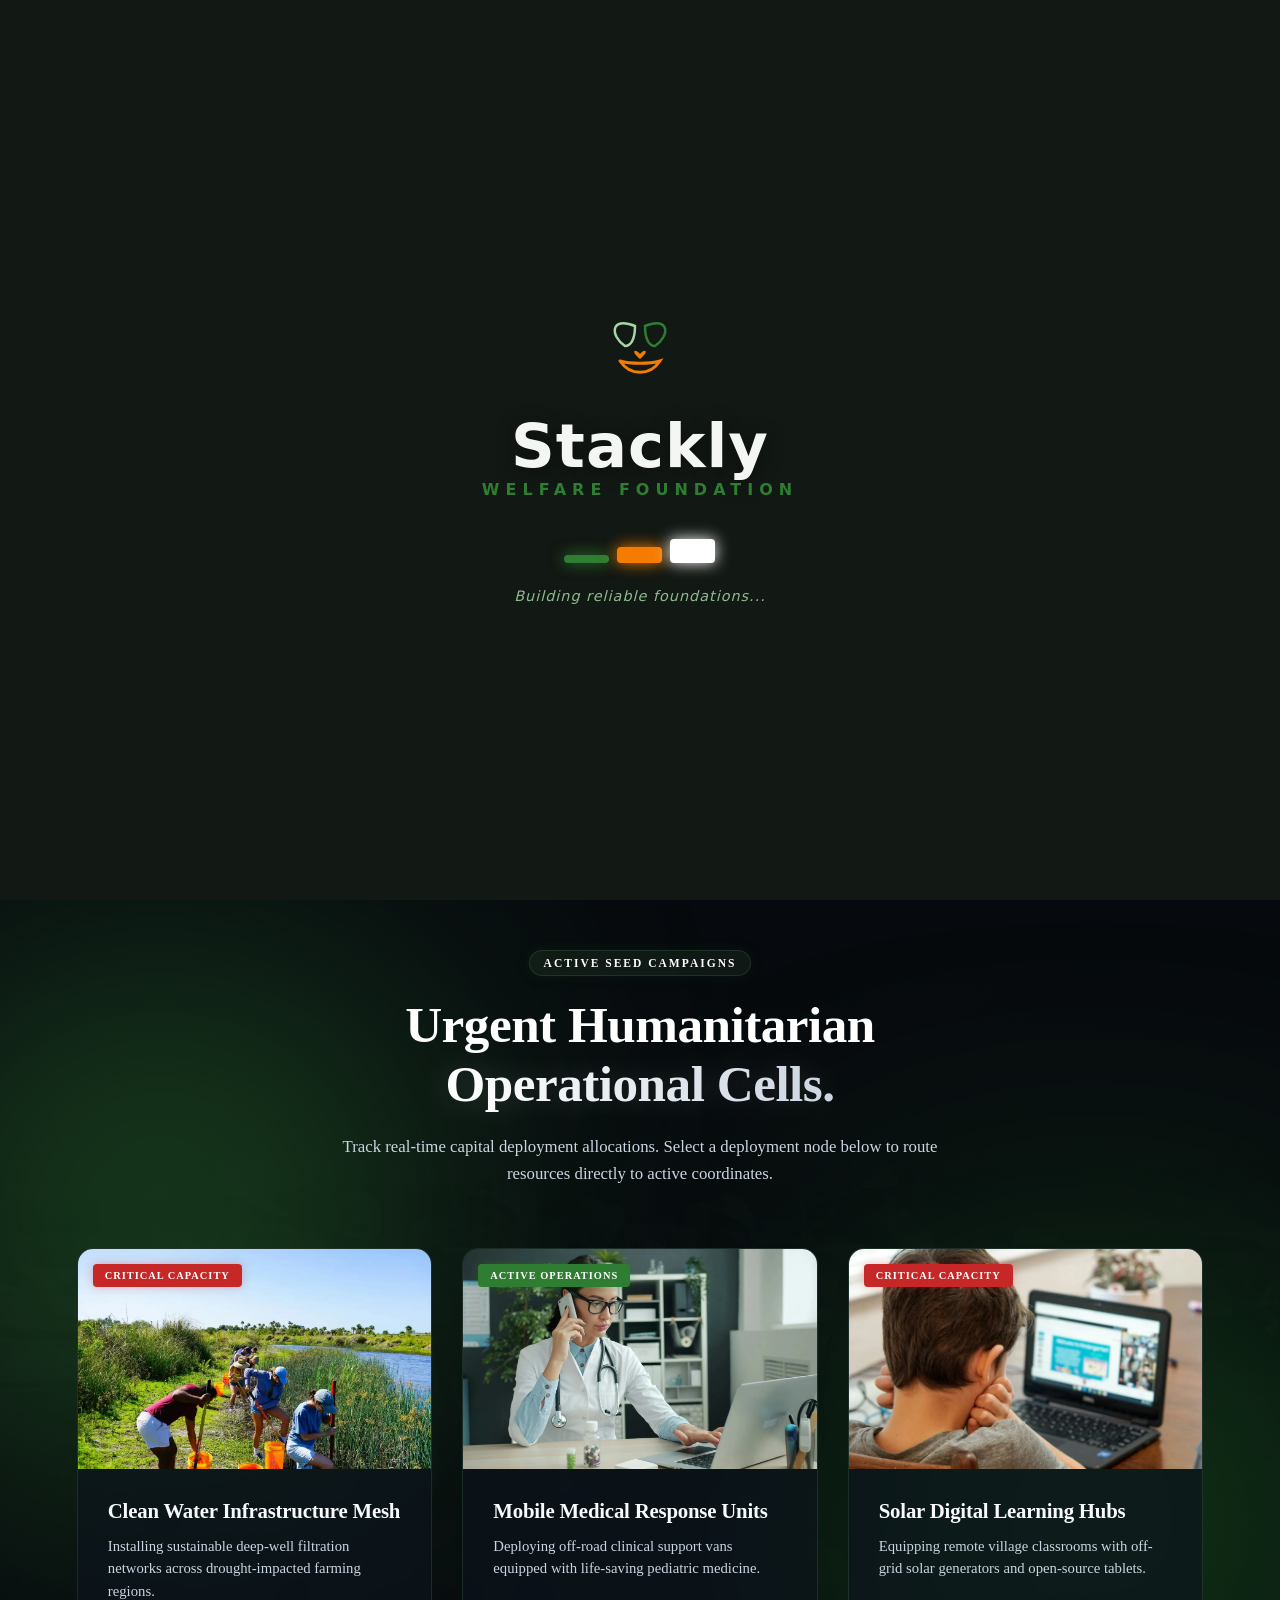
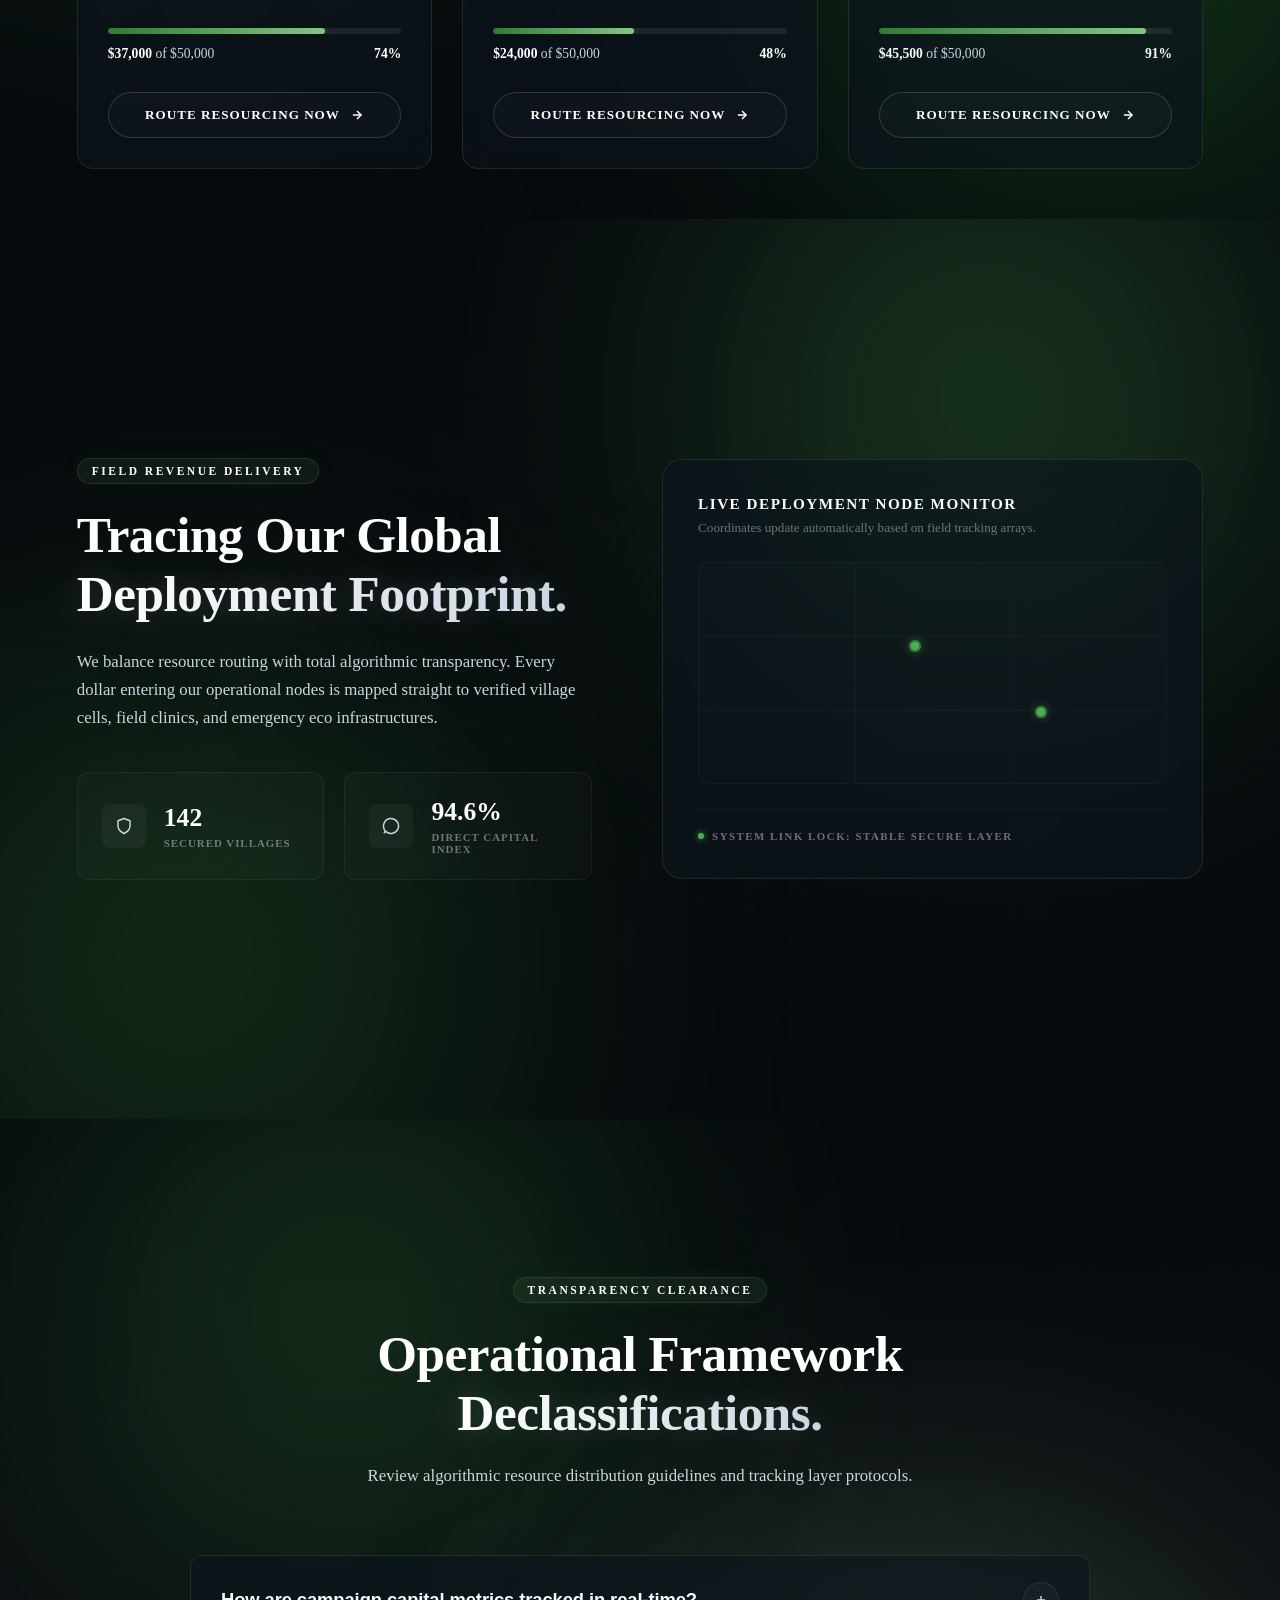
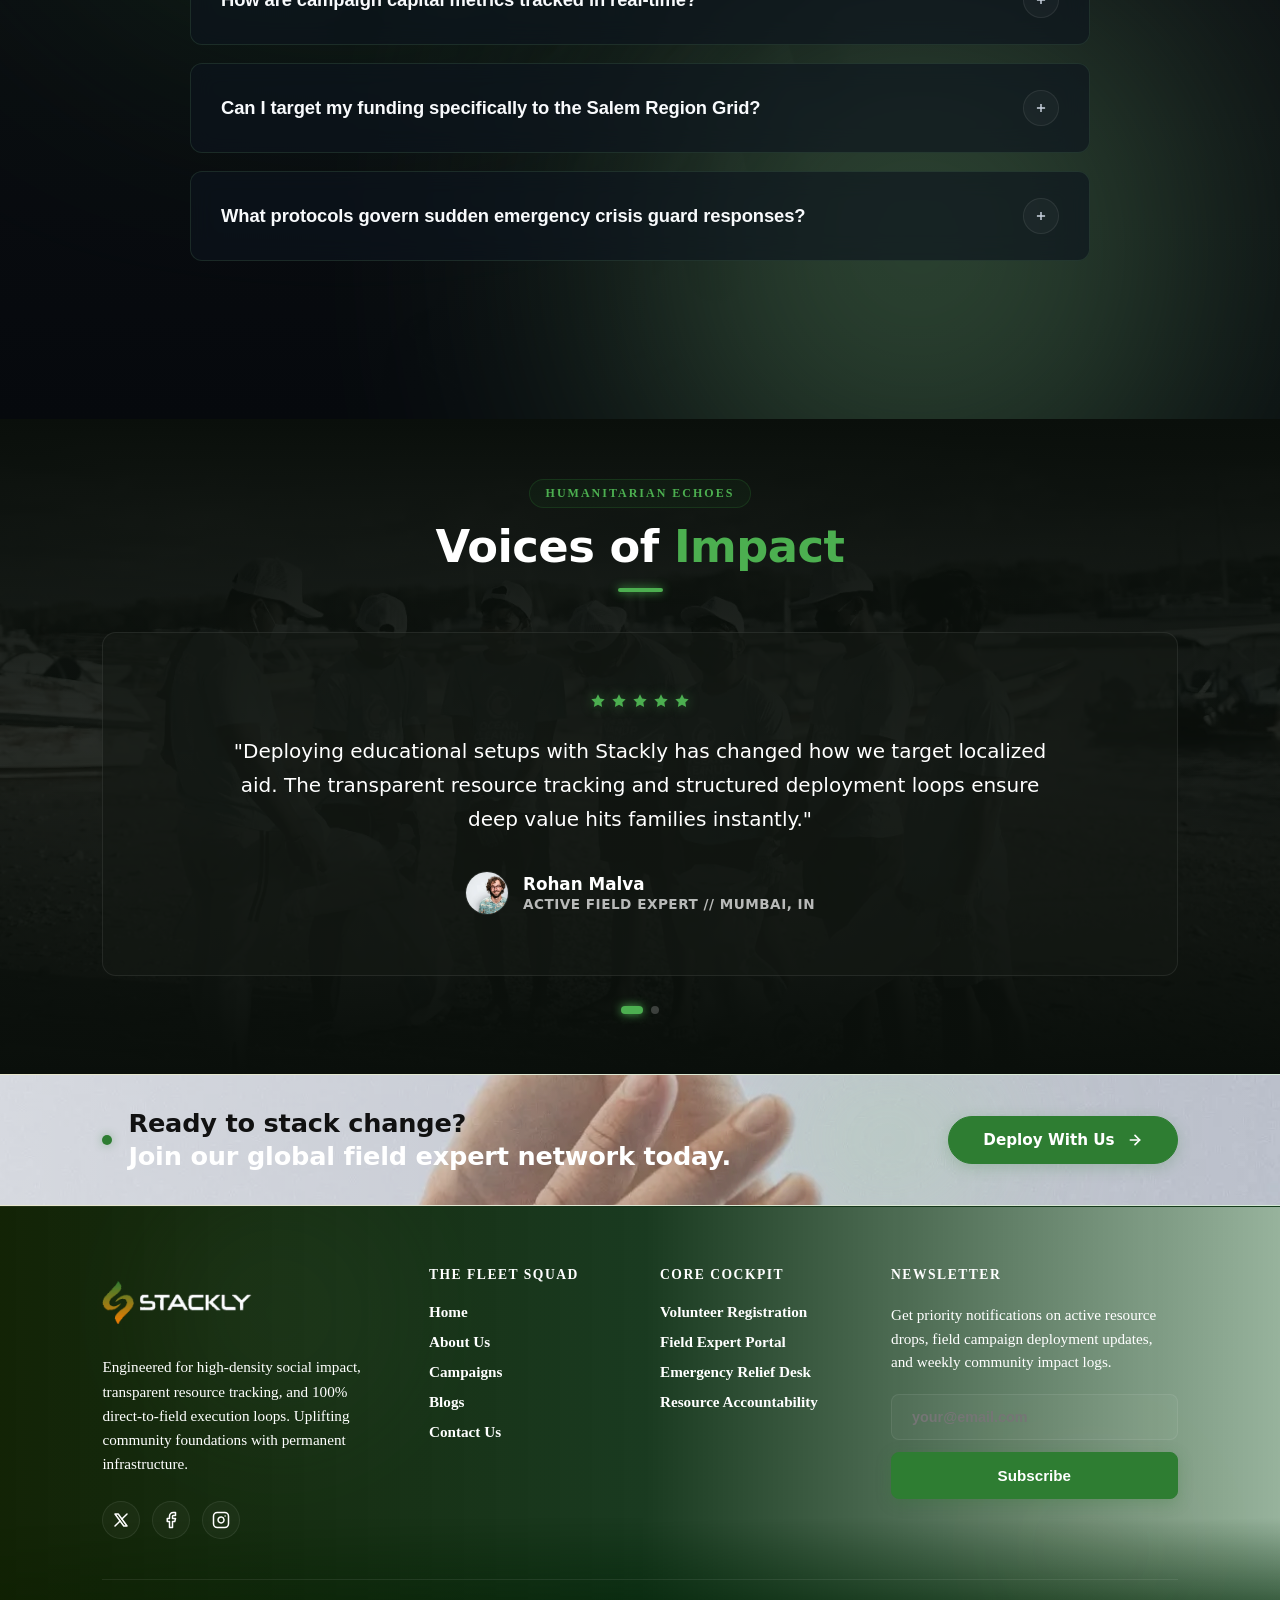
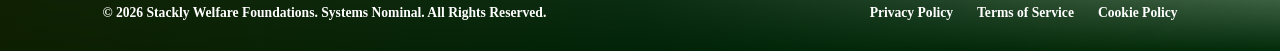
<file: campaigns.html>
<!DOCTYPE html>
<html lang="en">
<head>
    <meta charset="UTF-8">
    <meta name="viewport" content="width=device-width, initial-scale=1.0">
    <title>Stackly Welfare Foundation</title>
    <meta name="description" content="Stackly Foundation - Layering support, stacking hope, and building sustainable futures for communities worldwide.">
    <link rel="stylesheet" href="style.css">
</head>
<body>

    <!-- Social Welfare Human-Centric Preloader -->
    <div id="welfare-preloader">
       

        <div class="preloader-body">
            
            <!-- Creative Visual Anchor: Responsive Vector Lifecycle Logo -->
            <div class="vector-logo-container">
                <svg xmlns="http://w3.org" viewBox="0 0 100 100" class="welfare-vector">
                    <!-- Layer 1: Left Growing Leaf (Vector) -->
                    <path class="vec-leaf-left" d="M35 50 C20 40, 20 20, 45 30 C45 45, 40 50, 35 50 Z" fill="none" stroke="#a5d6a7" stroke-width="2.5" stroke-linecap="round"/>
                    
                    <!-- Layer 2: Right Growing Leaf (Vector) -->
                    <path class="vec-leaf-right" d="M65 50 C80 40, 80 20, 55 30 C55 45, 60 50, 65 50 Z" fill="none" stroke="#2e7d32" stroke-width="2.5" stroke-linecap="round"/>
                    
                    <!-- Layer 3: Central Supporting Hands Cradle (Vector) -->
                    <path class="vec-hands-cradle" d="M30 65 C40 80, 60 80, 70 65 C60 68, 40 68, 30 65 Z" fill="none" stroke="#f57c00" stroke-width="3" stroke-linecap="round"/>
                    <path class="vec-heart" d="M50 58 C45 52, 40 55, 50 63 C60 55, 55 52, 50 58 Z" fill="#f57c00"/>
                </svg>
            </div>

            <!-- Brand Typography -->
            <h1 class="brand-title">Stackly</h1>
            <p class="brand-subtext">Welfare Foundation</p>

            <!-- Creative Stacking Block Loader (Symbolizes building blocks of life) -->
            <div class="building-blocks">
                <div class="block block-1"></div>
                <div class="block block-2"></div>
                <div class="block block-3"></div>
            </div>

            <!-- Real-time Mission Statement Reveal -->
            <div class="mission-ticker">
                <span id="ticker-text">Stacking Hope...</span>
            </div>
        </div>
    </div>

   
   <script>
    document.addEventListener("DOMContentLoaded", () => {
    
    const preloader = document.getElementById("welfare-preloader");
    const tickerText = document.getElementById("ticker-text");

    const structuralPhrases = [
        "Stacking hope...",
        "Layering community resources...",
        "Building reliable foundations..."
    ];

    setTimeout(() => { tickerText.innerText = structuralPhrases[1]; }, 1000);
    setTimeout(() => { tickerText.innerText = structuralPhrases[2]; }, 2000);

    // Smooth exit animation
    setTimeout(() => {
        preloader.style.opacity = "0";
        preloader.style.transform = "translateY(-40px)";
        
        setTimeout(() => {
            preloader.remove();
        }, 800);

    }, 3400); 
});

   </script>

 <!-- Floating Translucent Capsule Header Wrapper -->
<!-- Fixed Transparent Header Capsule Layer -->
<!-- Fixed Transparent Header Capsule Layer -->
<header class="site-header-floating">
    <div class="header-capsule-container">
        
        <!-- Brand Logo Block Area -->
        <a href="#" class="brand-logo-link" id="logoLink" aria-label="Stackly Home, Refresh Platform">
            <div class="logo-glow-layer"></div>
            <img src="./Assests/Social welfare - logo.webp" alt="Stackly Logo" class="brand-logo-img" onerror="this.style.display='none';">
           
        </a>

        <!-- Unified Slide-Out Sidebar Container (Exactly 75% Width on Mobile Layout Screens) -->
        <nav class="navigation-bar" id="navigationBar" aria-label="Primary Platform Navigation">
            
            <!-- Core Navigation Menu Links Matrix -->
            <ul class="menu-links-list" id="menuList">
                <li class="menu-item"><a href="index.html" class="nav-anchor ">Home</a></li>
                <li class="menu-item"><a href="about.html" class="nav-anchor">About Us</a></li>
                <li class="menu-item"><a href="campaigns.html" class="nav-anchor active-route">Campaigns</a></li>
                <li class="menu-item"><a href="blogs.html" class="nav-anchor">Blog</a></li>
                <li class="menu-item"><a href="contact.html" class="nav-anchor">Contact</a></li>
            </ul>

            <!-- Nested Access Portal buttons (Keeps layout grouped neatly inside mobile overlays) -->
            <div class="auth-buttons-group" id="authGroup">
                <a href="login.html" class="btn-gateway btn-login-glass">Login</a>
                <a href="signup.html" class="btn-gateway btn-signup-glow">Sign Up</a>
            </div>

        </nav>

        <!-- Touch Optimized Menu Open/Close Toggle Hamburger Trigger -->
        <button class="hamburger-menu-trigger" id="hamburgerTrigger" aria-expanded="false" aria-controls="navigationBar" aria-label="Toggle Mobile Viewport Menu Openings">
            <span class="burger-bar bar-top"></span>
            <span class="burger-bar bar-mid"></span>
            <span class="burger-bar bar-bottom"></span>
        </button>

    </div>
</header>




<script>
  document.addEventListener("DOMContentLoaded", () => {

    const header = document.querySelector(".site-header-floating");
    const hamburgerTrigger = document.getElementById("hamburgerTrigger");
    const navAnchors = document.querySelectorAll(".nav-anchor");
    const bodyElement = document.body;

    // Hamburger State Switch Action Listener
    hamburgerTrigger.addEventListener("click", () => {
        const isMenuOpen = header.classList.toggle("mobile-active");
        hamburgerTrigger.setAttribute("aria-expanded", isMenuOpen);

        // Activates strict backdrop background navigation lock sequence
        if (isMenuOpen) {
            bodyElement.classList.add("scroll-locked");
        } else {
            bodyElement.classList.remove("scroll-locked");
        }
    });

    // Close panel container layout structure when target link executes
    navAnchors.forEach(anchor => {
        anchor.addEventListener("click", () => {
            header.classList.remove("mobile-active");
            bodyElement.classList.remove("scroll-locked");
            hamburgerTrigger.setAttribute("aria-expanded", "false");
        });
    });
});

</script>

<!-- SEO-Optimized Dynamic Campaign Hero -->
<header class="campaign-hero-section" aria-label="Active Global Relief Campaigns">
    
    <!-- Immersive Semantic Background Infrastructure -->
    <figure class="hero-canvas-wrapper">
        <img src="./Assests/clean water.webp" 
             alt="Passionate community volunteers uniting hands to initiate a localized social relief network" 
             loading="eager" 
             class="hero-canvas-image">
        <div class="hero-canvas-curtain"></div>
    </figure>

    <!-- Kinetic Cosmic Particle Orbs -->
    <div class="vibrant-orb orb-primary"></div>
    <div class="vibrant-orb orb-secondary"></div>

    <div class="hero-central-container">
        
        <!-- Live Operations Ticker -->
        <div class="live-status-badge">
            <span class="pulse-dot" aria-hidden="true"></span>
            <span class="badge-text">LIVE OPERATIONS: 4 ACTIVE MISSION CELLS</span>
        </div>

        <!-- Main Focal Header -->
        <h1 class="hero-epic-title">
            Fueling Solutions for <br>
            <span class="text-glow-matrix">Generational Restorations.</span>
        </h1>

        <!-- Subtitle Context Narrative -->
        <p class="hero-narrative-copy">
            We don't deploy temporary band-aids. Explore our decentralized, crowd-funded development campaigns routing clean power infrastructures, food security hubs, and emergency medical channels directly to marginalized coordinates.
        </p>

        <!-- Dynamic Action Metrics Cluster -->
        <div class="hero-action-ecosystem">
            
            <a href="404.html" class="glow-action-btn primary-glow">
                <span class="btn-inner-text">DEPLOY FUNDING NOW</span>
                <div class="laser-flare-sweep"></div>
                <svg class="btn-vector-arrow" viewBox="0 0 24 24" fill="none" stroke="currentColor" stroke-width="2.5">
                    <line x1="5" y1="12" x2="19" y2="12"></line>
                    <polyline points="12 5 19 12 12 19"></polyline>
                </svg>
            </a>

            <a href="404.html" class="glow-action-btn secondary-hollow">
                <span class="btn-inner-text">VIEW OPEN AUDIT LEDGER</span>
                <div class="hollow-glow-border"></div>
            </a>
            
        </div>

        <!-- Real-Time Metrics Overview Dashboard Panel -->
        <div class="hero-live-dashboard" tabindex="0">
            <div class="panel-flashlight-glow"></div>
            
            <div class="metric-block">
                <span class="metric-num text-glow-matrix">$2.4M+</span>
                <span class="metric-label">Allocated Capital</span>
            </div>
            <div class="metric-divider" aria-hidden="true"></div>
            
            <div class="metric-block">
                <span class="metric-num">87%</span>
                <span class="metric-label">Success Rate</span>
            </div>
            <div class="metric-divider" aria-hidden="true"></div>
            
            <div class="metric-block">
                <span class="metric-num">140K+</span>
                <span class="metric-label">Impacted Lives</span>
            </div>
            
        </div>

    </div>
</header>

<style>
    /* --- CAMPAIGN HERO CORE INTERACTION MECHANICS --- */
:root {
    --neon-welfare: #81c784;
    --core-welfare: #2e7d32;
    --deep-welfare: #1b5e20;
    --space-abyss: #06090d;
    --matte-glass: rgba(10, 15, 23, 0.65);
    --rim-glass: rgba(129, 199, 132, 0.15);
    --crystal-white: #f8fafc;
    --slate-mist: #94a3b8;
}

.campaign-hero-section {
    position: relative;
    width: 100%;
    min-height: 100vh;
    padding: 140px max(20px, 6vw) 80px;
    background-color: var(--space-abyss);
    color: white;
    display: flex;
    align-items: center;
    justify-content: center;
    overflow: hidden;
    box-sizing: border-box;
}

/* 1. Immersive Image Canvas Backing */
.hero-canvas-wrapper {
    position: absolute;
    top: 0;
    left: 0;
    width: 100%;
    height: 100%;
    margin: 0;
    padding: 0;
    z-index: 1;
}

.hero-canvas-image {
    width: 100%;
    height: 100%;
    object-fit: cover;
    transform: scale(1.04);
    filter: brightness(35%) contrast(105%) saturate(40%);
    animation: cinematicZoom 35s infinite alternate ease-in-out;
}

.hero-canvas-curtain {
    position: absolute;
    top: 0;
    left: 0;
    width: 100%;
    height: 100%;
    background: linear-gradient(
        180deg,
        rgba(6, 9, 13, 0.95) 0%,
        rgba(8, 22, 12, 0.85) 60%,
        var(--space-abyss) 100%
    );
}

/* 2. Shifting Background Atmosphere Orbs */
.vibrant-orb {
    position: absolute;
    border-radius: 50%;
    filter: blur(150px);
    z-index: 2;
    opacity: 0.62;
    pointer-events: none;
    animation: cosmicDrift 22s infinite alternate ease-in-out;
}
.orb-primary {
    width: 550px;
    height: 550px;
    background: var(--core-welfare);
    top: -10%;
    right: 5%;
}
.orb-secondary {
    width: 450px;
    height: 450px;
    background: var(--neon-welfare);
    bottom: -5%;
    left: 10%;
    animation-delay: -6s;
}

/* 3. Central Grid Layout */
.hero-central-container {
    position: relative;
    z-index: 3;
    width: 100%;
    max-width: 950px;
    display: flex;
    flex-direction: column;
    align-items: center;
    text-align: center;
}

/* 4. Live Ticker Badge Component */
.live-status-badge {
    display: inline-flex;
    align-items: center;
    background: rgba(46, 125, 50, 0.1);
    border: 1px solid var(--rim-glass);
    padding: 8px 16px;
    border-radius: 30px;
    margin-bottom: 30px;
    box-shadow: 0 0 20px rgba(46, 125, 50, 0.08);
}

.pulse-dot {
    width: 8px;
    height: 8px;
    background-color: #4caf50;
    border-radius: 50%;
    margin-right: 10px;
    box-shadow: 0 0 10px #4caf50;
    animation: beaconPulse 1.8s infinite ease-in-out;
}

.badge-text {
    font-size: 0.72rem;
    font-weight: 800;
    letter-spacing: 2px;
    color: white;
}

/* 5. Epic Typography with Shifting Kinetic Text Glow */
.hero-epic-title {
    font-size: clamp(2.5rem, 5vw, 4.2rem);
    line-height: 1.1;
    font-weight: 800;
    letter-spacing: -1px;
    margin-bottom: 25px;
}

.text-glow-matrix {
    background: linear-gradient(90deg, #ffffff, var(--neon-welfare), #ffffff);
    background-size: 200% auto;
    -webkit-background-clip: text;
    -webkit-text-fill-color: transparent;
    animation: matrixSweep 7s linear infinite;
    text-shadow: 0 0 40px rgba(129, 199, 132, 0.2);
}

.hero-narrative-copy {
    font-size: clamp(1.05rem, 2vw, 1.2rem);
    color: var(--slate-mist);
    line-height: 1.65;
    max-width: 760px;
    margin-bottom: 45px;
}

/* 6. Dynamic Button Clusters & Complex Hover Flares */
.hero-action-ecosystem {
    display: flex;
    align-items: center;
    justify-content: center;
    gap: 20px;
    margin-bottom: 70px;
    width: 100%;
}

.glow-action-btn {
    position: relative;
    display: inline-flex;
    align-items: center;
    justify-content: center;
    text-decoration: none;
    padding: 20px 38px;
    border-radius: 40px;
    font-weight: 700;
    font-size: 0.88rem;
    letter-spacing: 1.5px;
    overflow: hidden;
    cursor: pointer;
    box-sizing: border-box;
    transition: transform 0.4s cubic-bezier(0.2, 0.8, 0.2, 1), box-shadow 0.4s;
}

/* Primary Button Solid Fill variant */
.primary-glow {
    background-color: var(--neon-welfare);
    color:whitesmoke;
}

.primary-glow:hover {
    transform: translateY(-3px);
    box-shadow: 0 12px 30px rgba(129, 199, 132, 0.4), 0 0 15px rgba(46, 125, 50, 0.2);
}

.laser-flare-sweep {
    position: absolute;
    top: 0;
    left: -100%;
    width: 50%;
    height: 100%;
    background: linear-gradient(90deg, transparent, rgba(255, 255, 255, 0.5), transparent);
    transform: skewX(-30deg);
    transition: left 0.7s cubic-bezier(0.2, 0.8, 0.2, 1);
}

.primary-glow:hover .laser-flare-sweep {
    left: 200%;
}

.btn-vector-arrow {
    width: 16px;
    height: 16px;
    margin-left: 12px;
    transition: transform 0.3s ease;
}

.primary-glow:hover .btn-vector-arrow {
    transform: translateX(5px);
}

/* Secondary Button Glass/Hollow Variant */
.secondary-hollow {
    background-color: rgba(255, 255, 255, 0.02);
    color:white;
    border: 1px solid rgba(255, 255, 255, 0.1);
    backdrop-filter: blur(8px);
    -webkit-backdrop-filter: blur(8px);
}

.hollow-glow-border {
    position: absolute;
    inset: 0;
    border-radius: 40px;
    padding: 1px;
    background: linear-gradient(135deg, transparent, rgba(129, 199, 132, 0.4), transparent);
    -webkit-mask: linear-gradient(#fff 0 0) content-box, linear-gradient(#fff 0 0);
    -webkit-mask-composite: xor;
    mask-composite: exclude;
    opacity: 0;
    transition: opacity 0.4s;
}

.secondary-hollow:hover {
    transform: translateY(-3px);
    border-color: var(--neon-welfare);
    box-shadow: 0 0 25px rgba(46, 125, 50, 0.15);
    background-color: rgba(46, 125, 50, 0.04);
}

.secondary-hollow:hover .hollow-glow-border {
    opacity: 1;
}

.btn-inner-text {
    position: relative;
    z-index: 2;
}

/* 7. Glass Dashboard Overlay Panel with Flashlight Cursor Tracking */
.hero-live-dashboard {
    position: relative;
    width: 100%;
    max-width: 820px;
    background: var(--matte-glass);
    border: 1px solid var(--rim-glass);
    border-radius: 20px;
    padding: 35px;
    display: flex;
    align-items: center;
    justify-content: space-around;
    backdrop-filter: blur(14px);
    -webkit-backdrop-filter: blur(14px);
    overflow: hidden;
    outline: none;
    transition: transform 0.4s cubic-bezier(0.2, 0.8, 0.2, 1), border-color 0.4s, box-shadow 0.4s;
    cursor: pointer;
}

.panel-flashlight-glow {
    position: absolute;
    inset: 0;
    background: radial-gradient(circle at var(--light-x, 50%) var(--light-y, 50%), rgba(129, 199, 132, 0.1) 0%, transparent 60%);
    opacity: 0;
    transition: opacity 0.3s ease;
    pointer-events: none;
}

.hero-live-dashboard:hover .panel-flashlight-glow,
.hero-live-dashboard:focus .panel-flashlight-glow {
    opacity: 1;
}

.hero-live-dashboard:hover, .hero-live-dashboard:focus {
    transform: translateY(-4px);
    border-color: rgba(129, 199, 132, 0.35);
    box-shadow: 0 20px 45px rgba(0, 0, 0, 0.5), 0 0 30px rgba(46, 125, 50, 0.1);
}

.metric-block {
    display: flex;
    flex-direction: column;
    align-items: center;
    position: relative;
    z-index: 2;
}

.metric-num {
    font-size: clamp(1.8rem, 3vw, 2.5rem);
    font-weight: 800;
    color: white;
    letter-spacing: -0.5px;
    margin-bottom: 5px;
}

.metric-label {
    font-size: 0.78rem;
    font-weight: 700;
    color: white;
    letter-spacing: 1px;
    text-transform: uppercase;
}

.metric-divider {
    width: 1px;
    height: 50px;
    background: linear-gradient(transparent, var(--rim-glass), transparent);
}

/* 8. Structural Motion Components */
@keyframes cinematicZoom {
    0% { transform: scale(1.04) translate(0px, 0px); }
    100% { transform: scale(1.1) translate(-15px, -5px); }
}

@keyframes cosmicDrift {
    0% { transform: translate(0px, 0px) scale(1); }
    100% { transform: translate(45px, 25px) scale(1.08); }
}

@keyframes beaconPulse {
    0% { transform: scale(0.95); opacity: 0.8; }
    50% { transform: scale(1.2); opacity: 1; box-shadow: 0 0 14px #4caf50; }
    100% { transform: scale(0.95); opacity: 0.8; }
}

@keyframes matrixSweep {
    to { background-position: 200% center; }
}

/* Fluid Viewport Adaptations */
@media (max-width: 768px) {
    .campaign-hero-section {
        padding-top: 120px;
    }
    .hero-action-ecosystem {
        flex-direction: column;
        gap: 15px;
    }
    .glow-action-btn {
        width: 100%;
    }
    .hero-live-dashboard {
        flex-direction: column;
        gap: 30px;
        padding: 40px 20px;
    }
    .metric-divider {
        width: 60px;
        height: 1px;
        background: linear-gradient(to right, transparent, var(--rim-glass), transparent);
    }
}

</style>

<script>
    document.addEventListener('DOMContentLoaded', () => {
    const liveDashboard = document.querySelector('.hero-live-dashboard');

    if (liveDashboard) {
        liveDashboard.addEventListener('mousemove', (e) => {
            // Retrieve boundary properties for the dashboard container under focus
            const coordinatesBox = liveDashboard.getBoundingClientRect();
            
            // Map percentage offsets relative to the element bounds
            const xPercent = ((e.clientX - coordinatesBox.left) / coordinatesBox.width) * 100;
            const yPercent = ((e.clientY - coordinatesBox.top) / coordinatesBox.height) * 100;

            // Push relative positioning variables live into the node style context
            liveDashboard.style.setProperty('--light-x', `${xPercent}%`);
            liveDashboard.style.setProperty('--light-y', `${yPercent}%`);
        });
    }
});

</script>

<!-- SEO-Optimized Active Campaigns Section -->
<section class="ngo-campaigns-grid-section" aria-labelledby="campaigns-main-heading">
    
    <!-- Immersive Semantic Background Infrastructure -->
    <figure class="grid-bg-canvas">
        <img src="./Assests/grp volu.webp" 
             alt="Vibrant green saplings growing in rich soil, symbolizing global sustainable development" 
             loading="lazy" 
             class="grid-canvas-image">
        <div class="grid-canvas-curtain"></div>
    </figure>

    <!-- Ambient Shifting Orbs -->
    <div class="mesh-vortex vortex-1"></div>
    <div class="mesh-vortex vortex-2"></div>

    <div class="grid-inner-container">
        
        <header class="grid-section-header">
            <span class="grid-badge-pill">ACTIVE SEED CAMPAIGNS</span>
            <h2 id="campaigns-main-heading" class="grid-section-title">
                Urgent Humanitarian <br><span class="glow-white-text">Operational Cells.</span>
            </h2>
            <p class="grid-section-subtitle">
                Track real-time capital deployment allocations. Select a deployment node below to route resources directly to active coordinates.
            </p>
        </header>

        <!-- 3-Column Kinetic Grid Ecosystem -->
        <div class="campaigns-card-ecosystem">
            
            <!-- Campaign Node 1: Pure Water framework -->
            <article class="campaign-node-card" tabindex="0">
                <div class="card-flashlight-sweep"></div>
                
                <div class="card-image-box">
                    <img src="./Assests/clean water.webp" alt="Water well engineering deployment site" class="card-thumb">
                    <span class="urgency-tag status-critical">CRITICAL CAPACITY</span>
                </div>

                <div class="card-content-tier">
                    <h3 class="card-node-title">Clean Water Infrastructure Mesh</h3>
                    <p class="card-node-desc">Installing sustainable deep-well filtration networks across drought-impacted farming regions.</p>
                    
                    <!-- Live Metric Telemetry -->
                    <div class="card-telemetry-panel">
                        <div class="telemetry-bar-wrapper">
                            <div class="telemetry-progress-fill" style="width: 74%;"></div>
                        </div>
                        <div class="telemetry-labels">
                            <span class="telemetry-metric"><strong>$37,000</strong> of $50,000</span>
                            <span class="telemetry-percent">74%</span>
                        </div>
                    </div>

                    <a href="404.html" class="node-action-anchor">
                        <span>ROUTE RESOURCING NOW</span>
                        <svg class="anchor-arrow-vector" viewBox="0 0 24 24" fill="none" stroke="currentColor" stroke-width="2.5">
                            <line x1="5" y1="12" x2="19" y2="12"></line>
                            <polyline points="12 5 19 12 12 19"></polyline>
                        </svg>
                    </a>
                </div>
            </article>

            <!-- Campaign Node 2: Mobile Medical Cells -->
            <article class="campaign-node-card" tabindex="0">
                <div class="card-flashlight-sweep"></div>
                
                <div class="card-image-box">
                    <img src="./Assests/digital doct.webp" alt="Mobile emergency medical van interior setup" class="card-thumb">
                    <span class="urgency-tag status-urgent">ACTIVE OPERATIONS</span>
                </div>

                <div class="card-content-tier">
                    <h3 class="card-node-title">Mobile Medical Response Units</h3>
                    <p class="card-node-desc">Deploying off-road clinical support vans equipped with life-saving pediatric medicine.</p>
                    
                    <!-- Live Metric Telemetry -->
                    <div class="card-telemetry-panel">
                        <div class="telemetry-bar-wrapper">
                            <div class="telemetry-progress-fill" style="width: 48%;"></div>
                        </div>
                        <div class="telemetry-labels">
                            <span class="telemetry-metric"><strong>$24,000</strong> of $50,000</span>
                            <span class="telemetry-percent">48%</span>
                        </div>
                    </div>

                    <a href="404.html" class="node-action-anchor">
                        <span>ROUTE RESOURCING NOW</span>
                        <svg class="anchor-arrow-vector" viewBox="0 0 24 24" fill="none" stroke="currentColor" stroke-width="2.5">
                            <line x1="5" y1="12" x2="19" y2="12"></line>
                            <polyline points="12 5 19 12 12 19"></polyline>
                        </svg>
                    </a>
                </div>
            </article>

            <!-- Campaign Node 3: Rural Classrooms -->
            <article class="campaign-node-card" tabindex="0">
                <div class="card-flashlight-sweep"></div>
                
                <div class="card-image-box">
                    <img src="./Assests/digital edu.webp" alt="Children learning with solar-powered digital tablets" class="card-thumb">
                    <span class="urgency-tag status-critical">CRITICAL CAPACITY</span>
                </div>

                <div class="card-content-tier">
                    <h3 class="card-node-title">Solar Digital Learning Hubs</h3>
                    <p class="card-node-desc">Equipping remote village classrooms with off-grid solar generators and open-source tablets.</p>
                    
                    <!-- Live Metric Telemetry -->
                    <div class="card-telemetry-panel">
                        <div class="telemetry-bar-wrapper">
                            <div class="telemetry-progress-fill" style="width: 91%;"></div>
                        </div>
                        <div class="telemetry-labels">
                            <span class="telemetry-metric"><strong>$45,500</strong> of $50,000</span>
                            <span class="telemetry-percent">91%</span>
                        </div>
                    </div>

                    <a href="404.html" class="node-action-anchor">
                        <span>ROUTE RESOURCING NOW</span>
                        <svg class="anchor-arrow-vector" viewBox="0 0 24 24" fill="none" stroke="currentColor" stroke-width="2.5">
                            <line x1="5" y1="12" x2="19" y2="12"></line>
                            <polyline points="12 5 19 12 12 19"></polyline>
                        </svg>
                    </a>
                </div>
            </article>

        </div>

    </div>
</section>

<style>
    /* --- ACTIVE CAMPAIGNS CONTAINER INTERACTIVE MECHANICS --- */
:root {
    --neon-green: #81c784;
    --welfare-emerald: #2e7d32;
    --black-void: #06090d;
    --glass-plate: rgba(13, 20, 30, 0.65);
    --glass-rim: rgba(129, 199, 132, 0.14);
    --pure-white: #ffffff;
    --off-white: #f8fafc;
    --muted-white: #cbd5e1;
}

.ngo-campaigns-grid-section {
    position: relative;
    width: 100%;
    min-height: 100vh;
    padding: 50px max(20px, 6vw);
    background-color: var(--black-void);
    color: var(--pure-white);
    display: flex;
    align-items: center;
    justify-content: center;
    overflow: hidden;
    box-sizing: border-box;
}

/* 1. Background Image and Overlay Layer */
.grid-bg-canvas {
    position: absolute;
    top: 0;
    left: 0;
    width: 100%;
    height: 100%;
    margin: 0;
    padding: 0;
    z-index: 1;
}

.grid-canvas-image {
    width: 100%;
    height: 100%;
    object-fit: cover;
    filter: brightness(25%) contrast(110%) saturate(15%);
    transform: scale(1.03);
    animation: smoothCanvasDrift 45s infinite alternate ease-in-out;
}

.grid-canvas-curtain {
    position: absolute;
    top: 0;
    left: 0;
    width: 100%;
    height: 100%;
    background: linear-gradient(
        180deg,
        var(--black-void) 0%,
        rgba(6, 9, 13, 0.92) 50%,
        var(--black-void) 100%
    );
}

/* 2. Floating Kinetic Orbs */
.mesh-vortex {
    position: absolute;
    border-radius: 50%;
    filter: blur(150px);
    z-index: 2;
    opacity: 0.68;
    pointer-events: none;
    animation: vortexFloat 25s infinite alternate ease-in-out;
}
.vortex-1 {
    width: 450px;
    height: 450px;
    background: var(--welfare-emerald);
    top: 10%;
    left: -5%;
}
.vortex-2 {
    width: 500px;
    height: 500px;
    background: #1b5e20;
    bottom: 5%;
    right: -5%;
    animation-delay: -8s;
}

/* 3. Central Grid Layout */
.grid-inner-container {
    position: relative;
    z-index: 3;
    width: 100%;
    max-width: 1200px;
    display: flex;
    flex-direction: column;
}

/* Header Elements (All White Typography) */
.grid-section-header {
    text-align: center;
    margin-bottom: 60px;
}

.grid-badge-pill {
    display: inline-block;
    font-size: 0.72rem;
    font-weight: 800;
    letter-spacing: 2px;
    color: var(--pure-white);
    border: 1px solid var(--glass-rim);
    padding: 6px 14px;
    border-radius: 20px;
    background: rgba(129, 199, 132, 0.08);
    margin-bottom: 20px;
    box-shadow: 0 0 15px rgba(46, 125, 50, 0.1);
}

.grid-section-title {
    font-size: clamp(2.2rem, 4vw, 3.2rem);
    line-height: 1.15;
    font-weight: 800;
    color: var(--pure-white);
    letter-spacing: -0.5px;
    margin-bottom: 20px;
}

/* Pure White Shifting Kinetic Gradient Effect */
.glow-white-text {
    background: linear-gradient(90deg, var(--pure-white), var(--muted-white), var(--pure-white));
    background-size: 200% auto;
    -webkit-background-clip: text;
    -webkit-text-fill-color: transparent;
    animation: titleSweep 6s linear infinite;
    text-shadow: 0 0 30px rgba(255, 255, 255, 0.15);
}

.grid-section-subtitle {
    font-size: 1.05rem;
    color: var(--muted-white);
    line-height: 1.6;
    max-width: 650px;
    margin: 0 auto;
}

/* 4. 3-Column Responsive Grid Architecture */
.campaigns-card-ecosystem {
    display: grid;
    grid-template-columns: repeat(auto-fit, minmax(320px, 1fr));
    gap: 30px;
    width: 100%;
}

/* 5. Campaign Cards with Active Focus & Glow Layers */
.campaign-node-card {
    position: relative;
    background: var(--glass-plate);
    border: 1px solid var(--glass-rim);
    border-radius: 16px;
    overflow: hidden;
    outline: none;
    backdrop-filter: blur(12px);
    -webkit-backdrop-filter: blur(12px);
    transition: transform 0.4s cubic-bezier(0.2, 0.8, 0.2, 1), border-color 0.4s, box-shadow 0.4s;
    cursor: pointer;
    display: flex;
    flex-direction: column;
}

/* Flashlight mouse tracking layer background setup */
.card-flashlight-sweep {
    position: absolute;
    inset: 0;
    background: radial-gradient(circle at var(--card-x, 50%) var(--card-y, 50%), rgba(255, 255, 255, 0.08) 0%, transparent 60%);
    opacity: 0;
    transition: opacity 0.3s ease;
    pointer-events: none;
    z-index: 1;
}

.campaign-node-card:hover .card-flashlight-sweep,
.campaign-node-card:focus .card-flashlight-sweep {
    opacity: 1;
}

.campaign-node-card:hover, .campaign-node-card:focus {
    transform: translateY(-6px);
    border-color: rgba(255, 255, 255, 0.35);
    box-shadow: 0 20px 40px rgba(0, 0, 0, 0.4), 0 0 25px rgba(129, 199, 132, 0.1);
}

/* Thumbnail & Tags */
.card-image-box {
    position: relative;
    width: 100%;
    height: 220px;
    overflow: hidden;
}

.card-thumb {
    width: 100%;
    height: 100%;
    object-fit: cover;
    transition: transform 0.6s cubic-bezier(0.2, 0.8, 0.2, 1);
}

.campaign-node-card:hover .card-thumb {
    transform: scale(1.06);
}

.urgency-tag {
    position: absolute;
    top: 15px;
    left: 15px;
    font-size: 0.65rem;
    font-weight: 800;
    letter-spacing: 1px;
    padding: 6px 12px;
    border-radius: 4px;
    color: var(--pure-white);
}

.status-critical { background-color: #c62828; box-shadow: 0 0 10px rgba(198, 40, 40, 0.3); }
.status-urgent { background-color: var(--welfare-emerald); box-shadow: 0 0 10px rgba(46, 125, 50, 0.3); }

/* Typography Inside Content Tier */
.card-content-tier {
    padding: 30px;
    display: flex;
    flex-direction: column;
    flex: 1;
    position: relative;
    z-index: 2;
}

.card-node-title {
    font-size: 1.3rem;
    font-weight: 700;
    color: var(--off-white);
    margin-bottom: 12px;
    letter-spacing: -0.2px;
}

.card-node-desc {
    font-size: 0.92rem;
    color: var(--muted-white);
    line-height: 1.55;
    margin-bottom: 25px;
}

/* Live Funding Telemetry */
.card-telemetry-panel {
    margin-top: auto;
    margin-bottom: 30px;
}

.telemetry-bar-wrapper {
    width: 100%;
    height: 6px;
    background-color: rgba(255, 255, 255, 0.08);
    border-radius: 10px;
    overflow: hidden;
    margin-bottom: 12px;
}

.telemetry-progress-fill {
    height: 100%;
    background: linear-gradient(90deg, var(--welfare-emerald), var(--neon-green));
    border-radius: 10px;
    box-shadow: 0 0 10px rgba(129, 199, 132, 0.3);
}

.telemetry-labels {
    display: flex;
    justify-content: space-between;
    font-size: 0.85rem;
    color: var(--muted-white);
}

.telemetry-metric strong {
    color: var(--pure-white);
}

.telemetry-percent {
    font-weight: 700;
    color: var(--pure-white);
}

/* Creative Anchor Trigger with Shifting Micro-Interactions */
.node-action-anchor {
    display: inline-flex;
    align-items: center;
    justify-content: center;
    text-decoration: none;
    color: var(--pure-white);
    font-weight: 700;
    font-size: 0.82rem;
    letter-spacing: 1px;
    padding: 14px 24px;
    border: 1px solid rgba(255, 255, 255, 0.15);
    border-radius: 30px;
    background: rgba(255, 255, 255, 0.02);
    transition: all 0.3s cubic-bezier(0.2, 0.8, 0.2, 1);
}

.anchor-arrow-vector {
    width: 14px;
    height: 14px;
    margin-left: 10px;
    transition: transform 0.3s cubic-bezier(0.2, 0.8, 0.2, 1);
}

/* Hover Responses Specific to Anchor Action */
.campaign-node-card:hover .node-action-anchor {
    border-color: var(--pure-white);
    background-color: rgba(255, 255, 255, 0.08);
    box-shadow: 0 0 15px rgba(255, 255, 255, 0.1);
}

.node-action-anchor:hover {
    background-color: var(--pure-white) !important;
    color: var(--black-void) !important;
}

.node-action-anchor:hover .anchor-arrow-vector {
    transform: translateX(4px);
}

/* 6. System Layout Keyframes */
@keyframes smoothCanvasDrift {
    0% { transform: scale(1.03) translate(0px, 0px); }
    100% { transform: scale(1.08) translate(-15px, -10px); }
}

@keyframes vortexFloat {
    0% { transform: translate(0px, 0px) scale(1); }
    100% { transform: translate(30px, 20px) scale(1.06); }
}

@keyframes titleSweep {
    to { background-position: 200% center; }
}

/* Fluid Viewport Adaptations */
@media (max-width: 992px) {
    .ngo-campaigns-grid-section {
        padding: 80px 24px;
    }
}

@media (max-width: 576px) {
    .ngo-campaigns-grid-section {
        padding: 60px 16px;
    }
    .grid-section-header {
        margin-bottom: 40px;
    }
    .card-content-tier {
        padding: 24px;
    }
}

</style>

<script>
    document.addEventListener('DOMContentLoaded', () => {
    const campaignCards = document.querySelectorAll('.campaign-node-card');

    campaignCards.forEach(card => {
        card.addEventListener('mousemove', (e) => {
            // Fetch boundary coordinates of the card element under current track focus
            const rect = card.getBoundingClientRect();
            
            // Map directional layout offset parameters
            const x = ((e.clientX - rect.left) / rect.width) * 100;
            const y = ((e.clientY - rect.top) / rect.height) * 100;

            // Update custom styles inside inline properties live
            card.style.setProperty('--card-x', `${x}%`);
            card.style.setProperty('--card-y', `${y}%`);
        });
    });
});

</script>

<!-- SEO-Friendly Interactive Impact Analytics Section -->
<section class="ngo-impact-map-section" aria-labelledby="impact-main-heading">
    
    <!-- Immersive Semantic Background Infrastructure -->
    <figure class="impact-bg-canvas">
        <img src="./Assests/grp volu.webp" 
             alt="Global community hands stacking together over a rustic workspace surface" 
             loading="lazy" 
             class="impact-canvas-image">
        <div class="impact-canvas-curtain"></div>
    </figure>

    <!-- Cosmic Ambient Energy Gradients -->
    <div class="nebula-orb orb-alpha"></div>
    <div class="nebula-orb orb-beta"></div>

    <div class="impact-inner-frame">
        
        <!-- Left Wing: Split Matrix Content & Metric Tiers -->
        <article class="impact-narrative-block">
            <span class="impact-badge-pill">FIELD REVENUE DELIVERY</span>
            <h2 id="impact-main-heading" class="impact-section-title">
                Tracing Our Global <br><span class="glow-white-text">Deployment Footprint.</span>
            </h2>
            <p class="impact-section-desc">
                We balance resource routing with total algorithmic transparency. Every dollar entering our operational nodes is mapped straight to verified village cells, field clinics, and emergency eco infrastructures.
            </p>

            <!-- 2x2 Metric Framework Grid -->
            <div class="impact-telemetry-grid">
                
                <div class="telemetry-node" tabindex="0">
                    <div class="node-flashlight"></div>
                    <div class="telemetry-icon-box">
                        <svg class="vector-graphic" viewBox="0 0 24 24" fill="none" stroke="currentColor" stroke-width="2" stroke-linecap="round" stroke-linejoin="round">
                            <path d="M12 22s8-4 8-10V5l-8-3-8 3v7c0 6 8 10 8 10z"></path>
                        </svg>
                    </div>
                    <div class="telemetry-copy">
                        <data class="telemetry-number" value="142">142</data>
                        <span class="telemetry-label">SECURED VILLAGES</span>
                    </div>
                </div>

                <div class="telemetry-node" tabindex="0">
                    <div class="node-flashlight"></div>
                    <div class="telemetry-icon-box">
                        <svg class="vector-graphic" viewBox="0 0 24 24" fill="none" stroke="currentColor" stroke-width="2" stroke-linecap="round" stroke-linejoin="round">
                            <path d="M12 2a10 10 0 0 0-7.38 16.72L3 21l2.28-1.62A10 10 0 1 0 12 2z"></path>
                        </svg>
                    </div>
                    <div class="telemetry-copy">
                        <data class="telemetry-number" value="94.6">94.6%</data>
                        <span class="telemetry-label">DIRECT CAPITAL INDEX</span>
                    </div>
                </div>

            </div>
        </article>

        <!-- Right Wing: Immersive Vector Map Dashboard Panel -->
        <aside class="interactive-map-panel" tabindex="0">
            <div class="map-flashlight-sweep"></div>
            
            <header class="map-panel-header">
                <h3>LIVE DEPLOYMENT NODE MONITOR</h3>
                <p>Coordinates update automatically based on field tracking arrays.</p>
            </header>

            <!-- Stylized Abstract Grid Simulator Component Mapping Points -->
            <div class="vector-grid-canvas" aria-hidden="true">
                <div class="grid-line horizontal-1"></div>
                <div class="grid-line horizontal-2"></div>
                <div class="grid-line vertical-1"></div>
                <div class="grid-line vertical-2"></div>

                <!-- Interactive Blinking Map Coordinates Pins -->
                <div class="map-target-pin pin-salem" style="top: 35%; left: 45%;">
                    <div class="ping-wave"></div>
                    <div class="pin-dot"></div>
                    <span class="pin-popup-label">SALEM REGION GRID ACTIVE</span>
                </div>

                <div class="map-target-pin pin-global" style="top: 65%; left: 72%;">
                    <div class="ping-wave"></div>
                    <div class="pin-dot"></div>
                    <span class="pin-popup-label">MICRO CLINIC DEPLOYED</span>
                </div>
            </div>

            <footer class="map-panel-footer">
                <span class="system-status-indicator">SYSTEM LINK LOCK: STABLE SECURE LAYER</span>
            </footer>
        </aside>

    </div>
</section>

<style>
    /* --- ACTIVE CAMPAIGN METRICS & MAP INTERACTION MECHANICS --- */
:root {
    --welfare-neon-green: #81c784;
    --welfare-emerald-core: #2e7d32;
    --abyss-void: #06090d;
    --matte-plate-glass: rgba(13, 20, 30, 0.65);
    --rim-border-glass: rgba(129, 199, 132, 0.14);
    --pure-white: #ffffff;
    --off-white: #f8fafc;
    --dim-white: #cbd5e1;
    --ghost-white: rgba(255, 255, 255, 0.4);
}

.ngo-impact-map-section {
    position: relative;
    width: 100%;
    min-height: 100vh;
    padding: 50px max(20px, 6vw);
    background-color: var(--abyss-void);
    color: var(--pure-white);
    display: flex;
    align-items: center;
    justify-content: center;
    overflow: hidden;
    box-sizing: border-box;
}

/* 1. Immersive Image Canvas Backing */
.impact-bg-canvas {
    position: absolute;
    top: 0;
    left: 0;
    width: 100%;
    height: 100%;
    margin: 0;
    padding: 0;
    z-index: 1;
}

.impact-canvas-image {
    width: 100%;
    height: 100%;
    object-fit: cover;
    filter: brightness(20%) contrast(115%) saturate(10%);
    transform: scale(1.04);
    animation: panBackgroundCanvas 40s infinite alternate ease-in-out;
}

.impact-canvas-curtain {
    position: absolute;
    top: 0;
    left: 0;
    width: 100%;
    height: 100%;
    background: linear-gradient(
        180deg,
        var(--abyss-void) 0%,
        rgba(6, 9, 13, 0.94) 50%,
        var(--abyss-void) 100%
    );
}

/* 2. Shifting Background Space Nebulas */
.nebula-orb {
    position: absolute;
    border-radius: 50%;
    filter: blur(160px);
    z-index: 2;
    opacity: 0.46;
    pointer-events: none;
    animation: driftNebula 28s infinite alternate ease-in-out;
}
.orb-alpha {
    width: 500px;
    height: 500px;
    background: var(--welfare-emerald-core);
    bottom: -10%;
    left: -5%;
}
.orb-beta {
    width: 450px;
    height: 450px;
    background: var(--welfare-neon-green);
    top: -5%;
    right: 5%;
    animation-delay: -7s;
}

/* 3. Central Two-Column Fluid Grid Layout */
.impact-inner-frame {
    position: relative;
    z-index: 3;
    width: 100%;
    max-width: 1200px;
    display: grid;
    grid-template-columns: 1fr 1.05fr;
    gap: 70px;
    align-items: center;
}

/* Left Narrative Block & Pure White Typography */
.impact-narrative-block {
    text-align: left;
}

.impact-badge-pill {
    display: inline-block;
    font-size: 0.72rem;
    font-weight: 800;
    letter-spacing: 2.5px;
    color: var(--pure-white);
    border: 1px solid var(--rim-border-glass);
    padding: 6px 14px;
    border-radius: 20px;
    background: rgba(129, 199, 132, 0.08);
    margin-bottom: 22px;
    box-shadow: 0 0 15px rgba(46, 125, 50, 0.1);
}

.impact-section-title {
    font-size: clamp(2.2rem, 4vw, 3.2rem);
    line-height: 1.15;
    font-weight: 800;
    color: var(--pure-white);
    letter-spacing: -0.5px;
    margin-bottom: 25px;
}

/* Moving White Gradient Light Sweep Effect */
.glow-white-text {
    background: linear-gradient(90deg, var(--pure-white), var(--dim-white), var(--pure-white));
    background-size: 200% auto;
    -webkit-background-clip: text;
    -webkit-text-fill-color: transparent;
    animation: textWhiteSweep 7s linear infinite;
    text-shadow: 0 0 35px rgba(255, 255, 255, 0.2);
}

.impact-section-desc {
    font-size: 1.05rem;
    color: var(--dim-white);
    line-height: 1.65;
    margin-bottom: 40px;
}

/* 4. 2-Column Telemetry Node Row Layout */
.impact-telemetry-grid {
    display: grid;
    grid-template-columns: repeat(2, 1fr);
    gap: 20px;
}

.telemetry-node {
    position: relative;
    background: rgba(255, 255, 255, 0.02);
    border: 1px solid rgba(255, 255, 255, 0.05);
    padding: 24px;
    border-radius: 12px;
    display: flex;
    align-items: center;
    gap: 18px;
    overflow: hidden;
    outline: none;
    transition: transform 0.4s cubic-bezier(0.25, 1, 0.5, 1), border-color 0.4s, box-shadow 0.4s;
}

.node-flashlight {
    position: absolute;
    inset: 0;
    background: radial-gradient(circle at var(--node-x, 50%) var(--node-y, 50%), rgba(255, 255, 255, 0.06) 0%, transparent 60%);
    opacity: 0;
    transition: opacity 0.3s ease;
    pointer-events: none;
}

.telemetry-node:hover .node-flashlight,
.telemetry-node:focus .node-flashlight {
    opacity: 1;
}

.telemetry-node:hover, .telemetry-node:focus {
    transform: translateY(-4px);
    border-color: rgba(255, 255, 255, 0.25);
    box-shadow: 0 10px 25px rgba(0, 0, 0, 0.3);
}

.telemetry-icon-box {
    width: 44px;
    height: 44px;
    background: rgba(255, 255, 255, 0.04);
    border-radius: 8px;
    display: flex;
    align-items: center;
    justify-content: center;
    color: var(--dim-white);
    flex-shrink: 0;
}

.vector-graphic {
    width: 18px;
    height: 18px;
}

.telemetry-copy {
    display: flex;
    flex-direction: column;
}

.telemetry-number {
    font-size: 1.6rem;
    font-weight: 800;
    color: var(--pure-white);
    line-height: 1.2;
}

.telemetry-label {
    font-size: 0.68rem;
    font-weight: 700;
    color: var(--ghost-white);
    letter-spacing: 1px;
    margin-top: 4px;
}

/* 5. Right Wing: Glassmorphic Map Container Panel */
.interactive-map-panel {
    position: relative;
    background: var(--matte-plate-glass);
    border: 1px solid var(--rim-border-glass);
    border-radius: 20px;
    padding: 35px;
    backdrop-filter: blur(14px);
    -webkit-backdrop-filter: blur(14px);
    overflow: hidden;
    outline: none;
    transition: transform 0.5s cubic-bezier(0.2, 0.8, 0.2, 1), border-color 0.5s, box-shadow 0.5s;
    display: flex;
    flex-direction: column;
    height: 420px;
}

.map-flashlight-sweep {
    position: absolute;
    inset: 0;
    background: radial-gradient(circle at var(--map-x, 50%) var(--map-y, 50%), rgba(255, 255, 255, 0.08) 0%, transparent 60%);
    opacity: 0;
    transition: opacity 0.3s ease;
    pointer-events: none;
    z-index: 1;
}

.interactive-map-panel:hover .map-flashlight-sweep,
.interactive-map-panel:focus .map-flashlight-sweep {
    opacity: 1;
}

.interactive-map-panel:hover, .interactive-map-panel:focus {
    transform: translateY(-5px);
    border-color: rgba(255, 255, 255, 0.35);
    box-shadow: 0 25px 50px rgba(0, 0, 0, 0.5), 0 0 30px rgba(46, 125, 50, 0.12);
}

.map-panel-header h3 {
    font-size: 0.95rem;
    font-weight: 800;
    letter-spacing: 1.5px;
    color: var(--pure-white);
    margin-bottom: 6px;
}

.map-panel-header p {
    font-size: 0.82rem;
    color: var(--ghost-white);
    line-height: 1.4;
}

/* Grid Line Pattern Simulator Backdrop */
.vector-grid-canvas {
    position: relative;
    flex: 1;
    margin: 25px 0;
    background: rgba(255, 255, 255, 0.01);
    border: 1px solid rgba(255, 255, 255, 0.03);
    border-radius: 10px;
    overflow: hidden;
}

.grid-line {
    position: absolute;
    background-color: rgba(255, 255, 255, 0.03);
}
.horizontal-1 { width: 100%; height: 1px; top: 33.3%; }
.horizontal-2 { width: 100%; height: 1px; top: 66.6%; }
.vertical-1 { height: 100%; width: 1px; left: 33.3%; }
.vertical-2 { height: 100%; width: 1px; left: 66.6%; }

/* Blinking Coordinates Point Pins Animation */
.map-target-pin {
    position: absolute;
    width: 12px;
    height: 12px;
    z-index: 5;
}

.pin-dot {
    width: 8px;
    height: 8px;
    background-color: var(--welfare-neon-green);
    border-radius: 50%;
    position: absolute;
    top: 2px;
    left: 2px;
    box-shadow: 0 0 10px var(--welfare-neon-green);
}

.ping-wave {
    position: absolute;
    width: 12px;
    height: 12px;
    background-color: var(--welfare-neon-green);
    border-radius: 50%;
    opacity: 0.6;
    animation: radarPing 2s infinite ease-out;
}

/* Dynamic Popup Label Triggered on Parent Focus/Hover states */
.pin-popup-label {
    position: absolute;
    bottom: 22px;
    left: 50%;
    transform: translateX(-50%) translateY(10px);
    background-color: var(--pure-white);
    color: var(--abyss-void);
    font-size: 0.65rem;
    font-weight: 800;
    letter-spacing: 1px;
    white-space: nowrap;
    padding: 6px 12px;
    border-radius: 4px;
    opacity: 0;
    pointer-events: none;
    transition: all 0.3s cubic-bezier(0.2, 0.8, 0.2, 1);
    box-shadow: 0 5px 15px rgba(0, 0, 0, 0.4);
}

.interactive-map-panel:hover .pin-popup-label,
.interactive-map-panel:focus .pin-popup-label {
    opacity: 1;
    transform: translateX(-50%) translateY(0);
}

.map-panel-footer {
    margin-top: auto;
    border-top: 1px solid rgba(255, 255, 255, 0.04);
    padding-top: 15px;
}

.system-status-indicator {
    font-size: 0.68rem;
    font-weight: 700;
    color: var(--ghost-white);
    letter-spacing: 1.5px;
    display: inline-flex;
    align-items: center;
}

.system-status-indicator::before {
    content: '';
    width: 6px;
    height: 6px;
    background-color: var(--welfare-neon-green);
    border-radius: 50%;
    margin-right: 8px;
    box-shadow: 0 0 6px var(--welfare-neon-green);
}

/* 6. System Layout Keyframes */
@keyframes panBackgroundCanvas {
    0% { transform: scale(1.04) translate(0px, 0px); }
    100% { transform: scale(1.1) translate(-20px, -10px); }
}

@keyframes driftNebula {
    0% { transform: translate(0px, 0px) scale(1); }
    100% { transform: translate(35px, -25px) scale(1.07); }
}

@keyframes textWhiteSweep {
    to { background-position: 200% center; }
}

@keyframes radarPing {
    0% { transform: scale(1); opacity: 0.6; }
    100% { transform: scale(3.5); opacity: 0; }
}

/* Fluid Viewport Adaptations */
@media (max-width: 992px) {
    .impact-inner-frame {
        grid-template-columns: 1fr;
        gap: 50px;
    }
    .ngo-impact-map-section {
        padding: 80px 24px;
    }
}

@media (max-width: 576px) {
    .ngo-impact-map-section {
        padding: 60px 16px;
    }
    .impact-telemetry-grid {
        grid-template-columns: 1fr;
    }
    .interactive-map-panel {
        padding: 24px;
        height: 380px;
    }
}

</style>

<script>
    document.addEventListener('DOMContentLoaded', () => {
    const telemetryNodes = document.querySelectorAll('.telemetry-node');
    const mapPanel = document.querySelector('.interactive-map-panel');

    // 1. Map tracking variables directly into grid telemetry rows
    telemetryNodes.forEach(node => {
        node.addEventListener('mousemove', (e) => {
            const boundaryRect = node.getBoundingClientRect();
            const coordinateX = ((e.clientX - boundaryRect.left) / boundaryRect.width) * 100;
            const coordinateY = ((e.clientY - boundaryRect.top) / boundaryRect.height) * 100;

            node.style.setProperty('--node-x', `${coordinateX}%`);
            node.style.setProperty('--node-y', `${coordinateY}%`);
        });
    });

    // 2. Map tracking variables seamlessly across the vector dashboard panel
    if (mapPanel) {
        mapPanel.addEventListener('mousemove', (e) => {
            const panelRect = mapPanel.getBoundingClientRect();
            const mapX = ((e.clientX - panelRect.left) / panelRect.width) * 100;
            const mapY = ((e.clientY - panelRect.top) / panelRect.height) * 100;

            mapPanel.style.setProperty('--map-x', `${mapX}%`);
            mapPanel.style.setProperty('--map-y', `${mapY}%`);
        });
    }
});

</script>

<!-- SEO FAQ Page Microdata Engine Container -->
<section class="ngo-faq-mesh-section" aria-labelledby="faq-main-title" itemscope itemtype="https://schema.org">
    
    <!-- Immersive Semantic Background Infrastructure -->
    <figure class="faq-bg-canvas">
        <img src="./Assests/hand shake.webp" 
             alt="Vibrant abstract texture of overlapping glass layers, representing open operational clarity" 
             loading="lazy" 
             class="faq-canvas-image">
        <div class="faq-canvas-curtain"></div>
    </figure>

    <!-- Cosmic Energy Orbs -->
    <div class="faq-cosmic-orb orb-gamma"></div>
    <div class="faq-cosmic-orb orb-delta"></div>

    <div class="faq-inner-frame">
        
        <!-- Section Header Layout -->
        <header class="faq-section-header">
            <span class="faq-badge-pill">TRANSPARENCY CLEARANCE</span>
            <h2 id="faq-main-title" class="faq-section-title">
                Operational Framework <br><span class="glow-white-text">Declassifications.</span>
            </h2>
            <p class="faq-section-subtitle">
                Review algorithmic resource distribution guidelines and tracking layer protocols.
            </p>
        </header>

        <!-- Dynamic Accordion Core Column Architecture -->
        <div class="faq-accordion-ecosystem">
            
            <!-- Question Node 1 -->
            <div class="faq-accordion-item" itemprop="mainEntity" itemscope itemtype="https://schema.org" tabindex="0">
                <div class="faq-item-flashlight"></div>
                
                <button class="faq-trigger-header" aria-expanded="false">
                    <span itemprop="name" class="faq-question-text">How are campaign capital metrics tracked in real-time?</span>
                    <div class="faq-vector-indicator">
                        <svg class="vector-cross" viewBox="0 0 24 24" fill="none" stroke="currentColor" stroke-width="2.5">
                            <line x1="12" y1="5" x2="12" y2="19" class="cross-line-v"></line>
                            <line x1="5" y1="12" x2="19" y2="12"></line>
                        </svg>
                    </div>
                </button>
                
                <div class="faq-content-drawer" itemprop="acceptedAnswer" itemscope itemtype="https://schema.org">
                    <div class="faq-drawer-padding">
                        <p itemprop="text" class="faq-answer-text">
                            Every financial contribution entering an active campaign cell is assigned a unique programmatic hash code. These ledger allocations route automatically into publicly verifiable bank records, allowing real-time mapping of capital directly to localized community field invoices.
                        </p>
                    </div>
                </div>
            </div>

            <!-- Question Node 2 -->
            <div class="faq-accordion-item" itemprop="mainEntity" itemscope itemtype="https://schema.org" tabindex="0">
                <div class="faq-item-flashlight"></div>
                
                <button class="faq-trigger-header" aria-expanded="false">
                    <span itemprop="name" class="faq-question-text">Can I target my funding specifically to the Salem Region Grid?</span>
                    <div class="faq-vector-indicator">
                        <svg class="vector-cross" viewBox="0 0 24 24" fill="none" stroke="currentColor" stroke-width="2.5">
                            <line x1="12" y1="5" x2="12" y2="19" class="cross-line-v"></line>
                            <line x1="5" y1="12" x2="19" y2="12"></line>
                        </svg>
                    </div>
                </button>
                
                <div class="faq-content-drawer" itemprop="acceptedAnswer" itemscope itemtype="https://schema.org">
                    <div class="faq-drawer-padding">
                        <p itemprop="text" class="faq-answer-text">
                            Yes. When triggering the deployment action block, your interactive control console offers a structural coordinate override select menu. This locks resource output directly to the Salem operational quadrant or target micro clinics.
                        </p>
                    </div>
                </div>
            </div>

            <!-- Question Node 3 -->
            <div class="faq-accordion-item" itemprop="mainEntity" itemscope itemtype="https://schema.org" tabindex="0">
                <div class="faq-item-flashlight"></div>
                
                <button class="faq-trigger-header" aria-expanded="false">
                    <span itemprop="name" class="faq-question-text">What protocols govern sudden emergency crisis guard responses?</span>
                    <div class="faq-vector-indicator">
                        <svg class="vector-cross" viewBox="0 0 24 24" fill="none" stroke="currentColor" stroke-width="2.5">
                            <line x1="12" y1="5" x2="12" y2="19" class="cross-line-v"></line>
                            <line x1="5" y1="12" x2="19" y2="12"></line>
                        </svg>
                    </div>
                </button>
                
                <div class="faq-content-drawer" itemprop="acceptedAnswer" itemscope itemtype="https://schema.org">
                    <div class="faq-drawer-padding">
                        <p itemprop="text" class="faq-answer-text">
                            When target metrics drop below absolute critical levels on field tracking arrays, decentralized group assemblies route reserved contingency capital immediately. This automated routing system skips standard processing cycles to deploy emergency resources to hot zones in under 90 seconds.
                        </p>
                    </div>
                </div>
            </div>

        </div>

    </div>
</section>

<style>
    /* --- FAQ ACCORDION INTERACTION MECHANICS --- */
:root {
    --welfare-neon-accent: #81c784;
    --welfare-dark-void: #06090d;
    --glass-matte-base: rgba(13, 20, 30, 0.65);
    --glass-rim-accent: rgba(129, 199, 132, 0.14);
    --white-solid: #ffffff;
    --white-smoke: #f8fafc;
    --white-faded: #cbd5e1;
    --white-ghost: rgba(255, 255, 255, 0.35);
}

.ngo-faq-mesh-section {
    position: relative;
    width: 100%;
    min-height: 100vh;
    padding: 120px max(20px, 6vw);
    background-color: var(--welfare-dark-void);
    color: var(--white-solid);
    display: flex;
    align-items: center;
    justify-content: center;
    overflow: hidden;
    box-sizing: border-box;
}

/* 1. Immersive Image Canvas Backing */
.ngo-faq-mesh-section {
    position: relative;
    width: 100%;
    min-height: 100vh;
    padding: 50px max(20px, 6vw);
    box-sizing: border-box;
    display: flex;
    align-items: center;
    justify-content: center;
    overflow: hidden;
    background-color: #06090d; /* Baseline fallback background color */
}

/* FIX: Set the background canvas to the very bottom layer (z-index: 1) */
.faq-bg-canvas {
    position: absolute;
    top: 0;
    left: 0;
    width: 100%;
    height: 100%;
    margin: 0;
    padding: 0;
    z-index: 1; /* Lowest layer holds raw picture asset */
    overflow: hidden;
}

.faq-canvas-image {
    width: 100%;
    height: 100%;
    object-fit: cover;
    filter: brightness(45%) contrast(110%) saturate(15%); /* FIX: Lightened brightness slightly so details display through */
    transform: scale(1.05);
    animation: driftFaqCanvas 38s infinite alternate ease-in-out;
}

/* FIX: Mask curtain sits cleanly on top of the image layout block */
.faq-canvas-curtain {
    position: absolute;
    top: 0;
    left: 0;
    width: 100%;
    height: 100%;
    /* Layered alpha gradient filters visual readability fields securely */
    background: linear-gradient(
        180deg,
        rgba(6, 9, 13, 0.9) 0%,
        rgba(8, 22, 12, 0.7) 60%,
        rgba(6, 9, 13, 0.95) 100__
    );
    z-index: 2; /* Sits directly over the image, but under text */
}

/* Orbs sit directly above the background curtain */
.faq-cosmic-orb {
    position: absolute;
    border-radius: 50%;
    filter: blur(150px);
    z-index: 2;
    opacity: 0.12;
    pointer-events: none;
}

/* FIX: Content layer must have the highest z-index level */
.faq-inner-frame {
    position: relative;
    z-index: 3; /* Sits safely on top of everything, making text and buttons interactive */
    width: 100%;
    max-width: 900px;
    display: flex;
    flex-direction: column;
}

/* Keeps white typography sharp and legible */
.faq-section-title {
    color: #ffffff;
    font-size: clamp(2.2rem, 4vw, 3.2rem);
    font-weight: 800;
}

/* Animation keyframes */
@keyframes driftFaqCanvas {
    0% { transform: scale(1.05) translate(0px, 0px); }
    100% { transform: scale(1.1) translate(-15px, -8px); }
}


.faq-canvas-curtain {
    position: absolute;
    top: 0;
    left: 0;
    width: 100%;
    height: 100%;
    background: linear-gradient(
        180deg,
        var(--welfare-dark-void) 0%,
        rgba(6, 9, 13, 0.95) 50%,
        var(--welfare-dark-void) 100%
    );
}

/* 2. Floating Ambient Glow Orbs */
.faq-cosmic-orb {
    position: absolute;
    border-radius: 50%;
    filter: blur(150px);
    z-index: 2;
    opacity: 0.44;
    pointer-events: none;
    animation: driftFaqOrb 24s infinite alternate ease-in-out;
}
.orb-gamma {
    width: 480px;
    height: 480px;
    background: #2e7d32;
    top: -5%;
    left: 8%;
}
.orb-delta {
    width: 520px;
    height: 520px;
    background: var(--welfare-neon-accent);
    bottom: -10%;
    right: 8%;
    animation-delay: -6s;
}

/* 3. Central Content Framing */
.faq-inner-frame {
    position: relative;
    z-index: 3;
    width: 100%;
    max-width: 900px;
    display: flex;
    flex-direction: column;
}

/* All White Typography Headers */
.faq-section-header {
    text-align: center;
    margin-bottom: 65px;
}

.faq-badge-pill {
    display: inline-block;
    font-size: 0.72rem;
    font-weight: 800;
    letter-spacing: 2.5px;
    color: var(--white-solid);
    border: 1px solid var(--glass-rim-accent);
    padding: 6px 14px;
    border-radius: 20px;
    background: rgba(129, 199, 132, 0.08);
    margin-bottom: 22px;
    box-shadow: 0 0 15px rgba(46, 125, 50, 0.1);
}

.faq-section-title {
    font-size: clamp(2.2rem, 4vw, 3.2rem);
    line-height: 1.15;
    font-weight: 800;
    color: var(--white-solid);
    letter-spacing: -0.5px;
    margin-bottom: 20px;
}


/* White Gradient Light Sweep Text Interaction */
.glow-white-text {
    background: linear-gradient(90deg, var(--white-solid), var(--white-faded), var(--white-solid));
    background-size: 200% auto;
    -webkit-background-clip: text;
    -webkit-text-fill-color: transparent;
    animation: textFaqSweep 7s linear infinite;
    text-shadow: 0 0 35px rgba(255, 255, 255, 0.2);
}

.faq-section-subtitle {
    font-size: 1.05rem;
    color: var(--white-faded);
    line-height: 1.6;
    max-width: 600px;
    margin: 0 auto;
}

/* 4. Accordion Component Group Layout */
.faq-accordion-ecosystem {
    display: flex;
    flex-direction: column;
    gap: 18px;
    width: 100%;
}

.faq-accordion-item {
    position: relative;
    background: var(--glass-matte-base);
    border: 1px solid var(--glass-rim-accent);
    border-radius: 12px;
    overflow: hidden;
    outline: none;
    backdrop-filter: blur(12px);
    -webkit-backdrop-filter: blur(12px);
    transition: transform 0.4s cubic-bezier(0.2, 0.8, 0.2, 1), border-color 0.4s, box-shadow 0.4s;
    cursor: pointer;
}

/* Flashlight cursor tracking backdrop styling layer */
.faq-item-flashlight {
    position: absolute;
    inset: 0;
    background: radial-gradient(circle at var(--faq-x, 50%) var(--faq-y, 50%), rgba(255, 255, 255, 0.07) 0%, transparent 60%);
    opacity: 0;
    transition: opacity 0.3s ease;
    pointer-events: none;
    z-index: 1;
}

.faq-accordion-item:hover .faq-item-flashlight,
.faq-accordion-item:focus-within .faq-item-flashlight {
    opacity: 1;
}

.faq-accordion-item:hover, 
.faq-accordion-item:focus-within {
    transform: translateY(-2px);
    border-color: rgba(255, 255, 255, 0.3);
    box-shadow: 0 15px 35px rgba(0, 0, 0, 0.4), 0 0 20px rgba(129, 199, 132, 0.08);
}

/* 5. Accordion Header & Interactive Plus/Minus Vector */
.faq-trigger-header {
    width: 100%;
    background: transparent;
    border: none;
    padding: 26px 30px;
    display: flex;
    align-items: center;
    justify-content: space-between;
    text-align: left;
    cursor: pointer;
    position: relative;
    z-index: 2;
    outline: none;
}

.faq-question-text {
    font-size: 1.15rem;
    font-weight: 700;
    color: var(--white-smoke);
    letter-spacing: -0.1px;
    padding-right: 25px;
    transition: color 0.3s ease;
}

.faq-accordion-item:hover .faq-question-text {
    color: var(--white-solid);
}

.faq-vector-indicator {
    width: 36px;
    height: 36px;
    border-radius: 50%;
    background: rgba(255, 255, 255, 0.03);
    border: 1px solid rgba(255, 255, 255, 0.08);
    display: flex;
    align-items: center;
    justify-content: center;
    color: var(--white-faded);
    flex-shrink: 0;
    transition: all 0.4s ease;
}

.vector-cross {
    width: 14px;
    height: 14px;
}

.cross-line-v {
    transform-origin: center;
    transition: transform 0.4s cubic-bezier(0.2, 0.8, 0.2, 1);
}

/* Active Open Expansion Interactive Styling Override Rules */
.faq-accordion-item.node-open {
    border-color: rgba(255, 255, 255, 0.4);
    background: rgba(18, 26, 36, 0.5);
}

.faq-accordion-item.node-open .cross-line-v {
    transform: rotate(90deg) scale(0); /* Rotates and dissolves vertical line to reveal clean minus icon */
}

.faq-accordion-item.node-open .faq-vector-indicator {
    color: var(--white-solid);
    background: rgba(255, 255, 255, 0.1);
    border-color: rgba(255, 255, 255, 0.3);
    box-shadow: 0 0 15px rgba(255, 255, 255, 0.1);
}

/* 6. Smooth Expanding Drawer Panel Mechanics */
.faq-content-drawer {
    max-height: 0;
    overflow: hidden;
    position: relative;
    z-index: 2;
    transition: max-height 0.4s cubic-bezier(0.2, 0.8, 0.2, 1);
}

.faq-drawer-padding {
    padding: 0 30px 30px 30px;
    border-top: 1px solid rgba(255, 255, 255, 0.04);
    padding-top: 20px;
}

.faq-answer-text {
    font-size: 0.96rem;
    color: var(--white-faded);
    line-height: 1.65;
}

/* 7. Core Keyframes System */
@keyframes driftFaqCanvas {
    0% { transform: scale(1.05) translate(0px, 0px); }
    100% { transform: scale(1.1) translate(-15px, -8px); }
}

@keyframes driftFaqOrb {
    0% { transform: translate(0px, 0px) scale(1); }
    100% { transform: translate(25px, -20px) scale(1.05); }
}

@keyframes textFaqSweep {
    to { background-position: 200% center; }
}

/* Fluid Viewport Adaptations */
@media (max-width: 768px) {
    .ngo-faq-mesh-section {
        padding: 80px 24px;
    }
    .faq-trigger-header {
        padding: 22px 20px;
    }
    .faq-drawer-padding {
        padding: 0 20px 24px 20px;
    }
    .faq-question-text {
        font-size: 1.05rem;
    }
}

</style>

<script>
    document.addEventListener('DOMContentLoaded', () => {
    const faqItems = document.querySelectorAll('.faq-accordion-item');

    faqItems.forEach(item => {
        const triggerButton = item.querySelector('.faq-trigger-header');
        const contentDrawer = item.querySelector('.faq-content-drawer');

        // 1. Flashlight Cursor Coordinate Tracking Loop
        item.addEventListener('mousemove', (e) => {
            const boundaryBounds = item.getBoundingClientRect();
            const calcX = ((e.clientX - boundaryBounds.left) / boundaryBounds.width) * 100;
            const calcY = ((e.clientY - boundaryBounds.top) / boundaryBounds.height) * 100;

            item.style.setProperty('--faq-x', `${calcX}%`);
            item.style.setProperty('--faq-y', `${calcY}%`);
        });

        // 2. Click Handler managing Expandable Height Drawers cleanly
        triggerButton.addEventListener('click', (e) => {
            e.stopPropagation();
            const isCurrentlyExpanded = item.classList.contains('node-open');

            // Close all other open accordion nodes smoothly (Optional - enforces single open node)
            faqItems.forEach(otherItem => {
                if (otherItem !== item && otherItem.classList.contains('node-open')) {
                    otherItem.classList.remove('node-open');
                    otherItem.querySelector('.faq-trigger-header').setAttribute('aria-expanded', 'false');
                    otherItem.querySelector('.faq-content-drawer').style.maxHeight = '0';
                }
            });

            // Toggle active state for current focused node
            if (isCurrentlyExpanded) {
                item.classList.remove('node-open');
                triggerButton.setAttribute('aria-expanded', 'false');
                contentDrawer.style.maxHeight = '0';
            } else {
                item.classList.add('node-open');
                triggerButton.setAttribute('aria-expanded', 'true');
                // Dynamically computes scroll height of internal padding wrapper to ensure fluid transitions
                contentDrawer.style.maxHeight = `${contentDrawer.scrollHeight}px`;
            }
        });
    });
});

</script>
<section class="quantum-testimonials-carousel" id="testimonials">
    
    <!-- Background Narrative Visual Layer -->
    <div class="testimonials-media-canvas">
        <img src="./Assests/grp volu.webp" alt="Platform community support footprints background grid layer" class="testimonials-display-img">
        <div class="testimonials-matte-mask"></div>
    </div>

    <div class="testimonials-layout-wrapper">
        
        <!-- Centered Header Track Matching Your Screenshot -->
        <header class="testimonials-section-header">
            <span class="cyber-accent-tag">Humanitarian Echoes</span>
            <h3 class="testimonials-main-title">Voices of <span class="neon-glow-text">Impact</span></h3>
            <div class="header-laser-separator"></div>
        </header>

        <!-- Main Slider Bounding Window -->
        <div class="carousel-slider-viewport" id="carouselViewport">
            <div class="ultra-fleet-review-chassis" id="carouselTrack">
                
                <!-- Card 01: Rohan M. -->
                <article class="ultra-review-node">
                    <div class="card-laser-fringe"></div>
                    
                    <!-- Centered Rating Stars Matrix -->
                    <div class="rating-vector-row">
                        <svg width="16" height="16" viewBox="0 0 24 24" fill="#4caf50"><polygon points="12 2 15.09 8.26 22 9.27 17 14.14 18.18 21.02 12 17.77 5.82 21.02 7 14.14 2 9.27 8.91 8.26 12 2"/></svg>
                        <svg width="16" height="16" viewBox="0 0 24 24" fill="#4caf50"><polygon points="12 2 15.09 8.26 22 9.27 17 14.14 18.18 21.02 12 17.77 5.82 21.02 7 14.14 2 9.27 8.91 8.26 12 2"/></svg>
                        <svg width="16" height="16" viewBox="0 0 24 24" fill="#4caf50"><polygon points="12 2 15.09 8.26 22 9.27 17 14.14 18.18 21.02 12 17.77 5.82 21.02 7 14.14 2 9.27 8.91 8.26 12 2"/></svg>
                        <svg width="16" height="16" viewBox="0 0 24 24" fill="#4caf50"><polygon points="12 2 15.09 8.26 22 9.27 17 14.14 18.18 21.02 12 17.77 5.82 21.02 7 14.14 2 9.27 8.91 8.26 12 2"/></svg>
                        <svg width="16" height="16" viewBox="0 0 24 24" fill="#4caf50"><polygon points="12 2 15.09 8.26 22 9.27 17 14.14 18.18 21.02 12 17.77 5.82 21.02 7 14.14 2 9.27 8.91 8.26 12 2"/></svg>
                    </div>

                    <p class="review-quote-text">
                        "Deploying educational setups with Stackly has changed how we target localized aid. The transparent resource tracking and structured deployment loops ensure deep value hits families instantly."
                    </p>

                    <!-- Profile Row Matrix -->
                    <div class="operator-profile-wrapper">
                        <!-- Standard explicit image tag for uploading avatar shots -->
                        <img src="./Assests/test 2.webp" alt="Stackly Expert Rohan M." class="operator-avatar-img">
                        <div class="operator-metadata">
                            <h4>Rohan Malva</h4>
                            <p class="operator-serial">Active Field Expert // Mumbai, IN</p>
                        </div>
                    </div>
                </article>

                <!-- Card 02: Priya S. -->
                <article class="ultra-review-node">
                    <div class="card-laser-fringe"></div>
                    
                    <div class="rating-vector-row">
                        <svg width="16" height="16" viewBox="0 0 24 24" fill="#4caf50"><polygon points="12 2 15.09 8.26 22 9.27 17 14.14 18.18 21.02 12 17.77 5.82 21.02 7 14.14 2 9.27 8.91 8.26 12 2"/></svg>
                        <svg width="16" height="16" viewBox="0 0 24 24" fill="#4caf50"><polygon points="12 2 15.09 8.26 22 9.27 17 14.14 18.18 21.02 12 17.77 5.82 21.02 7 14.14 2 9.27 8.91 8.26 12 2"/></svg>
                        <svg width="16" height="16" viewBox="0 0 24 24" fill="#4caf50"><polygon points="12 2 15.09 8.26 22 9.27 17 14.14 18.18 21.02 12 17.77 5.82 21.02 7 14.14 2 9.27 8.91 8.26 12 2"/></svg>
                        <svg width="16" height="16" viewBox="0 0 24 24" fill="#4caf50"><polygon points="12 2 15.09 8.26 22 9.27 17 14.14 18.18 21.02 12 17.77 5.82 21.02 7 14.14 2 9.27 8.91 8.26 12 2"/></svg>
                        <svg width="16" height="16" viewBox="0 0 24 24" fill="#4caf50"><polygon points="12 2 15.09 8.26 22 9.27 17 14.14 18.18 21.02 12 17.77 5.82 21.02 7 14.14 2 9.27 8.91 8.26 12 2"/></svg>
                    </div>

                    <p class="review-quote-text">
                        "Flexible relief setups and clear fiscal data blocks made corporate board authorization stress-free. Navigating micro-funding targets has transformed entirely into an active, transparent platform pipeline."
                    </p>

                    <div class="operator-profile-wrapper">
                        <img src="./Assests/test 3.webp" alt="Stackly Partner Priya S." class="operator-avatar-img">
                        <div class="operator-metadata">
                            <h4>Priya Sharma</h4>
                            <p class="operator-serial">Global Impact Partner // Delhi, IN</p>
                        </div>
                    </div>
                </article>

            </div>
        </div>

        <!-- Navigation Dots (Centered beneath cards matching screenshot) -->
        <div class="carousel-dots-indicator" id="carouselDots"></div>

    </div>
</section>

<style>
    /* Centered Testimonial Slider Design System Tokens */
:root {
    --preloader-dark-bg: #0a0f0b; /* Absolute dark organic charcoal from preloading template */
    --font-pure-white: #ffffff;
    --font-muted-white: #b0bec5;
    --welfare-neon-green: #4caf50; /* Bright layout accent line */
    --card-matte-charcoal: rgba(20, 26, 21, 0.65);
    --card-border-subtle: rgba(255, 255, 255, 0.05);
    --fluid-bezier: cubic-bezier(0.25, 1, 0.5, 1);
}

.quantum-testimonials-carousel {
    position: relative;
    width: 100%;
    padding: 60px 8%; /* Snug padding eliminates empty layout gaps */
    background-color: var(--preloader-dark-bg);
    overflow: hidden;
    z-index: 1;
}

/* Background Graphical Filters */
.testimonials-media-canvas { position: absolute; top: 0; left: 0; width: 100%; height: 100%; z-index: 1; }
.testimonials-display-img { width: 100%; height: 100%; object-fit: cover; opacity: 0.13; filter: saturate(0.2); }
.testimonials-matte-mask { position: absolute; top: 0; left: 0; width: 100%; height: 100%; background: linear-gradient(180deg, var(--preloader-dark-bg) 0%, transparent 50%, var(--preloader-dark-bg) 100%); }
.testimonials-layout-wrapper { max-width: 1440px; margin: 0 auto; position: relative; z-index: 3; }

/* === CENTERED HEADER TRACK SPECIFICS === */
.testimonials-section-header {
    text-align: center;
    display: flex;
    flex-direction: column;
    align-items: center;
    margin-bottom: 40px;
}

.cyber-accent-tag {
    background: rgba(46, 125, 50, 0.08);
    border: 1px solid rgba(46, 125, 50, 0.25);
    padding: 6px 16px;
    border-radius: 50px;
    font-size: 0.75rem;
    font-weight: 700;
    color: var(--welfare-neon-green);
    text-transform: uppercase;
    letter-spacing: 2px;
    margin-bottom: 12px;
}

.testimonials-main-title {
    font-family: 'Segoe UI', system-ui, sans-serif;
    font-size: 2.8rem;
    font-weight: 800;
    color: var(--font-pure-white);
    letter-spacing: -0.5px;
    line-height: 1.2;
    margin-bottom: 14px;
}

.neon-glow-text {
    color: var(--welfare-neon-green);
}

/* Bright centered horizontal line element mirroring your screenshot track */
.header-laser-separator {
    width: 45px;
    height: 4px;
    background-color: var(--welfare-neon-green);
    border-radius: 10px;
    box-shadow: 0 0 10px var(--welfare-neon-green);
}

/* === HORIZONTAL SLIDER VIEWPORT MASK === */
.carousel-slider-viewport {
    width: 100%;
    overflow: hidden;
    position: relative;
}

.ultra-fleet-review-chassis {
    display: flex;
    width: 100%;
    transition: transform 0.6s cubic-bezier(0.16, 1, 0.3, 1);
}

/* Individual Large Focused Testimonial Container Card */
.ultra-review-node {
    position: relative;
    flex: 0 0 100%; /* Single card takes center focus layout on loading tracks */
    background-color: var(--card-matte-charcoal);
    border: 1px solid var(--card-border-subtle);
    border-radius: 14px;
    overflow: hidden;
    padding: 60px 50px; /* Generous internal padding focuses quote reading space */
    display: flex;
    flex-direction: column;
    align-items: center;
    text-align: center;
    transition: transform 0.4s var(--fluid-bezier), border-color 0.4s;
}

.card-laser-fringe { position: absolute; top: 0; left: 0; width: 100%; height: 100%; background: radial-gradient(circle at var(--mouse-x, 50%) var(--mouse-y, 50%), rgba(76, 175, 80, 0.12) 0%, transparent 65%); opacity: 0; z-index: -1; transition: opacity 0.3s ease; pointer-events: none; }
.ultra-review-node:hover .card-laser-fringe { opacity: 1; }
.ultra-review-node:hover { border-color: rgba(76, 175, 80, 0.3); }

/* Centered Rating Star Vectors Block */
.rating-vector-row {
    display: flex;
    gap: 5px;
    margin-bottom: 25px;
    justify-content: center;
}

.rating-vector-row svg {
    filter: drop-shadow(0 0 6px rgba(76, 175, 80, 0.5));
    transition: transform 0.3s ease;
}
.ultra-review-node:hover .rating-vector-row svg { transform: scale(1.08); }

/* Absolute Clean White Contrast Typography Core */
.review-quote-text {
    font-family: 'Segoe UI', system-ui, sans-serif;
    font-size: 1.25rem;
    line-height: 1.7;
    color: var(--font-pure-white); /* Locked White Readable Text */
    max-width: 820px;
    margin-bottom: 35px;
    font-weight: 500;
}

/* Centered Author Identifier Row Layout */
.operator-profile-wrapper {
    display: flex;
    align-items: center;
    gap: 14px;
    justify-content: center;
}

.operator-avatar-img {
    width: 44px;
    height: 44px;
    border-radius: 50%;
    object-fit: cover;
    border: 1px solid var(--card-border-subtle);
    transition: border-color 0.3s ease;
}
.ultra-review-node:hover .operator-avatar-img { border-color: var(--welfare-neon-green); }

.operator-metadata { text-align: left; }
  /* Forced high visibility crisp white fonts (Prevents grey washout) */
.operator-metadata h4 { font-family: 'Segoe UI', system-ui, sans-serif; font-size: 1.05rem; font-weight: 800; color: var(--font-pure-white); margin-bottom: 2px; }
.operator-serial { font-family: 'Segoe UI', system-ui, sans-serif; font-size: 0.85rem; color: var(--font-pure-white); opacity: 0.7; font-weight: 600; text-transform: uppercase; letter-spacing: 0.5px; }

/* === CAROUSEL PLATFORM DOT NAVIGATION INDICATION === */
.carousel-dots-indicator {
    display: flex;
    gap: 8px;
    align-items: center;
    justify-content: center;
    margin-top: 30px;
}

.indicator-dot {
    width: 8px;
    height: 8px;
    border-radius: 50%;
    background: rgba(255, 255, 255, 0.2);
    cursor: pointer;
    transition: var(--fluid-bezier) 0.4s;
}

.indicator-dot.active-dot-pill {
    background: var(--welfare-neon-green);
    box-shadow: 0 0 10px var(--welfare-neon-green);
    width: 22px; /* Smooth pill deformation active state */
    border-radius: 6px;
}

/* === VIEWPORT TRACK RESPONSIVENESS OVERLAYS === */
@media (max-width: 768px) {
    .quantum-testimonials-carousel { padding: 45px 5%; }
    .testimonials-main-title { font-size: 2.1rem; }
    .ultra-review-node { padding: 40px 24px; }
    .review-quote-text { font-size: 1.1rem; }
}

</style>

<script>
    document.addEventListener("DOMContentLoaded", () => {
    
    const sliderTrack = document.getElementById("carouselTrack");
    const sliderCards = Array.from(sliderTrack.children);
    const dotTrackContainer = document.getElementById("carouselDots");

    let currentActiveIndex = 0;

    // 1. Bullet Tracking Interface Core Setup
    const renderCarouselBulletIndicators = () => {
        dotTrackContainer.innerHTML = "";
        sliderCards.forEach((_, index) => {
            const dotMarker = document.createElement("div");
            dotMarker.classList.add("indicator-dot");
            if (index === 0) dotMarker.classList.add("active-dot-pill");
            dotMarker.addEventListener("click", () => shiftCarouselTrackViewTo(index));
            dotTrackContainer.appendChild(dotMarker);
        });
    };

    // 2. Translational Slider Motion Core
    const shiftCarouselTrackViewTo = (targetIndex) => {
        currentActiveIndex = Math.max(0, Math.min(targetIndex, sliderCards.length - 1));
        
        // Transform the track along horizontal X vectors cleanly based on standard multiplier blocks
        const translationShiftValue = currentActiveIndex * 100;
        sliderTrack.style.transform = `translateX(-${translationShiftValue}%)`;

        // Sync pill activation loops indicators tracking lists
        const dots = Array.from(dotTrackContainer.children);
        dots.forEach((dot, index) => {
            dot.classList.toggle("active-dot-pill", index === currentActiveIndex);
        });
    };

    // 3. Desktop Hover Glow Coordinates Matrix Listener
    if (window.matchMedia("(pointer: fine)").matches) {
        sliderCards.forEach(card => {
            card.addEventListener("mousemove", (e) => {
                const rect = card.getBoundingClientRect();
                card.style.setProperty("--mouse-x", `${e.clientX - rect.left}px`);
                card.style.setProperty("--mouse-y", `${e.clientY - rect.top}px`);
            });
        });
    }

    // Trigger base loops
    renderCarouselBulletIndicators();
});

</script>

<!-- High-Impact Single-Line Welfare CTA Banner (SEO Friendly Semantics) -->
<section class="stackly-cta-banner-bright" aria-label="Stackly Foundation Urgent Mobilization Call to Action">
    
    <!-- Background Cinematic Framing with Explicit Image Tag -->
    <div class="banner-media-backdrop">
        <!-- Bright, emotionally resonant community cooperation asset -->
        <img src="./Assests/hand shake.webp" alt="Joyful humanitarian volunteers joining forces to stack layers of change" class="banner-asset-img">
        <div class="banner-light-matte"></div>
    </div>

    <!-- Radiant Sunshine Flow Plates -->
    <div class="banner-orb-glow-bright"></div>

    <div class="banner-central-container">
        <!-- Unified Single-Line Stacking Flex Layout Grid -->
        <div class="banner-single-line-row">
            
            <!-- Continuous Text Group -->
            <div class="banner-text-group">
                <span class="banner-badge-dot"></span>
                <h2 class="banner-heading-inline">
                    Ready to stack change? <span class="glow-text-highlight">Join our global field expert network today.</span>
                </h2>
            </div>

            <!-- Precision Trigger Button Cluster -->
            <div class="banner-action-group">
                <a href="404.html" class="btn-banner-solid-green" aria-label="Navigate to volunteer portal registration terminals">
                    <span>Deploy With Us</span>
                    <!-- Custom Vector Arrow Icon Only SVG -->
                    <svg class="banner-arrow-svg" viewBox="0 0 24 24" fill="none" stroke="currentColor" stroke-width="2.5" stroke-linecap="round" stroke-linejoin="round">
                        <line x1="5" y1="12" x2="19" y2="12"></line>
                        <polyline points="12 5 19 12 12 19"></polyline>
                    </svg>
                </a>
            </div>

        </div>
    </div>
</section>

<style>
    /* CTA Banner Design Tokens Configuration - Bright Humanitarian Palette */
:root {
    --welfare-sky-start: #fff3e0;   /* Warm amber sunset/sunrise hue */
    --welfare-sky-end: #e8f5e9;     /* Life-giving clean light emerald green */
    --fixed-contrast-black: #111111; /* Enforced solid black text blocks for supreme visibility */
    
    --stackly-active-green: #2e7d32;
    --stackly-hover-green: #1b5e20;
    --stackly-neon-glow: #4caf50;
    --pure-white-base: #ffffff;
    --cubic-fluid: cubic-bezier(0.25, 1, 0.5, 1);
}

/* === Structural Frame & Tighter Padding Groundwork === */
.btn-banner-solid-green, .btn-banner-solid-green * {
    box-sizing: border-box;
}

.stackly-cta-banner-bright {
    position: relative;
    width: 100%;
    /* Tight padding parameters explicitly compresses dead vertical spaces between blocks */
    padding: 32px 8%; 
    background: linear-gradient(90deg, var(--welfare-sky-start) 0%, var(--welfare-sky-end) 100%);
    overflow: hidden;
    z-index: 1;
    border-top: 1px solid rgba(46, 125, 50, 0.1);
    border-bottom: 1px solid rgba(46, 125, 50, 0.1);
}

/* Cinematic Background Adjustments */
.banner-media-backdrop {
    position: absolute;
    top: 0;
    left: 0;
    width: 100%;
    height: 100%;
    z-index: 1;
}

.banner-asset-img {
    width: 100%;
    height: 100%;
    object-fit: cover;
    object-position: center 40%;
    /* Brightened image setup with soft visibility allowing details to pop cleanly */
    filter: brightness(0.94) contrast(0.96) saturate(1.05);
    mix-blend-mode: multiply; /* Elegantly blends graphics lines into sunrise gradients */
    transform: scale(1.01);
    transition: transform 1.2s var(--cubic-fluid);
}

.stackly-cta-banner-bright:hover .banner-asset-img {
    transform: scale(1.03);
}

.banner-light-matte {
    position: absolute;
    top: 0;
    left: 0;
    width: 100%;
    height: 100%;
    background: linear-gradient(90deg, rgba(255,255,255,0.4) 0%, transparent 100%);
}

/* Ambient Radial Backplate Glow */
.banner-orb-glow-bright {
    position: absolute;
    width: 400px;
    height: 200px;
    background: radial-gradient(circle, rgba(165,214,167,0.4) 0%, transparent 75%);
    top: 50%;
    right: 15%;
    transform: translateY(-50%);
    z-index: 2;
    pointer-events: none;
    filter: blur(60px);
}

/* === Core Content Presentation Container === */
.banner-central-container {
    width: 100%;
    max-width: 1440px;
    margin: 0 auto;
    position: relative;
    z-index: 3;
}

/* Single-Line Flex Row Matrix Mapping */
.banner-single-line-row {
    display: flex;
    align-items: center;
    justify-content: space-between;
    gap: 40px;
    flex-wrap: nowrap; /* Forces layout to remain strictly inside a single line format */
    opacity: 0;
    transform: translateY(15px);
    animation: entranceReveal 0.7s var(--cubic-fluid) forwards;
}

/* Left Column Content Elements Group */
.banner-text-group {
    display: flex;
    align-items: center;
    gap: 16px;
    flex-grow: 1;
}

.banner-badge-dot {
    width: 10px;
    height: 10px;
    background-color: var(--stackly-active-green);
    border-radius: 50%;
    box-shadow: 0 0 10px rgba(46, 125, 50, 0.4);
    flex-shrink: 0;
    animation: broadcastPulse 2s infinite ease-in-out;
}

.banner-heading-inline {
    font-family: 'Segoe UI', system-ui, sans-serif;
    font-size: 1.6rem;
    font-weight: 700;
    color: var(--fixed-contrast-black); /* Locked Solid Black Visibility */
    line-height: 1.3;
    letter-spacing: -0.2px;
}

/* Custom Typography Text Hover Glow Matrix */
.glow-text-highlight {
    color: white; /* Clear deep charcoal contrast fallback */
    transition: all 0.4s var(--cubic-fluid);
    display: inline-block;
}

.stackly-cta-banner-bright:hover .glow-text-highlight {
    color: var(--stackly-active-green);
    text-shadow: 0 0 20px rgba(46, 125, 50, 0.25);
    transform: translateX(2px);
}

/* Right Column Execution Button Group */
.banner-action-group {
    flex-shrink: 0;
}

.btn-banner-solid-green {
    display: inline-flex;
    align-items: center;
    gap: 12px;
    font-family: 'Segoe UI', system-ui, sans-serif;
    text-decoration: none;
    color: var(--pure-white-base);
    background-color: var(--stackly-active-green);
    border: 1px solid var(--stackly-active-green);
    padding: 14px 34px;
    border-radius: 50px;
    font-weight: 700;
    font-size: 0.95rem;
    box-shadow: 0 4px 15px rgba(46, 125, 50, 0.22);
    transition: all 0.4s var(--cubic-fluid);
    white-space: nowrap;
}

.banner-arrow-svg {
    width: 16px;
    height: 16px;
    transition: transform 0.3s ease;
}

.btn-banner-solid-green:hover {
    background-color: var(--stackly-hover-green);
    border-color: var(--stackly-hover-green);
    transform: translateY(-2px);
    box-shadow: 0 8px 25px rgba(46, 125, 50, 0.35);
}

.btn-banner-solid-green:hover .banner-arrow-svg {
    transform: translateX(6px);
}

/* === System Keyframes Timelines === */
@keyframes entranceReveal {
    to { transform: translateY(0); opacity: 1; }
}
@keyframes broadcastPulse {
    0%, 100% { transform: scale(1); opacity: 0.6; }
    50% { transform: scale(1.25); opacity: 1; }
}

/* === Strict Device Sizing Responsiveness === */
@media (max-width: 992px) {
    .banner-heading-inline { font-size: 1.35rem; }
}

@media (max-width: 768px) {
    .stackly-cta-banner-bright {
        padding: 35px 6%; /* Dynamic touch margin compression formatting for mobile screens */
    }

    /* Breaks single-line layout formatting smoothly into vertical centered rows on tiny mobile displays */
    .banner-single-line-row {
        flex-direction: column;
        text-align: center;
        gap: 20px;
    }

    .banner-text-group {
        flex-direction: column;
        gap: 10px;
    }

    .banner-heading-inline { font-size: 1.2rem; }
    .banner-action-group { width: 100%; }
    .btn-banner-solid-green { width: 100%; justify-content: center; }
}

</style>

<script>
    document.addEventListener("DOMContentLoaded", () => {
    
    const ctaBannerRow = document.querySelector(".banner-single-line-row");
    
    const bannerObserver = new IntersectionObserver((entries, observer) => {
        entries.forEach(entry => {
            if (entry.isIntersecting) {
                // Injects animation trigger hook rules parameters properties back into DOM node arrays
                ctaBannerRow.style.animationPlayState = "running";
                observer.unobserve(entry.target); // Exits task thread loop safely
            }
        });
    }, { threshold: 0.1 });

    // Lock baseline initial state matrix properties to pause timeline before inview triggers
    if (ctaBannerRow) {
        ctaBannerRow.style.animationPlayState = "paused";
        bannerObserver.observe(ctaBannerRow);
    }
});

</script>

<footer class="cyber-master-footer">
    
    <!-- Background Narrative Media Layer with Explicit Image Tag -->


    <!-- Radiant Ambient Light Accumulators -->
    <div class="footer-orb-glow glow-emerald"></div>
    <div class="footer-orb-glow glow-amber"></div>

    <div class="footer-layout-wrapper">
        
        <!-- Grid Multi-Column Chassis Splitting (Forces 4 Columns Layout side-by-side on desktop) -->
        <div class="footer-columns-matrix">
            
            <!-- Column 1: Brand Node Description & Social Channels -->
            <div class="footer-column brand-summary-node">
                
                <!-- FIXED: Pointed href back to the #home section ID to lock your smooth scroll view resets -->
                <a href="#home" class="footer-brand-logo" id="footerLogoBtn" aria-label="VoltEdge Home Reset">
                    <!-- FIXED: Integrated native img tag pointing to your exact physical directory asset file path -->
                    <img src="./Assests/Social welfare - logo.webp" 
                         alt="VoltEdge Official Luxury Emblem" 
                         class="footer-logo-img-asset"
                         onerror="this.style.display='none';">
                   
                </a>
                
                <p class="brand-pitch-text">
                    Engineered for high-density social impact, transparent resource tracking, and 100% direct-to-field execution loops. Uplifting community foundations with permanent infrastructure.
                </p>

                <!-- Native SVG Social Media Icon Links -->
                <div class="footer-social-deck">
                    <!-- Twitter / X Icon Link -->
                    <a href="404.html" class="social-flux-link" aria-label="X Channel">
                        <svg class="social-svg-icon" viewBox="0 0 24 24" fill="none" stroke="currentColor" stroke-width="2" stroke-linecap="round" stroke-linejoin="round"><path d="M4 4l11.733 16h4.267l-11.733 -16z"/><path d="M4 20l6.768 -6.768m2.46 -2.46l6.772 -6.772"/></svg>
                    </a>
                    <!-- Facebook Icon Link -->
                    <a href="404.html" class="social-flux-link" aria-label="Facebook Link">
                        <svg class="social-svg-icon" viewBox="0 0 24 24" fill="none" stroke="currentColor" stroke-width="2" stroke-linecap="round" stroke-linejoin="round"><path d="M18 2h-3a5 5 0 0 0-5 5v3H7v4h3v8h4v-8h3l1-4h-4V7a1 1 0 0 1 1-1h3z"/></svg>
                    </a>
                    <!-- Instagram Icon Link -->
                    <a href="404.html" class="social-flux-link" aria-label="Instagram Link">
                        <svg class="social-svg-icon" viewBox="0 0 24 24" fill="none" stroke="currentColor" stroke-width="2" stroke-linecap="round" stroke-linejoin="round"><rect x="2" y="2" width="20" height="20" rx="5" ry="5"/><path d="M16 11.37A4 4 0 1 1 12.63 8 4 4 0 0 1 16 11.37z"/><line x1="17.5" y1="6.5" x2="17.51" y2="6.5"/></svg>
                    </a>
                </div>
            </div>

            <!-- Column 2: Active Quick Links Navigation Menu Menu Tree -->
            <div class="footer-column links-directory-node">
                <h4 class="column-heading">THE FLEET SQUAD</h4>
                <ul class="directory-list-tree">
                    <li><a href="index.html" class="directory-item-link">Home </a></li>
                    <li><a href="about.html" class="directory-item-link">About Us</a></li>
                    <li><a href="campaigns.html" class="directory-item-link">Campaigns</a></li>
                    <li><a href="blog.html" class="directory-item-link">Blogs</a></li>
                    <li><a href="contact.html" class="directory-item-link">Contact Us</a></li>
                </ul>
            </div>

            <!-- Column 3: Active Dashboard Navigation Menu Menu Tree -->
            <div class="footer-column links-directory-node">
                <h4 class="column-heading">CORE COCKPIT</h4>
             <ul class="directory-list-tree">
    <!-- Links safely to your registration portal structure -->
    <li><a href="404.html" class="directory-item-link">Volunteer Registration</a></li>
    <!-- Links safely to your login portal structure -->
    <li><a href="404.html" class="directory-item-link">Field Expert Portal</a></li>
    <!-- Jumps straight to your homepage contact node section -->
    <li><a href="404.html" class="directory-item-link">Emergency Relief Desk</a></li>
    <!-- Jumps straight to your homepage 404 rescue routing matrix section -->
    <li><a href="404.html" class="directory-item-link">Resource Accountability</a></li>
</ul>

            </div>

            <!-- Column 4: High-Contrast Newsletter Input Console -->
            <div class="footer-column newsletter-console-node">
                <h4 class="column-heading">NEWSLETTER</h4>
                <p class="newsletter-pitch-text">Get priority notifications on active resource drops, field campaign deployment updates, and weekly community impact logs.</p>

                <form id="footerNewsletterForm" class="footer-newsletter-form" novalidate>
                    <div class="newsletter-input-box">
                        <input type="email" id="newsletterEmail" placeholder="your@email.com" required autocomplete="off">
                        <span class="box-glow-border"></span>
                    </div>
                    <button type="submit" class="newsletter-submit-btn">Subscribe</button>
                </form>
                <div id="newsletterFeedback" class="newsletter-feedback-line"></div>
            </div>

        </div>

        <!-- Lower Baseline Row Zone Matrix links -->
        <div class="footer-baseline-bar">
            <div class="copyright-block">
                <p>&copy; 2026 Stackly Welfare Foundations. Systems Nominal. All Rights Reserved.</p>
            </div>
            
            <div class="legal-sub-menus">
                <a href="404.html" class="legal-link">Privacy Policy</a>
                <a href="404.html" class="legal-link">Terms of Service</a>
                <a href="404.html" class="legal-link">Cookie Policy</a>
            </div>
        </div>

    </div>

    <!-- Floating Back to Top Anchor Action Trigger Button Node -->
    <button class="floating-scroll-top-trigger" id="scrollTopBtn" aria-label="Scroll Back to Top Base">
        <svg width="16" height="16" viewBox="0 0 24 24" fill="none" stroke="currentColor" stroke-width="2.5" stroke-linecap="round" stroke-linejoin="round"><line x1="12" y1="19" x2="12" y2="5"/><polyline points="5 12 12 5 19 12"/></svg>
    </button>
</footer>

<style>
    /* Deep Velvet Theme Tokens Map - Sourced from Preloading Blueprint */
:root {
    --preloader-dark-bg: #0a0f0b; 
    --font-pure-white: #ffffff;
    --font-muted-white: #b0bec5;
    
    --stackly-welfare-green: #2e7d32;
    --stackly-neon-glow: #4caf50;
    --card-surface-charcoal: rgba(25, 35, 28, 0.45);
    --card-border-subtle: rgba(255, 255, 255, 0.08);
    --fluid-bezier: cubic-bezier(0.25, 1, 0.5, 1);
}

/* === Structural Frame & Layout Groundwork === */
.cyber-master-footer {
    position: relative;
    width: 100%;
    padding: 60px 8% 30px 8%; 
    
    /* FIX: Completely removed the green tint to align with the deep preloader canvas */
    background: linear-gradient(90deg, 
                    rgba(14, 31, 1, 0.98) 0%, 
                    rgba(1, 37, 8, 0.9) 50%, 
                    rgba(3, 72, 16, 0.4) 100%),
                linear-gradient(0deg, 
                    rgb(1, 24, 5) 0%, 
                    transparent 30%);

    overflow: hidden;
    z-index: 1;
    border-top: 1px solid var(--card-border-subtle);
}

.footer-media-backdrop { position: absolute; top: 0; left: 0; width: 100%; height: 100%; z-index: 1; }
.footer-asset-img { width: 100%; height: 100%; object-fit: cover; opacity: 0.04; filter: saturate(0.2); }
.footer-matte-mask { position: absolute; top: 0; left: 0; width: 100%; height: 100%; background: linear-gradient(180deg, var(--preloader-dark-bg) 0%, transparent 50%, var(--preloader-dark-bg) 100%); }

.footer-orb-glow { position: absolute; border-radius: 50%; z-index: 2; pointer-events: none; filter: blur(80px); opacity: 0.35; }
.glow-emerald { width: 300px; height: 300px; background: radial-gradient(circle, rgba(165, 214, 167, 0.3) 0%, transparent 70%); top: -10%; left: 10%; }
.glow-amber { width: 250px; height: 250px; background: radial-gradient(circle, rgba(255, 183, 77, 0.12) 0%, transparent 75%); bottom: -5%; right: 5%; }

.footer-layout-wrapper { width: 100%; max-width: 1440px; margin: 0 auto; position: relative; z-index: 3; }

/* === CRITICAL ALIGNMENT FIX: FORCES 4 COLUMNS SIDE-BY-SIDE ON DESKTOP VIEWS === */
.footer-columns-matrix {
    display: grid;
    /* Grid setting forces all columns to align side-by-side on desktop layouts [INDEX] */
    grid-template-columns: 1.2fr 0.8fr 0.8fr 1.2fr;
    gap: 40px;
    margin-bottom: 40px;
}

.footer-column {
    display: flex;
    flex-direction: column;
    align-items: flex-start;
}

.footer-brand-logo { display: flex; align-items: center; gap: 12px; text-decoration: none; margin-bottom: 18px; }
.footer-logo-img-asset { width: 150px; height: 70px; object-fit: contain; }
.footer-logo-text { font-size: 1.5rem; font-weight: 800; color: white; letter-spacing: -0.5px; }
.brand-pitch-text { font-size: 0.95rem; line-height: 1.6; color: white; margin-bottom: 24px; max-width: 320px; }

.footer-social-deck { display: flex; gap: 12px; }
.social-flux-link { width: 38px; height: 38px; display: flex; align-items: center; justify-content: center; border-radius: 50%; background-color: rgba(255, 255, 255, 0.03); color: var(--font-pure-white); border: 1px solid var(--card-border-subtle); transition: var(--fluid-bezier) 0.3s; text-decoration: none; }
.social-svg-icon { width: 18px; height: 18px; }
.social-flux-link:hover { background-color: var(--stackly-active-green); border-color: var(--stackly-neon-glow); color:white; transform: translateY(-2px); box-shadow: 0 4px 12px rgba(46, 125, 50, 0.3); }

/* Navigation Sub-Menu Items Links Mapping */
.column-heading { font-size: 0.85rem; font-weight: 800; color: white; text-transform: uppercase; letter-spacing: 1.5px; margin-bottom: 20px; }
.directory-list-tree { list-style: none; display: flex; flex-direction: column; gap: 12px; }
.directory-item-link { text-decoration: none; font-size: 0.95rem; font-weight: 600; color: white; position: relative; padding: 2px 0; transition: color 0.3s ease; width: fit-content; }
.directory-item-link::after { content: ''; position: absolute; bottom: 0; left: 0; width: 0; height: 2px; background-color: var(--stackly-neon-glow); transition: var(--fluid-bezier) 0.3s; }
.directory-item-link:hover { color: var(--stackly-neon-glow); }
.directory-item-link:hover::after { width: 100%; }

.newsletter-pitch-text { font-size: 0.95rem; line-height: 1.55; color: white; margin-bottom: 20px; }

/* Newsletter Form Input console rounded specifications */
.footer-newsletter-form { display: flex; flex-direction: column; width: 100%; gap: 12px; }
.newsletter-input-box { position: relative; width: 100%; }
.newsletter-input-box input { width: 100%; background-color: rgba(255, 255, 255, 0.03); border: 1px solid var(--card-border-subtle); padding: 14px 20px; border-radius: 8px; font-size: 0.9rem; color: white; outline: none; font-weight: 600; transition: border-color 0.3s; }
.newsletter-input-box input:focus { border-color: var(--stackly-neon-glow); }

.newsletter-submit-btn { display: inline-flex; align-items: center; justify-content: center; width: 100%; background-color: var(--stackly-active-green); border: 1px solid var(--stackly-active-green); padding: 14px; border-radius: 8px; color:white; font-size: 0.95rem; font-weight: 700; cursor: pointer; box-shadow: 0 4px 15px rgba(46, 125, 50, 0.25); transition: var(--fluid-bezier) 0.3s; }
.newsletter-submit-btn:hover { background-color: var(--stackly-hover-green); border-color: var(--stackly-hover-green); box-shadow: 0 6px 20px rgba(76, 175, 80, 0.45); }
.newsletter-feedback-line { font-size: 0.85rem; margin-top: 6px; font-weight: 600; }

/* Footer Baselines Row Panels */
.footer-baseline-bar { display: flex; justify-content: space-between; align-items: center; flex-wrap: wrap; gap: 20px; border-top: 1px solid var(--card-border-subtle); padding-top: 25px; margin-top: 25px; }
.copyright-block p { font-size: 0.85rem; font-weight: 600; color: white; }
.legal-sub-menus { display: flex; gap: 24px; }
.legal-link { text-decoration: none; font-size: 0.85rem; font-weight: 700; color:white; transition: color 0.3s ease; }
.legal-link:hover { color: var(--stackly-neon-glow); }

/* Floating Back-To-Top Circular Button Trigger Spec [INDEX] */
.floating-scroll-top-trigger {
    position: fixed;
    bottom: 30px;
    right: 30px;
    width: 44px;
    height: 44px;
    border-radius: 50%;
    background-color: var(--card-surface-charcoal);
    border: 1px solid var(--card-border-subtle);
    backdrop-filter: blur(10px);
    -webkit-backdrop-filter: blur(10px);
    color: white;
    display: flex;
    align-items: center;
    justify-content: center;
    cursor: pointer;
    z-index: 999;
    opacity: 0;
    visibility: hidden;
    transform: translateY(10px);
    transition: all 0.3s var(--fluid-bezier);
}

.floating-scroll-top-trigger.reveal-btn {
    opacity: 1;
    visibility: visible;
    transform: translateY(0px);
}

.floating-scroll-top-trigger:hover {
    background-color: var(--stackly-active-green);
    border-color: var(--stackly-neon-glow);
    box-shadow: 0 4px 15px rgba(76, 175, 80, 0.4);
}

/* === SYSTEM RESPONSE RESPONSIVENESS MEDIA OVERLAYS === */
@media (max-width: 1200px) {
    .footer-columns-matrix { grid-template-columns: 1fr 1fr; gap: 40px; }
}

@media (max-width: 768px) {
    .cyber-master-footer { padding: 45px 6% 25px 6%; }
    /* Breaks cleanly into standalone stacking rows on small mobile displays [INDEX] */
    .footer-columns-matrix { grid-template-columns: 1fr; gap: 30px; } 
    .brand-pitch-text { max-width: 100%; }
    .footer-column, .footer-newsletter-form { align-items: stretch; }
    .footer-baseline-bar { flex-direction: column-reverse; text-align: center; align-items: center; }
    .legal-sub-menus { justify-content: center; gap: 16px; }
}

/* --- FOOTER NEWSLETTER METRIC ALERTS --- */
.newsletter-feedback-line {
    font-size: 0.8rem;
    font-weight: 600;
    margin-top: 10px;
    letter-spacing: 0.5px;
    min-height: 18px; /* Reserves layout dimension box arrays to prevent layout stutter shifts */
    transition: color 0.3s ease;
}

/* Red dynamic typography warnings clash when input constraints break */
.error-alert-text {
    color: #ef5350 !important;
    text-shadow: 0 0 10px rgba(239, 83, 80, 0.15);
}

/* Green dynamic message when transition triggers clear validation blocks */
.success-alert-text {
    color: #81c784 !important;
    text-shadow: 0 0 10px rgba(129, 199, 132, 0.15);
}

/* Optional input group adjustment wrapper rule guarantees crisp sizing tracking */
.newsletter-input-box {
    position: relative;
    width: 100%;
}

</style>

<script>
    document.addEventListener("DOMContentLoaded", () => {
    
    const scrollTopBtn = document.getElementById("scrollTopBtn");
    const footerLogoBtn = document.getElementById("footerLogoBtn");

    // 1. Scroll-Top Engine - Runs a smooth software tracking glide to baseline zero coordinates [INDEX]
    const performSmoothScrollToTop = (event) => {
        event.preventDefault();
        window.scrollTo({
            top: 0,
            left: 0,
            behavior: "smooth"
        });
    };

    if (scrollTopBtn) scrollTopBtn.addEventListener("click", performSmoothScrollToTop);
    if (footerLogoBtn) footerLogoBtn.addEventListener("click", performSmoothScrollToTop);

    // 2. Window Monitor - Fades circular tracking trigger icon once page bounds slide past 300px
    const monitorScrollPosition = () => {
        if (window.scrollY > 300) {
            scrollTopBtn.classList.add("reveal-btn");
        } else {
            scrollTopBtn.classList.remove("reveal-btn");
        }
    };

    window.addEventListener("scroll", monitorScrollPosition, { passive: true });
});

document.addEventListener('DOMContentLoaded', () => {
    const newsletterForm = document.getElementById('footerNewsletterForm');
    const emailInput = document.getElementById('newsletterEmail');
    const feedbackLine = document.getElementById('newsletterFeedback');

    if (newsletterForm) {
        newsletterForm.addEventListener('submit', (e) => {
            e.preventDefault(); // Stop default browser page reloads

            const emailValue = emailInput.value.trim();

            // 1. Strict Empty Field Check Loop
            if (!emailValue) {
                feedbackLine.textContent = "Please fill the field.";
                feedbackLine.className = "newsletter-feedback-line error-alert-text";
                emailInput.focus();
                return;
            }

            // 2. Syntax Evaluation Check: Validates formatting parameters (e.g., matching text@domain.com)
            const emailLayoutRegex = /^[^\s@]+@[^\s@]+\.[^\s@]+$/;
            if (!emailLayoutRegex.test(emailValue)) {
                feedbackLine.textContent = "Please enter a valid email format.";
                feedbackLine.className = "newsletter-feedback-line error-alert-text";
                emailInput.focus();
                return;
            }

            // 3. Clear Warning States & Save Input Credentials to memory structures
            feedbackLine.textContent = "Accessing secure link pipelines...";
            feedbackLine.className = "newsletter-feedback-line success-alert-text";
            
            // Saves email token cleanly inside browser storage cache arrays
            localStorage.setItem("userEmailAddress", emailValue);

            // 4. Redirection execution pipeline routes directly onto your custom 404 template layout
            window.location.href = '404.html';
        });

        // Micro-Interaction: Clears input verification warning alerts instantly when the user starts typing again
        if (emailInput) {
            emailInput.addEventListener('input', () => {
                feedbackLine.textContent = "";
                feedbackLine.className = "newsletter-feedback-line";
            });
        }
    }
});

</script>


</body>
</file>
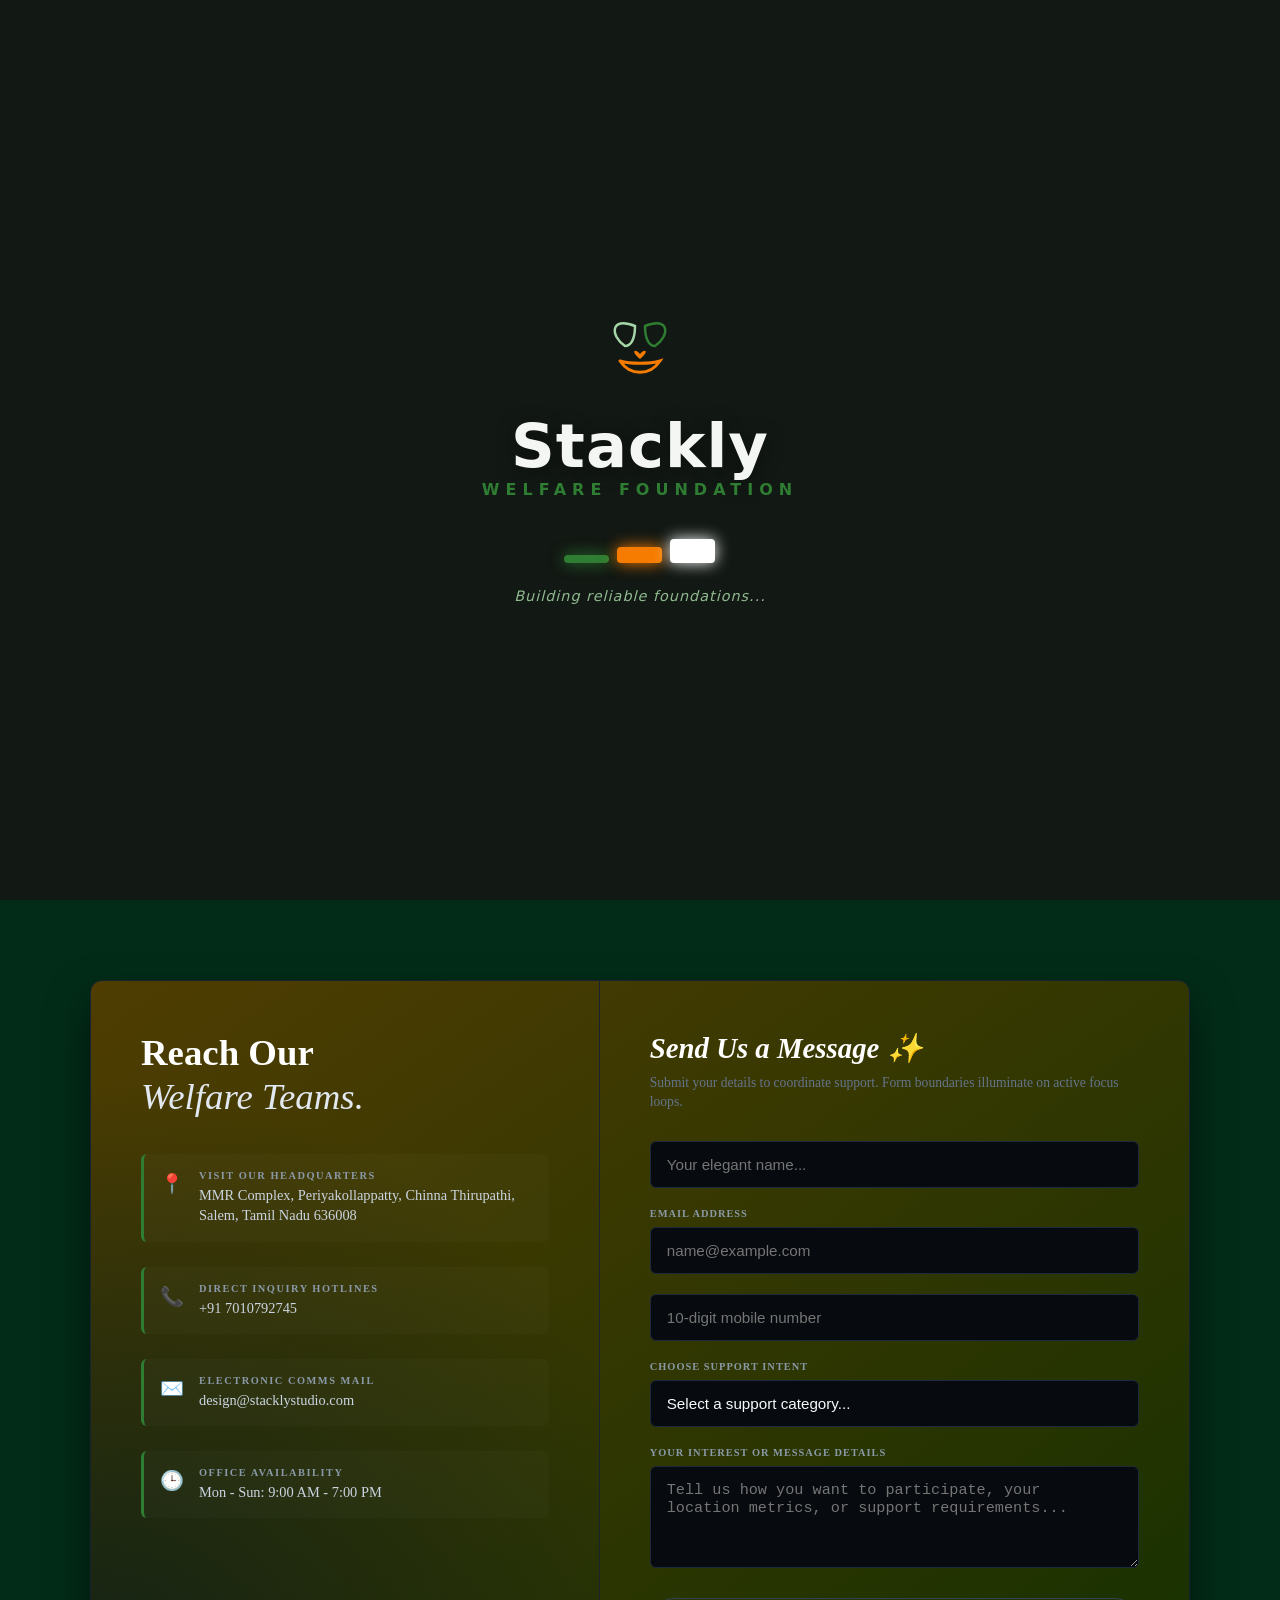
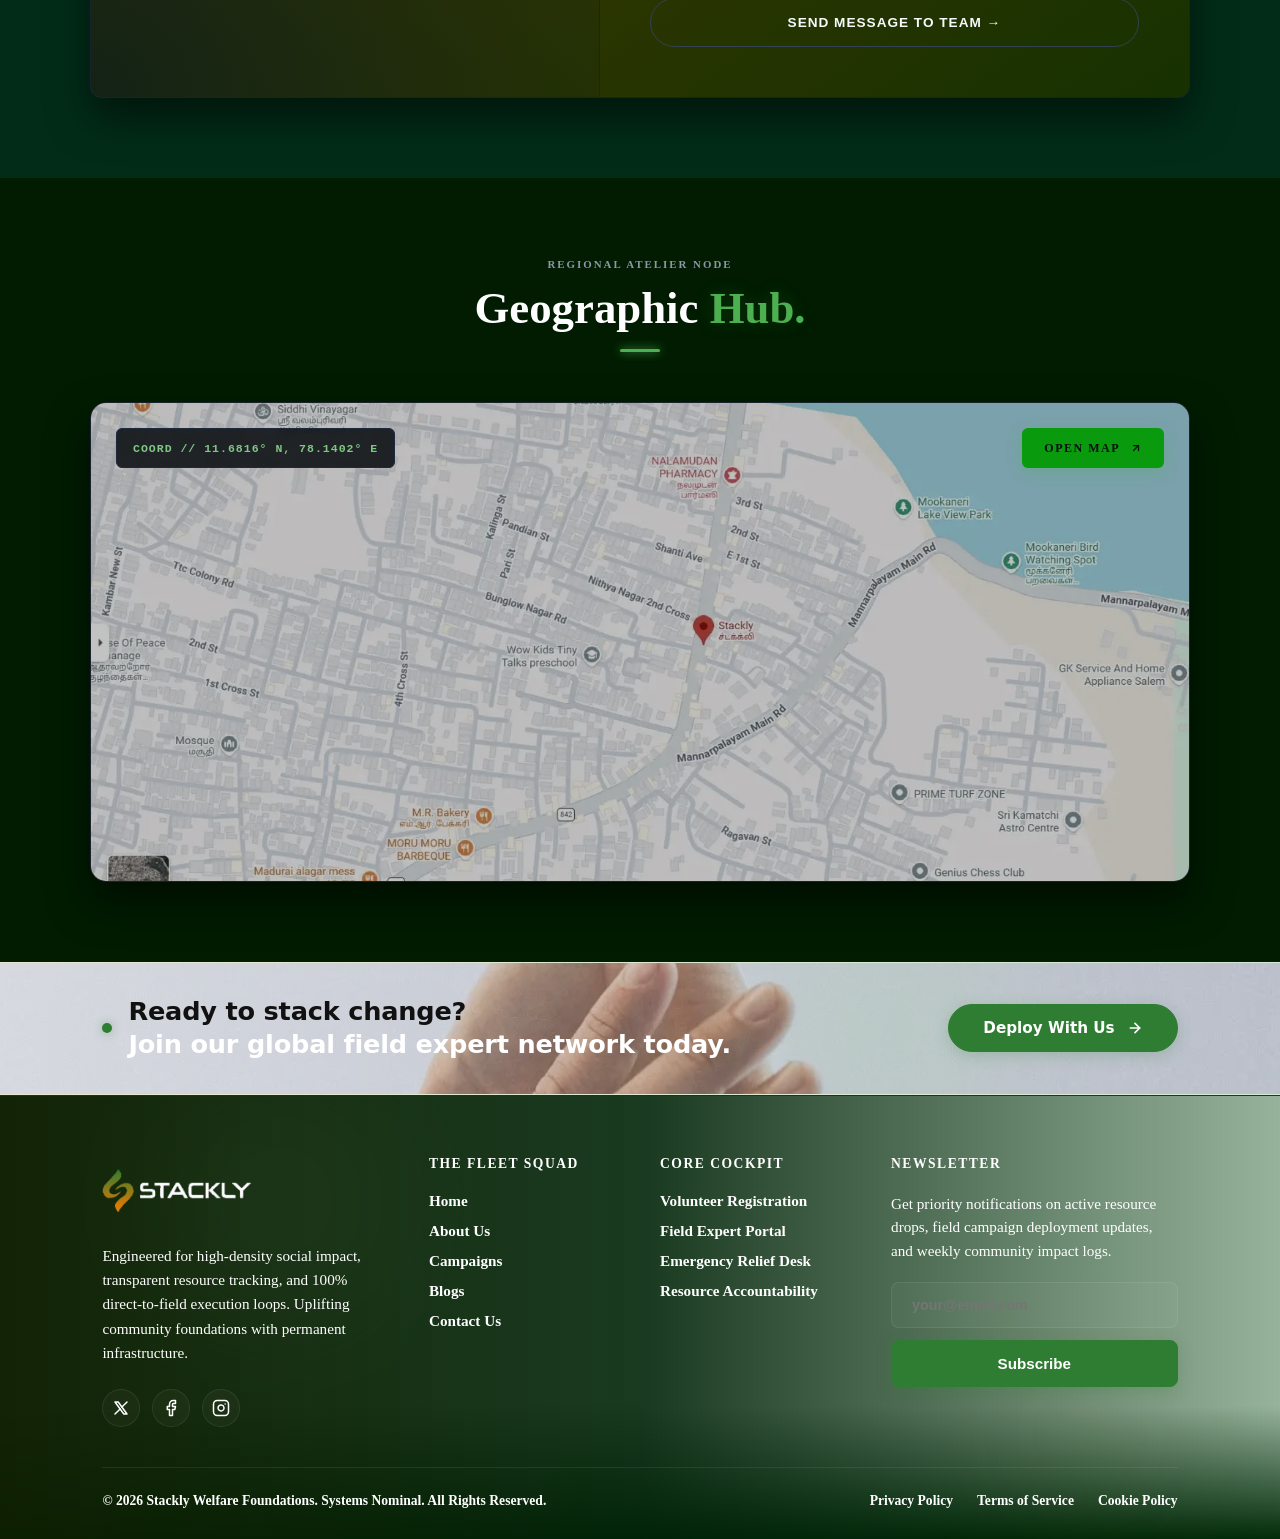
<file: contact.html>
<!DOCTYPE html>
<html lang="en">
<head>
    <meta charset="UTF-8">
    <meta name="viewport" content="width=device-width, initial-scale=1.0">
    <title>Stackly Welfare Foundation</title>
    <meta name="description" content="Stackly Foundation - Layering support, stacking hope, and building sustainable futures for communities worldwide.">
    <link rel="stylesheet" href="style.css">
</head>
<body>

    <!-- Social Welfare Human-Centric Preloader -->
    <div id="welfare-preloader">
       

        <div class="preloader-body">
            
            <!-- Creative Visual Anchor: Responsive Vector Lifecycle Logo -->
            <div class="vector-logo-container">
                <svg xmlns="http://w3.org" viewBox="0 0 100 100" class="welfare-vector">
                    <!-- Layer 1: Left Growing Leaf (Vector) -->
                    <path class="vec-leaf-left" d="M35 50 C20 40, 20 20, 45 30 C45 45, 40 50, 35 50 Z" fill="none" stroke="#a5d6a7" stroke-width="2.5" stroke-linecap="round"/>
                    
                    <!-- Layer 2: Right Growing Leaf (Vector) -->
                    <path class="vec-leaf-right" d="M65 50 C80 40, 80 20, 55 30 C55 45, 60 50, 65 50 Z" fill="none" stroke="#2e7d32" stroke-width="2.5" stroke-linecap="round"/>
                    
                    <!-- Layer 3: Central Supporting Hands Cradle (Vector) -->
                    <path class="vec-hands-cradle" d="M30 65 C40 80, 60 80, 70 65 C60 68, 40 68, 30 65 Z" fill="none" stroke="#f57c00" stroke-width="3" stroke-linecap="round"/>
                    <path class="vec-heart" d="M50 58 C45 52, 40 55, 50 63 C60 55, 55 52, 50 58 Z" fill="#f57c00"/>
                </svg>
            </div>

            <!-- Brand Typography -->
            <h1 class="brand-title">Stackly</h1>
            <p class="brand-subtext">Welfare Foundation</p>

            <!-- Creative Stacking Block Loader (Symbolizes building blocks of life) -->
            <div class="building-blocks">
                <div class="block block-1"></div>
                <div class="block block-2"></div>
                <div class="block block-3"></div>
            </div>

            <!-- Real-time Mission Statement Reveal -->
            <div class="mission-ticker">
                <span id="ticker-text">Stacking Hope...</span>
            </div>
        </div>
    </div>

   
   <script>
    document.addEventListener("DOMContentLoaded", () => {
    
    const preloader = document.getElementById("welfare-preloader");
    const tickerText = document.getElementById("ticker-text");

    const structuralPhrases = [
        "Stacking hope...",
        "Layering community resources...",
        "Building reliable foundations..."
    ];

    setTimeout(() => { tickerText.innerText = structuralPhrases[1]; }, 1000);
    setTimeout(() => { tickerText.innerText = structuralPhrases[2]; }, 2000);

    // Smooth exit animation
    setTimeout(() => {
        preloader.style.opacity = "0";
        preloader.style.transform = "translateY(-40px)";
        
        setTimeout(() => {
            preloader.remove();
        }, 800);

    }, 3400); 
});

   </script>

 <!-- Floating Translucent Capsule Header Wrapper -->
<!-- Fixed Transparent Header Capsule Layer -->
<!-- Fixed Transparent Header Capsule Layer -->
<header class="site-header-floating">
    <div class="header-capsule-container">
        
        <!-- Brand Logo Block Area -->
        <a href="#" class="brand-logo-link" id="logoLink" aria-label="Stackly Home, Refresh Platform">
            <div class="logo-glow-layer"></div>
            <img src="./Assests/Social welfare - logo.webp" alt="Stackly Logo" class="brand-logo-img" onerror="this.style.display='none';">
           
        </a>

        <!-- Unified Slide-Out Sidebar Container (Exactly 75% Width on Mobile Layout Screens) -->
        <nav class="navigation-bar" id="navigationBar" aria-label="Primary Platform Navigation">
            
            <!-- Core Navigation Menu Links Matrix -->
            <ul class="menu-links-list" id="menuList">
                <li class="menu-item"><a href="index.html" class="nav-anchor ">Home</a></li>
                <li class="menu-item"><a href="about.html" class="nav-anchor">About Us</a></li>
                <li class="menu-item"><a href="campaigns.html" class="nav-anchor">Campaigns</a></li>
                <li class="menu-item"><a href="blogs.html" class="nav-anchor">Blog</a></li>
                <li class="menu-item"><a href="contact.html" class="nav-anchor active-route">Contact</a></li>
            </ul>

            <!-- Nested Access Portal buttons (Keeps layout grouped neatly inside mobile overlays) -->
            <div class="auth-buttons-group" id="authGroup">
                <a href="login.html" class="btn-gateway btn-login-glass">Login</a>
                <a href="signup.html" class="btn-gateway btn-signup-glow">Sign Up</a>
            </div>

        </nav>

        <!-- Touch Optimized Menu Open/Close Toggle Hamburger Trigger -->
        <button class="hamburger-menu-trigger" id="hamburgerTrigger" aria-expanded="false" aria-controls="navigationBar" aria-label="Toggle Mobile Viewport Menu Openings">
            <span class="burger-bar bar-top"></span>
            <span class="burger-bar bar-mid"></span>
            <span class="burger-bar bar-bottom"></span>
        </button>

    </div>
</header>




<script>
  document.addEventListener("DOMContentLoaded", () => {

    const header = document.querySelector(".site-header-floating");
    const hamburgerTrigger = document.getElementById("hamburgerTrigger");
    const navAnchors = document.querySelectorAll(".nav-anchor");
    const bodyElement = document.body;

    // Hamburger State Switch Action Listener
    hamburgerTrigger.addEventListener("click", () => {
        const isMenuOpen = header.classList.toggle("mobile-active");
        hamburgerTrigger.setAttribute("aria-expanded", isMenuOpen);

        // Activates strict backdrop background navigation lock sequence
        if (isMenuOpen) {
            bodyElement.classList.add("scroll-locked");
        } else {
            bodyElement.classList.remove("scroll-locked");
        }
    });

    // Close panel container layout structure when target link executes
    navAnchors.forEach(anchor => {
        anchor.addEventListener("click", () => {
            header.classList.remove("mobile-active");
            bodyElement.classList.remove("scroll-locked");
            hamburgerTrigger.setAttribute("aria-expanded", "false");
        });
    });
});

</script>

<!-- SEO-Friendly Vibrant Contact Hero Section -->
<header class="welfare-contact-hero" role="banner" aria-label="Connect With Our Global Welfare Network">
    
    <!-- Verified Layered Background Infrastructure using requested img tag -->
    <div class="contact-hero-canvas">
        <img src="./Assests/hero- bg.webp" 
             alt="Support operators working hand in hand, representing responsive humanitarian communication channels" 
             loading="eager" 
             class="contact-canvas-image">
        <!-- Re-engineered mask curtain keeps background rich and text legible -->
        <div class="contact-canvas-curtain"></div>
    </div>

    <!-- Soft Ambient Muted Glow Orbs -->
    <div class="contact-plasma-orb orb-east"></div>
    <div class="contact-plasma-orb orb-west"></div>

    <div class="contact-hero-container">
        
        <!-- Left Wing: Split Focal Header Narrative -->
        <article class="contact-narrative-wing">
            <span class="contact-tag-badge">CENTRAL INTELLIGENCE LAYER</span>
            <h1 class="contact-main-title">
                Establish Direct Link <br><span class="glow-white-text">To the Field Teams.</span>
            </h1>
            <p class="contact-subtitle-copy">
                Have questions about our open audit ledgers, rapid supply arrays, or active village coordinates? Reach out to coordinate localized resourcing directly.
            </p>
            
            <!-- Quick Communications Jump Hub Links -->
            <nav class="contact-quick-hub" aria-label="Quick contact links">
                <a href="tel:+917010792745" class="hub-link-item">
                    <span class="hub-icon">📞</span>
                    <span class="hub-text">+91 7010792745</span>
                </a>
                <a href="mailto:design@stacklystudio.com" class="hub-link-item">
                    <span class="hub-icon">✉️</span>
                    <span class="hub-text">design@stacklystudio.com</span>
                </a>
            </nav>
        </article>

        <!-- Right Wing: Interactive Mission Status Blueprint Panel -->
        <aside class="contact-blueprint-wing">
            <div class="blueprint-card-node" tabindex="0">
                <div class="blueprint-flashlight"></div>
                
                <span class="blueprint-pill">COMMUNICATIONS METRICS</span>
                <h2 class="blueprint-card-title">Average Network Deployment Sync Speed</h2>
                
                <div class="blueprint-gauge-wrapper">
                    <div class="gauge-bar-track">
                        <div class="gauge-fill-glow"></div>
                    </div>
                    <div class="gauge-readout">
                        <span class="readout-time">Under 90 Secs</span>
                        <span class="readout-status">OPTIMAL LINK</span>
                    </div>
                </div>
                
                <p class="blueprint-desc">
                    Our decentralized assemblies operate on zero-delay schedules. Field emails instantly launch native pipelines like Microsoft Outlook for seamless synchronization.
                </p>

                <a href="404.html" class="blueprint-action-anchor">
                    <span>LAUNCH INTAKE SYSTEM ↓</span>
                </a>
            </div>
        </aside>

    </div>
</header>

<style>
    /* --- WELFARE CONTACT HERO INTERACTION MECHANICS --- */
:root {
    --ngo-emerald-deep: #1b5e20;
    --ngo-neon-soft: #81c784;
    --ngo-bright-bg: #f6f9f6;
    --ngo-matte-glass: rgba(13, 20, 30, 0.70);
    --ngo-rim-glow: rgba(129, 199, 132, 0.16);
    --white-solid-pure: #ffffff;
    --white-smoke-soft: #f1f5f9;
    --white-slate-muted: #cbd5e1;
    --white-ghost-tint: rgba(255, 255, 255, 0.4);
}


/* 1. Add a protective dark glass layout block to the left wing text container */
.contact-narrative-wing {
    text-align: left;
    background: rgba(10, 16, 24, 0.65); /* Dark matte glass backing */
    padding: 40px;
    border-radius: 20px;
    border: 1px solid rgba(255, 255, 255, 0.08); /* Minimal soft border */
    backdrop-filter: blur(14px); /* Immersive blurring effect */
    -webkit-backdrop-filter: blur(14px);
    box-shadow: 0 20px 45px rgba(0, 0, 0, 0.3);
}

/* 2. Update typography contrast variables for maximum legibility */
.contact-main-title {
    font-size: clamp(2.2rem, 4vw, 3.2rem);
    line-height: 1.2;
    font-weight: 800;
    color: #ffffff; /* Crisp pure white */
    margin-bottom: 20px;
}

.contact-subtitle-copy {
    font-size: 1.05rem;
    color: #e2e8f0; /* Crisp light silver instead of dull gray */
    line-height: 1.65;
    margin-bottom: 30px;
    max-width: 100%;
}

/* 3. Make link phone and email layouts stand out sharply */
.hub-link-item {
    display: inline-flex;
    align-items: center;
    text-decoration: none;
    color: #ffffff; /* Forces pristine white links */
    font-size: 1.05rem;
    font-weight: 700;
    transition: all 0.3s ease;
}

.hub-link-item:hover {
    color: #81c784; /* Active glowing welfare green response on hover */
    transform: translateX(4px);
}



.welfare-contact-hero {
    position: relative;
    width: 100%;
    min-height: 100vh;
    padding: 140px max(20px, 6vw) 80px;
    background-color: #06090d;
    color: var(--white-solid-pure);
    display: flex;
    align-items: center;
    justify-content: center;
    overflow: hidden;
    box-sizing: border-box;
}

/* 1. Balanced Contrast Stacking Depth - Image Fully Visible & Colorful */
.contact-hero-canvas {
    position: absolute;
    top: 0;
    left: 0;
    width: 100%;
    height: 100%;
    margin: 0;
    padding: 0;
    z-index: 1; /* Under content wrapper */
    overflow: hidden;
}

.contact-canvas-image {
    width: 100%;
    height: 100%;
    object-fit: cover;
    /* FIX: Set brightness to 75% and saturation to 95% for vivid background visualization */
    filter: brightness(75%) contrast(105%) saturate(95%);
    transform: scale(1.03);
    animation: cinematicSlowPan 40s infinite alternate ease-in-out;
}

.contact-canvas-curtain {
    position: absolute;
    top: 0;
    left: 0;
    width: 100%;
    height: 100%;
    /* Bright sunshine overlay tint protects white text headers without washing out image colors */
    background: linear-gradient(
        180deg,
        rgba(246, 249, 246, 0.75) 0%, 
        rgba(232, 245, 233, 0.35) 60%, 
        rgba(246, 249, 246, 0.85) 100%
    );
    z-index: 2; /* Sits over picture asset, under content fields */
}

/* 2. Soft Ambient Energy Gradients */
.contact-plasma-orb {
    position: absolute;
    border-radius: 50%;
    filter: blur(140px);
    z-index: 2;
    opacity: 0.2;
    pointer-events: none;
    animation: orbDriftOscillation 25s infinite alternate ease-in-out;
}
.orb-east {
    width: 500px;
    height: 500px;
    background: var(--ngo-emerald-deep);
    top: -5%;
    right: 5%;
}
.orb-west {
    width: 450px;
    height: 450px;
    background: var(--ngo-neon-soft);
    bottom: -10%;
    left: 5%;
    animation-delay: -6s;
}

/* 3. Central Two-Column Asymmetrical Grid Layout */
.contact-hero-container {
    position: relative;
    z-index: 3; /* Highest hierarchy allows absolute visibility and button mouse clicks */
    width: 100%;
    max-width: 1200px;
    display: grid;
    grid-template-columns: 1.15fr 0.85fr;
    gap: 60px;
    align-items: center;
}

/* 4. Left Column Content (Pure White Typography Architecture) */
.contact-narrative-wing {
    text-align: left;
}

.contact-tag-badge {
    display: inline-block;
    font-size: 0.72rem;
    font-weight: 800;
    letter-spacing: 2.5px;
    color: var(--white-solid-pure);
    border: 1px solid var(--ngo-rim-glow);
    padding: 6px 14px;
    border-radius: 20px;
    background: rgba(129, 199, 132, 0.08);
    margin-bottom: 25px;
    box-shadow: 0 0 15px rgba(46, 125, 50, 0.1);
}

.contact-main-title {
    font-size: clamp(2.4rem, 4.5vw, 3.8rem);
    line-height: 1.15;
    font-weight: 800;
    color: var(--white-solid-pure);
    letter-spacing: -0.5px;
    margin-bottom: 25px;
}

/* Pure White Shifting Light Sweep Interaction */
.glow-white-text {
    background: linear-gradient(90deg, var(--white-solid-pure), var(--white-slate-muted), var(--white-solid-pure));
    background-size: 200% auto;
    -webkit-background-clip: text;
    -webkit-text-fill-color: transparent;
    animation: textWhiteSweep 7s linear infinite;
    text-shadow: 0 0 35px rgba(255, 255, 255, 0.2);
}

.contact-subtitle-copy {
    font-size: 1.1rem;
    color: var(--white-slate-muted);
    line-height: 1.65;
    max-width: 580px;
    margin-bottom: 40px;
}

/* Quick Communications Navigation Hub */
.contact-quick-hub {
    display: flex;
    flex-direction: column;
    gap: 15px;
}

.hub-link-item {
    display: inline-flex;
    align-items: center;
    text-decoration: none;
    color: var(--white-smoke-soft);
    font-size: 1.05rem;
    font-weight: 600;
    width: fit-content;
    transition: transform 0.2s ease, color 0.2s;
}

.hub-icon {
    font-size: 1.2rem;
    margin-right: 15px;
}

.hub-link-item:hover {
    color: var(--white-solid-pure);
    transform: translateX(5px);
}

/* 5. Right Column Component Card with Flashlight Tracking */
.blueprint-card-node {
    position: relative;
    background: var(--ngo-matte-glass);
    border: 1px solid var(--ngo-rim-glow);
    border-radius: 20px;
    padding: 40px;
    backdrop-filter: blur(14px);
    -webkit-backdrop-filter: blur(14px);
    overflow: hidden;
    outline: none;
    transition: transform 0.4s cubic-bezier(0.2, 0.8, 0.2, 1), border-color 0.4s, box-shadow 0.4s;
    cursor: pointer;
    display: flex;
    flex-direction: column;
    text-align: left;
}

/* Flashlight tracking backdrop layer */
.blueprint-flashlight {
    position: absolute;
    inset: 0;
    background: radial-gradient(circle at var(--contact-x, 50%) var(--contact-y, 50%), rgba(255, 255, 255, 0.08) 0%, transparent 60%);
    opacity: 0;
    transition: opacity 0.3s ease;
    pointer-events: none;
    z-index: 1;
}

.blueprint-card-node:hover .blueprint-flashlight,
.blueprint-card-node:focus .blueprint-flashlight {
    opacity: 1;
}

.blueprint-card-node:hover, .blueprint-card-node:focus {
    transform: translateY(-5px);
    border-color: rgba(255, 255, 255, 0.35);
    box-shadow: 0 20px 45px rgba(0, 0, 0, 0.5), 0 0 25px rgba(129, 199, 132, 0.12);
}

/* Card Interiors (Pure White Hierarchy) */
.blueprint-pill {
    font-size: 0.65rem;
    font-weight: 800;
    letter-spacing: 2px;
    color: var(--ngo-neon-soft);
    margin-bottom: 18px;
    position: relative;
    z-index: 2;
}

.blueprint-card-title {
    font-size: 1.35rem;
    font-weight: 800;
    line-height: 1.3;
    color: var(--white-solid-pure);
    margin-bottom: 25px;
    letter-spacing: -0.2px;
    position: relative;
    z-index: 2;
}

/* Kinetic Gauge Component */
.blueprint-gauge-wrapper {
    margin-bottom: 25px;
    position: relative;
    z-index: 2;
}

.gauge-bar-track {
    width: 100%;
    height: 6px;
    background-color: rgba(255, 255, 255, 0.08);
    border-radius: 10px;
    overflow: hidden;
    margin-bottom: 12px;
}

.gauge-fill-glow {
    width: 92%;
    height: 100%;
    background: linear-gradient(90deg, var(--ngo-emerald-deep), var(--ngo-neon-soft));
    box-shadow: 0 0 10px rgba(129, 199, 132, 0.4);
    border-radius: 10px;
}

.gauge-readout {
    display: flex;
    justify-content: space-between;
    font-size: 0.85rem;
}

.readout-time {
    font-weight: 700;
    color: var(--white-solid-pure);
}

.readout-status {
    font-weight: 800;
    color: var(--ngo-neon-soft);
    letter-spacing: 0.5px;
}

.blueprint-desc {
    font-size: 0.92rem;
    color: var(--white-slate-muted);
    line-height: 1.55;
    margin-bottom: 35px;
    position: relative;
    z-index: 2;
}

/* Premium Action Anchor Trigger with Sweep Light Animations */
.blueprint-action-anchor {
    position: relative;
    z-index: 2;
    display: inline-flex;
    align-items: center;
    justify-content: center;
    text-decoration: none;
    color: var(--white-solid-pure);
    background-color: rgba(255, 255, 255, 0.04);
    border: 1px solid rgba(255, 255, 255, 0.15);
    padding: 15px 28px;
    border-radius: 30px;
    font-weight: 700;
    font-size: 0.85rem;
    letter-spacing: 1px;
    transition: all 0.3s cubic-bezier(0.2, 0.8, 0.2, 1);
}

.blueprint-card-node:hover .blueprint-action-anchor {
    border-color: var(--white-solid-pure);
    background-color: rgba(255, 255, 255, 0.08);
}

.blueprint-action-anchor:hover {
    background-color: var(--white-solid-pure) !important;
    color: #06090d !important;
    box-shadow: 0 0 15px rgba(255, 255, 255, 0.15);
}

/* 6. Motion Keyframe Arrays */
@keyframes cinematicSlowPan {
    0% { transform: scale(1.03) translate(0px, 0px); }
    100% { transform: scale(1.08) translate(-15px, -8px); }
}

@keyframes orbDriftOscillation {
    0% { transform: translate(0px, 0px) scale(1); }
    100% { transform: translate(30px, -20px) scale(1.05); }
}

@keyframes textWhiteSweep {
    to { background-position: 200% center; }
}

/* Fluid Viewport Adaptations */
@media (max-width: 992px) {
    .contact-hero-container {
        grid-template-columns: 1fr;
        gap: 50px;
    }
    .welfare-contact-hero {
        padding-top: 120px;
        padding-bottom: 60px;
    }
}

@media (max-width: 576px) {
    .welfare-contact-hero {
        padding-left: 16px;
        padding-right: 16px;
    }
    .blueprint-card-node {
        padding: 30px 20px;
    }
}

</style>

<script>
    document.addEventListener('DOMContentLoaded', () => {
    const blueprintCard = document.querySelector('.blueprint-card-node');

    if (blueprintCard) {
        blueprintCard.addEventListener('mousemove', (e) => {
            // Retrieve boundary properties for the target block container under track focus
            const coordinatesBox = blueprintCard.getBoundingClientRect();
            
            // Map percentage offsets relative to the element bounds
            const xPercent = ((e.clientX - coordinatesBox.left) / coordinatesBox.width) * 100;
            const yPercent = ((e.clientY - coordinatesBox.top) / coordinatesBox.height) * 100;

            // Update custom styling inside properties live
            blueprintCard.style.setProperty('--contact-x', `${xPercent}%`);
            blueprintCard.style.setProperty('--contact-y', `${yPercent}%`);
        });
    }
});

</script>

<!-- SEO-Friendly Welfare Intake Module Wrapper -->
<section class="ngo-contact-section" aria-label="Direct Outreach Portal">
    <div class="ngo-contact-container">
        
        <!-- Left Wing: Welfare Support Channels Info -->
        <div class="ngo-info-panel">
            <h1 class="panel-title">Reach Our<br><span>Welfare Teams.</span></h1>
            
            <div class="info-item-box">
                <div class="item-icon">📍</div>
                <div class="item-content">
                    <span class="item-meta">VISIT OUR HEADQUARTERS</span>
                    <p class="item-text">MMR Complex, Periyakollappatty, Chinna Thirupathi, Salem, Tamil Nadu 636008</p>
                </div>
            </div>

            <div class="info-item-box">
                <div class="item-icon">📞</div>
                <div class="item-content">
                    <span class="item-meta">DIRECT INQUIRY HOTLINES</span>
                    <p class="item-text"><a href="tel:+917010792745" class="panel-link">+91 7010792745</a></p>
                </div>
            </div>

            <div class="info-item-box">
                <div class="item-icon">✉️</div>
                <div class="item-content">
                    <span class="item-meta">ELECTRONIC COMMS MAIL</span>
                    <!-- mailto link triggers local default email applications like Microsoft Outlook instantly -->
                    <p class="item-text"><a href="mailto:design@stacklystudio.com" class="panel-link mail-highlight">design@stacklystudio.com</a></p>
                </div>
            </div>

            <div class="info-item-box">
                <div class="item-icon">🕒</div>
                <div class="item-content">
                    <span class="item-meta">OFFICE AVAILABILITY</span>
                    <p class="item-text">Mon - Sun: 9:00 AM - 7:00 PM</p>
                </div>
            </div>
        </div>

        <!-- Right Wing: Clean Intake Form Column -->
        <div class="form-wrapper-panel">
            <h2>Send Us a Message ✨</h2>
            <p class="form-subtitle">Submit your details to coordinate support. Form boundaries illuminate on active focus loops.</p>
            
            <form id="ngoContactForm" novalidate>
                <div class="form-input-group">
                    <input type="text" id="welfareName" placeholder="Your elegant name..." required>
                </div>

                <div class="form-input-group">
                    <span class="field-meta-label">EMAIL ADDRESS</span>
                    <input type="email" id="welfareEmail" placeholder="name@example.com" required>
                </div>

                <div class="form-input-group">
                    <input type="tel" id="welfarePhone" placeholder="10-digit mobile number" required>
                </div>

                <div class="form-input-group">
                    <span class="field-meta-label">CHOOSE SUPPORT INTENT</span>
                    <select id="welfareCategory" required>
                        <option value="" disabled selected>Select a support category...</option>
                        <option value="volunteer">Become a Field Volunteer</option>
                        <option value="donation">Donation & Corporate Giving</option>
                        <option value="welfare">Community Project Allocation</option>
                    </select>
                </div>

                <div class="form-input-group">
                    <span class="field-meta-label">YOUR INTEREST OR MESSAGE DETAILS</span>
                    <textarea id="welfareMessage" rows="4" placeholder="Tell us how you want to participate, your location metrics, or support requirements..." required></textarea>
                </div>

                <button type="submit" class="form-submit-btn">SEND MESSAGE TO TEAM →</button>
            </form>
        </div>

    </div>
</section>

<style>
    /* --- WELFARE CONTACT MODULE GLOW & MATTE STYLES --- */
.ngo-contact-section {
    position: relative;
    width: 100%;
    padding: 80px max(20px, 6vw);
    background-color: #022c18;
    display: flex;
    justify-content: center;
    align-items: center;
    box-sizing: border-box;
}

.ngo-contact-container {
    display: flex;
    width: 100%;
    max-width: 1100px;
    background: linear-gradient(145deg, #4f3d02, #173101);
    border: 1px solid #1a232d;
    border-radius: 12px;
    overflow: hidden;
    box-shadow: 0 20px 40px rgba(0, 0, 0, 0.5);
}

/* Left Grid Section Panel */
.ngo-info-panel {
    flex: 1;
    padding: 50px;
    background: radial-gradient(circle at bottom left, #132216, transparent 70%);
}

.panel-title {
    font-size: 2.3rem;
    line-height: 1.2;
    margin-bottom: 35px;
    font-weight: 700;
    color: #ffffff;
}

.panel-title span {
    font-style: italic;
    color: #e2e8f0;
    font-weight: 400;
}

.info-item-box {
    display: flex;
    align-items: flex-start;
    margin-bottom: 25px;
    background: rgba(255, 255, 255, 0.02);
    padding: 16px;
    border-radius: 6px;
    border-left: 3px solid #2e7d32; /* Welfare green bar indicator */
}

.info-item-box:last-child {
    margin-bottom: 0;
}

.item-icon {
    font-size: 1.2rem;
    margin-right: 15px;
    margin-top: 2px;
}

.item-content {
    flex: 1;
}

.item-meta {
    display: block;
    font-size: 0.65rem;
    letter-spacing: 1.5px;
    color: #8a99a8;
    margin-bottom: 4px;
    font-weight: 700;
}

.item-text, .panel-link {
    font-size: 0.9rem;
    color: #cbd5e1;
    text-decoration: none;
    line-height: 1.4;
}

.panel-link:hover {
    color: #4caf50;
    text-decoration: underline;
}

.mail-highlight {
    font-weight: 500;
}

/* Right Section: Form Wrapper Panel */
.form-wrapper-panel {
    flex: 1.2;
    padding: 50px;
    background-color:  linear-gradient(145deg, #4f3d02, #070e00);
    border-left: 1px solid #1a232d;
}

.form-wrapper-panel h2 {
    font-size: 1.8rem;
    margin-bottom: 8px;
    font-style: italic;
    color: #ffffff;
}

.form-subtitle {
    font-size: 0.85rem;
    color: #64748b;
    margin-bottom: 30px;
    line-height: 1.4;
}

.form-input-group {
    margin-bottom: 20px;
    display: flex;
    flex-direction: column;
}

.field-meta-label {
    font-size: 0.65rem;
    letter-spacing: 1px;
    color: #8a99a8;
    margin-bottom: 8px;
    font-weight: 700;
}

.form-wrapper-panel input[type="text"],
.form-wrapper-panel input[type="email"],
.form-wrapper-panel input[type="tel"],
.form-wrapper-panel select,
.form-wrapper-panel textarea {
    width: 100%;
    background-color: #070a0e;
    border: 1px solid #1e293b;
    padding: 14px 16px;
    border-radius: 6px;
    color: #f8fafc;
    font-size: 0.95rem;
    outline: none;
    transition: all 0.3s ease;
    box-sizing: border-box;
}

/* Input Focus Glow Animations matching your image request */
.form-wrapper-panel input:focus, 
.form-wrapper-panel select:focus, 
.form-wrapper-panel textarea:focus {
    border-color: #2e7d32;
    box-shadow: 0 0 8px rgba(46, 125, 50, 0.4);
}

.form-wrapper-panel select {
    appearance: none;
    cursor: pointer;
}

.form-submit-btn {
    width: 100%;
    background: transparent;
    border: 1px solid #334155;
    color: #f8fafc;
    padding: 16px;
    border-radius: 30px;
    font-weight: 600;
    letter-spacing: 1px;
    font-size: 0.85rem;
    cursor: pointer;
    transition: all 0.3s ease;
    margin-top: 10px;
}

.form-submit-btn:hover {
    background-color: #f8fafc;
    color: #070a0e;
    border-color: #f8fafc;
    box-shadow: 0 0 15px rgba(255, 255, 255, 0.2);
}

/* Responsive Structural Breakpoints */
@media (max-width: 900px) {
    .ngo-contact-container {
        flex-direction: column;
    }
    .ngo-info-panel, .form-wrapper-panel {
        padding: 35px;
    }
    .form-wrapper-panel {
        border-left: none;
        border-top: 1px solid #1a232d;
    }
}

@media (max-width: 500px) {
    .ngo-info-panel, .form-wrapper-panel {
        padding: 25px 15px;
    }
    .panel-title {
        font-size: 1.8rem;
    }
}

</style>

<script>
    document.addEventListener('DOMContentLoaded', () => {
    const nameInput = document.getElementById('welfareName');
    const phoneInput = document.getElementById('welfarePhone');
    const ngoForm = document.getElementById('ngoContactForm');

    // 1. Strict Name Rule: Rejects numerical values instantly on input keystrokes
    nameInput.addEventListener('input', (e) => {
        e.target.value = e.target.value.replace(/[0-9]/g, '');
    });

    // 2. Strict Phone Rule: Rejects letters and symbols instantly, enforcing numerical entries capped at 10 digits
    phoneInput.addEventListener('input', (e) => {
        let cleanValue = e.target.value.replace(/[^0-9]/g, '');
        if (cleanValue.length > 10) {
            cleanValue = cleanValue.substring(0, 10);
        }
        e.target.value = cleanValue;
    });

    // 3. Complete Field Verification Checks Before Submission Trigger
    ngoForm.addEventListener('submit', (e) => {
        e.preventDefault();

        const name = nameInput.value.trim();
        const email = document.getElementById('welfareEmail').value.trim();
        const phone = phoneInput.value.trim();
        const category = document.getElementById('welfareCategory').value;
        const message = document.getElementById('welfareMessage').value.trim();

        // Enforce strict completion parameter validation rules across all items
        if (!name || !email || !phone || !category || !message) {
            alert('Validation Failed: Please fill out every field completely before submitting.');
            return;
        }

        // Validate complete 10-digit mobile number layout length
        if (phone.length !== 10) {
            alert('Validation Failed: Mobile numbers must contain exactly 10 numerical digits.');
            return;
        }

        // Structural check for proper basic Email layout
        if (!email.includes('@') || !email.includes('.')) {
            alert('Validation Failed: Please supply a structurally valid email address.');
            return;
        }

        // Action executes if validation clears successfully: Redirects user straight to 404 page
        window.location.href = '404.html';
    });
});

</script>

<!-- SEO-Friendly Social Welfare Geographic Hub Module -->
<!-- SEO-Friendly Social Welfare Geographic Hub Module -->
<section class="ngo-map-section" aria-labelledby="geo-hub-heading">
    <div class="map-inner-wrapper">
        
        <!-- Header Utility Tier -->
        <header class="map-section-header">
            <span class="regional-node-badge">REGIONAL ATELIER NODE</span>
            <h2 id="geo-hub-heading" class="map-main-title">Geographic <span class="glow-green-text">Hub.</span></h2>
            <div class="title-underline-bar" aria-hidden="true"></div>
        </header>

        <!-- Immersive Map Frame Layer Group -->
        <div class="map-frame-container" tabindex="0">
            <div class="map-flashlight-sweep"></div>
            
            <!-- Dashboard Overlay Overlap Bars -->
            <div class="map-dashboard-bar left-coordinates">
                <span class="telemetry-terminal-text">COORD // 11.6816° N, 78.1402° E</span>
            </div>

            <!-- Open Map Action Trigger Routing to Live Google Maps Coordinates -->
            <a href="https://maps.app.goo.gl/1iUAJLxSuFhmkqeE8" 
               target="_blank" 
               rel="noopener noreferrer" 
               class="map-dashboard-bar right-action-trigger" 
               aria-label="Open this location directly inside Google Maps">
                <span>OPEN MAP</span>
                <svg class="open-vector-icon" viewBox="0 0 24 24" fill="none" stroke="currentColor" stroke-width="2.5" stroke-linecap="round" stroke-linejoin="round">
                    <line x1="7" y1="17" x2="17" y2="7"></line>
                    <polyline points="7 7 17 7 17 17"></polyline>
                </svg>
            </a>

            <!-- Requested Inline HTML Image Tag for Map Base Backdrop Visuals -->
            <figure class="map-graphic-canvas">
                <!-- Uses high contrast placeholder link; switch to your local map filename asset later -->
                <img src="./Assests/map.webp" 
                     alt="Satellite map blueprint outlining deployment coordinates inside Salem, Tamil Nadu" 
                     loading="lazy" 
                     class="map-base-asset">
                <div class="map-lens-curtain"></div>
            </figure>

           

        </div>

    </div>
</section>


<style>
  /* --- GEOGRAPHIC HUB MAP INTERACTION MECHANICS --- */
:root {
    --welfare-neon: #81c784;       
    --welfare-emerald: #2e7d32;    
    --void-matte-black: #0b0f14;   
    --glass-plate-dark: #0e131a;   
    --pure-white: #ffffff;
    --slate-text-gray: #8a99a8;
}

.ngo-map-section {
    position: relative;
    width: 100%;
    padding: 80px max(20px, 6vw);
    background-color: rgb(1, 28, 1);
    display: flex;
    justify-content: center;
    align-items: center;
    box-sizing: border-box;
}

.map-inner-wrapper {
    width: 100%;
    max-width: 1100px;
    display: flex;
    flex-direction: column;
    align-items: center;
}

/* Header Text Elements */
.map-section-header {
    text-align: center;
    margin-bottom: 50px;
}

.regional-node-badge {
    display: block;
    font-size: 0.68rem;
    font-weight: 800;
    letter-spacing: 2px;
    color: var(--slate-text-gray);
    margin-bottom: 12px;
    text-transform: uppercase;
}

.map-main-title {
    font-size: clamp(2rem, 4vw, 2.8rem);
    font-weight: 700;
    color: var(--pure-white);
    margin-bottom: 15px;
}

.glow-green-text {
    color: #4caf50;
    text-shadow: 0 0 20px rgba(76, 175, 80, 0.2);
}

.title-underline-bar {
    width: 40px;
    height: 3px;
    background-color: #4caf50;
    margin: 0 auto;
    border-radius: 2px;
    box-shadow: 0 0 10px #4caf50;
}

/* Master Interactive Map Frame Dashboard */
.map-frame-container {
    position: relative;
    width: 100%;
    height: 480px;
    background-color: var(--glass-plate-dark);
    border: 1px solid #1a232d;
    border-radius: 16px;
    overflow: hidden;
    box-shadow: 0 20px 40px rgba(0, 0, 0, 0.5);
    outline: none;
    transition: transform 0.4s cubic-bezier(0.2, 0.8, 0.2, 1), border-color 0.4s, box-shadow 0.4s;
}

/* Flashlight cursor tracking overlay */
.map-flashlight-sweep {
    position: absolute;
    inset: 0;
    background: radial-gradient(circle at var(--map-x, 50%) var(--map-y, 50%), rgba(129, 199, 132, 0.05) 0%, transparent 60%);
    opacity: 0;
    transition: opacity 0.3s ease;
    pointer-events: none;
    z-index: 4;
}

.map-frame-container:hover .map-flashlight-sweep,
.map-frame-container:focus .map-flashlight-sweep {
    opacity: 1;
}

.map-frame-container:hover, .map-frame-container:focus {
    transform: translateY(-4px);
    border-color: rgba(129, 199, 132, 0.3);
    box-shadow: 0 25px 50px rgba(0, 0, 0, 0.6), 0 0 25px rgba(46, 125, 50, 0.1);
}

/* Dashboard Control Layout Overlays */
.map-dashboard-bar {
    position: absolute;
    top: 25px;
    z-index: 5; 
    height: 40px;
    display: inline-flex;
    align-items: center;
    box-sizing: border-box;
}

.left-coordinates {
    left: 25px;
    background-color: rgba(7, 10, 14, 0.85);
    border: 1px solid #1e293b;
    padding: 0 16px;
    border-radius: 6px;
    backdrop-filter: blur(8px);
    -webkit-backdrop-filter: blur(8px);
}

.telemetry-terminal-text {
    font-family: monospace;
    font-size: 0.72rem;
    font-weight: 700;
    letter-spacing: 1px;
    color: var(--welfare-neon);
}

/* Right Action Button triggering Google Maps Redirection */
.right-action-trigger {
    right: 25px;
    background-color: #099a0e;
    color: var(--void-matte-black);
    text-decoration: none;
    padding: 0 22px;
    border-radius: 6px;
    font-weight: 800;
    font-size: 0.75rem;
    letter-spacing: 1.5px;
    box-shadow: 0 4px 15px rgba(76, 175, 80, 0.3);
    transition: all 0.3s cubic-bezier(0.2, 0.8, 0.2, 1);
}

.open-vector-icon {
    width: 12px;
    height: 12px;
    margin-left: 10px;
    transition: transform 0.3s ease;
}

.right-action-trigger:hover {
    background-color: #66bb6a;
    transform: translateY(-2px);
    box-shadow: 0 6px 20px rgba(76, 175, 80, 0.5), 0 0 15px rgba(129, 199, 132, 0.3);
}

.right-action-trigger:hover .open-vector-icon {
    transform: translate(2px, -2px);
}

/* Map Graphic Asset Base Setup */
.map-graphic-canvas {
    position: absolute;
    inset: 0;
    margin: 0;
    padding: 0;
    z-index: 1;
}

.map-base-asset {
    width: 100%;
    height: 100%;
    object-fit: cover;
    /* FIX: Lightened brightness filters from 35% to 75% and saturated color fields to 70% to ensure high visibility */
    filter: brightness(75%) contrast(105%) saturate(70%); 
    transition: none; /* FIX: Zoom scaling animation removed to prevent graphical distortion on hover */
}

.map-lens-curtain {
    position: absolute;
    inset: 0;
    /* FIX: Reduced gradient overlay depth to ensure maximum image sharpness */
    background: radial-gradient(circle at center, transparent 60%, rgba(11, 15, 20, 0.2) 100__);
    z-index: 2;
}

/* Decorative Central Pin (FIX: Absolute position fixed at exact layout center 50% 50% without translation loops) */
.map-central-target-pin {
    position: absolute;
    width: 16px;
    height: 16px;
    z-index: 3;
    transform: translate(-50%, -50%);
    pointer-events: none; /* Ignores mouse detection paths entirely */
}

.core-pin-dot {
    width: 8px;
    height: 8px;
    background-color: #4caf50;
    border-radius: 50%;
    position: absolute;
    top: 4px;
    left: 4px;
    box-shadow: 0 0 10px #4caf50;
}

.radar-ping-wave {
    position: absolute;
    width: 16px;
    height: 16px;
    background-color: #4caf50;
    border-radius: 50%;
    opacity: 0.6;
    animation: radarPulseLoop 2.2s infinite ease-out;
}

/* Keyframe loops */
@keyframes radarPulseLoop {
    0% { transform: scale(1); opacity: 0.6; }
    100% { transform: scale(4); opacity: 0; }
}

/* Responsive constraints */
@media (max-width: 768px) {
    .ngo-map-section { padding: 60px 16px; }
    .map-frame-container { height: 380px; }
    .map-dashboard-bar { top: 15px; }
    .left-coordinates { left: 15px; padding: 0 12px; }
    .right-action-trigger { right: 15px; padding: 0 16px; }
}

@media (max-width: 520px) {
    .map-frame-container { height: 320px; }
    .map-dashboard-bar {
        position: relative;
        top: auto;
        left: auto;
        right: auto;
        width: 100%;
        margin-bottom: 10px;
        justify-content: center;
    }
    .left-coordinates { border-radius: 16px 16px 0 0; border: none; background: rgba(7, 10, 14, 0.95); }
    .right-action-trigger { border-radius: 0 0 0 0; box-shadow: none; }
}


</style>

<script>
   document.addEventListener('DOMContentLoaded', () => {
    const mapContainer = document.querySelector('.map-frame-container');

    if (mapContainer) {
        mapContainer.addEventListener('mousemove', (e) => {
            const rect = mapContainer.getBoundingClientRect();
            const xPercent = ((e.clientX - rect.left) / rect.width) * 100;
            const yPercent = ((e.clientY - rect.top) / rect.height) * 100;

            mapContainer.style.setProperty('--map-x', `${xPercent}%`);
            mapContainer.style.setProperty('--map-y', `${yPercent}%`);
        });
    }
});

</script>

<section class="stackly-cta-banner-bright" aria-label="Stackly Foundation Urgent Mobilization Call to Action">
    
    <!-- Background Cinematic Framing with Explicit Image Tag -->
    <div class="banner-media-backdrop">
        <!-- Bright, emotionally resonant community cooperation asset -->
        <img src="./Assests/hand shake.webp" alt="Joyful humanitarian volunteers joining forces to stack layers of change" class="banner-asset-img">
        <div class="banner-light-matte"></div>
    </div>

    <!-- Radiant Sunshine Flow Plates -->
    <div class="banner-orb-glow-bright"></div>

    <div class="banner-central-container">
        <!-- Unified Single-Line Stacking Flex Layout Grid -->
        <div class="banner-single-line-row">
            
            <!-- Continuous Text Group -->
            <div class="banner-text-group">
                <span class="banner-badge-dot"></span>
                <h2 class="banner-heading-inline">
                    Ready to stack change? <span class="glow-text-highlight">Join our global field expert network today.</span>
                </h2>
            </div>

            <!-- Precision Trigger Button Cluster -->
            <div class="banner-action-group">
                <a href="404.html" class="btn-banner-solid-green" aria-label="Navigate to volunteer portal registration terminals">
                    <span>Deploy With Us</span>
                    <!-- Custom Vector Arrow Icon Only SVG -->
                    <svg class="banner-arrow-svg" viewBox="0 0 24 24" fill="none" stroke="currentColor" stroke-width="2.5" stroke-linecap="round" stroke-linejoin="round">
                        <line x1="5" y1="12" x2="19" y2="12"></line>
                        <polyline points="12 5 19 12 12 19"></polyline>
                    </svg>
                </a>
            </div>

        </div>
    </div>
</section>

<style>
    /* CTA Banner Design Tokens Configuration - Bright Humanitarian Palette */
:root {
    --welfare-sky-start: #fff3e0;   /* Warm amber sunset/sunrise hue */
    --welfare-sky-end: #e8f5e9;     /* Life-giving clean light emerald green */
    --fixed-contrast-black: #111111; /* Enforced solid black text blocks for supreme visibility */
    
    --stackly-active-green: #2e7d32;
    --stackly-hover-green: #1b5e20;
    --stackly-neon-glow: #4caf50;
    --pure-white-base: #ffffff;
    --cubic-fluid: cubic-bezier(0.25, 1, 0.5, 1);
}

/* === Structural Frame & Tighter Padding Groundwork === */
.btn-banner-solid-green, .btn-banner-solid-green * {
    box-sizing: border-box;
}

.stackly-cta-banner-bright {
    position: relative;
    width: 100%;
    /* Tight padding parameters explicitly compresses dead vertical spaces between blocks */
    padding: 32px 8%; 
    background: linear-gradient(90deg, var(--welfare-sky-start) 0%, var(--welfare-sky-end) 100%);
    overflow: hidden;
    z-index: 1;
    border-top: 1px solid rgba(46, 125, 50, 0.1);
    border-bottom: 1px solid rgba(46, 125, 50, 0.1);
}

/* Cinematic Background Adjustments */
.banner-media-backdrop {
    position: absolute;
    top: 0;
    left: 0;
    width: 100%;
    height: 100%;
    z-index: 1;
}

.banner-asset-img {
    width: 100%;
    height: 100%;
    object-fit: cover;
    object-position: center 40%;
    /* Brightened image setup with soft visibility allowing details to pop cleanly */
    filter: brightness(0.94) contrast(0.96) saturate(1.05);
    mix-blend-mode: multiply; /* Elegantly blends graphics lines into sunrise gradients */
    transform: scale(1.01);
    transition: transform 1.2s var(--cubic-fluid);
}

.stackly-cta-banner-bright:hover .banner-asset-img {
    transform: scale(1.03);
}

.banner-light-matte {
    position: absolute;
    top: 0;
    left: 0;
    width: 100%;
    height: 100%;
    background: linear-gradient(90deg, rgba(255,255,255,0.4) 0%, transparent 100%);
}

/* Ambient Radial Backplate Glow */
.banner-orb-glow-bright {
    position: absolute;
    width: 400px;
    height: 200px;
    background: radial-gradient(circle, rgba(165,214,167,0.4) 0%, transparent 75%);
    top: 50%;
    right: 15%;
    transform: translateY(-50%);
    z-index: 2;
    pointer-events: none;
    filter: blur(60px);
}

/* === Core Content Presentation Container === */
.banner-central-container {
    width: 100%;
    max-width: 1440px;
    margin: 0 auto;
    position: relative;
    z-index: 3;
}

/* Single-Line Flex Row Matrix Mapping */
.banner-single-line-row {
    display: flex;
    align-items: center;
    justify-content: space-between;
    gap: 40px;
    flex-wrap: nowrap; /* Forces layout to remain strictly inside a single line format */
    opacity: 0;
    transform: translateY(15px);
    animation: entranceReveal 0.7s var(--cubic-fluid) forwards;
}

/* Left Column Content Elements Group */
.banner-text-group {
    display: flex;
    align-items: center;
    gap: 16px;
    flex-grow: 1;
}

.banner-badge-dot {
    width: 10px;
    height: 10px;
    background-color: var(--stackly-active-green);
    border-radius: 50%;
    box-shadow: 0 0 10px rgba(46, 125, 50, 0.4);
    flex-shrink: 0;
    animation: broadcastPulse 2s infinite ease-in-out;
}

.banner-heading-inline {
    font-family: 'Segoe UI', system-ui, sans-serif;
    font-size: 1.6rem;
    font-weight: 700;
    color: var(--fixed-contrast-black); /* Locked Solid Black Visibility */
    line-height: 1.3;
    letter-spacing: -0.2px;
}

/* Custom Typography Text Hover Glow Matrix */
.glow-text-highlight {
    color: white; /* Clear deep charcoal contrast fallback */
    transition: all 0.4s var(--cubic-fluid);
    display: inline-block;
}

.stackly-cta-banner-bright:hover .glow-text-highlight {
    color: var(--stackly-active-green);
    text-shadow: 0 0 20px rgba(46, 125, 50, 0.25);
    transform: translateX(2px);
}

/* Right Column Execution Button Group */
.banner-action-group {
    flex-shrink: 0;
}

.btn-banner-solid-green {
    display: inline-flex;
    align-items: center;
    gap: 12px;
    font-family: 'Segoe UI', system-ui, sans-serif;
    text-decoration: none;
    color: var(--pure-white-base);
    background-color: var(--stackly-active-green);
    border: 1px solid var(--stackly-active-green);
    padding: 14px 34px;
    border-radius: 50px;
    font-weight: 700;
    font-size: 0.95rem;
    box-shadow: 0 4px 15px rgba(46, 125, 50, 0.22);
    transition: all 0.4s var(--cubic-fluid);
    white-space: nowrap;
}

.banner-arrow-svg {
    width: 16px;
    height: 16px;
    transition: transform 0.3s ease;
}

.btn-banner-solid-green:hover {
    background-color: var(--stackly-hover-green);
    border-color: var(--stackly-hover-green);
    transform: translateY(-2px);
    box-shadow: 0 8px 25px rgba(46, 125, 50, 0.35);
}

.btn-banner-solid-green:hover .banner-arrow-svg {
    transform: translateX(6px);
}

/* === System Keyframes Timelines === */
@keyframes entranceReveal {
    to { transform: translateY(0); opacity: 1; }
}
@keyframes broadcastPulse {
    0%, 100% { transform: scale(1); opacity: 0.6; }
    50% { transform: scale(1.25); opacity: 1; }
}

/* === Strict Device Sizing Responsiveness === */
@media (max-width: 992px) {
    .banner-heading-inline { font-size: 1.35rem; }
}

@media (max-width: 768px) {
    .stackly-cta-banner-bright {
        padding: 35px 6%; /* Dynamic touch margin compression formatting for mobile screens */
    }

    /* Breaks single-line layout formatting smoothly into vertical centered rows on tiny mobile displays */
    .banner-single-line-row {
        flex-direction: column;
        text-align: center;
        gap: 20px;
    }

    .banner-text-group {
        flex-direction: column;
        gap: 10px;
    }

    .banner-heading-inline { font-size: 1.2rem; }
    .banner-action-group { width: 100%; }
    .btn-banner-solid-green { width: 100%; justify-content: center; }
}

</style>

<script>
    document.addEventListener("DOMContentLoaded", () => {
    
    const ctaBannerRow = document.querySelector(".banner-single-line-row");
    
    const bannerObserver = new IntersectionObserver((entries, observer) => {
        entries.forEach(entry => {
            if (entry.isIntersecting) {
                // Injects animation trigger hook rules parameters properties back into DOM node arrays
                ctaBannerRow.style.animationPlayState = "running";
                observer.unobserve(entry.target); // Exits task thread loop safely
            }
        });
    }, { threshold: 0.1 });

    // Lock baseline initial state matrix properties to pause timeline before inview triggers
    if (ctaBannerRow) {
        ctaBannerRow.style.animationPlayState = "paused";
        bannerObserver.observe(ctaBannerRow);
    }
});

</script>

<footer class="cyber-master-footer">
    
    <!-- Background Narrative Media Layer with Explicit Image Tag -->


    <!-- Radiant Ambient Light Accumulators -->
    <div class="footer-orb-glow glow-emerald"></div>
    <div class="footer-orb-glow glow-amber"></div>

    <div class="footer-layout-wrapper">
        
        <!-- Grid Multi-Column Chassis Splitting (Forces 4 Columns Layout side-by-side on desktop) -->
        <div class="footer-columns-matrix">
            
            <!-- Column 1: Brand Node Description & Social Channels -->
            <div class="footer-column brand-summary-node">
                
                <!-- FIXED: Pointed href back to the #home section ID to lock your smooth scroll view resets -->
                <a href="#home" class="footer-brand-logo" id="footerLogoBtn" aria-label="VoltEdge Home Reset">
                    <!-- FIXED: Integrated native img tag pointing to your exact physical directory asset file path -->
                    <img src="./Assests/Social welfare - logo.webp" 
                         alt="VoltEdge Official Luxury Emblem" 
                         class="footer-logo-img-asset"
                         onerror="this.style.display='none';">
                   
                </a>
                
                <p class="brand-pitch-text">
                    Engineered for high-density social impact, transparent resource tracking, and 100% direct-to-field execution loops. Uplifting community foundations with permanent infrastructure.
                </p>

                <!-- Native SVG Social Media Icon Links -->
                <div class="footer-social-deck">
                    <!-- Twitter / X Icon Link -->
                    <a href="404.html" class="social-flux-link" aria-label="X Channel">
                        <svg class="social-svg-icon" viewBox="0 0 24 24" fill="none" stroke="currentColor" stroke-width="2" stroke-linecap="round" stroke-linejoin="round"><path d="M4 4l11.733 16h4.267l-11.733 -16z"/><path d="M4 20l6.768 -6.768m2.46 -2.46l6.772 -6.772"/></svg>
                    </a>
                    <!-- Facebook Icon Link -->
                    <a href="404.html" class="social-flux-link" aria-label="Facebook Link">
                        <svg class="social-svg-icon" viewBox="0 0 24 24" fill="none" stroke="currentColor" stroke-width="2" stroke-linecap="round" stroke-linejoin="round"><path d="M18 2h-3a5 5 0 0 0-5 5v3H7v4h3v8h4v-8h3l1-4h-4V7a1 1 0 0 1 1-1h3z"/></svg>
                    </a>
                    <!-- Instagram Icon Link -->
                    <a href="404.html" class="social-flux-link" aria-label="Instagram Link">
                        <svg class="social-svg-icon" viewBox="0 0 24 24" fill="none" stroke="currentColor" stroke-width="2" stroke-linecap="round" stroke-linejoin="round"><rect x="2" y="2" width="20" height="20" rx="5" ry="5"/><path d="M16 11.37A4 4 0 1 1 12.63 8 4 4 0 0 1 16 11.37z"/><line x1="17.5" y1="6.5" x2="17.51" y2="6.5"/></svg>
                    </a>
                </div>
            </div>

            <!-- Column 2: Active Quick Links Navigation Menu Menu Tree -->
            <div class="footer-column links-directory-node">
                <h4 class="column-heading">THE FLEET SQUAD</h4>
                <ul class="directory-list-tree">
                    <li><a href="index.html" class="directory-item-link">Home </a></li>
                    <li><a href="about.html" class="directory-item-link">About Us</a></li>
                    <li><a href="campaigns.html" class="directory-item-link">Campaigns</a></li>
                    <li><a href="blogs.html" class="directory-item-link">Blogs</a></li>
                    <li><a href="contact.html" class="directory-item-link">Contact Us</a></li>
                </ul>
            </div>

            <!-- Column 3: Active Dashboard Navigation Menu Menu Tree -->
            <div class="footer-column links-directory-node">
                <h4 class="column-heading">CORE COCKPIT</h4>
             <ul class="directory-list-tree">
    <!-- Links safely to your registration portal structure -->
    <li><a href="404.html" class="directory-item-link">Volunteer Registration</a></li>
    <!-- Links safely to your login portal structure -->
    <li><a href="404.html" class="directory-item-link">Field Expert Portal</a></li>
    <!-- Jumps straight to your homepage contact node section -->
    <li><a href="404.html" class="directory-item-link">Emergency Relief Desk</a></li>
    <!-- Jumps straight to your homepage 404 rescue routing matrix section -->
    <li><a href="404.html" class="directory-item-link">Resource Accountability</a></li>
</ul>

            </div>

            <!-- Column 4: High-Contrast Newsletter Input Console -->
            <div class="footer-column newsletter-console-node">
                <h4 class="column-heading">NEWSLETTER</h4>
                <p class="newsletter-pitch-text">Get priority notifications on active resource drops, field campaign deployment updates, and weekly community impact logs.</p>

                <form id="footerNewsletterForm" class="footer-newsletter-form" novalidate>
                    <div class="newsletter-input-box">
                        <input type="email" id="newsletterEmail" placeholder="your@email.com" required autocomplete="off">
                        <span class="box-glow-border"></span>
                    </div>
                    <button type="submit" class="newsletter-submit-btn">Subscribe</button>
                </form>
                <div id="newsletterFeedback" class="newsletter-feedback-line"></div>
            </div>

        </div>

        <!-- Lower Baseline Row Zone Matrix links -->
        <div class="footer-baseline-bar">
            <div class="copyright-block">
                <p>&copy; 2026 Stackly Welfare Foundations. Systems Nominal. All Rights Reserved.</p>
            </div>
            
            <div class="legal-sub-menus">
                <a href="404.html" class="legal-link">Privacy Policy</a>
                <a href="404.html" class="legal-link">Terms of Service</a>
                <a href="404.html" class="legal-link">Cookie Policy</a>
            </div>
        </div>

    </div>

    <!-- Floating Back to Top Anchor Action Trigger Button Node -->
    <button class="floating-scroll-top-trigger" id="scrollTopBtn" aria-label="Scroll Back to Top Base">
        <svg width="16" height="16" viewBox="0 0 24 24" fill="none" stroke="currentColor" stroke-width="2.5" stroke-linecap="round" stroke-linejoin="round"><line x1="12" y1="19" x2="12" y2="5"/><polyline points="5 12 12 5 19 12"/></svg>
    </button>
</footer>

<style>
    /* Deep Velvet Theme Tokens Map - Sourced from Preloading Blueprint */
:root {
    --preloader-dark-bg: #0a0f0b; 
    --font-pure-white: #ffffff;
    --font-muted-white: #b0bec5;
    
    --stackly-welfare-green: #2e7d32;
    --stackly-neon-glow: #4caf50;
    --card-surface-charcoal: rgba(25, 35, 28, 0.45);
    --card-border-subtle: rgba(255, 255, 255, 0.08);
    --fluid-bezier: cubic-bezier(0.25, 1, 0.5, 1);
}

/* === Structural Frame & Layout Groundwork === */
.cyber-master-footer {
    position: relative;
    width: 100%;
    padding: 60px 8% 30px 8%; 
    
    /* FIX: Completely removed the green tint to align with the deep preloader canvas */
    background: linear-gradient(90deg, 
                    rgba(14, 31, 1, 0.98) 0%, 
                    rgba(1, 37, 8, 0.9) 50%, 
                    rgba(3, 72, 16, 0.4) 100%),
                linear-gradient(0deg, 
                    rgb(1, 24, 5) 0%, 
                    transparent 30%);

    overflow: hidden;
    z-index: 1;
    border-top: 1px solid var(--card-border-subtle);
}

.footer-media-backdrop { position: absolute; top: 0; left: 0; width: 100%; height: 100%; z-index: 1; }
.footer-asset-img { width: 100%; height: 100%; object-fit: cover; opacity: 0.04; filter: saturate(0.2); }
.footer-matte-mask { position: absolute; top: 0; left: 0; width: 100%; height: 100%; background: linear-gradient(180deg, var(--preloader-dark-bg) 0%, transparent 50%, var(--preloader-dark-bg) 100%); }

.footer-orb-glow { position: absolute; border-radius: 50%; z-index: 2; pointer-events: none; filter: blur(80px); opacity: 0.35; }
.glow-emerald { width: 300px; height: 300px; background: radial-gradient(circle, rgba(165, 214, 167, 0.3) 0%, transparent 70%); top: -10%; left: 10%; }
.glow-amber { width: 250px; height: 250px; background: radial-gradient(circle, rgba(255, 183, 77, 0.12) 0%, transparent 75%); bottom: -5%; right: 5%; }

.footer-layout-wrapper { width: 100%; max-width: 1440px; margin: 0 auto; position: relative; z-index: 3; }

/* === CRITICAL ALIGNMENT FIX: FORCES 4 COLUMNS SIDE-BY-SIDE ON DESKTOP VIEWS === */
.footer-columns-matrix {
    display: grid;
    /* Grid setting forces all columns to align side-by-side on desktop layouts [INDEX] */
    grid-template-columns: 1.2fr 0.8fr 0.8fr 1.2fr;
    gap: 40px;
    margin-bottom: 40px;
}

.footer-column {
    display: flex;
    flex-direction: column;
    align-items: flex-start;
}

.footer-brand-logo { display: flex; align-items: center; gap: 12px; text-decoration: none; margin-bottom: 18px; }
.footer-logo-img-asset { width: 150px; height: 70px; object-fit: contain; }
.footer-logo-text { font-size: 1.5rem; font-weight: 800; color: white; letter-spacing: -0.5px; }
.brand-pitch-text { font-size: 0.95rem; line-height: 1.6; color: white; margin-bottom: 24px; max-width: 320px; }

.footer-social-deck { display: flex; gap: 12px; }
.social-flux-link { width: 38px; height: 38px; display: flex; align-items: center; justify-content: center; border-radius: 50%; background-color: rgba(255, 255, 255, 0.03); color: var(--font-pure-white); border: 1px solid var(--card-border-subtle); transition: var(--fluid-bezier) 0.3s; text-decoration: none; }
.social-svg-icon { width: 18px; height: 18px; }
.social-flux-link:hover { background-color: var(--stackly-active-green); border-color: var(--stackly-neon-glow); color:white; transform: translateY(-2px); box-shadow: 0 4px 12px rgba(46, 125, 50, 0.3); }

/* Navigation Sub-Menu Items Links Mapping */
.column-heading { font-size: 0.85rem; font-weight: 800; color: white; text-transform: uppercase; letter-spacing: 1.5px; margin-bottom: 20px; }
.directory-list-tree { list-style: none; display: flex; flex-direction: column; gap: 12px; }
.directory-item-link { text-decoration: none; font-size: 0.95rem; font-weight: 600; color: white; position: relative; padding: 2px 0; transition: color 0.3s ease; width: fit-content; }
.directory-item-link::after { content: ''; position: absolute; bottom: 0; left: 0; width: 0; height: 2px; background-color: var(--stackly-neon-glow); transition: var(--fluid-bezier) 0.3s; }
.directory-item-link:hover { color: var(--stackly-neon-glow); }
.directory-item-link:hover::after { width: 100%; }

.newsletter-pitch-text { font-size: 0.95rem; line-height: 1.55; color: white; margin-bottom: 20px; }

/* Newsletter Form Input console rounded specifications */
.footer-newsletter-form { display: flex; flex-direction: column; width: 100%; gap: 12px; }
.newsletter-input-box { position: relative; width: 100%; }
.newsletter-input-box input { width: 100%; background-color: rgba(255, 255, 255, 0.03); border: 1px solid var(--card-border-subtle); padding: 14px 20px; border-radius: 8px; font-size: 0.9rem; color: white; outline: none; font-weight: 600; transition: border-color 0.3s; }
.newsletter-input-box input:focus { border-color: var(--stackly-neon-glow); }

.newsletter-submit-btn { display: inline-flex; align-items: center; justify-content: center; width: 100%; background-color: var(--stackly-active-green); border: 1px solid var(--stackly-active-green); padding: 14px; border-radius: 8px; color:white; font-size: 0.95rem; font-weight: 700; cursor: pointer; box-shadow: 0 4px 15px rgba(46, 125, 50, 0.25); transition: var(--fluid-bezier) 0.3s; }
.newsletter-submit-btn:hover { background-color: var(--stackly-hover-green); border-color: var(--stackly-hover-green); box-shadow: 0 6px 20px rgba(76, 175, 80, 0.45); }
.newsletter-feedback-line { font-size: 0.85rem; margin-top: 6px; font-weight: 600; }

/* Footer Baselines Row Panels */
.footer-baseline-bar { display: flex; justify-content: space-between; align-items: center; flex-wrap: wrap; gap: 20px; border-top: 1px solid var(--card-border-subtle); padding-top: 25px; margin-top: 25px; }
.copyright-block p { font-size: 0.85rem; font-weight: 600; color: white; }
.legal-sub-menus { display: flex; gap: 24px; }
.legal-link { text-decoration: none; font-size: 0.85rem; font-weight: 700; color:white; transition: color 0.3s ease; }
.legal-link:hover { color: var(--stackly-neon-glow); }

/* Floating Back-To-Top Circular Button Trigger Spec [INDEX] */
.floating-scroll-top-trigger {
    position: fixed;
    bottom: 30px;
    right: 30px;
    width: 44px;
    height: 44px;
    border-radius: 50%;
    background-color: var(--card-surface-charcoal);
    border: 1px solid var(--card-border-subtle);
    backdrop-filter: blur(10px);
    -webkit-backdrop-filter: blur(10px);
    color: white;
    display: flex;
    align-items: center;
    justify-content: center;
    cursor: pointer;
    z-index: 999;
    opacity: 0;
    visibility: hidden;
    transform: translateY(10px);
    transition: all 0.3s var(--fluid-bezier);
}

.floating-scroll-top-trigger.reveal-btn {
    opacity: 1;
    visibility: visible;
    transform: translateY(0px);
}

.floating-scroll-top-trigger:hover {
    background-color: var(--stackly-active-green);
    border-color: var(--stackly-neon-glow);
    box-shadow: 0 4px 15px rgba(76, 175, 80, 0.4);
}

/* === SYSTEM RESPONSE RESPONSIVENESS MEDIA OVERLAYS === */
@media (max-width: 1200px) {
    .footer-columns-matrix { grid-template-columns: 1fr 1fr; gap: 40px; }
}

@media (max-width: 768px) {
    .cyber-master-footer { padding: 45px 6% 25px 6%; }
    /* Breaks cleanly into standalone stacking rows on small mobile displays [INDEX] */
    .footer-columns-matrix { grid-template-columns: 1fr; gap: 30px; } 
    .brand-pitch-text { max-width: 100%; }
    .footer-column, .footer-newsletter-form { align-items: stretch; }
    .footer-baseline-bar { flex-direction: column-reverse; text-align: center; align-items: center; }
    .legal-sub-menus { justify-content: center; gap: 16px; }
}

/* --- FOOTER NEWSLETTER METRIC ALERTS --- */
.newsletter-feedback-line {
    font-size: 0.8rem;
    font-weight: 600;
    margin-top: 10px;
    letter-spacing: 0.5px;
    min-height: 18px; /* Reserves layout dimension box arrays to prevent layout stutter shifts */
    transition: color 0.3s ease;
}

/* Red dynamic typography warnings clash when input constraints break */
.error-alert-text {
    color: #ef5350 !important;
    text-shadow: 0 0 10px rgba(239, 83, 80, 0.15);
}

/* Green dynamic message when transition triggers clear validation blocks */
.success-alert-text {
    color: #81c784 !important;
    text-shadow: 0 0 10px rgba(129, 199, 132, 0.15);
}

/* Optional input group adjustment wrapper rule guarantees crisp sizing tracking */
.newsletter-input-box {
    position: relative;
    width: 100%;
}

</style>

<script>
    document.addEventListener("DOMContentLoaded", () => {
    
    const scrollTopBtn = document.getElementById("scrollTopBtn");
    const footerLogoBtn = document.getElementById("footerLogoBtn");

    // 1. Scroll-Top Engine - Runs a smooth software tracking glide to baseline zero coordinates [INDEX]
    const performSmoothScrollToTop = (event) => {
        event.preventDefault();
        window.scrollTo({
            top: 0,
            left: 0,
            behavior: "smooth"
        });
    };

    if (scrollTopBtn) scrollTopBtn.addEventListener("click", performSmoothScrollToTop);
    if (footerLogoBtn) footerLogoBtn.addEventListener("click", performSmoothScrollToTop);

    // 2. Window Monitor - Fades circular tracking trigger icon once page bounds slide past 300px
    const monitorScrollPosition = () => {
        if (window.scrollY > 300) {
            scrollTopBtn.classList.add("reveal-btn");
        } else {
            scrollTopBtn.classList.remove("reveal-btn");
        }
    };

    window.addEventListener("scroll", monitorScrollPosition, { passive: true });
});

document.addEventListener('DOMContentLoaded', () => {
    const newsletterForm = document.getElementById('footerNewsletterForm');
    const emailInput = document.getElementById('newsletterEmail');
    const feedbackLine = document.getElementById('newsletterFeedback');

    if (newsletterForm) {
        newsletterForm.addEventListener('submit', (e) => {
            e.preventDefault(); // Stop default browser page reloads

            const emailValue = emailInput.value.trim();

            // 1. Strict Empty Field Check Loop
            if (!emailValue) {
                feedbackLine.textContent = "Please fill the field.";
                feedbackLine.className = "newsletter-feedback-line error-alert-text";
                emailInput.focus();
                return;
            }

            // 2. Syntax Evaluation Check: Validates formatting parameters (e.g., matching text@domain.com)
            const emailLayoutRegex = /^[^\s@]+@[^\s@]+\.[^\s@]+$/;
            if (!emailLayoutRegex.test(emailValue)) {
                feedbackLine.textContent = "Please enter a valid email format.";
                feedbackLine.className = "newsletter-feedback-line error-alert-text";
                emailInput.focus();
                return;
            }

            // 3. Clear Warning States & Save Input Credentials to memory structures
            feedbackLine.textContent = "Accessing secure link pipelines...";
            feedbackLine.className = "newsletter-feedback-line success-alert-text";
            
            // Saves email token cleanly inside browser storage cache arrays
            localStorage.setItem("userEmailAddress", emailValue);

            // 4. Redirection execution pipeline routes directly onto your custom 404 template layout
            window.location.href = '404.html';
        });

        // Micro-Interaction: Clears input verification warning alerts instantly when the user starts typing again
        if (emailInput) {
            emailInput.addEventListener('input', () => {
                feedbackLine.textContent = "";
                feedbackLine.className = "newsletter-feedback-line";
            });
        }
    }
});

</script>


</body>
</file>
<file: style.css>
/* Welfare Brand Design System Tokens */
:root {
    --welfare-green: #2e7d32;      /* Deep life-giving green */
    --earth-gold: #f57c00;         /* Warm helper amber/orange */
    --soft-mint: #e8f5e9;          /* Welcoming light green tint */
    --deep-charcoal: #121813;     /* Soft dark background */
    --text-light: #f4f6f4;
    --transition-bezier: cubic-bezier(0.25, 1, 0.5, 1);
}

* {
    margin: 0;
    padding: 0;
    box-sizing: border-box;
}

body {
    background-color: #fafafa;
    overflow-x: hidden;
}

/* === Welfare Preloader Main Layer === */
#welfare-preloader {
    position: fixed;
    top: 0;
    left: 0;
    width: 100%;
    height: 100vh;
    background-color: var(--deep-charcoal);
    display: flex;
    justify-content: center;
    align-items: center;
    z-index: 10000;
    overflow: hidden;
    transition: opacity 0.8s var(--transition-bezier), transform 0.8s var(--transition-bezier);
}

.preloader-bg-overlay {
    position: absolute;
    width: 100%;
    height: 100%;
    top: 0;
    left: 0;
    z-index: 1;
    opacity: 0.12; 
}

.bg-narrative-img {
    width: 100%;
    height: 100%;
    object-fit: cover;
    animation: gentleScale 6s ease-out forwards;
}

.preloader-body {
    position: relative;
    z-index: 2;
    text-align: center;
    display: flex;
    flex-direction: column;
    align-items: center;
    padding: 20px;
}

/* === Vector Icon Layout & Path Animations === */
.vector-logo-container {
    width: 100px;
    height: 100px;
    margin-bottom: 20px;
}

.welfare-vector {
    width: 100%;
    height: 100%;
}

/* Smooth sequential drawing/fading paths */
.vec-hands-cradle {
    stroke-dasharray: 100;
    stroke-dashoffset: 100;
    animation: drawVectorPath 2s ease-out forwards, steadyPulse 2.5s infinite ease-in-out 1.5s;
}

.vec-leaf-left {
    stroke-dasharray: 100;
    stroke-dashoffset: 100;
    animation: drawVectorPath 2s ease-out 0.4s forwards;
}

.vec-leaf-right {
    stroke-dasharray: 100;
    stroke-dashoffset: 100;
    animation: drawVectorPath 2s ease-out 0.7s forwards;
}

.vec-heart {
    opacity: 0;
    transform-origin: center;
    animation: fadeInHeart 1.5s ease-out 1.2s forwards;
}

/* Typography Identity */
.brand-title {
    font-family: 'Segoe UI', system-ui, sans-serif;
    font-size: 3.8rem;
    font-weight: 800;
    color: var(--text-light);
    letter-spacing: 1px;
    line-height: 1;
    margin-bottom: 4px;
    text-shadow: 0 4px 20px rgba(0,0,0,0.4);
}

.brand-subtext {
    font-family: 'Segoe UI', system-ui, sans-serif;
    font-size: 1rem;
    color: var(--welfare-green);
    text-transform: uppercase;
    letter-spacing: 6px;
    font-weight: 600;
    margin-bottom: 40px;
}

/* Building Blocks Progress Bar Layout */
.building-blocks {
    display: flex;
    gap: 8px;
    align-items: flex-end;
    height: 24px;
    margin-bottom: 25px;
}

.block {
    width: 45px;
    background-color: rgba(255, 255, 255, 0.1);
    border-radius: 4px;
    position: relative;
    transition: var(--transition-bezier);
}

.block-1 { height: 8px; animation: loadBlock1 2.8s var(--transition-bezier) forwards; }
.block-2 { height: 16px; animation: loadBlock2 2.8s var(--transition-bezier) forwards; }
.block-3 { height: 24px; animation: loadBlock3 2.8s var(--transition-bezier) forwards; }

@keyframes loadBlock1 {
    30%, 100% { background-color: var(--welfare-green); box-shadow: 0 0 15px var(--welfare-green); }
}
@keyframes loadBlock2 {
    60%, 100% { background-color: var(--earth-gold); box-shadow: 0 0 15px var(--earth-gold); }
}
@keyframes loadBlock3 {
    90%, 100% { background-color: #ffffff; box-shadow: 0 0 15px #ffffff; }
}

.mission-ticker {
    font-family: 'Segoe UI', system-ui, sans-serif;
    font-size: 0.9rem;
    color: #a5d6a7;
    letter-spacing: 1px;
    font-style: italic;
    opacity: 0.85;
}

/* === Functional Keyframes === */
@keyframes drawVectorPath {
    to { stroke-dashoffset: 0; }
}

@keyframes fadeInHeart {
    to { opacity: 1; }
}

@keyframes gentleScale {
    from { transform: scale(1.08); }
    to { transform: scale(1.0); }
}

@keyframes steadyPulse {
    0%, 100% { filter: drop-shadow(0 0 2px transparent); }
    50% { filter: drop-shadow(0 0 8px var(--earth-gold)); }
}

.main-homepage-preview {
    padding: 100px 10%;
    text-align: center;
    font-family: system-ui, sans-serif;
}
.main-homepage-preview h2 { color: var(--welfare-green); margin-bottom: 12px; }

@media (max-width: 600px) {
    .brand-title { font-size: 2.8rem; }
    .brand-subtext { font-size: 0.85rem; letter-spacing: 4px; }
}


/* Custom Variable Framework Syncing */
/* Welfare Organization Branding Framework Design Tokens */
/* Welfare Organization Branding Framework Design Tokens */
:root {
    --glass-background: rgba(240, 245, 241, 0.75);
    --glass-border: rgba(46, 125, 50, 0.12);
    
    /* FIX FIX FIX: Absolute static black token enforcing extreme contrast over any scrolled white content background */
    --fixed-contrast-black: #000000;
    
    --vibrant-green: #2e7d32;
    --pure-white: #ffffff;
    --smooth-curve: cubic-bezier(0.25, 1, 0.5, 1);
}

/* === STATIC FIXED DESKTOP CAPSULE LAYOUT ENGINE === */
.site-header-floating {
    position: fixed;
    top: 0;
    left: 0;
    width: 100%;
    z-index: 1000;
    padding: 24px 0;
    transition: padding 0.4s var(--smooth-curve);
}

.site-header-floating.scrolled-active {
    padding: 12px 0;
}

.header-capsule-container {
    max-width: 1320px;
    width: 92%;
    margin: 0 auto;
    padding: 14px 40px;
    background: black;
    backdrop-filter: blur(16px);
    -webkit-backdrop-filter: blur(16px);
    border: 1px solid var(--glass-border);
    border-radius: 100px;
    box-shadow: 0 10px 30px rgba(46, 125, 50, 0.04);
    transition: all 0.4s var(--smooth-curve);
    
    display: flex;
    align-items: center;
    justify-content: space-between;
    flex-wrap: nowrap;
}

.site-header-floating.scrolled-active .header-capsule-container {
    background: rgba(255, 255, 255, 0.96);
    border-color: rgba(46, 125, 50, 0.2);
    box-shadow: 0 12px 35px rgba(0,0,0,0.08);
}

/* Left Brand Logo Alignment Column */
.brand-logo-link {
    display: flex;
    align-items: center;
    gap: 10px;
    text-decoration: none;
    position: relative;
    z-index: 1002;
    flex-shrink: 0;
}

.brand-logo-img { width: 150px; height: 70px; object-fit: contain; }

.brand-logo-text { 
    font-size: 1.5rem; 
    font-weight: 800; 
    color: white; /* Locked Solid Black text content */
    letter-spacing: -0.5px; 
}

/* Desktop Navigation Link Track Architecture */
.navigation-bar {
    display: flex;
    align-items: center;
    justify-content: space-between;
    width: 100%;
    margin-left: 40px;
}

.menu-links-list {
    display: flex;
    list-style: none;
    gap: 32px;
    flex-wrap: nowrap;
    margin: 0 auto;
}

.nav-anchor {
    text-decoration: none;
    color:white; /* Locked Solid Black menu text elements */
    font-size: 0.95rem;
    font-weight: 600;
    position: relative;
    padding: 6px 2px;
    transition: color 0.3s;
    white-space: nowrap;
}

.nav-anchor::after {
    content: '';
    position: absolute;
    bottom: 0;
    left: 50%;
    width: 0;
    height: 2px;
    background: var(--vibrant-green);
    transition: var(--smooth-curve) 0.3s;
    transform: translateX(-50%);
}

.nav-anchor:hover, .nav-anchor.active-route { color: var(--vibrant-green); }
.nav-anchor:hover::after, .nav-anchor.active-route::after { width: 100%; }

/* Desktop Authorization Portal Buttons Row Wrapper */
.auth-buttons-group {
    display: flex;
    align-items: center;
    gap: 12px;
    flex-shrink: 0;
}

.btn-gateway {
    text-decoration: none;
    font-size: 0.9rem;
    font-weight: 600;
    padding: 10px 24px;
    border-radius: 50px;
    transition: var(--smooth-curve) 0.3s;
    white-space: nowrap;
}

.btn-login-glass {
    color: white; /* Enforced dark text framework */
    background: rgba(0, 0, 0, 0.05);
    border: 1px solid rgba(0, 0, 0, 0.15);
}
.btn-login-glass:hover { background: rgba(0, 0, 0, 0.12); transform: translateY(-1px); }

.btn-signup-glow {
    color: var(--pure-white);
    background: var(--vibrant-green);
    border: 1px solid var(--vibrant-green);
    box-shadow: 0 4px 15px rgba(46, 125, 50, 0.18);
}
.btn-signup-glow:hover { background: #1b5e20; transform: translateY(-1px); }

/* Hamburger Trigger Hidden on Desktop Displays */
.hamburger-menu-trigger { display: none; }

/* Global Scroll Freeze Flag */
body.scroll-locked { overflow: hidden !important; height: 100vh !important; }


/* === FIXED 75% DRAW SIDEBAR MEDIA RULES === */
@media (max-width: 992px) {
    
    .hamburger-menu-trigger {
        display: flex;
        flex-direction: column;
        justify-content: space-between;
        width: 24px;
        height: 16px;
        background: transparent;
        border: none;
        cursor: pointer;
        z-index: 1002;
        position: relative;
    }
    
    .burger-bar {
        width: 100%;
        height: 2.5px;
        background-color: white; /* Mobile Hamburger bars locked to fixed Solid Black color */
        border-radius: 2px;
        transition: transform 0.4s var(--smooth-curve), opacity 0.3s ease, background-color 0.4s;
    }

    .header-capsule-container {
        padding: 14px 24px;
        border-radius: 30px;
    }

    /* Right-aligned mobile menu sidebar drawer panel */
    .navigation-bar {
        position: fixed;
        top: 0;
        right: -100%;
        width: 75%;    /* EXACT MATCH SPECIFICATION LAYOUT LIMIT */
        height: 100vh;
        background: rgba(18, 23, 19, 0.98); /* Deep warm corporate charcoal welfare tone layer */
        backdrop-filter: blur(20px);
        -webkit-backdrop-filter: blur(20px);
        box-shadow: -10px 0 40px rgba(0, 0, 0, 0.3);
        margin-left: 0;
        z-index: 1001;
        
        display: flex;
        flex-direction: column;
        align-items: center;
        justify-content: flex-start;
        padding: 120px 40px 60px 40px;
        gap: 45px;
        
        opacity: 0;
        visibility: hidden;
        transition: right 0.5s cubic-bezier(0.76, 0, 0.24, 1), 
                    opacity 0.4s var(--smooth-curve), 
                    visibility 0.4s var(--smooth-curve);
    }

    /* Stack links vertically inside overlay framework menu tracks */
    .menu-links-list {
        flex-direction: column;
        align-items: center;
        gap: 28px;
        width: 100%;
        margin: 0;
    }

    .nav-anchor {
        font-size: 1.4rem;
        color: rgba(255, 255, 255, 0.85); /* Stays white for high readability inside the dark overlay */
        padding: 4px 0;
    }
    .nav-anchor:hover, .nav-anchor.active-route { color: var(--pure-white); }
    .nav-anchor::after { display: none; }

    /* Stack authentication login clusters vertically underneath links */
    .auth-buttons-group {
        flex-direction: column;
        width: 100%;
        gap: 14px;
        margin-top: 15px;
    }

    .btn-gateway {
        width: 100%;
        text-align: center;
        padding: 12px;
        font-size: 0.95rem;
    }

    .btn-login-glass {
        color: var(--pure-white);
        background: rgba(255, 255, 255, 0.08);
        border: 1px solid rgba(255, 255, 255, 0.2);
    }
    .btn-login-glass:hover { background: rgba(255, 255, 255, 0.15); }
    
    .btn-signup-glow {
        box-shadow: 0 4px 15px rgba(76, 175, 80, 0.25);
    }

    /* === INTERACTIVE INJECTION STATE MANAGEMENT === */
    .site-header-floating.mobile-active .navigation-bar {
        right: 0;
        opacity: 1;
        visibility: visible;
    }

    /* Change hamburger line colors inside the active layout overlay view */
    .site-header-floating.mobile-active .burger-bar {
        background-color: var(--pure-white);
    }

    /* Morphing Hamburger Cross Form Transformations */
    .site-header-floating.mobile-active .bar-top { transform: translateY(6.5px) rotate(45deg); }
    .site-header-floating.mobile-active .bar-mid { opacity: 0; transform: scaleX(0); }
    .site-header-floating.mobile-active .bar-bottom { transform: translateY(-7px) rotate(-45deg); }
}
</file>
